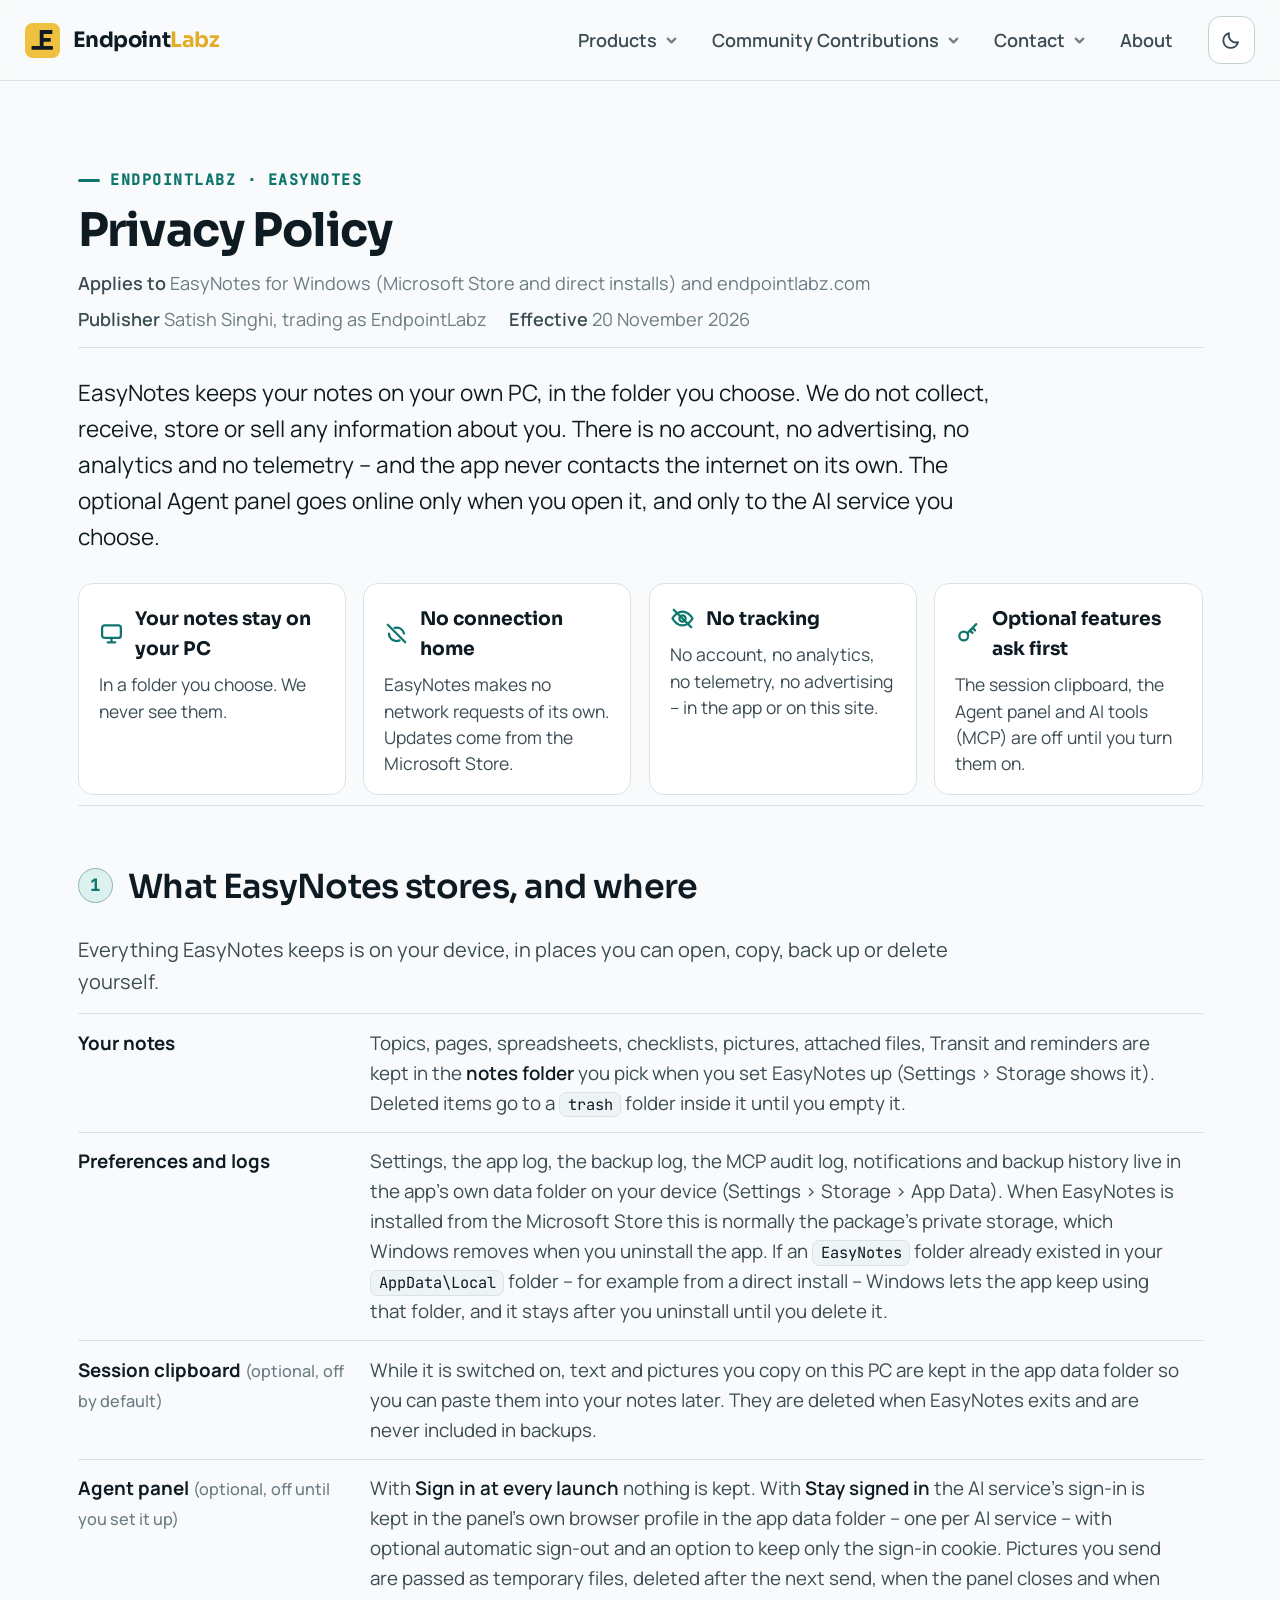
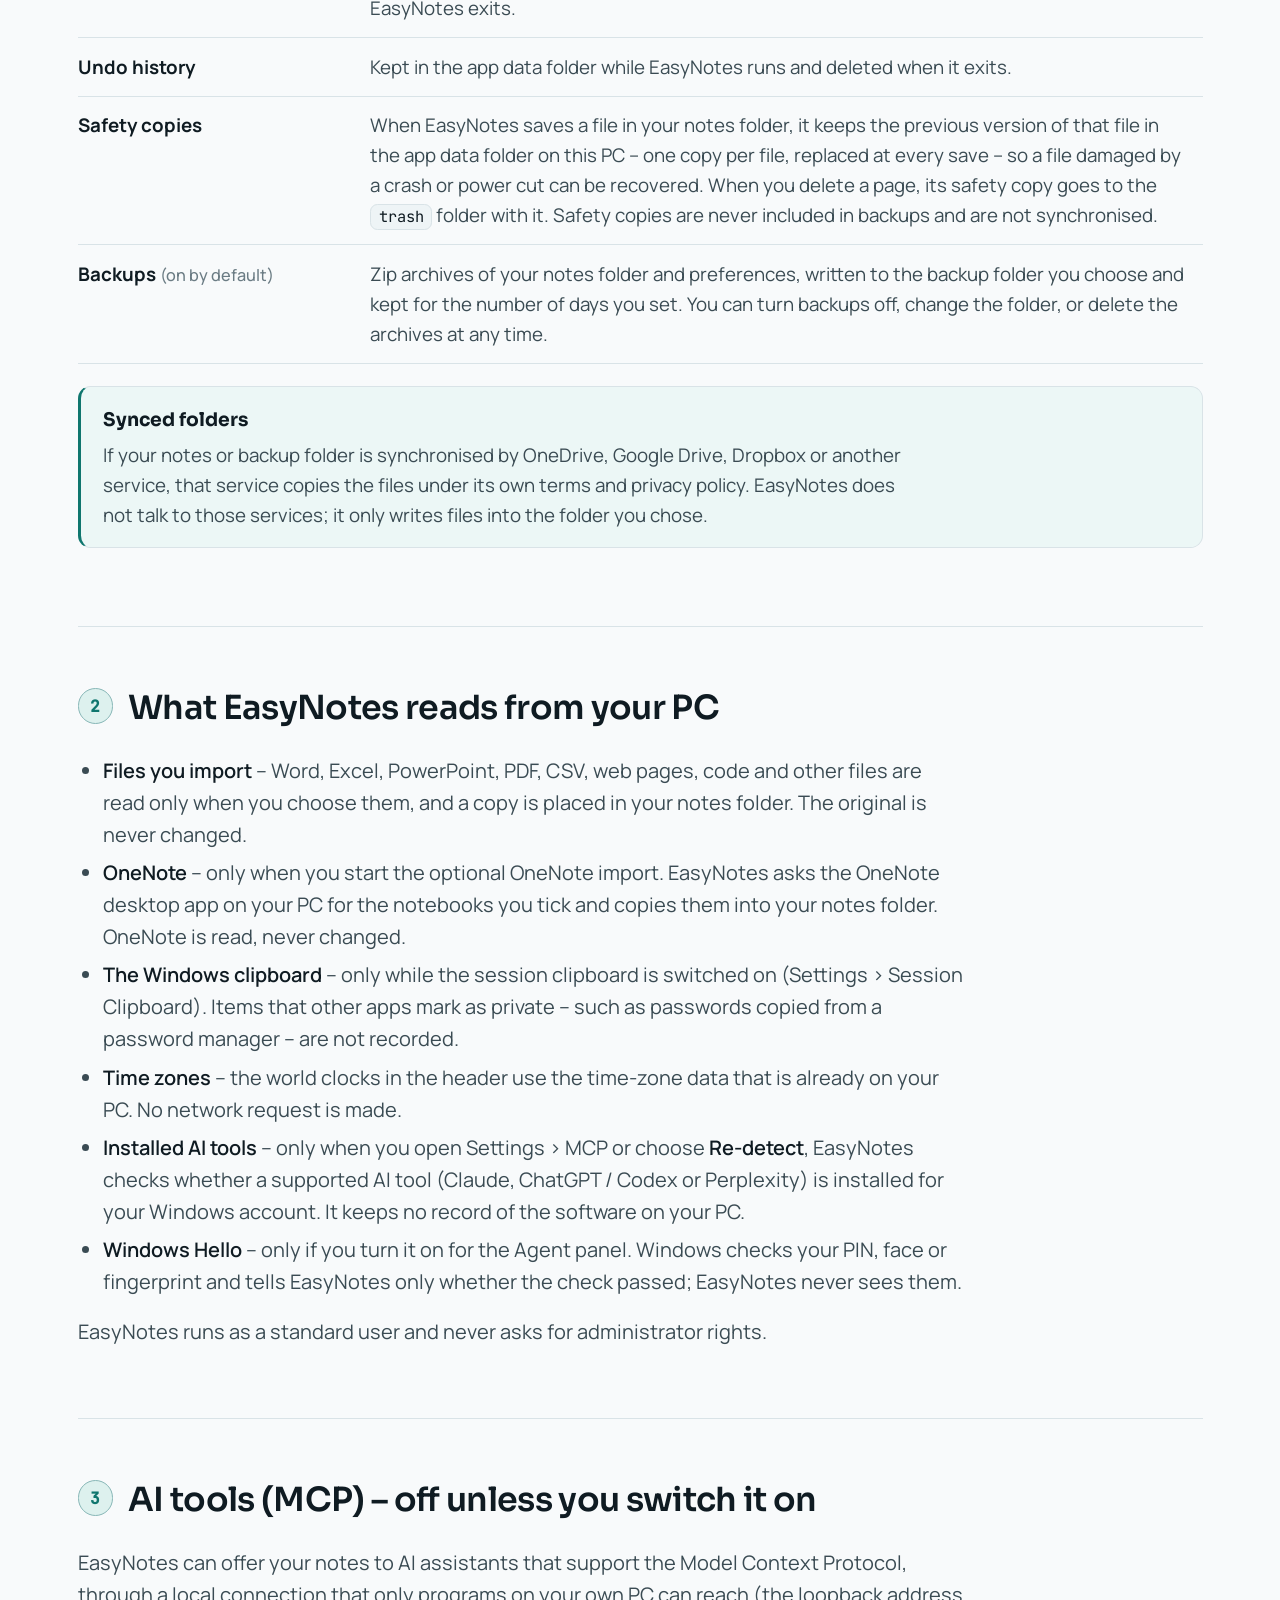
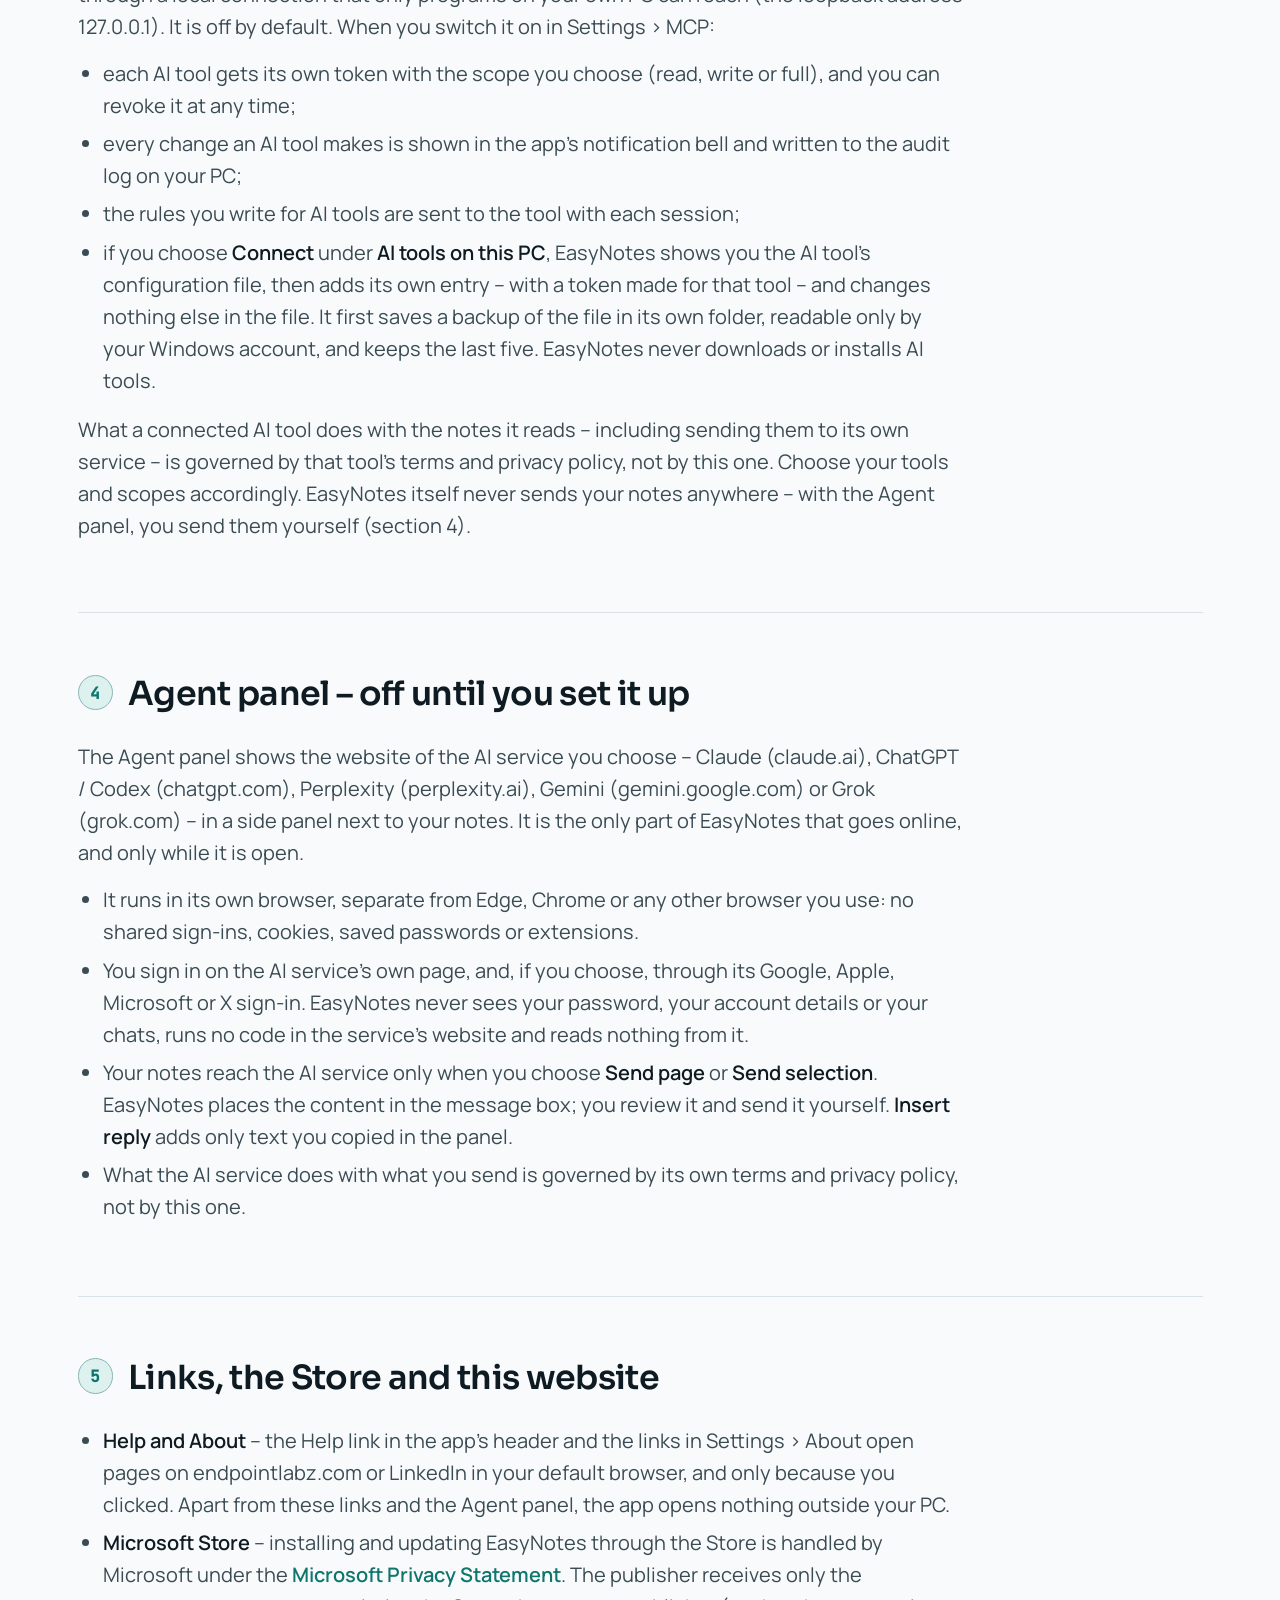
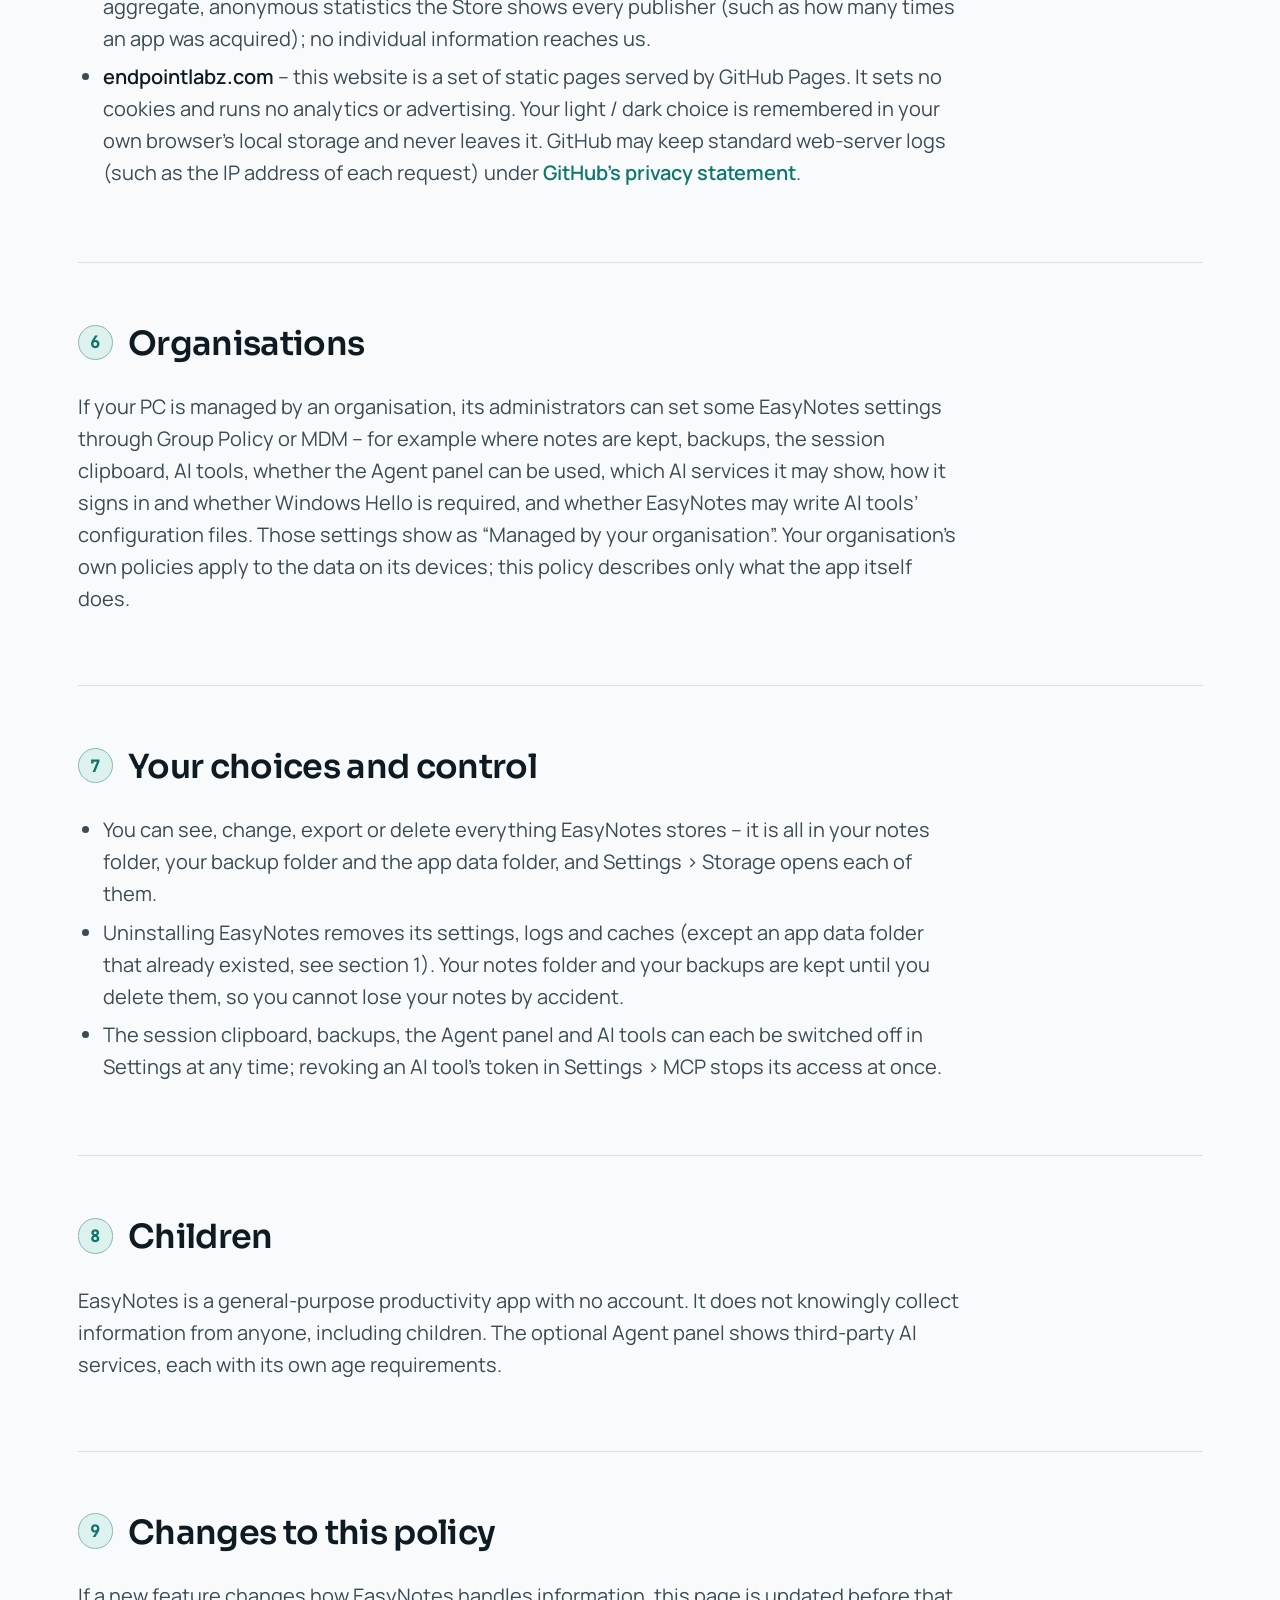
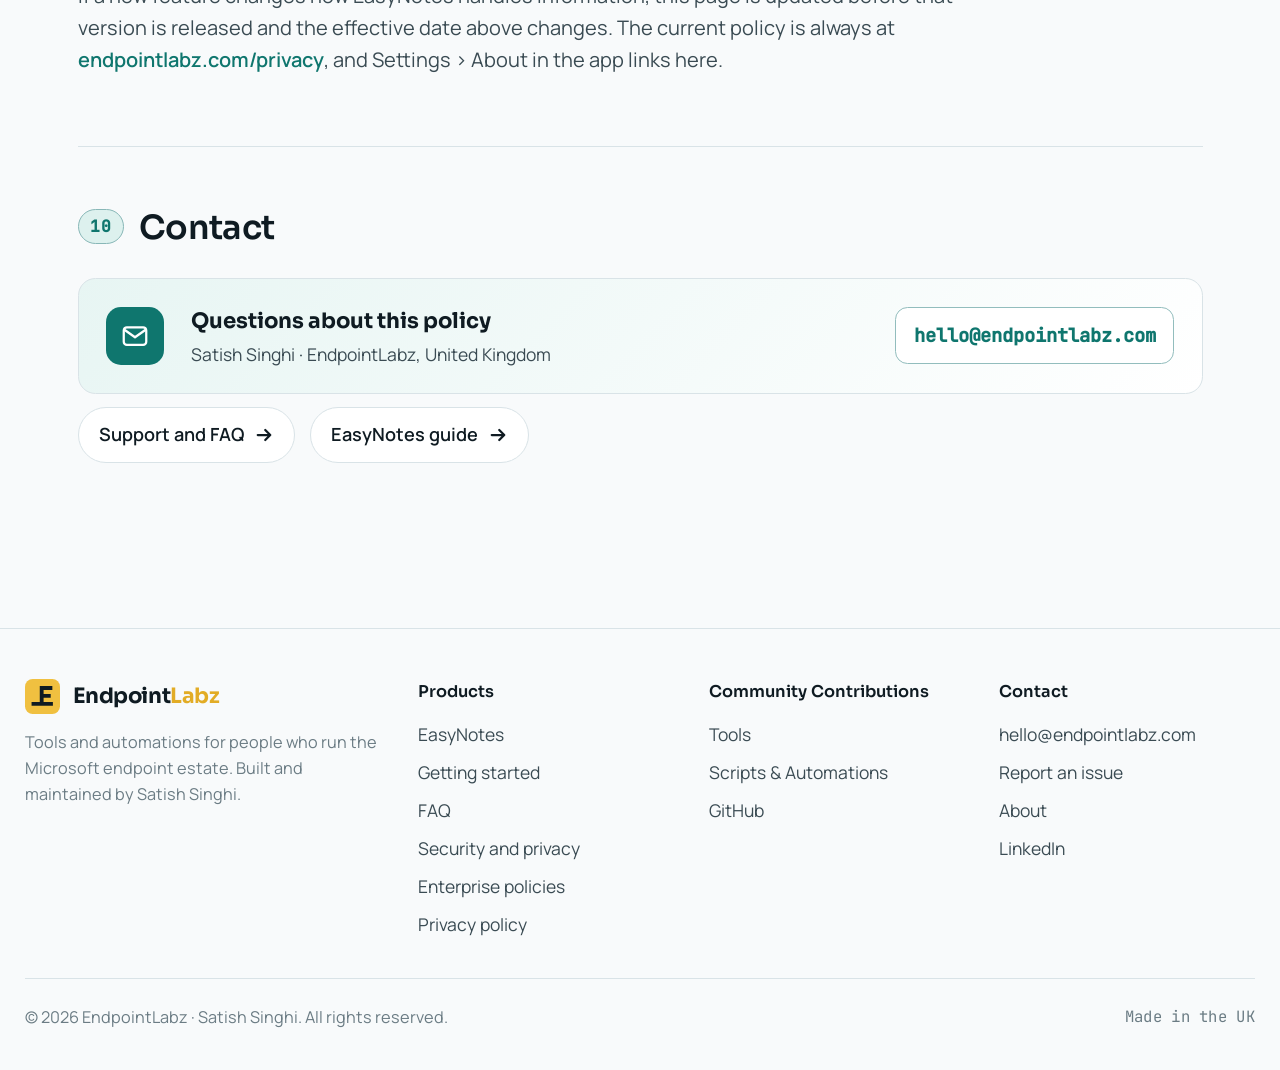
<file: privacy/index.html>
<!doctype html>
<html lang="en">
<head>
<meta charset="utf-8">
<meta http-equiv="Content-Security-Policy" content="default-src 'self'; script-src 'sha256-OVMMUtrQItykdWo3eCEGcj5r6veqcO5kff2ByimANLE='; style-src 'self' 'unsafe-inline'; img-src 'self' data:; font-src 'self'; media-src 'self'; connect-src 'none'; object-src 'none'; base-uri 'self'; form-action 'none'">
<meta name="referrer" content="strict-origin-when-cross-origin">
<link rel="canonical" href="https://endpointlabz.com/privacy/">
<meta name="viewport" content="width=device-width,initial-scale=1,viewport-fit=cover">
<meta name="description" content="EasyNotes privacy policy: your notes stay on your PC, no account, no analytics, no telemetry; what the app stores, what it reads, the optional Agent panel and AI tools, and how to contact the publisher.">
<!-- EndpointLabz - Privacy Policy (site v5.11, EasyNotes 1.0) · Author: Satish Singhi -->
<title>Privacy Policy · EndpointLabz</title>
<link rel="icon" type="image/png" href="[data-uri]">
<link rel="stylesheet" href="../assets/fonts/fonts.css">
<style>
/* EndpointLabz - EasyNotes page v5 · Author: Satish Singhi */
:root{
  --bg:#F8FAFB; --bg-2:#EEF4F6; --surface:#FFFFFF; --line:#D9E3E7; --line-2:#C2D0D6;
  --ink:#0F1B22; --ink-2:#3A4B53; --ink-3:#6B7C84;
  --teal:#0F766E; --teal-2:#0B5C56; --teal-soft:#DDF1EE; --teal-glow:rgba(15,118,110,.18);
  --gold:#F0C040; --gold-soft:#FBF0D3;
  --ocean-a:#0F3B78; --ocean-b:#1B5FBF; --ocean-soft:#EAF0FA; --amber:#FFB020;
  --hero-bg:linear-gradient(180deg,#EAF5F3 0%,#F8FAFB 70%);
  --blob-a:rgba(20,184,166,.22); --blob-b:rgba(212,160,23,.16); --blob-c:rgba(59,111,216,.14);
  /* ecosystem node colours: (ink, disc) */
  --n-endpoints:#0F766E; --n-endpoints-bg:#D7EFEB;
  --n-cloud:#2F6BD6;     --n-cloud-bg:#DFE9FB;
  --n-identity:#6B4FC7;  --n-identity-bg:#E9E3FA;
  --n-data:#4A5BA6;      --n-data-bg:#E2E6F5;
  --n-productivity:#B7791F; --n-productivity-bg:#FBF0D3;
  --n-connectivity:#0E7C9A; --n-connectivity-bg:#DBF1F6;
  --n-security:#C0483D;  --n-security-bg:#FBE3DF;
  --n-monitoring:#2F8A5B; --n-monitoring-bg:#DFF3E7;
  --shadow:0 1px 2px rgba(15,27,34,.05),0 12px 32px -12px rgba(15,27,34,.14);
  --r-s:8px; --r-m:14px; --r-l:22px;
  --ff-display:"Sora",ui-sans-serif,system-ui,"Segoe UI",sans-serif;
  --ff-body:"Manrope",ui-sans-serif,system-ui,"Segoe UI",sans-serif;
  --ff-mono:"JetBrains Mono",ui-monospace,"Cascadia Mono",Consolas,monospace;
  color-scheme:light;
}
@media (prefers-color-scheme:dark){:root:not([data-theme="light"]){
  --bg:#0B1418; --bg-2:#101B20; --surface:#131F25; --line:#22323A; --line-2:#2E4149;
  --ink:#E8EEF0; --ink-2:#B4C2C8; --ink-3:#7F929A;
  --teal:#2BB3A6; --teal-2:#5ED0C5; --teal-soft:#123B38; --teal-glow:rgba(43,179,166,.22);
  --gold:#E4B63A; --ocean-soft:#16263F;
  --gold-soft:#3A2F10; --hero-bg:linear-gradient(180deg,#0E1A1F 0%,#0B1418 70%);
  --blob-a:rgba(43,179,166,.18); --blob-b:rgba(228,182,58,.10); --blob-c:rgba(90,140,240,.12);
  --n-endpoints:#5ED0C5; --n-endpoints-bg:#123B38;
  --n-cloud:#7FA8F0;     --n-cloud-bg:#16263F;
  --n-identity:#B39CF2;  --n-identity-bg:#26203F;
  --n-data:#9EAAE6;      --n-data-bg:#1E2540;
  --n-productivity:#E4B63A; --n-productivity-bg:#3A2F10;
  --n-connectivity:#5FC8E0; --n-connectivity-bg:#0F3540;
  --n-security:#F08A7E;  --n-security-bg:#3F1F1B;
  --n-monitoring:#6FD39A; --n-monitoring-bg:#153A26;
  --shadow:0 1px 2px rgba(0,0,0,.3),0 12px 32px -12px rgba(0,0,0,.6);
  color-scheme:dark;
}}
:root[data-theme="dark"]{
  --bg:#0B1418; --bg-2:#101B20; --surface:#131F25; --line:#22323A; --line-2:#2E4149;
  --ink:#E8EEF0; --ink-2:#B4C2C8; --ink-3:#7F929A;
  --teal:#2BB3A6; --teal-2:#5ED0C5; --teal-soft:#123B38; --teal-glow:rgba(43,179,166,.22);
  --gold:#E4B63A; --ocean-soft:#16263F;
  --gold-soft:#3A2F10; --hero-bg:linear-gradient(180deg,#0E1A1F 0%,#0B1418 70%);
  --blob-a:rgba(43,179,166,.18); --blob-b:rgba(228,182,58,.10); --blob-c:rgba(90,140,240,.12);
  --n-endpoints:#5ED0C5; --n-endpoints-bg:#123B38;
  --n-cloud:#7FA8F0;     --n-cloud-bg:#16263F;
  --n-identity:#B39CF2;  --n-identity-bg:#26203F;
  --n-data:#9EAAE6;      --n-data-bg:#1E2540;
  --n-productivity:#E4B63A; --n-productivity-bg:#3A2F10;
  --n-connectivity:#5FC8E0; --n-connectivity-bg:#0F3540;
  --n-security:#F08A7E;  --n-security-bg:#3F1F1B;
  --n-monitoring:#6FD39A; --n-monitoring-bg:#153A26;
  --shadow:0 1px 2px rgba(0,0,0,.3),0 12px 32px -12px rgba(0,0,0,.6);
  color-scheme:dark;
}
*,*::before,*::after{box-sizing:border-box}
html{scroll-behavior:smooth}
[id]{scroll-margin-top:84px}
body{margin:0;background:var(--bg);color:var(--ink);font:400 16px/1.6 var(--ff-body);-webkit-font-smoothing:antialiased}
a{color:inherit;text-decoration:none}
a:focus-visible,button:focus-visible{outline:2px solid var(--teal);outline-offset:3px;border-radius:4px}
img,svg{max-width:100%;display:block}
h1,h2,h3,h4{font-family:var(--ff-display);margin:0;text-wrap:balance;letter-spacing:-.01em}
p{margin:0}
.wrap{width:min(1160px,100% - 40px);margin-inline:auto}
@media (max-width:640px){.wrap{width:calc(100% - 32px)}}
.mono{font-family:var(--ff-mono);font-size:12.5px;letter-spacing:.02em}

/* ---------- nav ---------- */
.nav{position:sticky;top:env(safe-area-inset-top,0px);z-index:40;backdrop-filter:saturate(1.4) blur(12px);background:color-mix(in srgb,var(--bg) 82%,transparent);border-bottom:1px solid var(--line)}
.nav .wrap{display:flex;align-items:center;gap:28px;height:64px}
.brand{display:flex;align-items:center;gap:10px;font-family:var(--ff-display);font-weight:700;font-size:17px;letter-spacing:-.02em}
.brand svg{width:28px;height:28px}
.brand span b{color:#E2AC25;font-weight:700}
:root[data-theme="dark"] .brand span b{color:#F0C040}
.nav-links{display:flex;gap:26px;margin-left:auto;font-weight:600;font-size:14.5px;color:var(--ink-2)}
.nav-links a{position:relative;padding:6px 0}
.nav-links a::after{content:"";position:absolute;left:0;right:100%;bottom:0;height:2px;background:var(--teal);transition:right .25s ease}
.nav-links a:hover::after{right:0}
.btn{display:inline-flex;align-items:center;gap:8px;padding:11px 18px;border-radius:999px;font-weight:700;font-size:14.5px;border:1px solid transparent;cursor:pointer;transition:transform .15s ease,background .2s,border-color .2s,box-shadow .2s;font-family:var(--ff-body)}
.btn:active{transform:translateY(1px)}
.btn-primary{background:var(--teal);color:#fff;box-shadow:0 6px 18px -6px var(--teal-glow)}
.btn-primary:hover{background:var(--teal-2)}
.btn-ghost{border-color:var(--line-2);color:var(--ink);background:var(--surface)}
.btn-ghost:hover{border-color:var(--teal);color:var(--teal)}
.btn-ocean{background:linear-gradient(90deg,var(--ocean-a),var(--ocean-b));color:#fff}
.btn-ocean:hover{filter:brightness(1.08)}
.nav .btn{padding:9px 16px}
.theme-btn{width:38px;height:38px;border-radius:10px;border:1px solid var(--line-2);background:var(--surface);color:var(--ink-2);display:grid;place-items:center;cursor:pointer;transition:border-color .2s,color .2s}
.theme-btn:hover{border-color:var(--teal);color:var(--teal)}
.theme-btn svg{width:17px;height:17px}
.theme-btn .sun{display:none}
:root[data-theme="dark"] .theme-btn .sun{display:block}:root[data-theme="dark"] .theme-btn .moon{display:none}
.menu-btn{display:none;margin-left:auto;background:none;border:1px solid var(--line-2);border-radius:10px;width:40px;height:40px;color:var(--ink);cursor:pointer}
@media (max-width:860px){
  .theme-btn{margin-left:auto}
  .menu-btn{margin-left:0}
  .nav-links{display:none;position:absolute;top:64px;left:0;right:0;flex-direction:column;gap:0;background:var(--surface);border-bottom:1px solid var(--line);padding:8px 20px 16px}
  .nav-links a{padding:12px 0;border-bottom:1px solid var(--line)}
  .nav-links a::after{display:none}
  .nav.open .nav-links{display:flex}
  .nav .btn-primary{display:none}
  .menu-btn{display:grid;place-items:center}
}


/* ---------- footer ---------- */
footer{padding-block:40px 32px;border-top:1px solid var(--line)}
footer .wrap{display:grid;grid-template-columns:1.4fr 1fr 1fr 1fr;gap:28px}
footer h5{font-family:var(--ff-display);font-size:13px;font-weight:600;margin:0 0 12px;color:var(--ink)}
footer ul{list-style:none;margin:0;padding:0;display:flex;flex-direction:column;gap:8px;font-size:14px;color:var(--ink-2)}
footer ul a:hover{color:var(--teal)}
footer .fine{color:var(--ink-3);font-size:13px;margin-top:12px;max-width:40ch}
footer .bottom{margin-top:32px;padding-top:20px;border-top:1px solid var(--line);display:flex;justify-content:space-between;gap:12px;flex-wrap:wrap;color:var(--ink-3);font-size:13px}
@media (max-width:760px){footer .wrap{grid-template-columns:1fr 1fr}}


.dd{position:relative}
.dd-t{display:inline-flex;align-items:center;gap:6px}
.dd-t .chev{width:12px;height:12px;transition:transform .2s ease;opacity:.7}
.dd-m{position:absolute;top:calc(100% + 10px);left:-14px;min-width:260px;padding:8px;border-radius:14px;background:var(--surface);border:1px solid var(--line);box-shadow:var(--shadow);display:flex;flex-direction:column;gap:2px;opacity:0;visibility:hidden;transform:translateY(-6px);transition:opacity .18s ease,transform .18s ease,visibility 0s linear .18s;z-index:50}
.dd-m::before{content:"";position:absolute;left:0;right:0;top:-12px;height:12px}
.dd:hover .dd-m,.dd:focus-within .dd-m{opacity:1;visibility:visible;transform:none;transition:opacity .18s ease,transform .18s ease}
.dd:hover .chev,.dd:focus-within .chev{transform:rotate(180deg)}
.dd-m a{display:flex;align-items:center;gap:12px;padding:10px 12px;border-radius:10px;color:var(--ink)}
.dd-m a::after{display:none}
.dd-m a:hover,.dd-m a:focus-visible{background:var(--bg-2)}
.dd-m b{display:block;font-weight:700;font-size:14.5px}
.dd-m small{display:block;font-weight:500;font-size:12.5px;color:var(--ink-3);margin-top:1px}
.dd-ic{width:34px;height:34px;border-radius:10px;display:grid;place-items:center;flex:none}
.dd-ic svg{width:18px;height:18px}
.dd-ic.en{background:var(--ocean-soft);color:var(--ocean-b)}
.dd-ic.tl{background:var(--teal-soft);color:var(--teal)}
.dd-ic.sc{background:var(--gold-soft);color:#9A6B00}
:root[data-theme="dark"] .dd-ic.sc{color:var(--gold)}
@media (max-width:860px){
  .nav-links{align-items:stretch}
  .dd{width:100%}
  .dd-t{width:100%;justify-content:space-between;padding:12px 0;border-bottom:1px solid var(--line)}
  .dd-t .chev{display:none}
  .dd-m{position:static;opacity:1;visibility:visible;transform:none;box-shadow:none;border:0;background:none;padding:4px 0 6px 10px;min-width:0}
  .dd-m::before{display:none}
  .dd-m a{border-bottom:0;padding:8px 6px}
}
/* ---------- v18: support pop-over, app logo ---------- */
.sup{position:relative;display:flex;align-items:center}
.sup-t{font:inherit;color:inherit;background:none;border:0;padding:6px 0;cursor:pointer;display:inline-flex;align-items:center;gap:6px;position:relative}
.sup-t .chev{width:12px;height:12px;transition:transform .2s ease;opacity:.7}
.sup-t[aria-expanded="true"] .chev{transform:rotate(180deg)}
.sup-pop{position:absolute;top:calc(100% + 10px);left:50%;transform:translateX(-50%);width:max-content;min-width:280px;padding:14px 14px 12px;border-radius:14px;background:var(--surface);border:1px solid var(--line);box-shadow:var(--shadow);z-index:60;text-align:left}
.sup-pop[hidden]{display:none}
.sup-h{font-size:12.5px;font-weight:700;letter-spacing:.06em;text-transform:uppercase;color:var(--ink-3)}
.sup-row{display:flex;align-items:center;gap:10px;margin-top:8px;padding:8px 8px 8px 12px;border:1px solid var(--line);border-radius:10px;background:var(--bg-2)}
.sup-mail{font-weight:700;font-size:15px;color:var(--ink);user-select:all;white-space:nowrap}
.sup-copy{margin-left:auto;width:34px;height:34px;border-radius:9px;border:1px solid var(--line);background:var(--surface);color:var(--ink-2);display:grid;place-items:center;cursor:pointer;flex:none}
.sup-copy:hover,.sup-copy:focus-visible{color:var(--teal);border-color:var(--teal)}
.sup-copy svg{width:17px;height:17px}
.sup-copy .ok{display:none;color:var(--teal)}
.sup-copy.done .cp{display:none}
.sup-copy.done .ok{display:block}
.sup-note{font-size:12.5px;color:var(--ink-3);margin-top:8px;min-height:1.2em}
.en-logo{width:40px;height:40px;flex:none}
@media (min-width:861px){.dd.dd-x .dd-m{opacity:0!important;visibility:hidden!important}.dd.dd-x .chev{transform:none!important}}
.dd-ic.en{background:none}
.dd-ic img{width:30px;height:30px}
@media (max-width:860px){
  .sup{width:100%;flex-direction:column;align-items:stretch}
  .sup-t{width:100%;justify-content:space-between;padding:12px 0;border-bottom:1px solid var(--line)}
  .sup-pop{position:static;transform:none;width:auto;min-width:0;margin:8px 0 6px;box-shadow:none}
  .sup-mail{white-space:normal;word-break:break-all}
}

/* ---------- v20: hero outcomes - what every solution raises / reduces (option H) ---------- */
.outcomes{margin-top:24px;max-width:580px}
.opt{display:block;position:relative}
.sr{position:absolute;width:1px;height:1px;overflow:hidden;clip:rect(0 0 0 0);white-space:nowrap}
.opt ul{list-style:none;margin:0;padding:0}
.opt .ic{width:26px;height:26px;border-radius:8px;display:grid;place-items:center;flex:none}
.opt .ic svg{width:15px;height:15px}
.opt .ar svg{width:14px;height:14px;display:block}
.opt .up .ar{animation:bobU 2.4s ease-in-out infinite;animation-delay:calc(var(--i)*.2s)}
.opt .down .ar{animation:bobD 2.4s ease-in-out infinite;animation-delay:calc(var(--i)*.2s)}
@keyframes bobU{0%,100%{transform:translateY(1.5px)}50%{transform:translateY(-2.5px)}}
@keyframes bobD{0%,100%{transform:translateY(-1.5px)}50%{transform:translateY(2.5px)}}
@keyframes rise{from{opacity:0;transform:translateY(8px)}to{opacity:1;transform:none}}
@keyframes draw{to{stroke-dashoffset:0}}
:root{--upc:#0F766E;--upc2:#14B8A6;--ups:#DDF1EE;--dnc:#1B5FBF;--dnc2:#3B82F6;--dns:#EAF0FA}
:root[data-theme="dark"]{--upc:#2BB3A6;--upc2:#5ED0C5;--ups:#123B38;--dnc:#7FA8F0;--dnc2:#3B82F6;--dns:#16263F}
/* H - momentum cards */
.oh-grid{display:grid;grid-template-columns:1.15fr 1fr;gap:12px}
.oh-card{position:relative;overflow:hidden;border-radius:18px;padding:16px 14px 12px;color:#fff;box-shadow:0 22px 44px -22px rgba(15,27,34,.55)}
.oh-card.up{background:linear-gradient(135deg,#0B5C56 0%,#0F766E 55%,#14B8A6 130%)}
.oh-card.down{background:linear-gradient(135deg,#0F3B78 0%,#1B5FBF 60%,#3B82F6 130%)}
.oh-big{position:absolute;right:-18px;bottom:-22px;width:150px;height:150px;color:#fff;opacity:.10;pointer-events:none}
.oh-big svg{width:100%;height:100%;display:block}
.oh-card.up .oh-big{animation:floatU 3.2s ease-in-out infinite} .oh-card.down .oh-big{animation:floatD 3.2s ease-in-out infinite}
@keyframes floatU{0%,100%{transform:translateY(4px)}50%{transform:translateY(-6px)}}
@keyframes floatD{0%,100%{transform:translateY(-4px)}50%{transform:translateY(6px)}}
.oh-shine{position:absolute;inset:-40% -60%;background:linear-gradient(115deg,transparent 40%,rgba(255,255,255,.14) 50%,transparent 60%);transform:translateX(-60%);animation:shine 5s ease-in-out 1.2s infinite;pointer-events:none}
@keyframes shine{0%{transform:translateX(-60%)}35%,100%{transform:translateX(60%)}}
.oh-card ul{position:relative}
.oh-card li{display:flex;align-items:center;gap:10px;padding:6px 0;font-weight:600;font-size:14px;border-top:1px solid rgba(255,255,255,.14);animation:rise .5s cubic-bezier(.2,.7,.2,1) both;animation-delay:calc(.25s + var(--i)*.08s)}
.oh-card li:first-child{border-top:0;padding-top:0}
.oh-card li span{flex:1}
.oh-card .ic{background:rgba(255,255,255,.16);color:#fff}
.oh-card .ar{color:#fff;opacity:.9}
@media (max-width:560px){.oh-grid{grid-template-columns:1fr}}
@media (prefers-reduced-motion:reduce){.opt *{animation:none!important}}


/* ---------- EasyNotes page (v1) ---------- */
body{overflow-x:hidden}
.en-hero{position:relative;overflow:hidden;padding-block:64px 56px;background:var(--hero-bg);border-bottom:1px solid var(--line)}
.en-hero::before{content:"";position:absolute;width:560px;height:560px;right:-160px;top:-200px;border-radius:50%;filter:blur(70px);background:radial-gradient(circle,var(--blob-c),transparent 65%);pointer-events:none}
.en-hero .wrap{position:relative;display:grid;grid-template-columns:minmax(0,.9fr) minmax(0,1.1fr);gap:52px;align-items:center}
.crumbs{font-size:13px;color:var(--ink-3);display:flex;gap:8px;align-items:center}
.crumbs a:hover{color:var(--teal)}
.en-title{display:flex;align-items:center;gap:16px;margin-top:18px}
.en-title svg,.en-title .app-logo{width:60px;height:60px;flex:none;filter:drop-shadow(0 8px 18px rgba(15,59,120,.28))}
.en-title h1{font-size:clamp(40px,calc(5vw / var(--zf)),60px);line-height:1;font-weight:700;letter-spacing:-.03em}
.tagline{font-family:"Caveat",cursive;font-size:30px;color:var(--ocean-b);margin-top:10px;line-height:1.1}
:root[data-theme="dark"] .tagline{color:#8DB6F5}
.en-hero .lead{margin-top:18px;font-size:17.5px;line-height:1.62;color:var(--ink-2);max-width:54ch}
.pillrow{display:flex;flex-wrap:wrap;gap:8px;margin-top:18px}
.pillrow span{font-size:12.5px;font-weight:700;padding:6px 11px;border-radius:999px;background:var(--surface);border:1px solid var(--line);color:var(--ink-2)}
.hero-cta{display:flex;flex-wrap:wrap;gap:12px;margin-top:30px;align-items:center}
.win-glyph{width:19px;height:19px;flex:none}
/* v5.12: the official Microsoft Store badge (unmodified artwork, self-hosted) + the Store app deep link */
.ms-badge{display:inline-flex;line-height:0;border-radius:6px;flex:none}
.ms-badge img{height:48px;width:auto}
.ms-badge .b-on-dark{display:none}
:root[data-theme="dark"] .ms-badge .b-on-light{display:none}
:root[data-theme="dark"] .ms-badge .b-on-dark{display:inline}
.ms-badge:focus-visible{outline:2px solid var(--teal);outline-offset:3px}
.store-app-link{font-size:13.5px;font-weight:600;color:var(--ink-2);text-decoration:underline;text-underline-offset:3px}
.store-app-link:hover{color:var(--teal)}
.inst-card{border:1px solid var(--line);border-left:4px solid var(--teal);border-radius:14px;padding:22px 24px;background:var(--surface);margin:18px 0 22px;display:flex;flex-direction:column;gap:10px}
.inst-card h3{font-size:22px;font-weight:600}
.inst-card p{margin:0}
.inst-card .badge-row{display:flex;flex-wrap:wrap;align-items:center;gap:16px;margin:6px 0 2px}
.get .get-cta{display:flex;flex-direction:row;flex-wrap:wrap;align-items:center;gap:14px}
.hero-cta .ms-badge img{height:40px}
@media (max-width:600px){.hero-cta .ms-badge img{height:44px}}
.store-btn{display:inline-flex;align-items:center;gap:11px;padding:9px 18px 9px 14px;border-radius:12px;background:#111;color:#fff;border:1px solid #111;font-weight:700;line-height:1.05;transition:transform .15s,box-shadow .2s}
:root[data-theme="dark"] .store-btn{background:#F4F7F8;color:#0B1418;border-color:#F4F7F8}
.store-btn svg{width:26px;height:26px}
.store-btn small{display:block;font-size:10.5px;font-weight:600;opacity:.8;letter-spacing:.02em}
.store-btn span{font-size:16px}
.store-btn.big{padding:12px 22px 12px 16px}
.store-btn.big svg{width:30px;height:30px}
.store-btn.is-placeholder{cursor:not-allowed;position:relative}
.doc .store-btn{color:#fff}
:root[data-theme="dark"] .doc .store-btn{color:#0B1418}
.store-btn.is-placeholder::after{content:"Soon";position:absolute;top:-8px;right:-8px;font-size:10px;font-weight:800;padding:3px 7px;border-radius:999px;background:var(--gold);color:#3A2A00;letter-spacing:.04em}
.ph-note{display:block;font-size:12.5px;color:var(--ink-3);margin-top:8px}
.btn-play svg{width:15px;height:15px}
.hero-shot{position:relative;border-radius:14px;overflow:hidden;border:1px solid var(--line);box-shadow:0 30px 70px -30px rgba(15,59,120,.55);background:var(--surface)}
.hero-shot img{width:100%;height:auto}
.only-dark{display:none!important}
:root[data-theme="dark"] .only-dark{display:block!important}
:root[data-theme="dark"] .only-light{display:none!important}
.facts{border-bottom:1px solid var(--line);background:var(--bg-2)}
.facts .wrap{display:grid;grid-template-columns:repeat(4,1fr)}
.facts div{padding:18px 18px 18px 0;border-left:1px solid var(--line);padding-left:18px}
.facts div:first-child{border-left:0;padding-left:0}
.facts b{display:block;font-family:var(--ff-display);font-size:15px}
.facts span{display:block;font-size:13.5px;line-height:1.45;margin-top:3px;color:var(--ink-3)}
/* docs body */
.docs .wrap{display:grid;grid-template-columns:272px minmax(0,1fr);gap:48px;padding-block:24px 80px}
/* v5.1 (Prompt 443): the section index - larger type, roomy rows, a card on its own surface, sub-sections only for the section
   you are in, the current item marked with a pill + accent bar, and the index scrolls itself to keep it in view */
.toc{position:sticky;top:88px;align-self:start;max-height:calc(calc(100vh / var(--zf)) - 108px);overflow:auto;overscroll-behavior:contain;
  margin-top:18px;padding:16px 12px 18px;font-size:15px;line-height:1.35;background:var(--surface);border:1px solid var(--line);
  border-radius:16px;box-shadow:0 18px 40px -30px rgba(15,59,120,.35);scrollbar-width:thin;scrollbar-color:var(--line-2) transparent}
.toc::-webkit-scrollbar{width:6px}.toc::-webkit-scrollbar-thumb{background:var(--line-2);border-radius:6px}.toc::-webkit-scrollbar-track{background:transparent}
.toc ul{list-style:none;margin:0;padding:0}
.toc li.grp{font-family:var(--ff-mono);font-size:11.5px;font-weight:600;letter-spacing:.1em;text-transform:uppercase;color:var(--teal);
  margin:20px 10px 8px;padding-top:16px;border-top:1px solid var(--line)}
.toc li.grp:first-child{margin-top:2px;padding-top:0;border-top:0}
.toc a{position:relative;display:block;padding:8px 12px;border-radius:10px;color:var(--ink-2);font-weight:600;text-decoration:none;
  transition:color .15s,background .15s}
.toc a:hover{color:var(--ink);background:var(--bg-2)}
.toc a:focus-visible{outline:2px solid var(--teal);outline-offset:1px}
.toc a.in{color:var(--ink)}
.toc a.on{color:var(--teal-2);background:var(--teal-soft)}
.toc a.on::before{content:"";position:absolute;left:0;top:8px;bottom:8px;width:3px;border-radius:3px;background:var(--teal)}
.toc ul ul{margin:2px 0 6px 14px;padding-left:10px;border-left:2px solid var(--line);display:none}
.toc li.open>ul{display:block}
.toc ul ul a{padding:6px 10px;font-size:14px;font-weight:500;color:var(--ink-3)}
.toc ul ul a:hover{color:var(--ink)}
.toc ul ul a.on{color:var(--teal-2);font-weight:600}
.toc-btn{display:none}
.doc{min-width:0}
.doc-sec{padding-block:44px;border-top:1px solid var(--line);scroll-margin-top:76px}
.doc-sec:first-child{border-top:0;padding-top:22px}
.kicker{font-family:var(--ff-mono);font-size:11.5px;letter-spacing:.1em;text-transform:uppercase;color:var(--teal);margin-bottom:8px}
.doc h2{font-size:clamp(26px,calc(2.6vw / var(--zf)),32px);font-weight:600;letter-spacing:-.02em;margin-bottom:16px}
.doc .h3{font-size:19px;font-weight:600;margin:30px 0 10px;scroll-margin-top:76px}
.doc h4{font-family:var(--ff-display);font-size:15px;font-weight:600;margin-bottom:8px}
.doc p{color:var(--ink-2);max-width:74ch;margin-bottom:12px}
.doc p.small{font-size:14px;color:var(--ink-3)}
.doc a{color:var(--teal);font-weight:600}
.doc code,.doc kbd{font-family:var(--ff-mono);font-size:.82em}
.doc code{background:var(--bg-2);border:1px solid var(--line);border-radius:6px;padding:1px 6px;color:var(--ink);word-break:break-word}
kbd{display:inline-block;min-width:22px;text-align:center;font-family:var(--ff-mono);font-size:12px;line-height:1;padding:4px 6px;border-radius:6px;border:1px solid var(--line-2);border-bottom-width:2px;background:var(--surface);color:var(--ink)}
.doc ul,.doc ol{color:var(--ink-2);max-width:74ch;padding-left:20px;margin:0 0 14px}
.doc li{margin:5px 0}
.doc em{font-style:normal;font-weight:600;color:var(--ink)}
ul.ticks,ul.dash{list-style:none;padding-left:0}
ul.ticks li,ul.dash li{position:relative;padding-left:24px}
ul.ticks li::before{content:"";position:absolute;left:2px;top:.55em;width:11px;height:6px;border-left:2px solid var(--teal);border-bottom:2px solid var(--teal);transform:rotate(-45deg)}
ul.dash li::before{content:"";position:absolute;left:3px;top:.8em;width:10px;height:2px;background:var(--gold)}
ol.steps{counter-reset:s;list-style:none;padding-left:0}
ol.steps li{counter-increment:s;position:relative;padding-left:40px;margin:10px 0}
ol.steps li::before{content:counter(s);position:absolute;left:0;top:1px;width:26px;height:26px;border-radius:50%;background:var(--ocean-soft);color:var(--ocean-b);font:700 13px/26px var(--ff-display);text-align:center}
:root[data-theme="dark"] ol.steps li::before{color:#8DB6F5}
.glance{display:grid;grid-template-columns:repeat(5,minmax(0,1fr));gap:12px;margin:22px 0 6px}
.glance div{border:1px solid var(--line);border-radius:12px;padding:14px;background:var(--surface)}
.glance b{display:block;font-family:var(--ff-display);font-size:15px}
.glance span{font-size:13.5px;color:var(--ink-3);line-height:1.45;display:block;margin-top:4px}
table.spec{width:100%;border-collapse:collapse;margin:8px 0 18px;font-size:15px}
table.spec th,table.spec td{text-align:left;vertical-align:top;padding:11px 14px 11px 0;border-bottom:1px solid var(--line)}
table.spec th{width:30%;font-weight:700;color:var(--ink);padding-right:18px}
table.spec th em{font-weight:500;color:var(--ink-3);font-style:normal;font-size:13px}
table.spec td{color:var(--ink-2)}
table.spec tr:first-child th,table.spec tr:first-child td{border-top:1px solid var(--line)}
table.map th{width:22%}
table.keys th{width:38%;white-space:nowrap}
.callout{border:1px solid var(--line);border-left:3px solid var(--teal);background:color-mix(in srgb,var(--teal-soft) 55%,var(--surface));border-radius:10px;padding:14px 18px;margin:18px 0}
.callout.ok{border-left-color:#2F8A5B;background:color-mix(in srgb,#DFF3E7 55%,var(--surface))}
:root[data-theme="dark"] .callout.ok{background:color-mix(in srgb,#153A26 60%,var(--surface))}
.callout b{display:block;font-family:var(--ff-display);font-size:15px;margin-bottom:4px;color:var(--ink)}
.callout p{margin:0;font-size:15px}
.install{display:grid;grid-template-columns:repeat(2,minmax(0,1fr));gap:16px;margin:18px 0 8px}
.inst-card{border:1px solid var(--line);border-radius:14px;padding:22px;background:var(--surface);display:flex;flex-direction:column;gap:10px}
.inst-card h3{font-size:20px;font-weight:600}
.inst-card p{margin:0;font-size:15px}
.inst-kind{font-family:var(--ff-mono);font-size:11px;letter-spacing:.08em;text-transform:uppercase;color:var(--teal)}
.inst-card .store-btn{align-self:flex-start;margin-top:6px}
.code{position:relative;max-width:100%;margin:10px 0 14px;border-radius:10px;background:#0E1A1F;border:1px solid #1E3038}
.code pre{margin:0;padding:14px 76px 14px 16px;overflow-x:auto;font-family:var(--ff-mono);font-size:12.8px;line-height:1.7;color:#CFE6E2}
.code .c-p{color:#5E7F87}.code .c-h{color:#F0C040}.code .c-k{color:#7FE0D4}.code .c-s{color:#F2C58A}
.code .copy{position:absolute;top:8px;right:8px;font:700 11.5px var(--ff-body);color:#CFE6E2;background:#17282F;border:1px solid #2A4049;border-radius:7px;padding:5px 9px;cursor:pointer}
.code .copy:hover{border-color:#7FE0D4;color:#fff}
.rules{border:1px dashed var(--line-2);border-radius:10px;padding:12px 16px;background:var(--surface);margin:8px 0 12px;position:relative}
/* v5.8: the rules are an example (Prompt 477); the any-client MCP guide (Prompts 478-480); the intro cards (Prompt 473) */
.rules-tag{position:absolute;top:-10px;right:14px;font:600 10.5px var(--ff-mono);letter-spacing:.1em;text-transform:uppercase;color:var(--teal);background:var(--surface);border:1px solid var(--line-2);border-radius:999px;padding:3px 9px}
.mcp-note{border:1px solid var(--line);border-left:4px solid var(--teal);border-radius:12px;padding:14px 18px;background:var(--teal-soft);color:var(--ink-2);margin:14px 0 6px;max-width:74ch;line-height:1.55}
.mcp-note b{color:var(--ink)}
.doc h4{margin-top:18px}
.glance a{display:block;border:1px solid var(--line);border-radius:12px;padding:14px;background:var(--surface);text-decoration:none;color:inherit;font-weight:400;transition:border-color .2s,transform .2s}
.glance a:hover,.glance a:focus-visible{border-color:var(--teal);transform:translateY(-1px)}
.glance a b{display:block;font-family:var(--ff-display);font-size:15px;color:var(--ink)}
.glance a b::after{content:" \2192";color:var(--teal)}
.glance a span{font-size:13.5px;color:var(--ink-3);line-height:1.45;display:block;margin-top:4px}
.glance .g-soon .win-glyph{width:28px;height:28px;color:var(--teal);margin-top:6px}
.rules p{margin:3px 0;font-family:var(--ff-mono);font-size:13px;color:var(--ink)}
/* v5: the MCP function table and the install 'coming soon' card */
.tbl-scroll{overflow-x:auto;margin:10px 0 18px;border:1px solid var(--line);border-radius:12px}
table.mcp-tools{width:100%;border-collapse:collapse;font-size:14.5px}
table.mcp-clients{width:100%;border-collapse:collapse;font-size:14.5px}
table.mcp-tools th,table.mcp-tools td{text-align:left;vertical-align:top;padding:9px 14px;border-bottom:1px solid var(--line)}
table.mcp-clients th,table.mcp-clients td{text-align:left;vertical-align:top;padding:9px 14px;border-bottom:1px solid var(--line)}
table.mcp-tools thead th{font-family:var(--ff-display);font-size:13px;letter-spacing:.02em;color:var(--ink);background:var(--surface)}
table.mcp-clients thead th{font-family:var(--ff-display);font-size:13px;letter-spacing:.02em;color:var(--ink);background:var(--surface)}
table.mcp-tools tr.grp th{font-family:var(--ff-mono);font-size:11px;letter-spacing:.08em;text-transform:uppercase;color:var(--teal);background:var(--surface);padding-top:14px}
table.mcp-tools td:first-child{white-space:nowrap;width:1%}
table.mcp-tools td code{font-size:13px}
table.mcp-clients td code{font-size:12.5px}
.code.wrapcode pre{white-space:pre-wrap;word-break:break-word;padding-right:84px}
table.mcp-tools td{color:var(--ink-2)}
table.mcp-clients td{color:var(--ink-2)}
table.mcp-tools tbody tr:last-child td{border-bottom:0}
table.mcp-clients tbody tr:last-child td{border-bottom:0}
.soon-card{border:1px solid var(--line);border-left:4px solid var(--teal);border-radius:14px;padding:22px 24px;background:var(--surface);margin:18px 0 22px;display:flex;flex-direction:column;gap:8px}
.soon-card h3{font-size:22px;font-weight:600}
.soon-card p{margin:0}
.soon{display:inline-flex;align-items:center;gap:8px;padding:10px 18px;border-radius:12px;border:1px dashed var(--teal);color:var(--teal);font-weight:700;font-size:15px}
details.tools{border:1px solid var(--line);border-radius:10px;padding:0 16px;margin:14px 0;background:var(--surface)}
details.tools summary{cursor:pointer;padding:12px 0;font-weight:700;color:var(--ink)}
details.tools p{font-family:var(--ff-mono);font-size:12.5px;line-height:1.75}
details.tools b{font-family:var(--ff-body);font-size:13px;display:block;color:var(--ink)}
.two{display:grid;grid-template-columns:repeat(2,minmax(0,1fr));gap:18px;margin:12px 0}
.two>div{border:1px solid var(--line);border-radius:12px;padding:16px 18px;background:var(--surface)}
.fgrid{display:grid;grid-template-columns:repeat(3,1fr);gap:12px;margin-top:8px}
.fgrid div{border:1px solid var(--line);border-radius:12px;padding:16px;background:var(--surface);display:flex;flex-direction:column;gap:6px}
.fgrid i{width:34px;height:34px;border-radius:10px;display:grid;place-items:center;background:var(--ocean-soft);color:var(--ocean-b)}
:root[data-theme="dark"] .fgrid i{color:#8DB6F5}
.fgrid i svg{width:19px;height:19px}
.fgrid b{font-family:var(--ff-display);font-size:15px;margin-top:4px}
.fgrid span{font-size:14px;color:var(--ink-3);line-height:1.5}
.ptypes{display:grid;grid-template-columns:repeat(3,1fr);gap:12px;margin:6px 0 4px}
.ptypes div{border:1px solid var(--line);border-top:3px solid var(--ocean-b);border-radius:10px;padding:14px;background:var(--surface)}
.ptypes b{font-family:var(--ff-display);display:block}
.ptypes span{font-size:14px;color:var(--ink-3);display:block;margin-top:4px;line-height:1.5}
.menus{display:grid;grid-template-columns:repeat(3,1fr);gap:12px;margin:8px 0 6px}
.menus>div{border:1px solid var(--line);border-radius:12px;padding:14px 16px;background:var(--surface)}
ul.menu{list-style:none;padding:0;margin:0;font-size:14px}
ul.menu li{padding:5px 0;border-bottom:1px solid var(--line);color:var(--ink)}
ul.menu li:last-child{border-bottom:0}
ul.menu small{display:block;color:var(--ink-3);font-size:12.5px}
/* figures */
figure.shot{margin:18px 0 22px;border:1px solid var(--line);border-radius:12px;overflow:hidden;background:var(--surface);box-shadow:var(--shadow)}
figure.shot img{width:100%;height:auto;cursor:zoom-in;background:#fff}
figure.shot.win{max-width:760px}
figure.shot.nat{width:fit-content;max-width:100%}
figure.shot.nat img{width:auto;max-width:100%}
figure.shot.win img{background:transparent}
figure.shot figcaption{font-size:13.5px;color:var(--ink-3);padding:10px 14px;border-top:1px solid var(--line);line-height:1.45}
.pair{display:grid;grid-template-columns:repeat(2,minmax(0,1fr));gap:16px;align-items:start}
.pair figure.shot,.gallery figure.shot{margin:8px 0 12px}
.gallery{display:grid;grid-template-columns:repeat(auto-fill,minmax(250px,1fr));gap:14px;margin:14px 0 8px;align-items:start}
.tuts{display:grid;grid-template-columns:repeat(2,minmax(0,1fr));gap:18px;margin:18px 0 6px}
figure.tut{margin:0;border:1px solid var(--line);border-radius:12px;overflow:hidden;background:var(--surface);box-shadow:var(--shadow)}
figure.tut video{display:block;width:100%;height:auto;aspect-ratio:4/3;background:#0B1418}
figure.tut figcaption{padding:12px 14px 14px;border-top:1px solid var(--line)}
figure.tut b{display:block;font-family:var(--ff-display);font-size:15px;color:var(--ink)}
figure.tut b small{font-family:var(--ff-mono);font-weight:500;font-size:11.5px;color:var(--ink-3);margin-left:6px}
figure.tut span{display:block;font-size:13.5px;color:var(--ink-3);line-height:1.5;margin-top:4px}
.ph-shot{aspect-ratio:4/3;display:grid;place-items:center;background:repeating-linear-gradient(135deg,var(--bg-2) 0 12px,var(--surface) 12px 24px);color:var(--ink-3);font-family:var(--ff-mono);font-size:12px}
.hdr-anno{position:relative;width:640px;max-width:100%;margin:10px 0 28px;border:1px solid var(--line);border-radius:12px;overflow:visible;background:var(--surface)}
.hdr-anno img{width:100%;height:auto;border-radius:11px 11px 0 0;cursor:zoom-in}
.ruler{position:relative;height:30px;border-top:1px solid var(--line)}
.ruler span{position:absolute;top:6px;transform:translateX(-50%);width:20px;height:20px;border-radius:50%;background:var(--teal);color:#fff;font:700 11px/20px var(--ff-display);text-align:center}
.ruler span::before{content:"";position:absolute;left:50%;top:-7px;width:1px;height:7px;background:var(--teal)}
ol.hdr-list{columns:2;column-gap:28px;padding-left:22px;margin-top:0}
ol.hdr-list li{break-inside:avoid;margin:0 0 6px}
.tabs{display:flex;flex-wrap:wrap;gap:6px;margin:16px 0 4px}
:root[data-theme="dark"] .toc a.on{color:#7FE3D6;background:rgba(43,179,166,.16)}
:root[data-theme="dark"] .toc{box-shadow:none}
.tabs button{font:700 13.5px var(--ff-body);padding:8px 14px;border-radius:999px;border:1px solid var(--line-2);background:var(--surface);color:var(--ink-2);cursor:pointer}
.tabs button[aria-selected="true"]{background:var(--teal);border-color:var(--teal);color:#fff}
.get{border-top:0}
.get-card{display:flex;align-items:center;justify-content:space-between;gap:28px;flex-wrap:wrap;border-radius:18px;padding:32px 34px;background:linear-gradient(120deg,var(--ocean-a),var(--ocean-b));color:#fff;box-shadow:0 30px 60px -30px rgba(15,59,120,.6)}
.get-card svg,.get-card .app-logo{width:54px;height:54px;margin-bottom:12px}
.get-card .app-logo{display:block}
.get-card h2{color:#fff;margin-bottom:6px}
.get-card p{color:#DCE8FB;margin:0}
.get-card .store-btn{background:#fff;color:#0F1B22;border-color:#fff}
.get-card .ph-note{color:#C7DBFF}
.get-cta{display:flex;flex-direction:column;align-items:flex-start}
.get-cta .btn-get{display:inline-flex;align-items:center;padding:12px 22px;border-radius:999px;background:#fff;color:#0F3B78;font-weight:700;text-decoration:none;border:1px solid #fff;transition:transform .2s}
.get-cta .btn-get:hover,.get-cta .btn-get:focus-visible{transform:translateY(-1px)}
/* lightbox and video */
.lb{position:fixed;inset:0;z-index:100;background:rgba(8,14,18,.86);display:none;align-items:center;justify-content:center;padding:28px}
.lb.open{display:flex}
.lb figure{margin:0;max-width:min(1400px,100%);max-height:100%;display:flex;flex-direction:column;align-items:center;gap:10px}
.lb img,.lb video{max-width:100%;max-height:calc(calc(100vh / var(--zf)) - 110px);border-radius:10px;box-shadow:0 30px 80px rgba(0,0,0,.5);background:#fff}
.lb video{background:#121A30}
.lb figcaption{color:#DCE6EA;font-size:14px;text-align:center;max-width:80ch}
/* v5.5 (Prompt 453): the film / tour controls sit under the video, never over it */
.lb-bar{display:none;width:min(1400px,100%);align-items:center;gap:14px}
.lb.vid .lb-bar{display:flex}
.lb-seek{flex:1;display:flex;align-items:center;gap:10px;min-width:0}
.lb-seek input{flex:1;min-width:0;height:4px;accent-color:#6CC8D8;cursor:pointer}
.lb-seek span{font-size:12.5px;color:#DCE6EA;font-variant-numeric:tabular-nums;white-space:nowrap}
.lb-btns{display:flex;gap:8px}
.lb .lb-btn{position:static;width:42px;height:42px;display:grid;place-items:center;font-size:0;background:linear-gradient(180deg,rgba(255,255,255,.18),rgba(255,255,255,.07));box-shadow:inset 0 1px 0 rgba(255,255,255,.18),0 10px 22px -12px rgba(0,0,0,.7)}
.lb .lb-btn:hover{background:linear-gradient(180deg,rgba(255,255,255,.26),rgba(255,255,255,.12))}
.lb .lb-btn svg{width:18px;height:18px}
/* v5.10: the sound button looks like the others when on - the icon shows the state (Prompt 483) */
.lb .lb-btn .ic-on,.lb .lb-btn .ic-pause{display:none}
.lb .lb-btn[aria-pressed="true"] .ic-on,.lb .lb-btn[data-playing="true"] .ic-pause{display:block}
.lb .lb-btn[aria-pressed="true"] .ic-off,.lb .lb-btn[data-playing="true"] .ic-play{display:none}
.lb img,.lb.vid video{max-height:calc(calc(100vh / var(--zf)) - 170px)}
.lb button{position:absolute;background:rgba(255,255,255,.12);border:1px solid rgba(255,255,255,.25);color:#fff;width:44px;height:44px;border-radius:50%;cursor:pointer;font-size:20px;line-height:1}
.lb button:hover{background:rgba(255,255,255,.22)}
.lb .x{top:18px;right:18px}.lb .prev{left:18px;top:50%}.lb .next{right:18px;top:50%}
@media (max-width:1020px){
  .en-hero .wrap{grid-template-columns:minmax(0,1fr)}
  .docs .wrap{grid-template-columns:minmax(0,1fr);gap:0}
  .toc{position:sticky;top:64px;z-index:30;max-height:none;overflow:visible;padding:10px 0;background:var(--bg);border-bottom:1px solid var(--line);margin:0 -20px;padding-inline:20px}
  .toc{border-radius:0;border-width:0 0 1px;box-shadow:none;margin-top:0}
  .toc>ul{display:none;max-height:calc(60vh / var(--zf));overflow:auto;padding:8px 0}
  .toc ul ul{display:block}
  .toc.open>ul{display:block}
  .toc-btn{display:flex;width:100%;justify-content:space-between;align-items:center;font:700 14px var(--ff-body);background:var(--surface);border:1px solid var(--line-2);border-radius:10px;padding:10px 14px;color:var(--ink);cursor:pointer}
  .glance{grid-template-columns:1fr 1fr}

  .fgrid,.menus,.ptypes{grid-template-columns:1fr 1fr}
}
@media (max-width:640px){
  table.mcp-tools thead{display:none}
  table.mcp-tools tr{display:block;border-bottom:1px solid var(--line)}
  table.mcp-tools td,table.mcp-tools th{display:block;border:0;width:auto}
  table.mcp-tools td:first-child{padding-bottom:2px}
  table.mcp-tools td:last-child{padding-top:2px}
  .facts .wrap{grid-template-columns:1fr 1fr}.facts div{border-left:0;padding-left:0}
  .install,.two,.pair,.glance,.fgrid,.menus,.ptypes,.tuts{grid-template-columns:minmax(0,1fr)}
  ol.hdr-list{columns:1}
  table.spec th{width:38%}
  table.keys th{white-space:normal}
  .toc{margin:0 -16px;padding-inline:16px}
  .get-card{padding:24px}
}

:root{--a-sheet:#FFFFFF;--a-line:#DCE5EA;--a-text:#C9D5DB;--a-text-2:#AFC0C8;--a-shadow:rgba(15,27,34,.10);--amber:#FFB020}
@media (prefers-color-scheme:dark){:root:not([data-theme="light"]){--a-sheet:#1A2930;--a-line:#2A3C44;--a-text:#34484F;--a-text-2:#44595F;--a-shadow:rgba(0,0,0,.35)}}
:root[data-theme="dark"]{--a-sheet:#1A2930;--a-line:#2A3C44;--a-text:#34484F;--a-text-2:#44595F;--a-shadow:rgba(0,0,0,.35)}
/* ================= the reel ================= */
.rl-reel{position:relative;border-bottom:1px solid var(--line);background:var(--bg-2);padding:22px 0 20px;overflow:hidden}
.rl-reel-view{position:relative;overflow:hidden;
  -webkit-mask-image:linear-gradient(90deg,transparent 0,#000 64px,#000 calc(100% - 64px),transparent 100%);
          mask-image:linear-gradient(90deg,transparent 0,#000 64px,#000 calc(100% - 64px),transparent 100%)}
.rl-reel-track{display:flex;gap:16px;width:max-content;padding:4px 0 6px;will-change:transform}
.rl-reel.rl-glide .rl-reel-track{animation:rl-reel-glide var(--reel-dur,90s) linear infinite}
.rl-reel.rl-glide:hover .rl-reel-track,.rl-reel.rl-glide:focus-within .rl-reel-track,.rl-reel.rl-paused .rl-reel-track{animation-play-state:paused}
@keyframes rl-reel-glide{to{transform:translateX(calc(-1 * var(--reel-shift,50%)))}}
.rl-reel.rl-step .rl-reel-track{transition:transform .8s cubic-bezier(.65,0,.35,1)}

.rl-tile{flex:0 0 auto;width:252px;margin:0;border-radius:16px;background:var(--surface);border:1px solid var(--line);
  box-shadow:0 1px 2px rgba(15,27,34,.04),0 14px 30px -22px rgba(15,27,34,.35);overflow:hidden;
  transition:transform .35s cubic-bezier(.2,.8,.2,1),box-shadow .35s,border-color .35s}
.rl-tile:hover{transform:translateY(-3px);border-color:color-mix(in srgb,var(--c) 45%,var(--line));
  box-shadow:0 1px 2px rgba(15,27,34,.04),0 22px 40px -22px color-mix(in srgb,var(--c) 55%,transparent)}
.rl-art{position:relative;height:132px;background:
   radial-gradient(120% 90% at 85% 0%,color-mix(in srgb,var(--c) 22%,transparent) 0%,transparent 60%),
   linear-gradient(180deg,var(--cb),color-mix(in srgb,var(--cb) 55%,var(--surface)));
  border-bottom:1px solid color-mix(in srgb,var(--c) 14%,var(--line))}
.rl-art svg{position:absolute;inset:0;width:100%;height:100%;overflow:visible}
.rl-tile figcaption{padding:12px 16px 14px;display:flex;flex-direction:column;gap:2px}
.rl-tile b{font:600 15px/1.25 var(--ff-display);letter-spacing:-.005em;color:var(--ink)}
.rl-tile figcaption span{font-size:13px;line-height:1.35;color:var(--ink-3)}

.rl-reel-ctl{position:absolute;right:20px;bottom:10px;z-index:2;width:30px;height:30px;border-radius:50%;border:1px solid var(--line-2);
  background:var(--surface);color:var(--ink-2);display:grid;place-items:center;cursor:pointer;opacity:.0;transition:opacity .25s}
.rl-reel:hover .rl-reel-ctl,.rl-reel-ctl:focus-visible,.rl-reel.rl-paused .rl-reel-ctl{opacity:1}
.rl-reel-ctl:focus-visible{outline:2px solid var(--teal);outline-offset:2px}
.rl-reel-ctl svg{width:12px;height:12px}
.rl-reel-ctl .rl-i-play{display:none}.rl-reel.rl-paused .rl-reel-ctl .rl-i-play{display:block}.rl-reel.rl-paused .rl-reel-ctl .rl-i-pause{display:none}

/* ---- shared art pieces ---- */
.rl-s-sheet{fill:var(--a-sheet)}
.rl-s-card{fill:var(--a-sheet);stroke:var(--a-line);stroke-width:1}
.rl-s-shadow{filter:drop-shadow(0 6px 10px var(--a-shadow))}
.rl-t1{fill:var(--a-text)}.rl-t2{fill:var(--a-text-2)}
.rl-acc{fill:var(--c)}.rl-acc-s{stroke:var(--c)}.rl-acc-soft{fill:color-mix(in srgb,var(--c) 22%,var(--a-sheet))}
.rl-mono{font-family:var(--ff-mono);font-weight:600}
.rl-ink{fill:var(--ink-2)}

/* ---- per-art motion (all loop; staggered so the reel never pulses in sync) ---- */
@keyframes rl-grow{0%,8%{transform:scaleX(0)}38%,82%{transform:scaleX(1)}100%{transform:scaleX(1);opacity:0}}
.rl-g-line{transform-box:fill-box;transform-origin:left center;animation:rl-grow 7s cubic-bezier(.5,0,.2,1) infinite}
@keyframes rl-blink{0%,49%{opacity:1}50%,100%{opacity:0}}
.rl-caret{animation:rl-blink 1.05s steps(1) infinite}
@keyframes rl-cellmove{0%,12%{transform:translate(0,0)}25%,37%{transform:translate(40px,0)}50%,62%{transform:translate(40px,15px)}75%,87%{transform:translate(80px,15px)}100%{transform:translate(0,0)}}
.rl-cell-hi{animation:rl-cellmove 8s cubic-bezier(.6,0,.3,1) infinite}
@keyframes rl-draw{0%,10%{stroke-dashoffset:20}24%,86%{stroke-dashoffset:0}100%{stroke-dashoffset:0;opacity:0}}
.rl-tick{stroke-dasharray:20;stroke-dashoffset:20;animation:rl-draw 6s ease-in-out infinite}
@keyframes rl-boxfill{0%,10%{fill:var(--a-sheet)}22%,86%{fill:var(--c)}100%{fill:var(--a-sheet)}}
.rl-cbox{animation:rl-boxfill 6s ease-in-out infinite}
@keyframes rl-bar{0%,10%{transform:scaleX(.08)}90%{transform:scaleX(1)}100%{transform:scaleX(1)}}
.rl-progress{transform-box:fill-box;transform-origin:left;animation:rl-bar 6s ease-in-out infinite}
@keyframes rl-type{0%,6%{transform:scaleX(0)}30%,84%{transform:scaleX(1)}100%{transform:scaleX(1);opacity:.0}}
.rl-typed{transform-box:fill-box;transform-origin:left;animation:rl-type 6.5s steps(9) infinite}
@keyframes rl-flow{0%{offset-distance:0%;opacity:0}12%{opacity:1}88%{opacity:1}100%{offset-distance:100%;opacity:0}}
.rl-dot{animation:rl-flow 2.4s linear infinite}
@keyframes rl-ring{0%{r:16;opacity:.55}100%{r:30;opacity:0}}
.rl-pulse{animation:rl-ring 2s ease-out infinite}
@keyframes rl-lift{0%,30%{transform:translate(0,0) rotate(0)}45%,70%{transform:translate(26px,-10px) rotate(4deg)}85%,100%{transform:translate(0,0) rotate(0)}}
.rl-lift{transform-box:fill-box;transform-origin:center;animation:rl-lift 5.5s cubic-bezier(.6,0,.3,1) infinite}
@keyframes rl-swing{0%,55%,100%{transform:rotate(0)}62%{transform:rotate(14deg)}69%{transform:rotate(-11deg)}76%{transform:rotate(7deg)}83%{transform:rotate(-3deg)}}
.rl-bell{transform-box:fill-box;transform-origin:50% 8%;animation:rl-swing 4.5s ease-in-out infinite}
@keyframes rl-toast{0%,50%{transform:translateX(60px);opacity:0}62%,92%{transform:translateX(0);opacity:1}100%{transform:translateX(0);opacity:0}}
.rl-toast{animation:rl-toast 4.5s cubic-bezier(.2,.8,.2,1) infinite}
@keyframes rl-pick{0%{opacity:0;transform:scale(.4)}12%,88%{opacity:1;transform:scale(1)}100%{opacity:0}}
.rl-pick{transform-box:fill-box;transform-origin:center;opacity:0;animation:rl-pick 6s cubic-bezier(.2,.9,.3,1.3) infinite}
@keyframes rl-hl{0%{opacity:0}10%,88%{opacity:1}100%{opacity:0}}
.rl-hl{opacity:0;animation:rl-hl 6s ease infinite}
@keyframes rl-drop{0%,6%{transform:translateY(-34px);opacity:0}22%,80%{transform:translateY(0);opacity:1}92%,100%{transform:translateX(70px);opacity:0}}
.rl-drop{animation:rl-drop 6.4s cubic-bezier(.3,.9,.3,1) infinite}
@keyframes rl-spin{to{transform:rotate(360deg)}}
.rl-hand-m{transform-box:view-box;animation:rl-spin 6s linear infinite}
.rl-hand-h{transform-box:view-box;animation:rl-spin 72s linear infinite}
.rl-orbit{transform-box:fill-box;transform-origin:center;animation:rl-spin 3.2s linear infinite}
@keyframes rl-pop{0%,40%{transform:scale(0)}52%{transform:scale(1.15)}58%,92%{transform:scale(1)}100%{transform:scale(0)}}
.rl-pop{transform-box:fill-box;transform-origin:center;animation:rl-pop 4.8s cubic-bezier(.2,.8,.2,1) infinite}
@keyframes rl-nudge{0%,100%{transform:translateX(0)}50%{transform:translateX(5px)}}
.rl-nudge{animation:rl-nudge 1.6s ease-in-out infinite}
@keyframes rl-rise{0%{transform:translateY(0)}50%{transform:translateY(-3px)}100%{transform:translateY(0)}}
.rl-float{animation:rl-rise 3.6s ease-in-out infinite}

@media (prefers-reduced-motion:reduce){
  .rl-reel-track{animation:none!important;transition:none!important}
  .rl-reel-view{overflow-x:auto;scroll-snap-type:x mandatory}
  .rl-tile{scroll-snap-align:start}
  .rl-art *{animation:none!important}
  .rl-hl,.rl-pick{opacity:1}
  .rl-reel-ctl{display:none}
}

.rl-reel-track{padding-right:16px}
@keyframes rl-reel-glide{to{transform:translateX(-50%)}}

/* v5.13: Download button + Store / Web menu (popover) */
.get-dd{position:relative;display:inline-flex}
.get-dd .get-defs{position:absolute;width:0;height:0;margin:0;overflow:hidden}
.get-dd .get-t .i{width:17px;height:17px;margin:0;flex:none}
.get-dd .get-t .chev{width:14px;height:14px;margin:0;flex:none;transition:transform .2s ease}
.get-dd.open .get-t .chev{transform:rotate(180deg)}
:root[data-theme="dark"] .get-dd .get-t{color:#06201D}
@media (prefers-color-scheme:dark){:root:not([data-theme="light"]) .get-dd .get-t{color:#06201D}}
.get-cta .get-dd .get-t{padding:12px 22px;font-size:16px;line-height:1.6}   /* closing card: same size as "Watch the tutorials" */
.get-m{position:fixed;inset:auto;margin:0;min-width:290px;padding:8px;border-radius:14px;background:var(--surface);color:var(--ink);border:1px solid var(--line);box-shadow:0 18px 40px -18px rgba(0,0,0,.45);flex-direction:column;gap:2px;text-align:left}
.get-m:popover-open{display:flex}
.get-m a{display:flex;align-items:center;gap:12px;padding:10px 12px;border-radius:10px;color:var(--ink);text-decoration:none}
.get-m a::after{display:none}
.get-m a:hover,.get-m a:focus-visible{background:var(--bg-2);outline:none}
.get-m a:focus-visible{box-shadow:inset 0 0 0 2px var(--teal)}
.get-m b{display:block;font-weight:700;font-size:14.5px;color:var(--ink)}
.get-m small{display:block;font-weight:500;font-size:12.5px;color:var(--ink-3);margin-top:1px}
.get-m .get-ic{width:38px;height:38px;margin:0;flex:none;border-radius:10px;box-shadow:0 4px 12px -6px rgba(15,59,120,.55)}


/* v5.2: 125% is the new 100% on screens 1280 px and wider (CSS zoom = browser zoom; vw / vh corrected by --zf) */
:root{--zf:1}
@media (min-width:1280px){html{zoom:1.25}:root{--zf:1.25}}
/* document pages (privacy, support) - one column, article typography */
.docs.single .wrap{display:block;max-width:900px;padding-block:28px 88px}
.page-head{padding:34px 0 10px;border-bottom:1px solid var(--line);margin-bottom:6px}
.page-head .eyebrow{display:inline-flex;align-items:center;gap:8px;font-family:var(--ff-mono);font-size:12px;letter-spacing:.1em;text-transform:uppercase;color:var(--teal);font-weight:600}
.page-head .eyebrow::before{content:"";width:18px;height:2px;background:var(--teal);border-radius:2px}
.page-head h1{font-size:clamp(32px,calc(3.6vw / var(--zf)),44px);font-weight:700;letter-spacing:-.025em;margin:10px 0 10px;line-height:1.12}
.page-head .meta{color:var(--ink-3);font-size:14.5px;display:flex;flex-wrap:wrap;gap:6px 18px;margin:0}
.page-head .meta b{color:var(--ink-2);font-weight:600}
.doc .lede{font-size:18px;color:var(--ink);max-width:68ch;line-height:1.6;margin:22px 0 6px}
.doc-sec h2{display:flex;align-items:flex-start;gap:12px}
.doc-sec h2 .n{margin-top:.42em;font-family:var(--ff-mono);font-size:13px;letter-spacing:.06em;color:var(--teal);padding:3px 9px;border:1px solid color-mix(in srgb,var(--teal) 40%,var(--line));border-radius:999px;background:var(--teal-soft)}
.summary{display:grid;grid-template-columns:repeat(auto-fit,minmax(200px,1fr));gap:14px;margin:22px 0 8px}
.summary div{border:1px solid var(--line);background:var(--surface);border-radius:12px;padding:16px 16px 14px}
.summary b{display:flex;align-items:center;gap:9px;font-family:var(--ff-display);font-size:15px;margin-bottom:6px;color:var(--ink)}
.summary b svg{width:20px;height:20px;flex:none;color:var(--teal)}
.summary span{display:block;font-size:14px;line-height:1.5;color:var(--ink-2)}
.contact-card{display:flex;flex-wrap:wrap;align-items:center;gap:14px 22px;border:1px solid var(--line);border-radius:14px;padding:20px 22px;margin:18px 0 10px;
  background:linear-gradient(135deg,color-mix(in srgb,var(--teal-soft) 70%,var(--surface)),var(--surface))}
.contact-card .ic{width:46px;height:46px;border-radius:12px;display:grid;place-items:center;background:var(--teal);color:#fff;flex:none}
.contact-card .ic svg{width:24px;height:24px}
.contact-card .who{flex:1;min-width:220px}
.contact-card .who b{display:block;font-family:var(--ff-display);font-size:17px;color:var(--ink)}
.contact-card .who span{display:block;font-size:14px;color:var(--ink-2);margin-top:2px}
.contact-card a.mail{font-family:var(--ff-mono);font-size:15px;font-weight:600;color:var(--teal);text-decoration:none;border:1px solid color-mix(in srgb,var(--teal) 35%,var(--line));background:var(--surface);padding:10px 14px;border-radius:10px}
.contact-card a.mail:hover{background:var(--teal-soft)}
.faq details{border:1px solid var(--line);border-radius:12px;background:var(--surface);margin:10px 0;padding:0 18px}
.faq summary{cursor:pointer;list-style:none;display:flex;align-items:center;gap:12px;padding:14px 0;font-family:var(--ff-display);font-weight:600;font-size:15.5px;color:var(--ink)}
.faq summary::-webkit-details-marker{display:none}
.faq summary::before{content:"";flex:none;width:9px;height:9px;border-right:2px solid var(--teal);border-bottom:2px solid var(--teal);transform:rotate(-45deg);transition:transform .18s;margin-left:2px}
.faq details[open] summary::before{transform:rotate(45deg)}
.faq details p,.faq details ul{margin-bottom:14px}
.faq details p:first-of-type{margin-top:-2px}
.steps{counter-reset:s;list-style:none;padding:0;max-width:74ch}
.steps li{counter-increment:s;position:relative;padding-left:42px;margin:10px 0;color:var(--ink-2)}
.steps li::before{content:counter(s);position:absolute;left:0;top:0;width:28px;height:28px;border-radius:50%;display:grid;place-items:center;font-family:var(--ff-mono);font-size:12.5px;font-weight:600;color:var(--teal);background:var(--teal-soft);border:1px solid color-mix(in srgb,var(--teal) 35%,var(--line))}
.doc table.spec th{width:26%}
.end-links{display:flex;flex-wrap:wrap;gap:12px;margin-top:8px}
.end-links a{display:inline-flex;align-items:center;gap:8px;padding:10px 16px;border-radius:999px;border:1px solid var(--line);background:var(--surface);color:var(--ink);font-weight:600;text-decoration:none;font-size:14.5px}
.end-links a:hover{border-color:var(--teal);color:var(--teal)}
.end-links a svg{width:16px;height:16px}
@media (max-width:640px){.page-head{padding-top:22px}.contact-card{padding:16px}.docs.single .wrap{padding-bottom:64px}}
</style>
</head>
<body>
<header class="nav" id="nav">
  <div class="wrap">
    <a class="brand" href="../" aria-label="EndpointLabz home">
      <svg viewBox="0 0 64 64" aria-hidden="true"><rect width="64" height="64" rx="14" fill="#F0C040"/><path d="M27 13h23v7H34v7.5h13v7H34v7.5h17v7H12v-7h15z" fill="#0F1B22"/></svg>
      <span>Endpoint<b>Labz</b></span>
    </a>
    <nav class="nav-links" aria-label="Primary">
      <div class="dd">
        <a class="dd-t" href="../#products" aria-haspopup="true">Products <svg class="chev" viewBox="0 0 12 12" fill="none" stroke="currentColor" stroke-width="1.8" stroke-linecap="round" stroke-linejoin="round" aria-hidden="true"><path d="M3 4.5l3 3 3-3"/></svg></a>
        <div class="dd-m" role="menu" aria-label="Products">
          <a role="menuitem" href="#top"><i class="dd-ic en"><img src="../assets/easynotes-logo.png" width="30" height="30" alt=""></i><span><b>EasyNotes</b><small>Free</small></span></a>
        </div>
      </div>
      <div class="dd">
        <a class="dd-t" href="../#community" aria-haspopup="true">Community Contributions <svg class="chev" viewBox="0 0 12 12" fill="none" stroke="currentColor" stroke-width="1.8" stroke-linecap="round" stroke-linejoin="round" aria-hidden="true"><path d="M3 4.5l3 3 3-3"/></svg></a>
        <div class="dd-m" role="menu" aria-label="Community Contributions">
          <a role="menuitem" href="../#tools"><i class="dd-ic tl"><svg viewBox="0 0 20 20" fill="none" stroke="currentColor" stroke-width="1.8" stroke-linecap="round" stroke-linejoin="round"><rect x="3" y="4" width="14" height="11" rx="2"/><path d="M7 18h6M6 8l2 2-2 2M10 12h3"/></svg></i><span><b>Tools</b><small>MDM-ODA</small></span></a>
          <a role="menuitem" href="../#scripts"><i class="dd-ic sc"><svg viewBox="0 0 20 20" fill="none" stroke="currentColor" stroke-width="1.8" stroke-linecap="round" stroke-linejoin="round"><path d="M7 6l-4 4 4 4M13 6l4 4-4 4M11 4l-2 12"/></svg></i><span><b>Scripts &amp; Automations</b><small>Intune, Graph &amp; OS platform</small></span></a>
        </div>
      </div>
      <div class="sup" id="sup">
        <button class="sup-t" id="supBtn" type="button" aria-expanded="false" aria-controls="supPop">Contact <svg class="chev" viewBox="0 0 12 12" fill="none" stroke="currentColor" stroke-width="1.8" stroke-linecap="round" stroke-linejoin="round" aria-hidden="true"><path d="M3 4.5l3 3 3-3"/></svg></button>
        <div class="sup-pop" id="supPop" role="dialog" aria-label="Contact" hidden>
          <p class="sup-h">Email</p>
          <div class="sup-row">
            <span class="sup-mail" id="supMail">hello@endpointlabz.com</span>
            <button class="sup-copy" id="supCopy" type="button" aria-label="Copy the email address" title="Copy">
              <svg class="cp" viewBox="0 0 20 20" fill="none" stroke="currentColor" stroke-width="1.8" stroke-linecap="round" stroke-linejoin="round" aria-hidden="true"><rect x="7" y="7" width="10" height="10" rx="2"/><path d="M13 7V5a2 2 0 0 0-2-2H5a2 2 0 0 0-2 2v6a2 2 0 0 0 2 2h2"/></svg>
              <svg class="ok" viewBox="0 0 20 20" fill="none" stroke="currentColor" stroke-width="2" stroke-linecap="round" stroke-linejoin="round" aria-hidden="true"><path d="M4 10.5l4 4 8-9"/></svg>
            </button>
          </div>
          <p class="sup-note" id="supNote" aria-live="polite"></p>
        </div>
      </div>
      <a href="../#about">About</a>
    </nav>
    <button class="theme-btn" id="themeBtn" type="button" aria-label="Switch to dark mode" title="Light / dark">
      <svg class="moon" viewBox="0 0 20 20" fill="none" stroke="currentColor" stroke-width="1.8" stroke-linecap="round" stroke-linejoin="round"><path d="M16 12.5A7 7 0 0 1 7.5 4a7 7 0 1 0 8.5 8.5z"/></svg>
      <svg class="sun" viewBox="0 0 20 20" fill="none" stroke="currentColor" stroke-width="1.8" stroke-linecap="round"><circle cx="10" cy="10" r="3.5"/><path d="M10 2v2M10 16v2M2 10h2M16 10h2M4.3 4.3l1.4 1.4M14.3 14.3l1.4 1.4M4.3 15.7l1.4-1.4M14.3 5.7l1.4-1.4"/></svg>
    </button>
    <button class="menu-btn" id="menuBtn" aria-label="Open menu" aria-expanded="false"><svg width="18" height="18" viewBox="0 0 18 18" fill="none" stroke="currentColor" stroke-width="1.8" stroke-linecap="round"><path d="M2 4.5h14M2 9h14M2 13.5h14"/></svg></button>
  </div>
</header>
<main class="docs single">
  <div class="wrap">
    <div class="doc">

<div class="page-head">
  <span class="eyebrow">EndpointLabz &middot; EasyNotes</span>
  <h1>Privacy Policy</h1>
  <p class="meta"><span><b>Applies to</b> EasyNotes for Windows (Microsoft Store and direct installs) and endpointlabz.com</span><span><b>Publisher</b> Satish Singhi, trading as EndpointLabz</span><span><b>Effective</b> 20 November 2026</span></p>
</div>
<p class="lede">EasyNotes keeps your notes on your own PC, in the folder you choose. We do not collect, receive, store or sell any information about you. There is no account, no advertising, no analytics and no telemetry &ndash; and the app never contacts the internet on its own. The optional Agent panel goes online only when you open it, and only to the AI service you choose.</p>
<div class="summary">
  <div><b><svg viewBox="0 0 20 20" fill="none" stroke="currentColor" stroke-width="1.8" stroke-linecap="round" stroke-linejoin="round" aria-hidden="true"><rect x="2.5" y="3.5" width="15" height="10" rx="2"/><path d="M7 17h6M10 13.5V17"/></svg>Your notes stay on your PC</b><span>In a folder you choose. We never see them.</span></div>
  <div><b><svg viewBox="0 0 20 20" fill="none" stroke="currentColor" stroke-width="1.8" stroke-linecap="round" stroke-linejoin="round" aria-hidden="true"><path d="M3 3l14 14M8.5 5.5A6 6 0 0 1 16 10M4 10a6 6 0 0 0 8.4 5.5"/></svg>No connection home</b><span>EasyNotes makes no network requests of its own. Updates come from the Microsoft Store.</span></div>
  <div><b><svg viewBox="0 0 20 20" fill="none" stroke="currentColor" stroke-width="1.8" stroke-linecap="round" stroke-linejoin="round" aria-hidden="true"><path d="M2 10s3-5.5 8-5.5S18 10 18 10s-3 5.5-8 5.5S2 10 2 10z"/><circle cx="10" cy="10" r="2.5"/><path d="M3 3l14 14"/></svg>No tracking</b><span>No account, no analytics, no telemetry, no advertising &ndash; in the app or on this site.</span></div>
  <div><b><svg viewBox="0 0 20 20" fill="none" stroke="currentColor" stroke-width="1.8" stroke-linecap="round" stroke-linejoin="round" aria-hidden="true"><circle cx="7" cy="12" r="3.5"/><path d="M9.8 9.8L17 2.5M14 5.5l2 2M12 7.5l2 2"/></svg>Optional features ask first</b><span>The session clipboard, the Agent panel and AI tools (MCP) are off until you turn them on.</span></div>
</div>

<section id="stores" class="doc-sec">
  <h2><span class="n">1</span>What EasyNotes stores, and where</h2>
  <p>Everything EasyNotes keeps is on your device, in places you can open, copy, back up or delete yourself.</p>
  <table class="spec">
    <tr><th>Your notes</th><td>Topics, pages, spreadsheets, checklists, pictures, attached files, Transit and reminders are kept in the <em>notes folder</em> you pick when you set EasyNotes up (Settings &rsaquo; Storage shows it). Deleted items go to a <code>trash</code> folder inside it until you empty it.</td></tr>
    <tr><th>Preferences and logs</th><td>Settings, the app log, the backup log, the MCP audit log, notifications and backup history live in the app&rsquo;s own data folder on your device (Settings &rsaquo; Storage &rsaquo; App Data). When EasyNotes is installed from the Microsoft Store this is normally the package&rsquo;s private storage, which Windows removes when you uninstall the app. If an <code>EasyNotes</code> folder already existed in your <code>AppData\Local</code> folder &ndash; for example from a direct install &ndash; Windows lets the app keep using that folder, and it stays after you uninstall until you delete it.</td></tr>
    <tr><th>Session clipboard <em>(optional, off by default)</em></th><td>While it is switched on, text and pictures you copy on this PC are kept in the app data folder so you can paste them into your notes later. They are deleted when EasyNotes exits and are never included in backups.</td></tr>
    <tr><th>Agent panel <em>(optional, off until you set it up)</em></th><td>With <em>Sign in at every launch</em> nothing is kept. With <em>Stay signed in</em> the AI service&rsquo;s sign-in is kept in the panel&rsquo;s own browser profile in the app data folder &ndash; one per AI service &ndash; with optional automatic sign-out and an option to keep only the sign-in cookie. Pictures you send are passed as temporary files, deleted after the next send, when the panel closes and when EasyNotes exits.</td></tr>
    <tr><th>Undo history</th><td>Kept in the app data folder while EasyNotes runs and deleted when it exits.</td></tr>
    <tr><th>Safety copies</th><td>When EasyNotes saves a file in your notes folder, it keeps the previous version of that file in the app data folder on this PC &ndash; one copy per file, replaced at every save &ndash; so a file damaged by a crash or power cut can be recovered. When you delete a page, its safety copy goes to the <code>trash</code> folder with it. Safety copies are never included in backups and are not synchronised.</td></tr>
    <tr><th>Backups <em>(on by default)</em></th><td>Zip archives of your notes folder and preferences, written to the backup folder you choose and kept for the number of days you set. You can turn backups off, change the folder, or delete the archives at any time.</td></tr>
  </table>
  <div class="callout"><b>Synced folders</b><p>If your notes or backup folder is synchronised by OneDrive, Google Drive, Dropbox or another service, that service copies the files under its own terms and privacy policy. EasyNotes does not talk to those services; it only writes files into the folder you chose.</p></div>
</section>

<section id="reads" class="doc-sec">
  <h2><span class="n">2</span>What EasyNotes reads from your PC</h2>
  <ul>
    <li><em>Files you import</em> &ndash; Word, Excel, PowerPoint, PDF, CSV, web pages, code and other files are read only when you choose them, and a copy is placed in your notes folder. The original is never changed.</li>
    <li><em>OneNote</em> &ndash; only when you start the optional OneNote import. EasyNotes asks the OneNote desktop app on your PC for the notebooks you tick and copies them into your notes folder. OneNote is read, never changed.</li>
    <li><em>The Windows clipboard</em> &ndash; only while the session clipboard is switched on (Settings &rsaquo; Session Clipboard). Items that other apps mark as private &ndash; such as passwords copied from a password manager &ndash; are not recorded.</li>
    <li><em>Time zones</em> &ndash; the world clocks in the header use the time-zone data that is already on your PC. No network request is made.</li>
    <li><em>Installed AI tools</em> &ndash; only when you open Settings &rsaquo; MCP or choose <em>Re-detect</em>, EasyNotes checks whether a supported AI tool (Claude, ChatGPT / Codex or Perplexity) is installed for your Windows account. It keeps no record of the software on your PC.</li>
    <li><em>Windows Hello</em> &ndash; only if you turn it on for the Agent panel. Windows checks your PIN, face or fingerprint and tells EasyNotes only whether the check passed; EasyNotes never sees them.</li>
  </ul>
  <p>EasyNotes runs as a standard user and never asks for administrator rights.</p>
</section>

<section id="mcp" class="doc-sec">
  <h2><span class="n">3</span>AI tools (MCP) &ndash; off unless you switch it on</h2>
  <p>EasyNotes can offer your notes to AI assistants that support the Model Context Protocol, through a local connection that only programs on your own PC can reach (the loopback address 127.0.0.1). It is off by default. When you switch it on in Settings &rsaquo; MCP:</p>
  <ul>
    <li>each AI tool gets its own token with the scope you choose (read, write or full), and you can revoke it at any time;</li>
    <li>every change an AI tool makes is shown in the app&rsquo;s notification bell and written to the audit log on your PC;</li>
    <li>the rules you write for AI tools are sent to the tool with each session;</li>
    <li>if you choose <em>Connect</em> under <em>AI tools on this PC</em>, EasyNotes shows you the AI tool&rsquo;s configuration file, then adds its own entry &ndash; with a token made for that tool &ndash; and changes nothing else in the file. It first saves a backup of the file in its own folder, readable only by your Windows account, and keeps the last five. EasyNotes never downloads or installs AI tools.</li>
  </ul>
  <p>What a connected AI tool does with the notes it reads &ndash; including sending them to its own service &ndash; is governed by that tool&rsquo;s terms and privacy policy, not by this one. Choose your tools and scopes accordingly. EasyNotes itself never sends your notes anywhere &ndash; with the Agent panel, you send them yourself (section 4).</p>
</section>

<section id="agent" class="doc-sec">
  <h2><span class="n">4</span>Agent panel &ndash; off until you set it up</h2>
  <p>The Agent panel shows the website of the AI service you choose &ndash; Claude (claude.ai), ChatGPT / Codex (chatgpt.com), Perplexity (perplexity.ai), Gemini (gemini.google.com) or Grok (grok.com) &ndash; in a side panel next to your notes. It is the only part of EasyNotes that goes online, and only while it is open.</p>
  <ul>
    <li>It runs in its own browser, separate from Edge, Chrome or any other browser you use: no shared sign-ins, cookies, saved passwords or extensions.</li>
    <li>You sign in on the AI service&rsquo;s own page, and, if you choose, through its Google, Apple, Microsoft or X sign-in. EasyNotes never sees your password, your account details or your chats, runs no code in the service&rsquo;s website and reads nothing from it.</li>
    <li>Your notes reach the AI service only when you choose <em>Send page</em> or <em>Send selection</em>. EasyNotes places the content in the message box; you review it and send it yourself. <em>Insert reply</em> adds only text you copied in the panel.</li>
    <li>What the AI service does with what you send is governed by its own terms and privacy policy, not by this one.</li>
  </ul>
</section>

<section id="links" class="doc-sec">
  <h2><span class="n">5</span>Links, the Store and this website</h2>  <ul>
    <li><em>Help and About</em> &ndash; the Help link in the app&rsquo;s header and the links in Settings &rsaquo; About open pages on endpointlabz.com or LinkedIn in your default browser, and only because you clicked. Apart from these links and the Agent panel, the app opens nothing outside your PC.</li>
    <li><em>Microsoft Store</em> &ndash; installing and updating EasyNotes through the Store is handled by Microsoft under the <a href="https://privacy.microsoft.com/privacystatement" target="_blank" rel="noopener">Microsoft Privacy Statement</a>. The publisher receives only the aggregate, anonymous statistics the Store shows every publisher (such as how many times an app was acquired); no individual information reaches us.</li>
    <li><em>endpointlabz.com</em> &ndash; this website is a set of static pages served by GitHub Pages. It sets no cookies and runs no analytics or advertising. Your light / dark choice is remembered in your own browser&rsquo;s local storage and never leaves it. GitHub may keep standard web-server logs (such as the IP address of each request) under <a href="https://docs.github.com/en/site-policy/privacy-policies/github-general-privacy-statement" target="_blank" rel="noopener">GitHub&rsquo;s privacy statement</a>.</li>
  </ul>
</section>

<section id="org" class="doc-sec">
  <h2><span class="n">6</span>Organisations</h2>
  <p>If your PC is managed by an organisation, its administrators can set some EasyNotes settings through Group Policy or MDM &ndash; for example where notes are kept, backups, the session clipboard, AI tools, whether the Agent panel can be used, which AI services it may show, how it signs in and whether Windows Hello is required, and whether EasyNotes may write AI tools&rsquo; configuration files. Those settings show as &ldquo;Managed by your organisation&rdquo;. Your organisation&rsquo;s own policies apply to the data on its devices; this policy describes only what the app itself does.</p>
</section>

<section id="control" class="doc-sec">
  <h2><span class="n">7</span>Your choices and control</h2>
  <ul>
    <li>You can see, change, export or delete everything EasyNotes stores &ndash; it is all in your notes folder, your backup folder and the app data folder, and Settings &rsaquo; Storage opens each of them.</li>
    <li>Uninstalling EasyNotes removes its settings, logs and caches (except an app data folder that already existed, see section 1). Your notes folder and your backups are kept until you delete them, so you cannot lose your notes by accident.</li>
    <li>The session clipboard, backups, the Agent panel and AI tools can each be switched off in Settings at any time; revoking an AI tool&rsquo;s token in Settings &rsaquo; MCP stops its access at once.</li>
  </ul>
</section>

<section id="children" class="doc-sec">
  <h2><span class="n">8</span>Children</h2>
  <p>EasyNotes is a general-purpose productivity app with no account. It does not knowingly collect information from anyone, including children. The optional Agent panel shows third-party AI services, each with its own age requirements.</p>
</section>

<section id="changes" class="doc-sec">
  <h2><span class="n">9</span>Changes to this policy</h2>
  <p>If a new feature changes how EasyNotes handles information, this page is updated before that version is released and the effective date above changes. The current policy is always at <a href="https://endpointlabz.com/privacy/">endpointlabz.com/privacy</a>, and Settings &rsaquo; About in the app links here.</p>
</section>

<section id="contact" class="doc-sec">
  <h2><span class="n">10</span>Contact</h2>
  <div class="contact-card">
    <div class="ic"><svg viewBox="0 0 24 24" fill="none" stroke="currentColor" stroke-width="1.8" stroke-linecap="round" stroke-linejoin="round" aria-hidden="true"><rect x="3" y="5" width="18" height="14" rx="2.5"/><path d="M3.5 7l8.5 6 8.5-6"/></svg></div>
    <div class="who"><b>Questions about this policy</b><span>Satish Singhi &middot; EndpointLabz, United Kingdom</span></div>
    <a class="mail" href="mailto:hello@endpointlabz.com?subject=EasyNotes%20privacy">hello@endpointlabz.com</a>
  </div>
  <div class="end-links">
    <a href="../support/">Support and FAQ <svg viewBox="0 0 16 16" fill="none" stroke="currentColor" stroke-width="1.8" stroke-linecap="round" stroke-linejoin="round" aria-hidden="true"><path d="M3 8h10M9 4l4 4-4 4"/></svg></a>
    <a href="../easynotes/">EasyNotes guide <svg viewBox="0 0 16 16" fill="none" stroke="currentColor" stroke-width="1.8" stroke-linecap="round" stroke-linejoin="round" aria-hidden="true"><path d="M3 8h10M9 4l4 4-4 4"/></svg></a>
  </div>
</section>

    </div>
  </div>
</main>
<footer id="support">
  <div class="wrap">
    <div>
      <a class="brand" href="../#top"><svg viewBox="0 0 64 64" aria-hidden="true"><rect width="64" height="64" rx="14" fill="#F0C040"/><path d="M27 13h23v7H34v7.5h13v7H34v7.5h17v7H12v-7h15z" fill="#0F1B22"/></svg><span>Endpoint<b>Labz</b></span></a>
      <p class="fine">Tools and automations for people who run the Microsoft endpoint estate. Built and maintained by Satish Singhi.</p>
    </div>
    <div><h5>Products</h5><ul><li><a href="../easynotes/">EasyNotes</a></li><li><a href="../easynotes/#first-launch">Getting started</a></li><li><a href="../easynotes/faq/">FAQ</a></li><li><a href="../easynotes/security-privacy/">Security and privacy</a></li><li><a href="../easynotes/enterprise-policies/">Enterprise policies</a></li><li><a href="../privacy/">Privacy policy</a></li></ul></div>
    <div><h5>Community Contributions</h5><ul><li><a href="../#tools">Tools</a></li><li><a href="../#scripts">Scripts &amp; Automations</a></li><li><a href="https://github.com/satishsinghi-gh" target="_blank" rel="noopener">GitHub</a></li></ul></div>
    <div><h5>Contact</h5><ul><li><a href="mailto:hello@endpointlabz.com">hello@endpointlabz.com</a></li><li><a href="../support/">Report an issue</a></li><li><a href="../#about">About</a></li><li><a href="https://www.linkedin.com/in/satish-singhi-791163167/" target="_blank" rel="noopener">LinkedIn</a></li></ul></div>
  </div>
  <div class="wrap bottom">
    <span>© 2026 EndpointLabz · Satish Singhi. All rights reserved.</span>
    <span class="mono">Made in the UK</span>
  </div>
</footer>
<script>
(function(){
  var root=document.documentElement,btn=document.getElementById('themeBtn'),saved=null;
  try{saved=localStorage.getItem('elz-theme');}catch(e){}
  function apply(t){root.setAttribute('data-theme',t);btn.setAttribute('aria-label',t==='dark'?'Switch to light mode':'Switch to dark mode');}
  apply(saved==='dark'?'dark':'light');
  btn.addEventListener('click',function(){var t=root.getAttribute('data-theme')==='dark'?'light':'dark';apply(t);try{localStorage.setItem('elz-theme',t);}catch(e){}});
})();
(function(){
  var nav=document.getElementById('nav'),btn=document.getElementById('menuBtn');
  btn.addEventListener('click',function(){var o=nav.classList.toggle('open');btn.setAttribute('aria-expanded',o?'true':'false');});
  nav.querySelectorAll('.nav-links a').forEach(function(a){a.addEventListener('click',function(){nav.classList.remove('open');btn.setAttribute('aria-expanded','false');});});
})();
(function(){
  var wrap=document.getElementById('sup'),btn=document.getElementById('supBtn'),pop=document.getElementById('supPop'),
      cp=document.getElementById('supCopy'),mail=document.getElementById('supMail'),note=document.getElementById('supNote');
  if(!wrap)return;
  function open(o){pop.hidden=!o;btn.setAttribute('aria-expanded',o?'true':'false');if(!o){note.textContent='';cp.classList.remove('done');}}
  btn.addEventListener('click',function(e){e.stopPropagation();open(pop.hidden);});
  document.addEventListener('click',function(e){if(!pop.hidden&&!wrap.contains(e.target))open(false);});
  document.addEventListener('keydown',function(e){if(e.key==='Escape'&&!pop.hidden){open(false);btn.focus();}});
  function done(ok){cp.classList.toggle('done',ok);note.textContent=ok?'Copied to the clipboard':'Select the address and copy it';setTimeout(function(){cp.classList.remove('done');},1800);}
  function fallback(){try{var r=document.createRange();r.selectNodeContents(mail);var sel=getSelection();sel.removeAllRanges();sel.addRange(r);done(document.execCommand('copy'));}catch(e){done(false);}}
  cp.addEventListener('click',function(){var t=mail.textContent.trim();
    if(navigator.clipboard&&window.isSecureContext){navigator.clipboard.writeText(t).then(function(){done(true);},fallback);}else fallback();});
})();
</script>
</body>
</html>
</file>
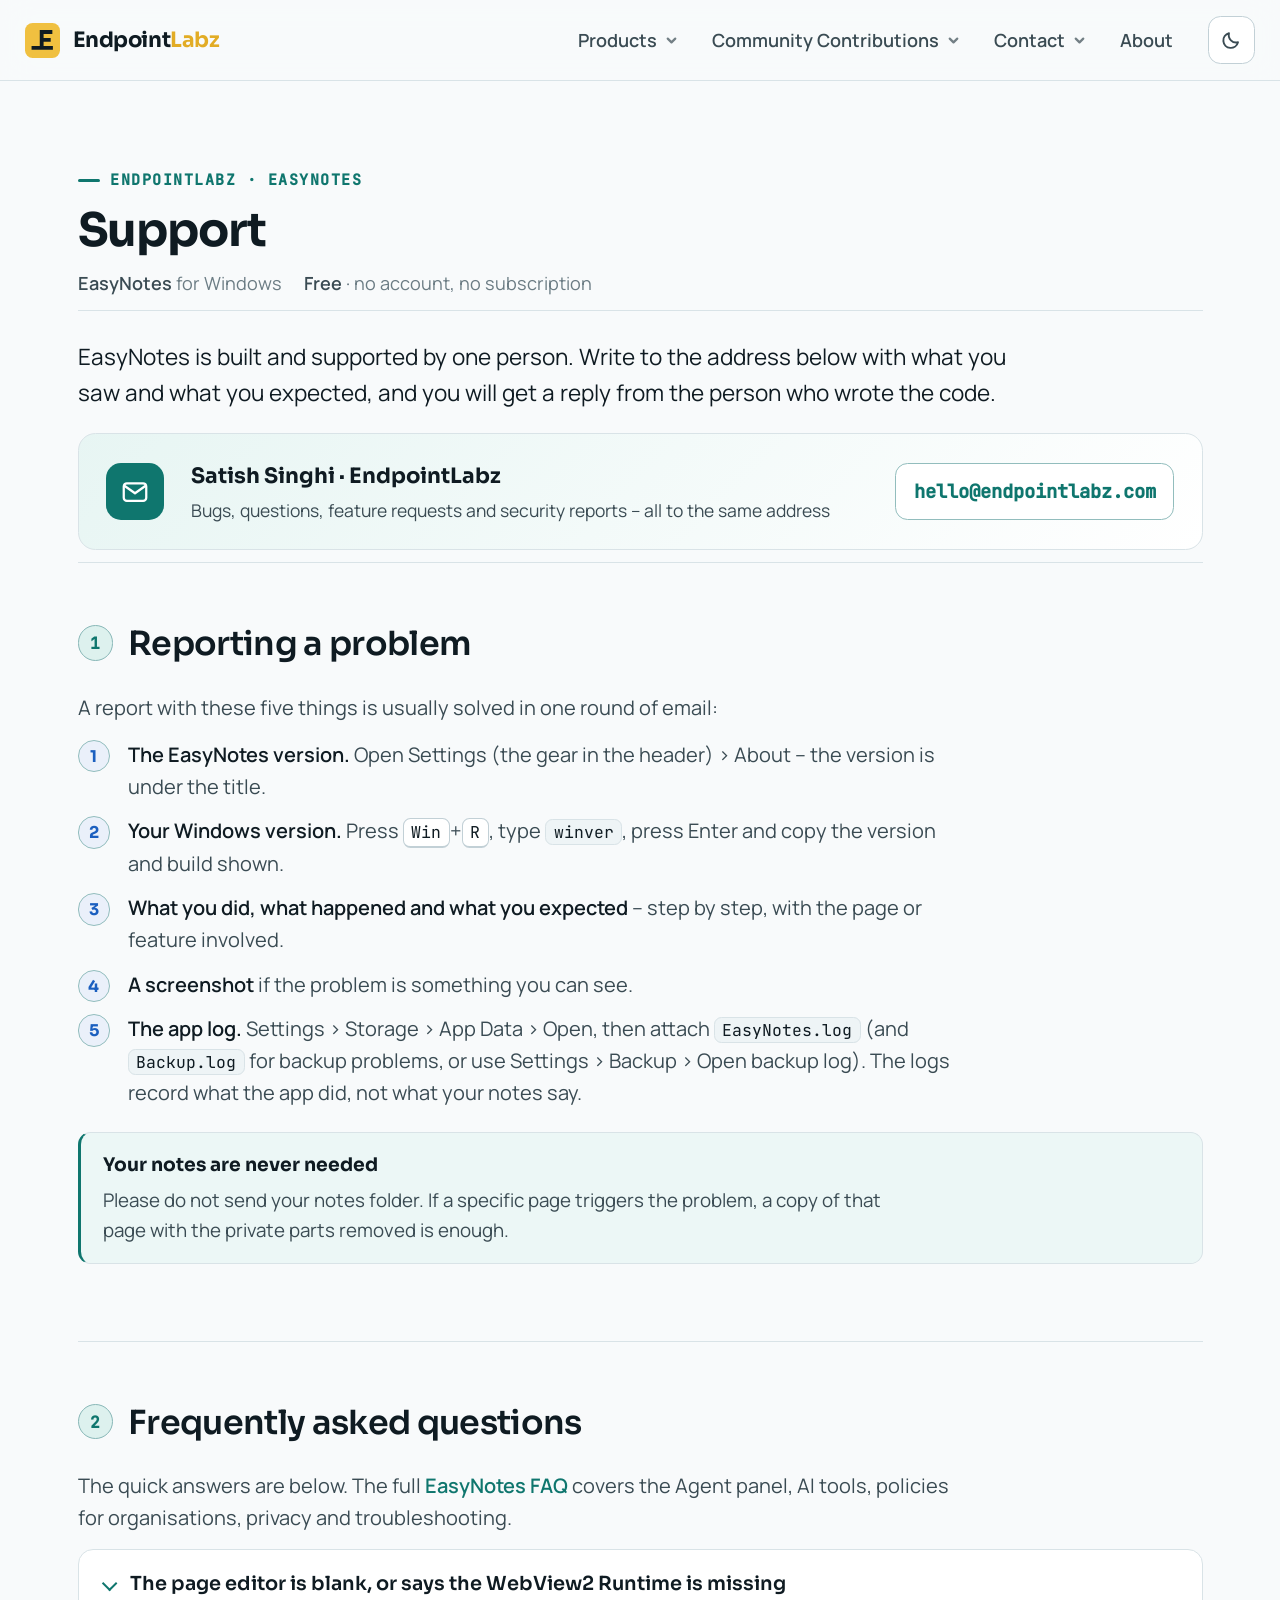
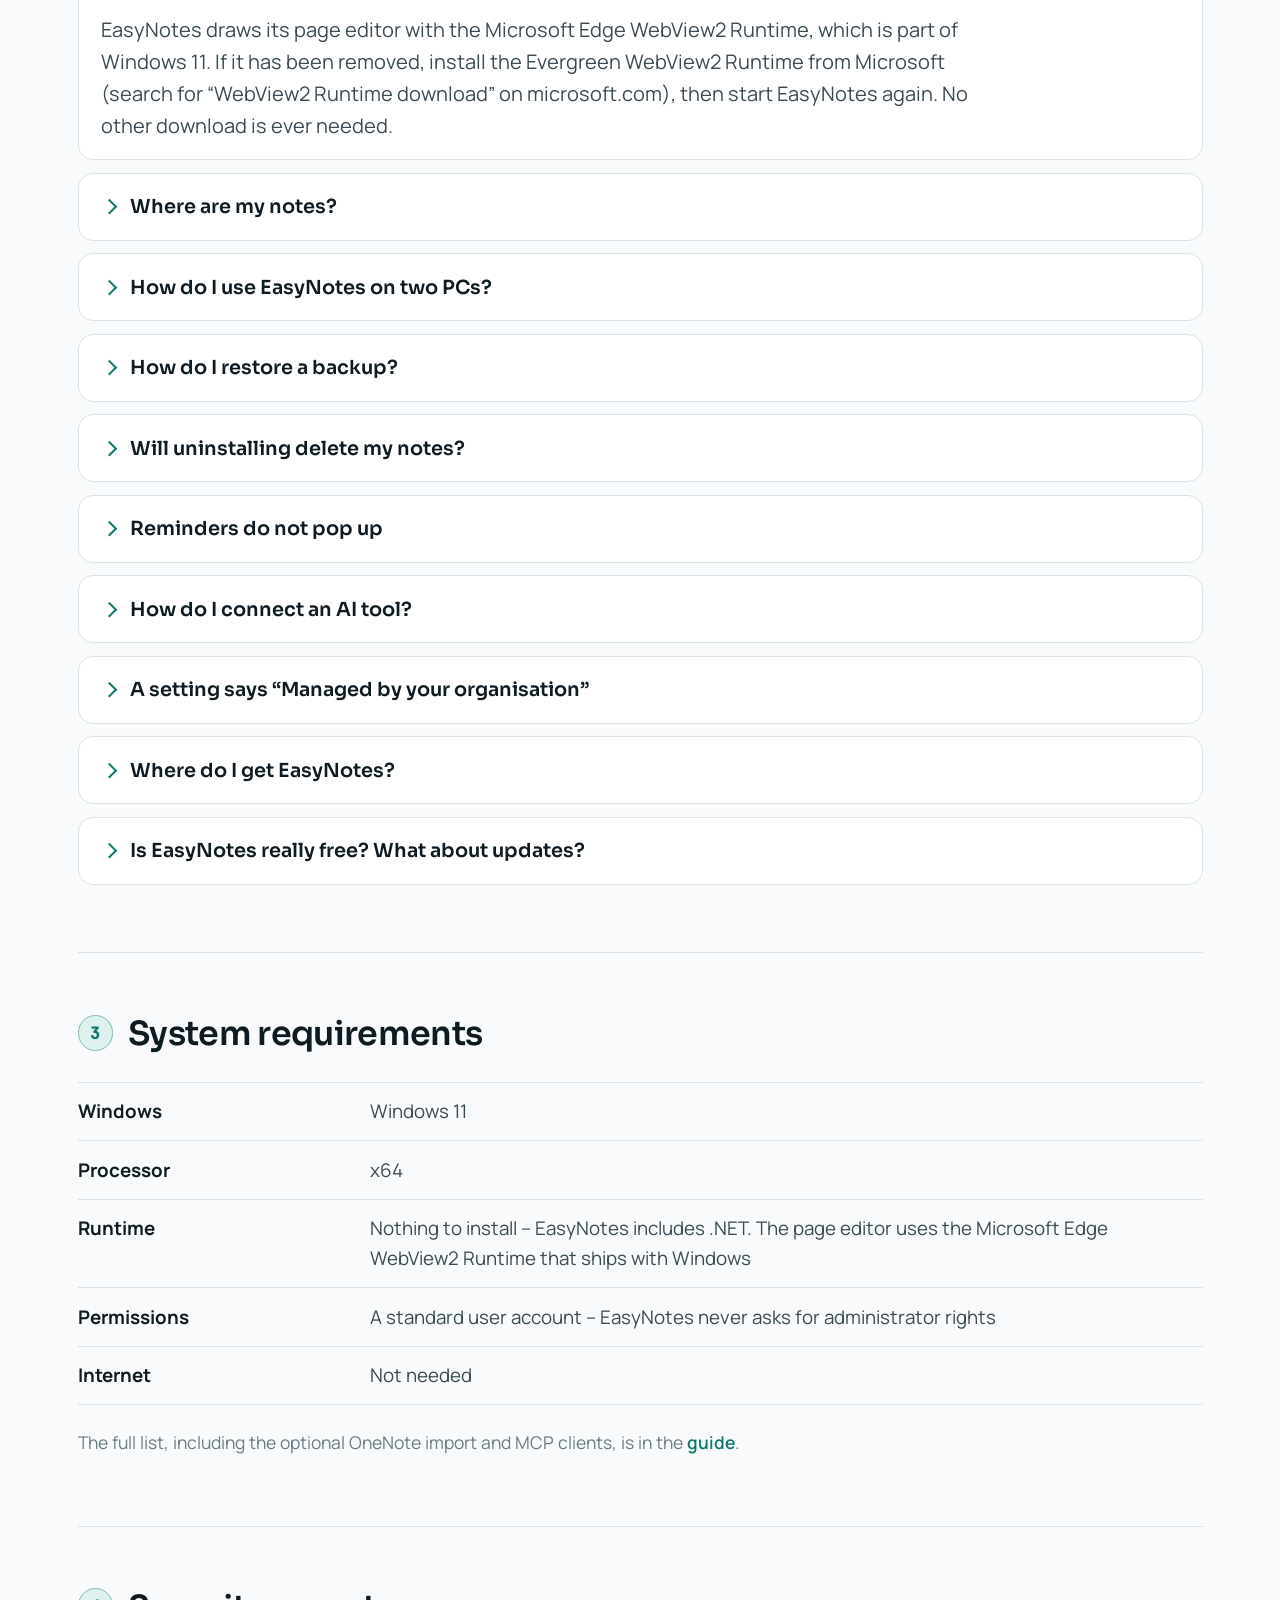
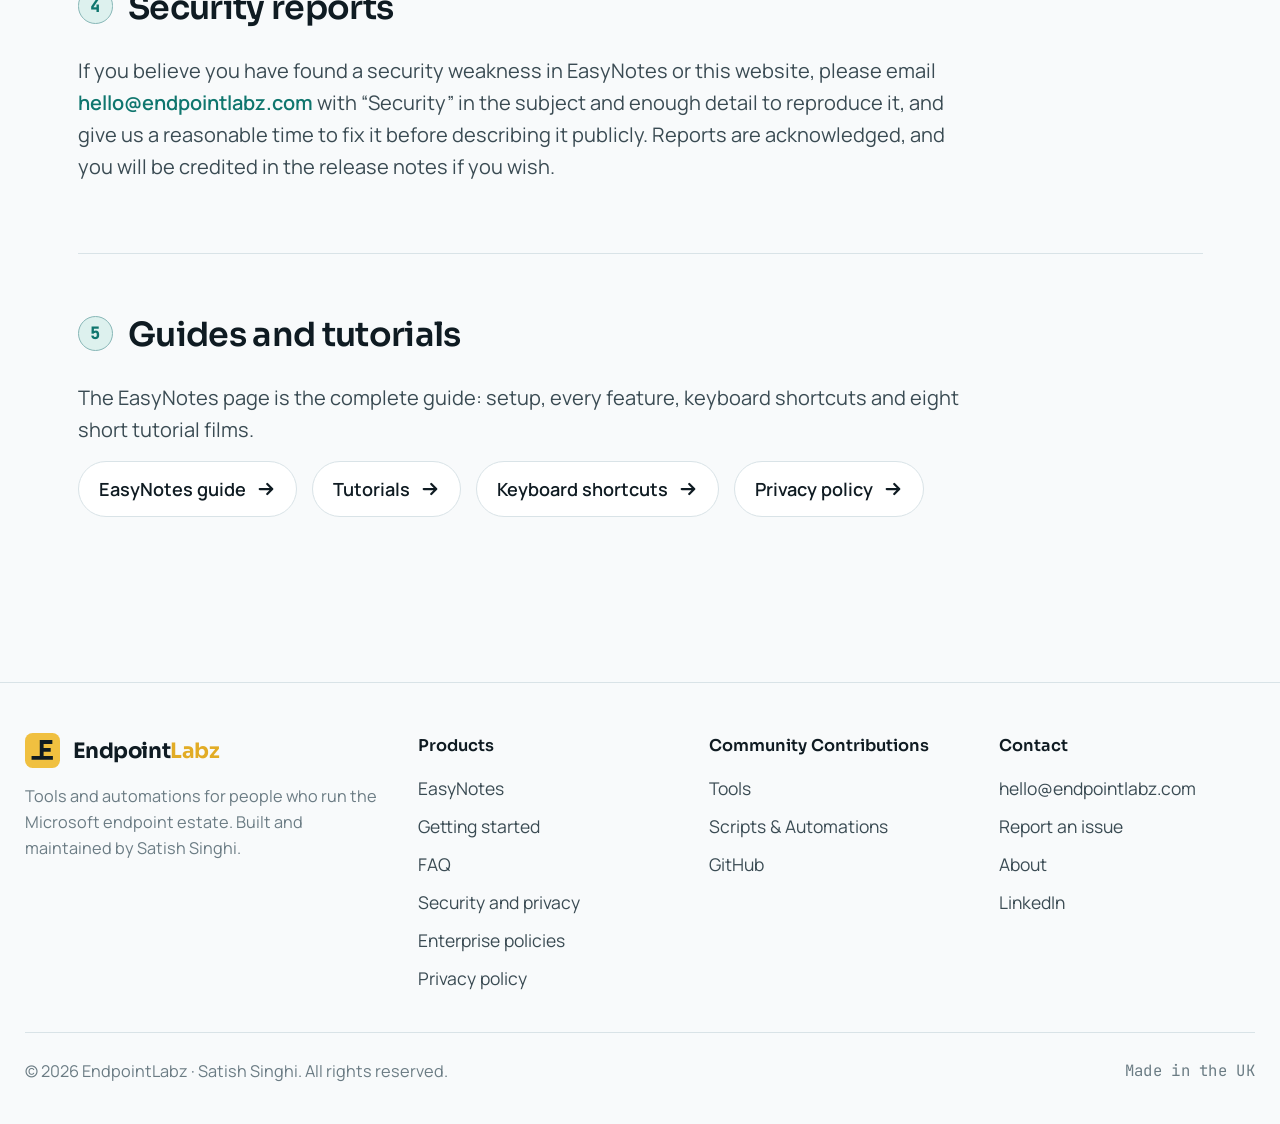
<file: support/index.html>
<!doctype html>
<html lang="en">
<head>
<meta charset="utf-8">
<meta http-equiv="Content-Security-Policy" content="default-src 'self'; script-src 'sha256-OVMMUtrQItykdWo3eCEGcj5r6veqcO5kff2ByimANLE='; style-src 'self' 'unsafe-inline'; img-src 'self' data:; font-src 'self'; media-src 'self'; connect-src 'none'; object-src 'none'; base-uri 'self'; form-action 'none'">
<meta name="referrer" content="strict-origin-when-cross-origin">
<link rel="canonical" href="https://endpointlabz.com/support/">
<meta name="viewport" content="width=device-width,initial-scale=1,viewport-fit=cover">
<meta name="description" content="EasyNotes support: how to report a problem, frequently asked questions, system requirements, security reports and where the guides are.">
<!-- EndpointLabz - Support (site v5.11, EasyNotes 1.0) · Author: Satish Singhi -->
<title>Support · EndpointLabz</title>
<link rel="icon" type="image/png" href="[data-uri]">
<link rel="stylesheet" href="../assets/fonts/fonts.css">
<style>
/* EndpointLabz - EasyNotes page v5 · Author: Satish Singhi */
:root{
  --bg:#F8FAFB; --bg-2:#EEF4F6; --surface:#FFFFFF; --line:#D9E3E7; --line-2:#C2D0D6;
  --ink:#0F1B22; --ink-2:#3A4B53; --ink-3:#6B7C84;
  --teal:#0F766E; --teal-2:#0B5C56; --teal-soft:#DDF1EE; --teal-glow:rgba(15,118,110,.18);
  --gold:#F0C040; --gold-soft:#FBF0D3;
  --ocean-a:#0F3B78; --ocean-b:#1B5FBF; --ocean-soft:#EAF0FA; --amber:#FFB020;
  --hero-bg:linear-gradient(180deg,#EAF5F3 0%,#F8FAFB 70%);
  --blob-a:rgba(20,184,166,.22); --blob-b:rgba(212,160,23,.16); --blob-c:rgba(59,111,216,.14);
  /* ecosystem node colours: (ink, disc) */
  --n-endpoints:#0F766E; --n-endpoints-bg:#D7EFEB;
  --n-cloud:#2F6BD6;     --n-cloud-bg:#DFE9FB;
  --n-identity:#6B4FC7;  --n-identity-bg:#E9E3FA;
  --n-data:#4A5BA6;      --n-data-bg:#E2E6F5;
  --n-productivity:#B7791F; --n-productivity-bg:#FBF0D3;
  --n-connectivity:#0E7C9A; --n-connectivity-bg:#DBF1F6;
  --n-security:#C0483D;  --n-security-bg:#FBE3DF;
  --n-monitoring:#2F8A5B; --n-monitoring-bg:#DFF3E7;
  --shadow:0 1px 2px rgba(15,27,34,.05),0 12px 32px -12px rgba(15,27,34,.14);
  --r-s:8px; --r-m:14px; --r-l:22px;
  --ff-display:"Sora",ui-sans-serif,system-ui,"Segoe UI",sans-serif;
  --ff-body:"Manrope",ui-sans-serif,system-ui,"Segoe UI",sans-serif;
  --ff-mono:"JetBrains Mono",ui-monospace,"Cascadia Mono",Consolas,monospace;
  color-scheme:light;
}
@media (prefers-color-scheme:dark){:root:not([data-theme="light"]){
  --bg:#0B1418; --bg-2:#101B20; --surface:#131F25; --line:#22323A; --line-2:#2E4149;
  --ink:#E8EEF0; --ink-2:#B4C2C8; --ink-3:#7F929A;
  --teal:#2BB3A6; --teal-2:#5ED0C5; --teal-soft:#123B38; --teal-glow:rgba(43,179,166,.22);
  --gold:#E4B63A; --ocean-soft:#16263F;
  --gold-soft:#3A2F10; --hero-bg:linear-gradient(180deg,#0E1A1F 0%,#0B1418 70%);
  --blob-a:rgba(43,179,166,.18); --blob-b:rgba(228,182,58,.10); --blob-c:rgba(90,140,240,.12);
  --n-endpoints:#5ED0C5; --n-endpoints-bg:#123B38;
  --n-cloud:#7FA8F0;     --n-cloud-bg:#16263F;
  --n-identity:#B39CF2;  --n-identity-bg:#26203F;
  --n-data:#9EAAE6;      --n-data-bg:#1E2540;
  --n-productivity:#E4B63A; --n-productivity-bg:#3A2F10;
  --n-connectivity:#5FC8E0; --n-connectivity-bg:#0F3540;
  --n-security:#F08A7E;  --n-security-bg:#3F1F1B;
  --n-monitoring:#6FD39A; --n-monitoring-bg:#153A26;
  --shadow:0 1px 2px rgba(0,0,0,.3),0 12px 32px -12px rgba(0,0,0,.6);
  color-scheme:dark;
}}
:root[data-theme="dark"]{
  --bg:#0B1418; --bg-2:#101B20; --surface:#131F25; --line:#22323A; --line-2:#2E4149;
  --ink:#E8EEF0; --ink-2:#B4C2C8; --ink-3:#7F929A;
  --teal:#2BB3A6; --teal-2:#5ED0C5; --teal-soft:#123B38; --teal-glow:rgba(43,179,166,.22);
  --gold:#E4B63A; --ocean-soft:#16263F;
  --gold-soft:#3A2F10; --hero-bg:linear-gradient(180deg,#0E1A1F 0%,#0B1418 70%);
  --blob-a:rgba(43,179,166,.18); --blob-b:rgba(228,182,58,.10); --blob-c:rgba(90,140,240,.12);
  --n-endpoints:#5ED0C5; --n-endpoints-bg:#123B38;
  --n-cloud:#7FA8F0;     --n-cloud-bg:#16263F;
  --n-identity:#B39CF2;  --n-identity-bg:#26203F;
  --n-data:#9EAAE6;      --n-data-bg:#1E2540;
  --n-productivity:#E4B63A; --n-productivity-bg:#3A2F10;
  --n-connectivity:#5FC8E0; --n-connectivity-bg:#0F3540;
  --n-security:#F08A7E;  --n-security-bg:#3F1F1B;
  --n-monitoring:#6FD39A; --n-monitoring-bg:#153A26;
  --shadow:0 1px 2px rgba(0,0,0,.3),0 12px 32px -12px rgba(0,0,0,.6);
  color-scheme:dark;
}
*,*::before,*::after{box-sizing:border-box}
html{scroll-behavior:smooth}
[id]{scroll-margin-top:84px}
body{margin:0;background:var(--bg);color:var(--ink);font:400 16px/1.6 var(--ff-body);-webkit-font-smoothing:antialiased}
a{color:inherit;text-decoration:none}
a:focus-visible,button:focus-visible{outline:2px solid var(--teal);outline-offset:3px;border-radius:4px}
img,svg{max-width:100%;display:block}
h1,h2,h3,h4{font-family:var(--ff-display);margin:0;text-wrap:balance;letter-spacing:-.01em}
p{margin:0}
.wrap{width:min(1160px,100% - 40px);margin-inline:auto}
@media (max-width:640px){.wrap{width:calc(100% - 32px)}}
.mono{font-family:var(--ff-mono);font-size:12.5px;letter-spacing:.02em}

/* ---------- nav ---------- */
.nav{position:sticky;top:env(safe-area-inset-top,0px);z-index:40;backdrop-filter:saturate(1.4) blur(12px);background:color-mix(in srgb,var(--bg) 82%,transparent);border-bottom:1px solid var(--line)}
.nav .wrap{display:flex;align-items:center;gap:28px;height:64px}
.brand{display:flex;align-items:center;gap:10px;font-family:var(--ff-display);font-weight:700;font-size:17px;letter-spacing:-.02em}
.brand svg{width:28px;height:28px}
.brand span b{color:#E2AC25;font-weight:700}
:root[data-theme="dark"] .brand span b{color:#F0C040}
.nav-links{display:flex;gap:26px;margin-left:auto;font-weight:600;font-size:14.5px;color:var(--ink-2)}
.nav-links a{position:relative;padding:6px 0}
.nav-links a::after{content:"";position:absolute;left:0;right:100%;bottom:0;height:2px;background:var(--teal);transition:right .25s ease}
.nav-links a:hover::after{right:0}
.btn{display:inline-flex;align-items:center;gap:8px;padding:11px 18px;border-radius:999px;font-weight:700;font-size:14.5px;border:1px solid transparent;cursor:pointer;transition:transform .15s ease,background .2s,border-color .2s,box-shadow .2s;font-family:var(--ff-body)}
.btn:active{transform:translateY(1px)}
.btn-primary{background:var(--teal);color:#fff;box-shadow:0 6px 18px -6px var(--teal-glow)}
.btn-primary:hover{background:var(--teal-2)}
.btn-ghost{border-color:var(--line-2);color:var(--ink);background:var(--surface)}
.btn-ghost:hover{border-color:var(--teal);color:var(--teal)}
.btn-ocean{background:linear-gradient(90deg,var(--ocean-a),var(--ocean-b));color:#fff}
.btn-ocean:hover{filter:brightness(1.08)}
.nav .btn{padding:9px 16px}
.theme-btn{width:38px;height:38px;border-radius:10px;border:1px solid var(--line-2);background:var(--surface);color:var(--ink-2);display:grid;place-items:center;cursor:pointer;transition:border-color .2s,color .2s}
.theme-btn:hover{border-color:var(--teal);color:var(--teal)}
.theme-btn svg{width:17px;height:17px}
.theme-btn .sun{display:none}
:root[data-theme="dark"] .theme-btn .sun{display:block}:root[data-theme="dark"] .theme-btn .moon{display:none}
.menu-btn{display:none;margin-left:auto;background:none;border:1px solid var(--line-2);border-radius:10px;width:40px;height:40px;color:var(--ink);cursor:pointer}
@media (max-width:860px){
  .theme-btn{margin-left:auto}
  .menu-btn{margin-left:0}
  .nav-links{display:none;position:absolute;top:64px;left:0;right:0;flex-direction:column;gap:0;background:var(--surface);border-bottom:1px solid var(--line);padding:8px 20px 16px}
  .nav-links a{padding:12px 0;border-bottom:1px solid var(--line)}
  .nav-links a::after{display:none}
  .nav.open .nav-links{display:flex}
  .nav .btn-primary{display:none}
  .menu-btn{display:grid;place-items:center}
}


/* ---------- footer ---------- */
footer{padding-block:40px 32px;border-top:1px solid var(--line)}
footer .wrap{display:grid;grid-template-columns:1.4fr 1fr 1fr 1fr;gap:28px}
footer h5{font-family:var(--ff-display);font-size:13px;font-weight:600;margin:0 0 12px;color:var(--ink)}
footer ul{list-style:none;margin:0;padding:0;display:flex;flex-direction:column;gap:8px;font-size:14px;color:var(--ink-2)}
footer ul a:hover{color:var(--teal)}
footer .fine{color:var(--ink-3);font-size:13px;margin-top:12px;max-width:40ch}
footer .bottom{margin-top:32px;padding-top:20px;border-top:1px solid var(--line);display:flex;justify-content:space-between;gap:12px;flex-wrap:wrap;color:var(--ink-3);font-size:13px}
@media (max-width:760px){footer .wrap{grid-template-columns:1fr 1fr}}


.dd{position:relative}
.dd-t{display:inline-flex;align-items:center;gap:6px}
.dd-t .chev{width:12px;height:12px;transition:transform .2s ease;opacity:.7}
.dd-m{position:absolute;top:calc(100% + 10px);left:-14px;min-width:260px;padding:8px;border-radius:14px;background:var(--surface);border:1px solid var(--line);box-shadow:var(--shadow);display:flex;flex-direction:column;gap:2px;opacity:0;visibility:hidden;transform:translateY(-6px);transition:opacity .18s ease,transform .18s ease,visibility 0s linear .18s;z-index:50}
.dd-m::before{content:"";position:absolute;left:0;right:0;top:-12px;height:12px}
.dd:hover .dd-m,.dd:focus-within .dd-m{opacity:1;visibility:visible;transform:none;transition:opacity .18s ease,transform .18s ease}
.dd:hover .chev,.dd:focus-within .chev{transform:rotate(180deg)}
.dd-m a{display:flex;align-items:center;gap:12px;padding:10px 12px;border-radius:10px;color:var(--ink)}
.dd-m a::after{display:none}
.dd-m a:hover,.dd-m a:focus-visible{background:var(--bg-2)}
.dd-m b{display:block;font-weight:700;font-size:14.5px}
.dd-m small{display:block;font-weight:500;font-size:12.5px;color:var(--ink-3);margin-top:1px}
.dd-ic{width:34px;height:34px;border-radius:10px;display:grid;place-items:center;flex:none}
.dd-ic svg{width:18px;height:18px}
.dd-ic.en{background:var(--ocean-soft);color:var(--ocean-b)}
.dd-ic.tl{background:var(--teal-soft);color:var(--teal)}
.dd-ic.sc{background:var(--gold-soft);color:#9A6B00}
:root[data-theme="dark"] .dd-ic.sc{color:var(--gold)}
@media (max-width:860px){
  .nav-links{align-items:stretch}
  .dd{width:100%}
  .dd-t{width:100%;justify-content:space-between;padding:12px 0;border-bottom:1px solid var(--line)}
  .dd-t .chev{display:none}
  .dd-m{position:static;opacity:1;visibility:visible;transform:none;box-shadow:none;border:0;background:none;padding:4px 0 6px 10px;min-width:0}
  .dd-m::before{display:none}
  .dd-m a{border-bottom:0;padding:8px 6px}
}
/* ---------- v18: support pop-over, app logo ---------- */
.sup{position:relative;display:flex;align-items:center}
.sup-t{font:inherit;color:inherit;background:none;border:0;padding:6px 0;cursor:pointer;display:inline-flex;align-items:center;gap:6px;position:relative}
.sup-t .chev{width:12px;height:12px;transition:transform .2s ease;opacity:.7}
.sup-t[aria-expanded="true"] .chev{transform:rotate(180deg)}
.sup-pop{position:absolute;top:calc(100% + 10px);left:50%;transform:translateX(-50%);width:max-content;min-width:280px;padding:14px 14px 12px;border-radius:14px;background:var(--surface);border:1px solid var(--line);box-shadow:var(--shadow);z-index:60;text-align:left}
.sup-pop[hidden]{display:none}
.sup-h{font-size:12.5px;font-weight:700;letter-spacing:.06em;text-transform:uppercase;color:var(--ink-3)}
.sup-row{display:flex;align-items:center;gap:10px;margin-top:8px;padding:8px 8px 8px 12px;border:1px solid var(--line);border-radius:10px;background:var(--bg-2)}
.sup-mail{font-weight:700;font-size:15px;color:var(--ink);user-select:all;white-space:nowrap}
.sup-copy{margin-left:auto;width:34px;height:34px;border-radius:9px;border:1px solid var(--line);background:var(--surface);color:var(--ink-2);display:grid;place-items:center;cursor:pointer;flex:none}
.sup-copy:hover,.sup-copy:focus-visible{color:var(--teal);border-color:var(--teal)}
.sup-copy svg{width:17px;height:17px}
.sup-copy .ok{display:none;color:var(--teal)}
.sup-copy.done .cp{display:none}
.sup-copy.done .ok{display:block}
.sup-note{font-size:12.5px;color:var(--ink-3);margin-top:8px;min-height:1.2em}
.en-logo{width:40px;height:40px;flex:none}
@media (min-width:861px){.dd.dd-x .dd-m{opacity:0!important;visibility:hidden!important}.dd.dd-x .chev{transform:none!important}}
.dd-ic.en{background:none}
.dd-ic img{width:30px;height:30px}
@media (max-width:860px){
  .sup{width:100%;flex-direction:column;align-items:stretch}
  .sup-t{width:100%;justify-content:space-between;padding:12px 0;border-bottom:1px solid var(--line)}
  .sup-pop{position:static;transform:none;width:auto;min-width:0;margin:8px 0 6px;box-shadow:none}
  .sup-mail{white-space:normal;word-break:break-all}
}

/* ---------- v20: hero outcomes - what every solution raises / reduces (option H) ---------- */
.outcomes{margin-top:24px;max-width:580px}
.opt{display:block;position:relative}
.sr{position:absolute;width:1px;height:1px;overflow:hidden;clip:rect(0 0 0 0);white-space:nowrap}
.opt ul{list-style:none;margin:0;padding:0}
.opt .ic{width:26px;height:26px;border-radius:8px;display:grid;place-items:center;flex:none}
.opt .ic svg{width:15px;height:15px}
.opt .ar svg{width:14px;height:14px;display:block}
.opt .up .ar{animation:bobU 2.4s ease-in-out infinite;animation-delay:calc(var(--i)*.2s)}
.opt .down .ar{animation:bobD 2.4s ease-in-out infinite;animation-delay:calc(var(--i)*.2s)}
@keyframes bobU{0%,100%{transform:translateY(1.5px)}50%{transform:translateY(-2.5px)}}
@keyframes bobD{0%,100%{transform:translateY(-1.5px)}50%{transform:translateY(2.5px)}}
@keyframes rise{from{opacity:0;transform:translateY(8px)}to{opacity:1;transform:none}}
@keyframes draw{to{stroke-dashoffset:0}}
:root{--upc:#0F766E;--upc2:#14B8A6;--ups:#DDF1EE;--dnc:#1B5FBF;--dnc2:#3B82F6;--dns:#EAF0FA}
:root[data-theme="dark"]{--upc:#2BB3A6;--upc2:#5ED0C5;--ups:#123B38;--dnc:#7FA8F0;--dnc2:#3B82F6;--dns:#16263F}
/* H - momentum cards */
.oh-grid{display:grid;grid-template-columns:1.15fr 1fr;gap:12px}
.oh-card{position:relative;overflow:hidden;border-radius:18px;padding:16px 14px 12px;color:#fff;box-shadow:0 22px 44px -22px rgba(15,27,34,.55)}
.oh-card.up{background:linear-gradient(135deg,#0B5C56 0%,#0F766E 55%,#14B8A6 130%)}
.oh-card.down{background:linear-gradient(135deg,#0F3B78 0%,#1B5FBF 60%,#3B82F6 130%)}
.oh-big{position:absolute;right:-18px;bottom:-22px;width:150px;height:150px;color:#fff;opacity:.10;pointer-events:none}
.oh-big svg{width:100%;height:100%;display:block}
.oh-card.up .oh-big{animation:floatU 3.2s ease-in-out infinite} .oh-card.down .oh-big{animation:floatD 3.2s ease-in-out infinite}
@keyframes floatU{0%,100%{transform:translateY(4px)}50%{transform:translateY(-6px)}}
@keyframes floatD{0%,100%{transform:translateY(-4px)}50%{transform:translateY(6px)}}
.oh-shine{position:absolute;inset:-40% -60%;background:linear-gradient(115deg,transparent 40%,rgba(255,255,255,.14) 50%,transparent 60%);transform:translateX(-60%);animation:shine 5s ease-in-out 1.2s infinite;pointer-events:none}
@keyframes shine{0%{transform:translateX(-60%)}35%,100%{transform:translateX(60%)}}
.oh-card ul{position:relative}
.oh-card li{display:flex;align-items:center;gap:10px;padding:6px 0;font-weight:600;font-size:14px;border-top:1px solid rgba(255,255,255,.14);animation:rise .5s cubic-bezier(.2,.7,.2,1) both;animation-delay:calc(.25s + var(--i)*.08s)}
.oh-card li:first-child{border-top:0;padding-top:0}
.oh-card li span{flex:1}
.oh-card .ic{background:rgba(255,255,255,.16);color:#fff}
.oh-card .ar{color:#fff;opacity:.9}
@media (max-width:560px){.oh-grid{grid-template-columns:1fr}}
@media (prefers-reduced-motion:reduce){.opt *{animation:none!important}}


/* ---------- EasyNotes page (v1) ---------- */
body{overflow-x:hidden}
.en-hero{position:relative;overflow:hidden;padding-block:64px 56px;background:var(--hero-bg);border-bottom:1px solid var(--line)}
.en-hero::before{content:"";position:absolute;width:560px;height:560px;right:-160px;top:-200px;border-radius:50%;filter:blur(70px);background:radial-gradient(circle,var(--blob-c),transparent 65%);pointer-events:none}
.en-hero .wrap{position:relative;display:grid;grid-template-columns:minmax(0,.9fr) minmax(0,1.1fr);gap:52px;align-items:center}
.crumbs{font-size:13px;color:var(--ink-3);display:flex;gap:8px;align-items:center}
.crumbs a:hover{color:var(--teal)}
.en-title{display:flex;align-items:center;gap:16px;margin-top:18px}
.en-title svg,.en-title .app-logo{width:60px;height:60px;flex:none;filter:drop-shadow(0 8px 18px rgba(15,59,120,.28))}
.en-title h1{font-size:clamp(40px,calc(5vw / var(--zf)),60px);line-height:1;font-weight:700;letter-spacing:-.03em}
.tagline{font-family:"Caveat",cursive;font-size:30px;color:var(--ocean-b);margin-top:10px;line-height:1.1}
:root[data-theme="dark"] .tagline{color:#8DB6F5}
.en-hero .lead{margin-top:18px;font-size:17.5px;line-height:1.62;color:var(--ink-2);max-width:54ch}
.pillrow{display:flex;flex-wrap:wrap;gap:8px;margin-top:18px}
.pillrow span{font-size:12.5px;font-weight:700;padding:6px 11px;border-radius:999px;background:var(--surface);border:1px solid var(--line);color:var(--ink-2)}
.hero-cta{display:flex;flex-wrap:wrap;gap:12px;margin-top:30px;align-items:center}
.win-glyph{width:19px;height:19px;flex:none}
/* v5.12: the official Microsoft Store badge (unmodified artwork, self-hosted) + the Store app deep link */
.ms-badge{display:inline-flex;line-height:0;border-radius:6px;flex:none}
.ms-badge img{height:48px;width:auto}
.ms-badge .b-on-dark{display:none}
:root[data-theme="dark"] .ms-badge .b-on-light{display:none}
:root[data-theme="dark"] .ms-badge .b-on-dark{display:inline}
.ms-badge:focus-visible{outline:2px solid var(--teal);outline-offset:3px}
.store-app-link{font-size:13.5px;font-weight:600;color:var(--ink-2);text-decoration:underline;text-underline-offset:3px}
.store-app-link:hover{color:var(--teal)}
.inst-card{border:1px solid var(--line);border-left:4px solid var(--teal);border-radius:14px;padding:22px 24px;background:var(--surface);margin:18px 0 22px;display:flex;flex-direction:column;gap:10px}
.inst-card h3{font-size:22px;font-weight:600}
.inst-card p{margin:0}
.inst-card .badge-row{display:flex;flex-wrap:wrap;align-items:center;gap:16px;margin:6px 0 2px}
.get .get-cta{display:flex;flex-direction:row;flex-wrap:wrap;align-items:center;gap:14px}
.hero-cta .ms-badge img{height:40px}
@media (max-width:600px){.hero-cta .ms-badge img{height:44px}}
.store-btn{display:inline-flex;align-items:center;gap:11px;padding:9px 18px 9px 14px;border-radius:12px;background:#111;color:#fff;border:1px solid #111;font-weight:700;line-height:1.05;transition:transform .15s,box-shadow .2s}
:root[data-theme="dark"] .store-btn{background:#F4F7F8;color:#0B1418;border-color:#F4F7F8}
.store-btn svg{width:26px;height:26px}
.store-btn small{display:block;font-size:10.5px;font-weight:600;opacity:.8;letter-spacing:.02em}
.store-btn span{font-size:16px}
.store-btn.big{padding:12px 22px 12px 16px}
.store-btn.big svg{width:30px;height:30px}
.store-btn.is-placeholder{cursor:not-allowed;position:relative}
.doc .store-btn{color:#fff}
:root[data-theme="dark"] .doc .store-btn{color:#0B1418}
.store-btn.is-placeholder::after{content:"Soon";position:absolute;top:-8px;right:-8px;font-size:10px;font-weight:800;padding:3px 7px;border-radius:999px;background:var(--gold);color:#3A2A00;letter-spacing:.04em}
.ph-note{display:block;font-size:12.5px;color:var(--ink-3);margin-top:8px}
.btn-play svg{width:15px;height:15px}
.hero-shot{position:relative;border-radius:14px;overflow:hidden;border:1px solid var(--line);box-shadow:0 30px 70px -30px rgba(15,59,120,.55);background:var(--surface)}
.hero-shot img{width:100%;height:auto}
.only-dark{display:none!important}
:root[data-theme="dark"] .only-dark{display:block!important}
:root[data-theme="dark"] .only-light{display:none!important}
.facts{border-bottom:1px solid var(--line);background:var(--bg-2)}
.facts .wrap{display:grid;grid-template-columns:repeat(4,1fr)}
.facts div{padding:18px 18px 18px 0;border-left:1px solid var(--line);padding-left:18px}
.facts div:first-child{border-left:0;padding-left:0}
.facts b{display:block;font-family:var(--ff-display);font-size:15px}
.facts span{display:block;font-size:13.5px;line-height:1.45;margin-top:3px;color:var(--ink-3)}
/* docs body */
.docs .wrap{display:grid;grid-template-columns:272px minmax(0,1fr);gap:48px;padding-block:24px 80px}
/* v5.1 (Prompt 443): the section index - larger type, roomy rows, a card on its own surface, sub-sections only for the section
   you are in, the current item marked with a pill + accent bar, and the index scrolls itself to keep it in view */
.toc{position:sticky;top:88px;align-self:start;max-height:calc(calc(100vh / var(--zf)) - 108px);overflow:auto;overscroll-behavior:contain;
  margin-top:18px;padding:16px 12px 18px;font-size:15px;line-height:1.35;background:var(--surface);border:1px solid var(--line);
  border-radius:16px;box-shadow:0 18px 40px -30px rgba(15,59,120,.35);scrollbar-width:thin;scrollbar-color:var(--line-2) transparent}
.toc::-webkit-scrollbar{width:6px}.toc::-webkit-scrollbar-thumb{background:var(--line-2);border-radius:6px}.toc::-webkit-scrollbar-track{background:transparent}
.toc ul{list-style:none;margin:0;padding:0}
.toc li.grp{font-family:var(--ff-mono);font-size:11.5px;font-weight:600;letter-spacing:.1em;text-transform:uppercase;color:var(--teal);
  margin:20px 10px 8px;padding-top:16px;border-top:1px solid var(--line)}
.toc li.grp:first-child{margin-top:2px;padding-top:0;border-top:0}
.toc a{position:relative;display:block;padding:8px 12px;border-radius:10px;color:var(--ink-2);font-weight:600;text-decoration:none;
  transition:color .15s,background .15s}
.toc a:hover{color:var(--ink);background:var(--bg-2)}
.toc a:focus-visible{outline:2px solid var(--teal);outline-offset:1px}
.toc a.in{color:var(--ink)}
.toc a.on{color:var(--teal-2);background:var(--teal-soft)}
.toc a.on::before{content:"";position:absolute;left:0;top:8px;bottom:8px;width:3px;border-radius:3px;background:var(--teal)}
.toc ul ul{margin:2px 0 6px 14px;padding-left:10px;border-left:2px solid var(--line);display:none}
.toc li.open>ul{display:block}
.toc ul ul a{padding:6px 10px;font-size:14px;font-weight:500;color:var(--ink-3)}
.toc ul ul a:hover{color:var(--ink)}
.toc ul ul a.on{color:var(--teal-2);font-weight:600}
.toc-btn{display:none}
.doc{min-width:0}
.doc-sec{padding-block:44px;border-top:1px solid var(--line);scroll-margin-top:76px}
.doc-sec:first-child{border-top:0;padding-top:22px}
.kicker{font-family:var(--ff-mono);font-size:11.5px;letter-spacing:.1em;text-transform:uppercase;color:var(--teal);margin-bottom:8px}
.doc h2{font-size:clamp(26px,calc(2.6vw / var(--zf)),32px);font-weight:600;letter-spacing:-.02em;margin-bottom:16px}
.doc .h3{font-size:19px;font-weight:600;margin:30px 0 10px;scroll-margin-top:76px}
.doc h4{font-family:var(--ff-display);font-size:15px;font-weight:600;margin-bottom:8px}
.doc p{color:var(--ink-2);max-width:74ch;margin-bottom:12px}
.doc p.small{font-size:14px;color:var(--ink-3)}
.doc a{color:var(--teal);font-weight:600}
.doc code,.doc kbd{font-family:var(--ff-mono);font-size:.82em}
.doc code{background:var(--bg-2);border:1px solid var(--line);border-radius:6px;padding:1px 6px;color:var(--ink);word-break:break-word}
kbd{display:inline-block;min-width:22px;text-align:center;font-family:var(--ff-mono);font-size:12px;line-height:1;padding:4px 6px;border-radius:6px;border:1px solid var(--line-2);border-bottom-width:2px;background:var(--surface);color:var(--ink)}
.doc ul,.doc ol{color:var(--ink-2);max-width:74ch;padding-left:20px;margin:0 0 14px}
.doc li{margin:5px 0}
.doc em{font-style:normal;font-weight:600;color:var(--ink)}
ul.ticks,ul.dash{list-style:none;padding-left:0}
ul.ticks li,ul.dash li{position:relative;padding-left:24px}
ul.ticks li::before{content:"";position:absolute;left:2px;top:.55em;width:11px;height:6px;border-left:2px solid var(--teal);border-bottom:2px solid var(--teal);transform:rotate(-45deg)}
ul.dash li::before{content:"";position:absolute;left:3px;top:.8em;width:10px;height:2px;background:var(--gold)}
ol.steps{counter-reset:s;list-style:none;padding-left:0}
ol.steps li{counter-increment:s;position:relative;padding-left:40px;margin:10px 0}
ol.steps li::before{content:counter(s);position:absolute;left:0;top:1px;width:26px;height:26px;border-radius:50%;background:var(--ocean-soft);color:var(--ocean-b);font:700 13px/26px var(--ff-display);text-align:center}
:root[data-theme="dark"] ol.steps li::before{color:#8DB6F5}
.glance{display:grid;grid-template-columns:repeat(5,minmax(0,1fr));gap:12px;margin:22px 0 6px}
.glance div{border:1px solid var(--line);border-radius:12px;padding:14px;background:var(--surface)}
.glance b{display:block;font-family:var(--ff-display);font-size:15px}
.glance span{font-size:13.5px;color:var(--ink-3);line-height:1.45;display:block;margin-top:4px}
table.spec{width:100%;border-collapse:collapse;margin:8px 0 18px;font-size:15px}
table.spec th,table.spec td{text-align:left;vertical-align:top;padding:11px 14px 11px 0;border-bottom:1px solid var(--line)}
table.spec th{width:30%;font-weight:700;color:var(--ink);padding-right:18px}
table.spec th em{font-weight:500;color:var(--ink-3);font-style:normal;font-size:13px}
table.spec td{color:var(--ink-2)}
table.spec tr:first-child th,table.spec tr:first-child td{border-top:1px solid var(--line)}
table.map th{width:22%}
table.keys th{width:38%;white-space:nowrap}
.callout{border:1px solid var(--line);border-left:3px solid var(--teal);background:color-mix(in srgb,var(--teal-soft) 55%,var(--surface));border-radius:10px;padding:14px 18px;margin:18px 0}
.callout.ok{border-left-color:#2F8A5B;background:color-mix(in srgb,#DFF3E7 55%,var(--surface))}
:root[data-theme="dark"] .callout.ok{background:color-mix(in srgb,#153A26 60%,var(--surface))}
.callout b{display:block;font-family:var(--ff-display);font-size:15px;margin-bottom:4px;color:var(--ink)}
.callout p{margin:0;font-size:15px}
.install{display:grid;grid-template-columns:repeat(2,minmax(0,1fr));gap:16px;margin:18px 0 8px}
.inst-card{border:1px solid var(--line);border-radius:14px;padding:22px;background:var(--surface);display:flex;flex-direction:column;gap:10px}
.inst-card h3{font-size:20px;font-weight:600}
.inst-card p{margin:0;font-size:15px}
.inst-kind{font-family:var(--ff-mono);font-size:11px;letter-spacing:.08em;text-transform:uppercase;color:var(--teal)}
.inst-card .store-btn{align-self:flex-start;margin-top:6px}
.code{position:relative;max-width:100%;margin:10px 0 14px;border-radius:10px;background:#0E1A1F;border:1px solid #1E3038}
.code pre{margin:0;padding:14px 76px 14px 16px;overflow-x:auto;font-family:var(--ff-mono);font-size:12.8px;line-height:1.7;color:#CFE6E2}
.code .c-p{color:#5E7F87}.code .c-h{color:#F0C040}.code .c-k{color:#7FE0D4}.code .c-s{color:#F2C58A}
.code .copy{position:absolute;top:8px;right:8px;font:700 11.5px var(--ff-body);color:#CFE6E2;background:#17282F;border:1px solid #2A4049;border-radius:7px;padding:5px 9px;cursor:pointer}
.code .copy:hover{border-color:#7FE0D4;color:#fff}
.rules{border:1px dashed var(--line-2);border-radius:10px;padding:12px 16px;background:var(--surface);margin:8px 0 12px;position:relative}
/* v5.8: the rules are an example (Prompt 477); the any-client MCP guide (Prompts 478-480); the intro cards (Prompt 473) */
.rules-tag{position:absolute;top:-10px;right:14px;font:600 10.5px var(--ff-mono);letter-spacing:.1em;text-transform:uppercase;color:var(--teal);background:var(--surface);border:1px solid var(--line-2);border-radius:999px;padding:3px 9px}
.mcp-note{border:1px solid var(--line);border-left:4px solid var(--teal);border-radius:12px;padding:14px 18px;background:var(--teal-soft);color:var(--ink-2);margin:14px 0 6px;max-width:74ch;line-height:1.55}
.mcp-note b{color:var(--ink)}
.doc h4{margin-top:18px}
.glance a{display:block;border:1px solid var(--line);border-radius:12px;padding:14px;background:var(--surface);text-decoration:none;color:inherit;font-weight:400;transition:border-color .2s,transform .2s}
.glance a:hover,.glance a:focus-visible{border-color:var(--teal);transform:translateY(-1px)}
.glance a b{display:block;font-family:var(--ff-display);font-size:15px;color:var(--ink)}
.glance a b::after{content:" \2192";color:var(--teal)}
.glance a span{font-size:13.5px;color:var(--ink-3);line-height:1.45;display:block;margin-top:4px}
.glance .g-soon .win-glyph{width:28px;height:28px;color:var(--teal);margin-top:6px}
.rules p{margin:3px 0;font-family:var(--ff-mono);font-size:13px;color:var(--ink)}
/* v5: the MCP function table and the install 'coming soon' card */
.tbl-scroll{overflow-x:auto;margin:10px 0 18px;border:1px solid var(--line);border-radius:12px}
table.mcp-tools{width:100%;border-collapse:collapse;font-size:14.5px}
table.mcp-clients{width:100%;border-collapse:collapse;font-size:14.5px}
table.mcp-tools th,table.mcp-tools td{text-align:left;vertical-align:top;padding:9px 14px;border-bottom:1px solid var(--line)}
table.mcp-clients th,table.mcp-clients td{text-align:left;vertical-align:top;padding:9px 14px;border-bottom:1px solid var(--line)}
table.mcp-tools thead th{font-family:var(--ff-display);font-size:13px;letter-spacing:.02em;color:var(--ink);background:var(--surface)}
table.mcp-clients thead th{font-family:var(--ff-display);font-size:13px;letter-spacing:.02em;color:var(--ink);background:var(--surface)}
table.mcp-tools tr.grp th{font-family:var(--ff-mono);font-size:11px;letter-spacing:.08em;text-transform:uppercase;color:var(--teal);background:var(--surface);padding-top:14px}
table.mcp-tools td:first-child{white-space:nowrap;width:1%}
table.mcp-tools td code{font-size:13px}
table.mcp-clients td code{font-size:12.5px}
.code.wrapcode pre{white-space:pre-wrap;word-break:break-word;padding-right:84px}
table.mcp-tools td{color:var(--ink-2)}
table.mcp-clients td{color:var(--ink-2)}
table.mcp-tools tbody tr:last-child td{border-bottom:0}
table.mcp-clients tbody tr:last-child td{border-bottom:0}
.soon-card{border:1px solid var(--line);border-left:4px solid var(--teal);border-radius:14px;padding:22px 24px;background:var(--surface);margin:18px 0 22px;display:flex;flex-direction:column;gap:8px}
.soon-card h3{font-size:22px;font-weight:600}
.soon-card p{margin:0}
.soon{display:inline-flex;align-items:center;gap:8px;padding:10px 18px;border-radius:12px;border:1px dashed var(--teal);color:var(--teal);font-weight:700;font-size:15px}
details.tools{border:1px solid var(--line);border-radius:10px;padding:0 16px;margin:14px 0;background:var(--surface)}
details.tools summary{cursor:pointer;padding:12px 0;font-weight:700;color:var(--ink)}
details.tools p{font-family:var(--ff-mono);font-size:12.5px;line-height:1.75}
details.tools b{font-family:var(--ff-body);font-size:13px;display:block;color:var(--ink)}
.two{display:grid;grid-template-columns:repeat(2,minmax(0,1fr));gap:18px;margin:12px 0}
.two>div{border:1px solid var(--line);border-radius:12px;padding:16px 18px;background:var(--surface)}
.fgrid{display:grid;grid-template-columns:repeat(3,1fr);gap:12px;margin-top:8px}
.fgrid div{border:1px solid var(--line);border-radius:12px;padding:16px;background:var(--surface);display:flex;flex-direction:column;gap:6px}
.fgrid i{width:34px;height:34px;border-radius:10px;display:grid;place-items:center;background:var(--ocean-soft);color:var(--ocean-b)}
:root[data-theme="dark"] .fgrid i{color:#8DB6F5}
.fgrid i svg{width:19px;height:19px}
.fgrid b{font-family:var(--ff-display);font-size:15px;margin-top:4px}
.fgrid span{font-size:14px;color:var(--ink-3);line-height:1.5}
.ptypes{display:grid;grid-template-columns:repeat(3,1fr);gap:12px;margin:6px 0 4px}
.ptypes div{border:1px solid var(--line);border-top:3px solid var(--ocean-b);border-radius:10px;padding:14px;background:var(--surface)}
.ptypes b{font-family:var(--ff-display);display:block}
.ptypes span{font-size:14px;color:var(--ink-3);display:block;margin-top:4px;line-height:1.5}
.menus{display:grid;grid-template-columns:repeat(3,1fr);gap:12px;margin:8px 0 6px}
.menus>div{border:1px solid var(--line);border-radius:12px;padding:14px 16px;background:var(--surface)}
ul.menu{list-style:none;padding:0;margin:0;font-size:14px}
ul.menu li{padding:5px 0;border-bottom:1px solid var(--line);color:var(--ink)}
ul.menu li:last-child{border-bottom:0}
ul.menu small{display:block;color:var(--ink-3);font-size:12.5px}
/* figures */
figure.shot{margin:18px 0 22px;border:1px solid var(--line);border-radius:12px;overflow:hidden;background:var(--surface);box-shadow:var(--shadow)}
figure.shot img{width:100%;height:auto;cursor:zoom-in;background:#fff}
figure.shot.win{max-width:760px}
figure.shot.nat{width:fit-content;max-width:100%}
figure.shot.nat img{width:auto;max-width:100%}
figure.shot.win img{background:transparent}
figure.shot figcaption{font-size:13.5px;color:var(--ink-3);padding:10px 14px;border-top:1px solid var(--line);line-height:1.45}
.pair{display:grid;grid-template-columns:repeat(2,minmax(0,1fr));gap:16px;align-items:start}
.pair figure.shot,.gallery figure.shot{margin:8px 0 12px}
.gallery{display:grid;grid-template-columns:repeat(auto-fill,minmax(250px,1fr));gap:14px;margin:14px 0 8px;align-items:start}
.tuts{display:grid;grid-template-columns:repeat(2,minmax(0,1fr));gap:18px;margin:18px 0 6px}
figure.tut{margin:0;border:1px solid var(--line);border-radius:12px;overflow:hidden;background:var(--surface);box-shadow:var(--shadow)}
figure.tut video{display:block;width:100%;height:auto;aspect-ratio:4/3;background:#0B1418}
figure.tut figcaption{padding:12px 14px 14px;border-top:1px solid var(--line)}
figure.tut b{display:block;font-family:var(--ff-display);font-size:15px;color:var(--ink)}
figure.tut b small{font-family:var(--ff-mono);font-weight:500;font-size:11.5px;color:var(--ink-3);margin-left:6px}
figure.tut span{display:block;font-size:13.5px;color:var(--ink-3);line-height:1.5;margin-top:4px}
.ph-shot{aspect-ratio:4/3;display:grid;place-items:center;background:repeating-linear-gradient(135deg,var(--bg-2) 0 12px,var(--surface) 12px 24px);color:var(--ink-3);font-family:var(--ff-mono);font-size:12px}
.hdr-anno{position:relative;width:640px;max-width:100%;margin:10px 0 28px;border:1px solid var(--line);border-radius:12px;overflow:visible;background:var(--surface)}
.hdr-anno img{width:100%;height:auto;border-radius:11px 11px 0 0;cursor:zoom-in}
.ruler{position:relative;height:30px;border-top:1px solid var(--line)}
.ruler span{position:absolute;top:6px;transform:translateX(-50%);width:20px;height:20px;border-radius:50%;background:var(--teal);color:#fff;font:700 11px/20px var(--ff-display);text-align:center}
.ruler span::before{content:"";position:absolute;left:50%;top:-7px;width:1px;height:7px;background:var(--teal)}
ol.hdr-list{columns:2;column-gap:28px;padding-left:22px;margin-top:0}
ol.hdr-list li{break-inside:avoid;margin:0 0 6px}
.tabs{display:flex;flex-wrap:wrap;gap:6px;margin:16px 0 4px}
:root[data-theme="dark"] .toc a.on{color:#7FE3D6;background:rgba(43,179,166,.16)}
:root[data-theme="dark"] .toc{box-shadow:none}
.tabs button{font:700 13.5px var(--ff-body);padding:8px 14px;border-radius:999px;border:1px solid var(--line-2);background:var(--surface);color:var(--ink-2);cursor:pointer}
.tabs button[aria-selected="true"]{background:var(--teal);border-color:var(--teal);color:#fff}
.get{border-top:0}
.get-card{display:flex;align-items:center;justify-content:space-between;gap:28px;flex-wrap:wrap;border-radius:18px;padding:32px 34px;background:linear-gradient(120deg,var(--ocean-a),var(--ocean-b));color:#fff;box-shadow:0 30px 60px -30px rgba(15,59,120,.6)}
.get-card svg,.get-card .app-logo{width:54px;height:54px;margin-bottom:12px}
.get-card .app-logo{display:block}
.get-card h2{color:#fff;margin-bottom:6px}
.get-card p{color:#DCE8FB;margin:0}
.get-card .store-btn{background:#fff;color:#0F1B22;border-color:#fff}
.get-card .ph-note{color:#C7DBFF}
.get-cta{display:flex;flex-direction:column;align-items:flex-start}
.get-cta .btn-get{display:inline-flex;align-items:center;padding:12px 22px;border-radius:999px;background:#fff;color:#0F3B78;font-weight:700;text-decoration:none;border:1px solid #fff;transition:transform .2s}
.get-cta .btn-get:hover,.get-cta .btn-get:focus-visible{transform:translateY(-1px)}
/* lightbox and video */
.lb{position:fixed;inset:0;z-index:100;background:rgba(8,14,18,.86);display:none;align-items:center;justify-content:center;padding:28px}
.lb.open{display:flex}
.lb figure{margin:0;max-width:min(1400px,100%);max-height:100%;display:flex;flex-direction:column;align-items:center;gap:10px}
.lb img,.lb video{max-width:100%;max-height:calc(calc(100vh / var(--zf)) - 110px);border-radius:10px;box-shadow:0 30px 80px rgba(0,0,0,.5);background:#fff}
.lb video{background:#121A30}
.lb figcaption{color:#DCE6EA;font-size:14px;text-align:center;max-width:80ch}
/* v5.5 (Prompt 453): the film / tour controls sit under the video, never over it */
.lb-bar{display:none;width:min(1400px,100%);align-items:center;gap:14px}
.lb.vid .lb-bar{display:flex}
.lb-seek{flex:1;display:flex;align-items:center;gap:10px;min-width:0}
.lb-seek input{flex:1;min-width:0;height:4px;accent-color:#6CC8D8;cursor:pointer}
.lb-seek span{font-size:12.5px;color:#DCE6EA;font-variant-numeric:tabular-nums;white-space:nowrap}
.lb-btns{display:flex;gap:8px}
.lb .lb-btn{position:static;width:42px;height:42px;display:grid;place-items:center;font-size:0;background:linear-gradient(180deg,rgba(255,255,255,.18),rgba(255,255,255,.07));box-shadow:inset 0 1px 0 rgba(255,255,255,.18),0 10px 22px -12px rgba(0,0,0,.7)}
.lb .lb-btn:hover{background:linear-gradient(180deg,rgba(255,255,255,.26),rgba(255,255,255,.12))}
.lb .lb-btn svg{width:18px;height:18px}
/* v5.10: the sound button looks like the others when on - the icon shows the state (Prompt 483) */
.lb .lb-btn .ic-on,.lb .lb-btn .ic-pause{display:none}
.lb .lb-btn[aria-pressed="true"] .ic-on,.lb .lb-btn[data-playing="true"] .ic-pause{display:block}
.lb .lb-btn[aria-pressed="true"] .ic-off,.lb .lb-btn[data-playing="true"] .ic-play{display:none}
.lb img,.lb.vid video{max-height:calc(calc(100vh / var(--zf)) - 170px)}
.lb button{position:absolute;background:rgba(255,255,255,.12);border:1px solid rgba(255,255,255,.25);color:#fff;width:44px;height:44px;border-radius:50%;cursor:pointer;font-size:20px;line-height:1}
.lb button:hover{background:rgba(255,255,255,.22)}
.lb .x{top:18px;right:18px}.lb .prev{left:18px;top:50%}.lb .next{right:18px;top:50%}
@media (max-width:1020px){
  .en-hero .wrap{grid-template-columns:minmax(0,1fr)}
  .docs .wrap{grid-template-columns:minmax(0,1fr);gap:0}
  .toc{position:sticky;top:64px;z-index:30;max-height:none;overflow:visible;padding:10px 0;background:var(--bg);border-bottom:1px solid var(--line);margin:0 -20px;padding-inline:20px}
  .toc{border-radius:0;border-width:0 0 1px;box-shadow:none;margin-top:0}
  .toc>ul{display:none;max-height:calc(60vh / var(--zf));overflow:auto;padding:8px 0}
  .toc ul ul{display:block}
  .toc.open>ul{display:block}
  .toc-btn{display:flex;width:100%;justify-content:space-between;align-items:center;font:700 14px var(--ff-body);background:var(--surface);border:1px solid var(--line-2);border-radius:10px;padding:10px 14px;color:var(--ink);cursor:pointer}
  .glance{grid-template-columns:1fr 1fr}

  .fgrid,.menus,.ptypes{grid-template-columns:1fr 1fr}
}
@media (max-width:640px){
  table.mcp-tools thead{display:none}
  table.mcp-tools tr{display:block;border-bottom:1px solid var(--line)}
  table.mcp-tools td,table.mcp-tools th{display:block;border:0;width:auto}
  table.mcp-tools td:first-child{padding-bottom:2px}
  table.mcp-tools td:last-child{padding-top:2px}
  .facts .wrap{grid-template-columns:1fr 1fr}.facts div{border-left:0;padding-left:0}
  .install,.two,.pair,.glance,.fgrid,.menus,.ptypes,.tuts{grid-template-columns:minmax(0,1fr)}
  ol.hdr-list{columns:1}
  table.spec th{width:38%}
  table.keys th{white-space:normal}
  .toc{margin:0 -16px;padding-inline:16px}
  .get-card{padding:24px}
}

:root{--a-sheet:#FFFFFF;--a-line:#DCE5EA;--a-text:#C9D5DB;--a-text-2:#AFC0C8;--a-shadow:rgba(15,27,34,.10);--amber:#FFB020}
@media (prefers-color-scheme:dark){:root:not([data-theme="light"]){--a-sheet:#1A2930;--a-line:#2A3C44;--a-text:#34484F;--a-text-2:#44595F;--a-shadow:rgba(0,0,0,.35)}}
:root[data-theme="dark"]{--a-sheet:#1A2930;--a-line:#2A3C44;--a-text:#34484F;--a-text-2:#44595F;--a-shadow:rgba(0,0,0,.35)}
/* ================= the reel ================= */
.rl-reel{position:relative;border-bottom:1px solid var(--line);background:var(--bg-2);padding:22px 0 20px;overflow:hidden}
.rl-reel-view{position:relative;overflow:hidden;
  -webkit-mask-image:linear-gradient(90deg,transparent 0,#000 64px,#000 calc(100% - 64px),transparent 100%);
          mask-image:linear-gradient(90deg,transparent 0,#000 64px,#000 calc(100% - 64px),transparent 100%)}
.rl-reel-track{display:flex;gap:16px;width:max-content;padding:4px 0 6px;will-change:transform}
.rl-reel.rl-glide .rl-reel-track{animation:rl-reel-glide var(--reel-dur,90s) linear infinite}
.rl-reel.rl-glide:hover .rl-reel-track,.rl-reel.rl-glide:focus-within .rl-reel-track,.rl-reel.rl-paused .rl-reel-track{animation-play-state:paused}
@keyframes rl-reel-glide{to{transform:translateX(calc(-1 * var(--reel-shift,50%)))}}
.rl-reel.rl-step .rl-reel-track{transition:transform .8s cubic-bezier(.65,0,.35,1)}

.rl-tile{flex:0 0 auto;width:252px;margin:0;border-radius:16px;background:var(--surface);border:1px solid var(--line);
  box-shadow:0 1px 2px rgba(15,27,34,.04),0 14px 30px -22px rgba(15,27,34,.35);overflow:hidden;
  transition:transform .35s cubic-bezier(.2,.8,.2,1),box-shadow .35s,border-color .35s}
.rl-tile:hover{transform:translateY(-3px);border-color:color-mix(in srgb,var(--c) 45%,var(--line));
  box-shadow:0 1px 2px rgba(15,27,34,.04),0 22px 40px -22px color-mix(in srgb,var(--c) 55%,transparent)}
.rl-art{position:relative;height:132px;background:
   radial-gradient(120% 90% at 85% 0%,color-mix(in srgb,var(--c) 22%,transparent) 0%,transparent 60%),
   linear-gradient(180deg,var(--cb),color-mix(in srgb,var(--cb) 55%,var(--surface)));
  border-bottom:1px solid color-mix(in srgb,var(--c) 14%,var(--line))}
.rl-art svg{position:absolute;inset:0;width:100%;height:100%;overflow:visible}
.rl-tile figcaption{padding:12px 16px 14px;display:flex;flex-direction:column;gap:2px}
.rl-tile b{font:600 15px/1.25 var(--ff-display);letter-spacing:-.005em;color:var(--ink)}
.rl-tile figcaption span{font-size:13px;line-height:1.35;color:var(--ink-3)}

.rl-reel-ctl{position:absolute;right:20px;bottom:10px;z-index:2;width:30px;height:30px;border-radius:50%;border:1px solid var(--line-2);
  background:var(--surface);color:var(--ink-2);display:grid;place-items:center;cursor:pointer;opacity:.0;transition:opacity .25s}
.rl-reel:hover .rl-reel-ctl,.rl-reel-ctl:focus-visible,.rl-reel.rl-paused .rl-reel-ctl{opacity:1}
.rl-reel-ctl:focus-visible{outline:2px solid var(--teal);outline-offset:2px}
.rl-reel-ctl svg{width:12px;height:12px}
.rl-reel-ctl .rl-i-play{display:none}.rl-reel.rl-paused .rl-reel-ctl .rl-i-play{display:block}.rl-reel.rl-paused .rl-reel-ctl .rl-i-pause{display:none}

/* ---- shared art pieces ---- */
.rl-s-sheet{fill:var(--a-sheet)}
.rl-s-card{fill:var(--a-sheet);stroke:var(--a-line);stroke-width:1}
.rl-s-shadow{filter:drop-shadow(0 6px 10px var(--a-shadow))}
.rl-t1{fill:var(--a-text)}.rl-t2{fill:var(--a-text-2)}
.rl-acc{fill:var(--c)}.rl-acc-s{stroke:var(--c)}.rl-acc-soft{fill:color-mix(in srgb,var(--c) 22%,var(--a-sheet))}
.rl-mono{font-family:var(--ff-mono);font-weight:600}
.rl-ink{fill:var(--ink-2)}

/* ---- per-art motion (all loop; staggered so the reel never pulses in sync) ---- */
@keyframes rl-grow{0%,8%{transform:scaleX(0)}38%,82%{transform:scaleX(1)}100%{transform:scaleX(1);opacity:0}}
.rl-g-line{transform-box:fill-box;transform-origin:left center;animation:rl-grow 7s cubic-bezier(.5,0,.2,1) infinite}
@keyframes rl-blink{0%,49%{opacity:1}50%,100%{opacity:0}}
.rl-caret{animation:rl-blink 1.05s steps(1) infinite}
@keyframes rl-cellmove{0%,12%{transform:translate(0,0)}25%,37%{transform:translate(40px,0)}50%,62%{transform:translate(40px,15px)}75%,87%{transform:translate(80px,15px)}100%{transform:translate(0,0)}}
.rl-cell-hi{animation:rl-cellmove 8s cubic-bezier(.6,0,.3,1) infinite}
@keyframes rl-draw{0%,10%{stroke-dashoffset:20}24%,86%{stroke-dashoffset:0}100%{stroke-dashoffset:0;opacity:0}}
.rl-tick{stroke-dasharray:20;stroke-dashoffset:20;animation:rl-draw 6s ease-in-out infinite}
@keyframes rl-boxfill{0%,10%{fill:var(--a-sheet)}22%,86%{fill:var(--c)}100%{fill:var(--a-sheet)}}
.rl-cbox{animation:rl-boxfill 6s ease-in-out infinite}
@keyframes rl-bar{0%,10%{transform:scaleX(.08)}90%{transform:scaleX(1)}100%{transform:scaleX(1)}}
.rl-progress{transform-box:fill-box;transform-origin:left;animation:rl-bar 6s ease-in-out infinite}
@keyframes rl-type{0%,6%{transform:scaleX(0)}30%,84%{transform:scaleX(1)}100%{transform:scaleX(1);opacity:.0}}
.rl-typed{transform-box:fill-box;transform-origin:left;animation:rl-type 6.5s steps(9) infinite}
@keyframes rl-flow{0%{offset-distance:0%;opacity:0}12%{opacity:1}88%{opacity:1}100%{offset-distance:100%;opacity:0}}
.rl-dot{animation:rl-flow 2.4s linear infinite}
@keyframes rl-ring{0%{r:16;opacity:.55}100%{r:30;opacity:0}}
.rl-pulse{animation:rl-ring 2s ease-out infinite}
@keyframes rl-lift{0%,30%{transform:translate(0,0) rotate(0)}45%,70%{transform:translate(26px,-10px) rotate(4deg)}85%,100%{transform:translate(0,0) rotate(0)}}
.rl-lift{transform-box:fill-box;transform-origin:center;animation:rl-lift 5.5s cubic-bezier(.6,0,.3,1) infinite}
@keyframes rl-swing{0%,55%,100%{transform:rotate(0)}62%{transform:rotate(14deg)}69%{transform:rotate(-11deg)}76%{transform:rotate(7deg)}83%{transform:rotate(-3deg)}}
.rl-bell{transform-box:fill-box;transform-origin:50% 8%;animation:rl-swing 4.5s ease-in-out infinite}
@keyframes rl-toast{0%,50%{transform:translateX(60px);opacity:0}62%,92%{transform:translateX(0);opacity:1}100%{transform:translateX(0);opacity:0}}
.rl-toast{animation:rl-toast 4.5s cubic-bezier(.2,.8,.2,1) infinite}
@keyframes rl-pick{0%{opacity:0;transform:scale(.4)}12%,88%{opacity:1;transform:scale(1)}100%{opacity:0}}
.rl-pick{transform-box:fill-box;transform-origin:center;opacity:0;animation:rl-pick 6s cubic-bezier(.2,.9,.3,1.3) infinite}
@keyframes rl-hl{0%{opacity:0}10%,88%{opacity:1}100%{opacity:0}}
.rl-hl{opacity:0;animation:rl-hl 6s ease infinite}
@keyframes rl-drop{0%,6%{transform:translateY(-34px);opacity:0}22%,80%{transform:translateY(0);opacity:1}92%,100%{transform:translateX(70px);opacity:0}}
.rl-drop{animation:rl-drop 6.4s cubic-bezier(.3,.9,.3,1) infinite}
@keyframes rl-spin{to{transform:rotate(360deg)}}
.rl-hand-m{transform-box:view-box;animation:rl-spin 6s linear infinite}
.rl-hand-h{transform-box:view-box;animation:rl-spin 72s linear infinite}
.rl-orbit{transform-box:fill-box;transform-origin:center;animation:rl-spin 3.2s linear infinite}
@keyframes rl-pop{0%,40%{transform:scale(0)}52%{transform:scale(1.15)}58%,92%{transform:scale(1)}100%{transform:scale(0)}}
.rl-pop{transform-box:fill-box;transform-origin:center;animation:rl-pop 4.8s cubic-bezier(.2,.8,.2,1) infinite}
@keyframes rl-nudge{0%,100%{transform:translateX(0)}50%{transform:translateX(5px)}}
.rl-nudge{animation:rl-nudge 1.6s ease-in-out infinite}
@keyframes rl-rise{0%{transform:translateY(0)}50%{transform:translateY(-3px)}100%{transform:translateY(0)}}
.rl-float{animation:rl-rise 3.6s ease-in-out infinite}

@media (prefers-reduced-motion:reduce){
  .rl-reel-track{animation:none!important;transition:none!important}
  .rl-reel-view{overflow-x:auto;scroll-snap-type:x mandatory}
  .rl-tile{scroll-snap-align:start}
  .rl-art *{animation:none!important}
  .rl-hl,.rl-pick{opacity:1}
  .rl-reel-ctl{display:none}
}

.rl-reel-track{padding-right:16px}
@keyframes rl-reel-glide{to{transform:translateX(-50%)}}

/* v5.13: Download button + Store / Web menu (popover) */
.get-dd{position:relative;display:inline-flex}
.get-dd .get-defs{position:absolute;width:0;height:0;margin:0;overflow:hidden}
.get-dd .get-t .i{width:17px;height:17px;margin:0;flex:none}
.get-dd .get-t .chev{width:14px;height:14px;margin:0;flex:none;transition:transform .2s ease}
.get-dd.open .get-t .chev{transform:rotate(180deg)}
:root[data-theme="dark"] .get-dd .get-t{color:#06201D}
@media (prefers-color-scheme:dark){:root:not([data-theme="light"]) .get-dd .get-t{color:#06201D}}
.get-cta .get-dd .get-t{padding:12px 22px;font-size:16px;line-height:1.6}   /* closing card: same size as "Watch the tutorials" */
.get-m{position:fixed;inset:auto;margin:0;min-width:290px;padding:8px;border-radius:14px;background:var(--surface);color:var(--ink);border:1px solid var(--line);box-shadow:0 18px 40px -18px rgba(0,0,0,.45);flex-direction:column;gap:2px;text-align:left}
.get-m:popover-open{display:flex}
.get-m a{display:flex;align-items:center;gap:12px;padding:10px 12px;border-radius:10px;color:var(--ink);text-decoration:none}
.get-m a::after{display:none}
.get-m a:hover,.get-m a:focus-visible{background:var(--bg-2);outline:none}
.get-m a:focus-visible{box-shadow:inset 0 0 0 2px var(--teal)}
.get-m b{display:block;font-weight:700;font-size:14.5px;color:var(--ink)}
.get-m small{display:block;font-weight:500;font-size:12.5px;color:var(--ink-3);margin-top:1px}
.get-m .get-ic{width:38px;height:38px;margin:0;flex:none;border-radius:10px;box-shadow:0 4px 12px -6px rgba(15,59,120,.55)}


/* v5.2: 125% is the new 100% on screens 1280 px and wider (CSS zoom = browser zoom; vw / vh corrected by --zf) */
:root{--zf:1}
@media (min-width:1280px){html{zoom:1.25}:root{--zf:1.25}}
/* document pages (privacy, support) - one column, article typography */
.docs.single .wrap{display:block;max-width:900px;padding-block:28px 88px}
.page-head{padding:34px 0 10px;border-bottom:1px solid var(--line);margin-bottom:6px}
.page-head .eyebrow{display:inline-flex;align-items:center;gap:8px;font-family:var(--ff-mono);font-size:12px;letter-spacing:.1em;text-transform:uppercase;color:var(--teal);font-weight:600}
.page-head .eyebrow::before{content:"";width:18px;height:2px;background:var(--teal);border-radius:2px}
.page-head h1{font-size:clamp(32px,calc(3.6vw / var(--zf)),44px);font-weight:700;letter-spacing:-.025em;margin:10px 0 10px;line-height:1.12}
.page-head .meta{color:var(--ink-3);font-size:14.5px;display:flex;flex-wrap:wrap;gap:6px 18px;margin:0}
.page-head .meta b{color:var(--ink-2);font-weight:600}
.doc .lede{font-size:18px;color:var(--ink);max-width:68ch;line-height:1.6;margin:22px 0 6px}
.doc-sec h2{display:flex;align-items:flex-start;gap:12px}
.doc-sec h2 .n{margin-top:.42em;font-family:var(--ff-mono);font-size:13px;letter-spacing:.06em;color:var(--teal);padding:3px 9px;border:1px solid color-mix(in srgb,var(--teal) 40%,var(--line));border-radius:999px;background:var(--teal-soft)}
.summary{display:grid;grid-template-columns:repeat(auto-fit,minmax(200px,1fr));gap:14px;margin:22px 0 8px}
.summary div{border:1px solid var(--line);background:var(--surface);border-radius:12px;padding:16px 16px 14px}
.summary b{display:flex;align-items:center;gap:9px;font-family:var(--ff-display);font-size:15px;margin-bottom:6px;color:var(--ink)}
.summary b svg{width:20px;height:20px;flex:none;color:var(--teal)}
.summary span{display:block;font-size:14px;line-height:1.5;color:var(--ink-2)}
.contact-card{display:flex;flex-wrap:wrap;align-items:center;gap:14px 22px;border:1px solid var(--line);border-radius:14px;padding:20px 22px;margin:18px 0 10px;
  background:linear-gradient(135deg,color-mix(in srgb,var(--teal-soft) 70%,var(--surface)),var(--surface))}
.contact-card .ic{width:46px;height:46px;border-radius:12px;display:grid;place-items:center;background:var(--teal);color:#fff;flex:none}
.contact-card .ic svg{width:24px;height:24px}
.contact-card .who{flex:1;min-width:220px}
.contact-card .who b{display:block;font-family:var(--ff-display);font-size:17px;color:var(--ink)}
.contact-card .who span{display:block;font-size:14px;color:var(--ink-2);margin-top:2px}
.contact-card a.mail{font-family:var(--ff-mono);font-size:15px;font-weight:600;color:var(--teal);text-decoration:none;border:1px solid color-mix(in srgb,var(--teal) 35%,var(--line));background:var(--surface);padding:10px 14px;border-radius:10px}
.contact-card a.mail:hover{background:var(--teal-soft)}
.faq details{border:1px solid var(--line);border-radius:12px;background:var(--surface);margin:10px 0;padding:0 18px}
.faq summary{cursor:pointer;list-style:none;display:flex;align-items:center;gap:12px;padding:14px 0;font-family:var(--ff-display);font-weight:600;font-size:15.5px;color:var(--ink)}
.faq summary::-webkit-details-marker{display:none}
.faq summary::before{content:"";flex:none;width:9px;height:9px;border-right:2px solid var(--teal);border-bottom:2px solid var(--teal);transform:rotate(-45deg);transition:transform .18s;margin-left:2px}
.faq details[open] summary::before{transform:rotate(45deg)}
.faq details p,.faq details ul{margin-bottom:14px}
.faq details p:first-of-type{margin-top:-2px}
.steps{counter-reset:s;list-style:none;padding:0;max-width:74ch}
.steps li{counter-increment:s;position:relative;padding-left:42px;margin:10px 0;color:var(--ink-2)}
.steps li::before{content:counter(s);position:absolute;left:0;top:0;width:28px;height:28px;border-radius:50%;display:grid;place-items:center;font-family:var(--ff-mono);font-size:12.5px;font-weight:600;color:var(--teal);background:var(--teal-soft);border:1px solid color-mix(in srgb,var(--teal) 35%,var(--line))}
.doc table.spec th{width:26%}
.end-links{display:flex;flex-wrap:wrap;gap:12px;margin-top:8px}
.end-links a{display:inline-flex;align-items:center;gap:8px;padding:10px 16px;border-radius:999px;border:1px solid var(--line);background:var(--surface);color:var(--ink);font-weight:600;text-decoration:none;font-size:14.5px}
.end-links a:hover{border-color:var(--teal);color:var(--teal)}
.end-links a svg{width:16px;height:16px}
@media (max-width:640px){.page-head{padding-top:22px}.contact-card{padding:16px}.docs.single .wrap{padding-bottom:64px}}
</style>
</head>
<body>
<header class="nav" id="nav">
  <div class="wrap">
    <a class="brand" href="../" aria-label="EndpointLabz home">
      <svg viewBox="0 0 64 64" aria-hidden="true"><rect width="64" height="64" rx="14" fill="#F0C040"/><path d="M27 13h23v7H34v7.5h13v7H34v7.5h17v7H12v-7h15z" fill="#0F1B22"/></svg>
      <span>Endpoint<b>Labz</b></span>
    </a>
    <nav class="nav-links" aria-label="Primary">
      <div class="dd">
        <a class="dd-t" href="../#products" aria-haspopup="true">Products <svg class="chev" viewBox="0 0 12 12" fill="none" stroke="currentColor" stroke-width="1.8" stroke-linecap="round" stroke-linejoin="round" aria-hidden="true"><path d="M3 4.5l3 3 3-3"/></svg></a>
        <div class="dd-m" role="menu" aria-label="Products">
          <a role="menuitem" href="#top"><i class="dd-ic en"><img src="../assets/easynotes-logo.png" width="30" height="30" alt=""></i><span><b>EasyNotes</b><small>Free</small></span></a>
        </div>
      </div>
      <div class="dd">
        <a class="dd-t" href="../#community" aria-haspopup="true">Community Contributions <svg class="chev" viewBox="0 0 12 12" fill="none" stroke="currentColor" stroke-width="1.8" stroke-linecap="round" stroke-linejoin="round" aria-hidden="true"><path d="M3 4.5l3 3 3-3"/></svg></a>
        <div class="dd-m" role="menu" aria-label="Community Contributions">
          <a role="menuitem" href="../#tools"><i class="dd-ic tl"><svg viewBox="0 0 20 20" fill="none" stroke="currentColor" stroke-width="1.8" stroke-linecap="round" stroke-linejoin="round"><rect x="3" y="4" width="14" height="11" rx="2"/><path d="M7 18h6M6 8l2 2-2 2M10 12h3"/></svg></i><span><b>Tools</b><small>MDM-ODA</small></span></a>
          <a role="menuitem" href="../#scripts"><i class="dd-ic sc"><svg viewBox="0 0 20 20" fill="none" stroke="currentColor" stroke-width="1.8" stroke-linecap="round" stroke-linejoin="round"><path d="M7 6l-4 4 4 4M13 6l4 4-4 4M11 4l-2 12"/></svg></i><span><b>Scripts &amp; Automations</b><small>Intune, Graph &amp; OS platform</small></span></a>
        </div>
      </div>
      <div class="sup" id="sup">
        <button class="sup-t" id="supBtn" type="button" aria-expanded="false" aria-controls="supPop">Contact <svg class="chev" viewBox="0 0 12 12" fill="none" stroke="currentColor" stroke-width="1.8" stroke-linecap="round" stroke-linejoin="round" aria-hidden="true"><path d="M3 4.5l3 3 3-3"/></svg></button>
        <div class="sup-pop" id="supPop" role="dialog" aria-label="Contact" hidden>
          <p class="sup-h">Email</p>
          <div class="sup-row">
            <span class="sup-mail" id="supMail">hello@endpointlabz.com</span>
            <button class="sup-copy" id="supCopy" type="button" aria-label="Copy the email address" title="Copy">
              <svg class="cp" viewBox="0 0 20 20" fill="none" stroke="currentColor" stroke-width="1.8" stroke-linecap="round" stroke-linejoin="round" aria-hidden="true"><rect x="7" y="7" width="10" height="10" rx="2"/><path d="M13 7V5a2 2 0 0 0-2-2H5a2 2 0 0 0-2 2v6a2 2 0 0 0 2 2h2"/></svg>
              <svg class="ok" viewBox="0 0 20 20" fill="none" stroke="currentColor" stroke-width="2" stroke-linecap="round" stroke-linejoin="round" aria-hidden="true"><path d="M4 10.5l4 4 8-9"/></svg>
            </button>
          </div>
          <p class="sup-note" id="supNote" aria-live="polite"></p>
        </div>
      </div>
      <a href="../#about">About</a>
    </nav>
    <button class="theme-btn" id="themeBtn" type="button" aria-label="Switch to dark mode" title="Light / dark">
      <svg class="moon" viewBox="0 0 20 20" fill="none" stroke="currentColor" stroke-width="1.8" stroke-linecap="round" stroke-linejoin="round"><path d="M16 12.5A7 7 0 0 1 7.5 4a7 7 0 1 0 8.5 8.5z"/></svg>
      <svg class="sun" viewBox="0 0 20 20" fill="none" stroke="currentColor" stroke-width="1.8" stroke-linecap="round"><circle cx="10" cy="10" r="3.5"/><path d="M10 2v2M10 16v2M2 10h2M16 10h2M4.3 4.3l1.4 1.4M14.3 14.3l1.4 1.4M4.3 15.7l1.4-1.4M14.3 5.7l1.4-1.4"/></svg>
    </button>
    <button class="menu-btn" id="menuBtn" aria-label="Open menu" aria-expanded="false"><svg width="18" height="18" viewBox="0 0 18 18" fill="none" stroke="currentColor" stroke-width="1.8" stroke-linecap="round"><path d="M2 4.5h14M2 9h14M2 13.5h14"/></svg></button>
  </div>
</header>
<main class="docs single">
  <div class="wrap">
    <div class="doc">

<div class="page-head">
  <span class="eyebrow">EndpointLabz &middot; EasyNotes</span>
  <h1>Support</h1>
  <p class="meta"><span><b>EasyNotes</b> for Windows</span><span><b>Free</b> &middot; no account, no subscription</span></p>
</div>
<p class="lede">EasyNotes is built and supported by one person. Write to the address below with what you saw and what you expected, and you will get a reply from the person who wrote the code.</p>
<div class="contact-card">
  <div class="ic"><svg viewBox="0 0 24 24" fill="none" stroke="currentColor" stroke-width="1.8" stroke-linecap="round" stroke-linejoin="round" aria-hidden="true"><rect x="3" y="5" width="18" height="14" rx="2.5"/><path d="M3.5 7l8.5 6 8.5-6"/></svg></div>
  <div class="who"><b>Satish Singhi &middot; EndpointLabz</b><span>Bugs, questions, feature requests and security reports &ndash; all to the same address</span></div>
  <a class="mail" href="mailto:hello@endpointlabz.com?subject=EasyNotes%20support">hello@endpointlabz.com</a>
</div>

<section id="report" class="doc-sec">
  <h2><span class="n">1</span>Reporting a problem</h2>
  <p>A report with these five things is usually solved in one round of email:</p>
  <ol class="steps">
    <li><em>The EasyNotes version.</em> Open Settings (the gear in the header) &rsaquo; About &ndash; the version is under the title.</li>
    <li><em>Your Windows version.</em> Press <kbd>Win</kbd>+<kbd>R</kbd>, type <code>winver</code>, press Enter and copy the version and build shown.</li>
    <li><em>What you did, what happened and what you expected</em> &ndash; step by step, with the page or feature involved.</li>
    <li><em>A screenshot</em> if the problem is something you can see.</li>
    <li><em>The app log.</em> Settings &rsaquo; Storage &rsaquo; App Data &rsaquo; Open, then attach <code>EasyNotes.log</code> (and <code>Backup.log</code> for backup problems, or use Settings &rsaquo; Backup &rsaquo; Open backup log). The logs record what the app did, not what your notes say.</li>
  </ol>
  <div class="callout"><b>Your notes are never needed</b><p>Please do not send your notes folder. If a specific page triggers the problem, a copy of that page with the private parts removed is enough.</p></div>
</section>

<section id="faq" class="doc-sec faq">
  <h2><span class="n">2</span>Frequently asked questions</h2>
  <p>The quick answers are below. The full <a href="../easynotes/faq/">EasyNotes FAQ</a> covers the Agent panel, AI tools, policies for organisations, privacy and troubleshooting.</p>
  <details open><summary>The page editor is blank, or says the WebView2 Runtime is missing</summary>
    <p>EasyNotes draws its page editor with the Microsoft Edge WebView2 Runtime, which is part of Windows 11. If it has been removed, install the Evergreen WebView2 Runtime from Microsoft (search for &ldquo;WebView2 Runtime download&rdquo; on microsoft.com), then start EasyNotes again. No other download is ever needed.</p></details>
  <details><summary>Where are my notes?</summary>
    <p>In the notes folder you chose during setup &ndash; Settings &rsaquo; Storage shows it and opens it. Each page is a file of its own, so the folder can be backed up, copied or synced like any other. The <a href="../easynotes/#user-data">User Data</a> section of the guide describes every file.</p></details>
  <details><summary>How do I use EasyNotes on two PCs?</summary>
    <p>Keep the notes folder in a location that OneDrive, Google Drive or Dropbox syncs, then point the second PC at the same folder during setup (&ldquo;Your EasyNotes data is already here&rdquo;). Changes from both PCs are merged. See <a href="../easynotes/#user-data">Using EasyNotes on two PCs</a>.</p></details>
  <details><summary>How do I restore a backup?</summary>
    <p>Settings &rsaquo; Backup &rsaquo; Restore from backup&hellip; checks the archive first, keeps your current notes folder under a new name (nothing is deleted) and reloads the restored notes. Backups are on by default; the <a href="../easynotes/#backup">Backup</a> section explains the folder, schedule and retention.</p></details>
  <details><summary>Will uninstalling delete my notes?</summary>
    <p>No. Uninstalling removes the app, its settings and logs. Your notes folder and your backup archives stay exactly where they are.</p></details>
  <details><summary>Reminders do not pop up</summary>
    <p>Reminders are shown by EasyNotes itself, so it must be running &ndash; minimised to the tray is fine. Settings &rsaquo; Windows &rsaquo; Start at sign-in keeps it running after you sign in. Overdue and upcoming reminders are always listed under the To-do button in the header.</p></details>
  <details><summary>How do I connect an AI tool?</summary>
    <p>Install the AI tool yourself and sign in to it once - EasyNotes never downloads AI tools. Then Settings &rsaquo; MCP &rsaquo; turn MCP on, and under <em>AI tools on this PC</em> select <em>Connect</em> for the Claude or Codex app, or use <em>Copy config</em> for Perplexity and any other MCP client. The <a href="../easynotes/#mcp">MCP for AI tools</a> section has the details. MCP is off by default, listens only on your own PC, and every change a tool makes is logged.</p></details>
  <details><summary>A setting says &ldquo;Managed by your organisation&rdquo;</summary>
    <p>Your PC is managed by an organisation whose administrators set that value through Group Policy or MDM. Only they can change it; the <a href="../easynotes/#install">For IT administrators</a> note lists what can be managed.</p></details>
  <details><summary>Where do I get EasyNotes?</summary>
    <p>From the Microsoft Store: <a href="https://apps.microsoft.com/detail/9N4B0PDPDD3K" target="_blank" rel="noopener">apps.microsoft.com/detail/9N4B0PDPDD3K</a>, or on Windows <a href="ms-windows-store://pdp/?productid=9N4B0PDPDD3K">open it in the Microsoft Store app</a>. Organisations can deploy it with Intune as a <em>Microsoft Store app (new)</em> using the Store ID <code>9N4B0PDPDD3K</code>. See <a href="../easynotes/#install">Installation</a>.</p></details>
  <details><summary>Is EasyNotes really free? What about updates?</summary>
    <p>Yes &ndash; free, with no account, no subscription and no in-app purchases. Updates arrive through the Microsoft Store like any other Store app; EasyNotes never checks for updates or contacts the internet by itself. See the <a href="../privacy/">privacy policy</a>.</p></details>
</section>

<section id="requirements" class="doc-sec">
  <h2><span class="n">3</span>System requirements</h2>
  <table class="spec">
    <tr><th>Windows</th><td>Windows 11</td></tr>
    <tr><th>Processor</th><td>x64</td></tr>
    <tr><th>Runtime</th><td>Nothing to install &ndash; EasyNotes includes .NET. The page editor uses the Microsoft Edge WebView2 Runtime that ships with Windows</td></tr>
    <tr><th>Permissions</th><td>A standard user account &ndash; EasyNotes never asks for administrator rights</td></tr>
    <tr><th>Internet</th><td>Not needed</td></tr>
  </table>
  <p class="small">The full list, including the optional OneNote import and MCP clients, is in the <a href="../easynotes/#requirements">guide</a>.</p>
</section>

<section id="security" class="doc-sec">
  <h2><span class="n">4</span>Security reports</h2>
  <p>If you believe you have found a security weakness in EasyNotes or this website, please email <a href="mailto:hello@endpointlabz.com?subject=EasyNotes%20security">hello@endpointlabz.com</a> with &ldquo;Security&rdquo; in the subject and enough detail to reproduce it, and give us a reasonable time to fix it before describing it publicly. Reports are acknowledged, and you will be credited in the release notes if you wish.</p>
</section>

<section id="more" class="doc-sec">
  <h2><span class="n">5</span>Guides and tutorials</h2>
  <p>The EasyNotes page is the complete guide: setup, every feature, keyboard shortcuts and eight short tutorial films.</p>
  <div class="end-links">
    <a href="../easynotes/">EasyNotes guide <svg viewBox="0 0 16 16" fill="none" stroke="currentColor" stroke-width="1.8" stroke-linecap="round" stroke-linejoin="round" aria-hidden="true"><path d="M3 8h10M9 4l4 4-4 4"/></svg></a>
    <a href="../easynotes/#tutorials">Tutorials <svg viewBox="0 0 16 16" fill="none" stroke="currentColor" stroke-width="1.8" stroke-linecap="round" stroke-linejoin="round" aria-hidden="true"><path d="M3 8h10M9 4l4 4-4 4"/></svg></a>
    <a href="../easynotes/#shortcuts">Keyboard shortcuts <svg viewBox="0 0 16 16" fill="none" stroke="currentColor" stroke-width="1.8" stroke-linecap="round" stroke-linejoin="round" aria-hidden="true"><path d="M3 8h10M9 4l4 4-4 4"/></svg></a>
    <a href="../privacy/">Privacy policy <svg viewBox="0 0 16 16" fill="none" stroke="currentColor" stroke-width="1.8" stroke-linecap="round" stroke-linejoin="round" aria-hidden="true"><path d="M3 8h10M9 4l4 4-4 4"/></svg></a>
  </div>
</section>

    </div>
  </div>
</main>
<footer id="support">
  <div class="wrap">
    <div>
      <a class="brand" href="../#top"><svg viewBox="0 0 64 64" aria-hidden="true"><rect width="64" height="64" rx="14" fill="#F0C040"/><path d="M27 13h23v7H34v7.5h13v7H34v7.5h17v7H12v-7h15z" fill="#0F1B22"/></svg><span>Endpoint<b>Labz</b></span></a>
      <p class="fine">Tools and automations for people who run the Microsoft endpoint estate. Built and maintained by Satish Singhi.</p>
    </div>
    <div><h5>Products</h5><ul><li><a href="../easynotes/">EasyNotes</a></li><li><a href="../easynotes/#first-launch">Getting started</a></li><li><a href="../easynotes/faq/">FAQ</a></li><li><a href="../easynotes/security-privacy/">Security and privacy</a></li><li><a href="../easynotes/enterprise-policies/">Enterprise policies</a></li><li><a href="../privacy/">Privacy policy</a></li></ul></div>
    <div><h5>Community Contributions</h5><ul><li><a href="../#tools">Tools</a></li><li><a href="../#scripts">Scripts &amp; Automations</a></li><li><a href="https://github.com/satishsinghi-gh" target="_blank" rel="noopener">GitHub</a></li></ul></div>
    <div><h5>Contact</h5><ul><li><a href="mailto:hello@endpointlabz.com">hello@endpointlabz.com</a></li><li><a href="../support/">Report an issue</a></li><li><a href="../#about">About</a></li><li><a href="https://www.linkedin.com/in/satish-singhi-791163167/" target="_blank" rel="noopener">LinkedIn</a></li></ul></div>
  </div>
  <div class="wrap bottom">
    <span>© 2026 EndpointLabz · Satish Singhi. All rights reserved.</span>
    <span class="mono">Made in the UK</span>
  </div>
</footer>
<script>
(function(){
  var root=document.documentElement,btn=document.getElementById('themeBtn'),saved=null;
  try{saved=localStorage.getItem('elz-theme');}catch(e){}
  function apply(t){root.setAttribute('data-theme',t);btn.setAttribute('aria-label',t==='dark'?'Switch to light mode':'Switch to dark mode');}
  apply(saved==='dark'?'dark':'light');
  btn.addEventListener('click',function(){var t=root.getAttribute('data-theme')==='dark'?'light':'dark';apply(t);try{localStorage.setItem('elz-theme',t);}catch(e){}});
})();
(function(){
  var nav=document.getElementById('nav'),btn=document.getElementById('menuBtn');
  btn.addEventListener('click',function(){var o=nav.classList.toggle('open');btn.setAttribute('aria-expanded',o?'true':'false');});
  nav.querySelectorAll('.nav-links a').forEach(function(a){a.addEventListener('click',function(){nav.classList.remove('open');btn.setAttribute('aria-expanded','false');});});
})();
(function(){
  var wrap=document.getElementById('sup'),btn=document.getElementById('supBtn'),pop=document.getElementById('supPop'),
      cp=document.getElementById('supCopy'),mail=document.getElementById('supMail'),note=document.getElementById('supNote');
  if(!wrap)return;
  function open(o){pop.hidden=!o;btn.setAttribute('aria-expanded',o?'true':'false');if(!o){note.textContent='';cp.classList.remove('done');}}
  btn.addEventListener('click',function(e){e.stopPropagation();open(pop.hidden);});
  document.addEventListener('click',function(e){if(!pop.hidden&&!wrap.contains(e.target))open(false);});
  document.addEventListener('keydown',function(e){if(e.key==='Escape'&&!pop.hidden){open(false);btn.focus();}});
  function done(ok){cp.classList.toggle('done',ok);note.textContent=ok?'Copied to the clipboard':'Select the address and copy it';setTimeout(function(){cp.classList.remove('done');},1800);}
  function fallback(){try{var r=document.createRange();r.selectNodeContents(mail);var sel=getSelection();sel.removeAllRanges();sel.addRange(r);done(document.execCommand('copy'));}catch(e){done(false);}}
  cp.addEventListener('click',function(){var t=mail.textContent.trim();
    if(navigator.clipboard&&window.isSecureContext){navigator.clipboard.writeText(t).then(function(){done(true);},fallback);}else fallback();});
})();
</script>
</body>
</html>
</file>
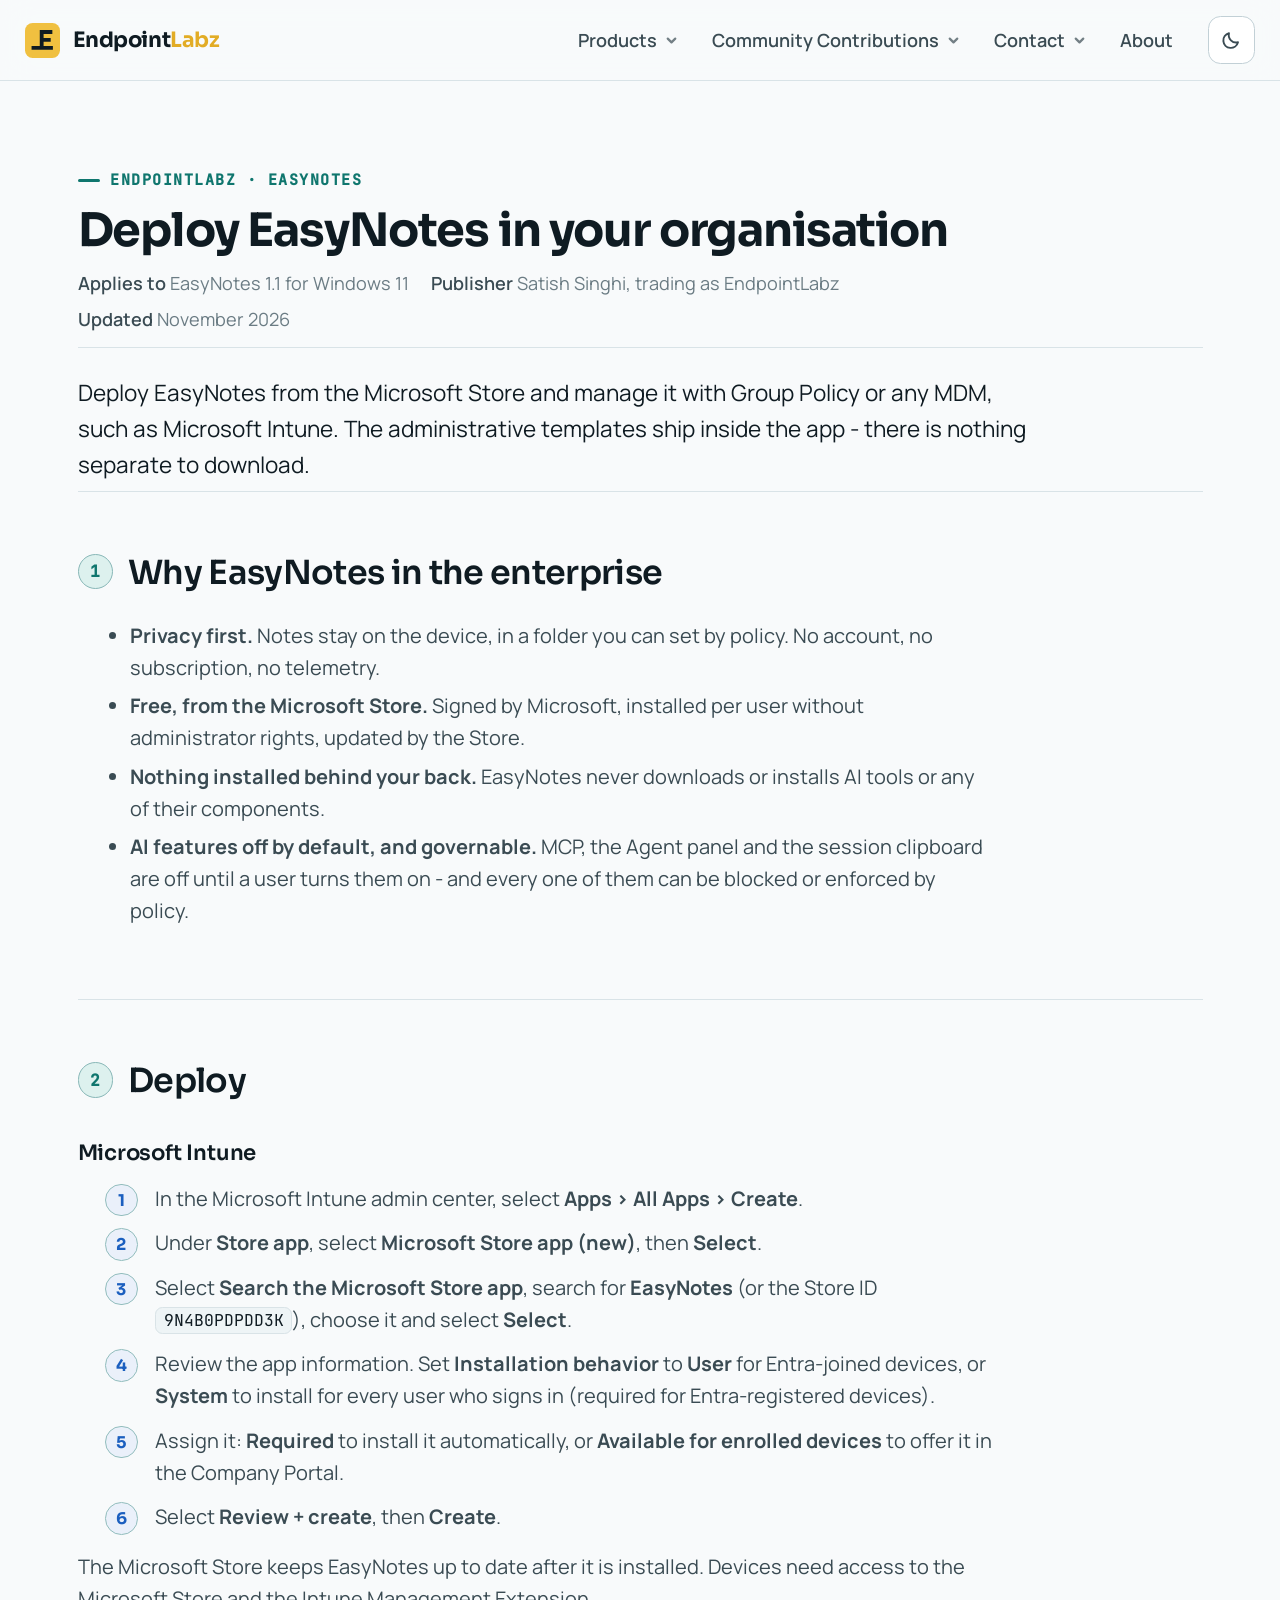
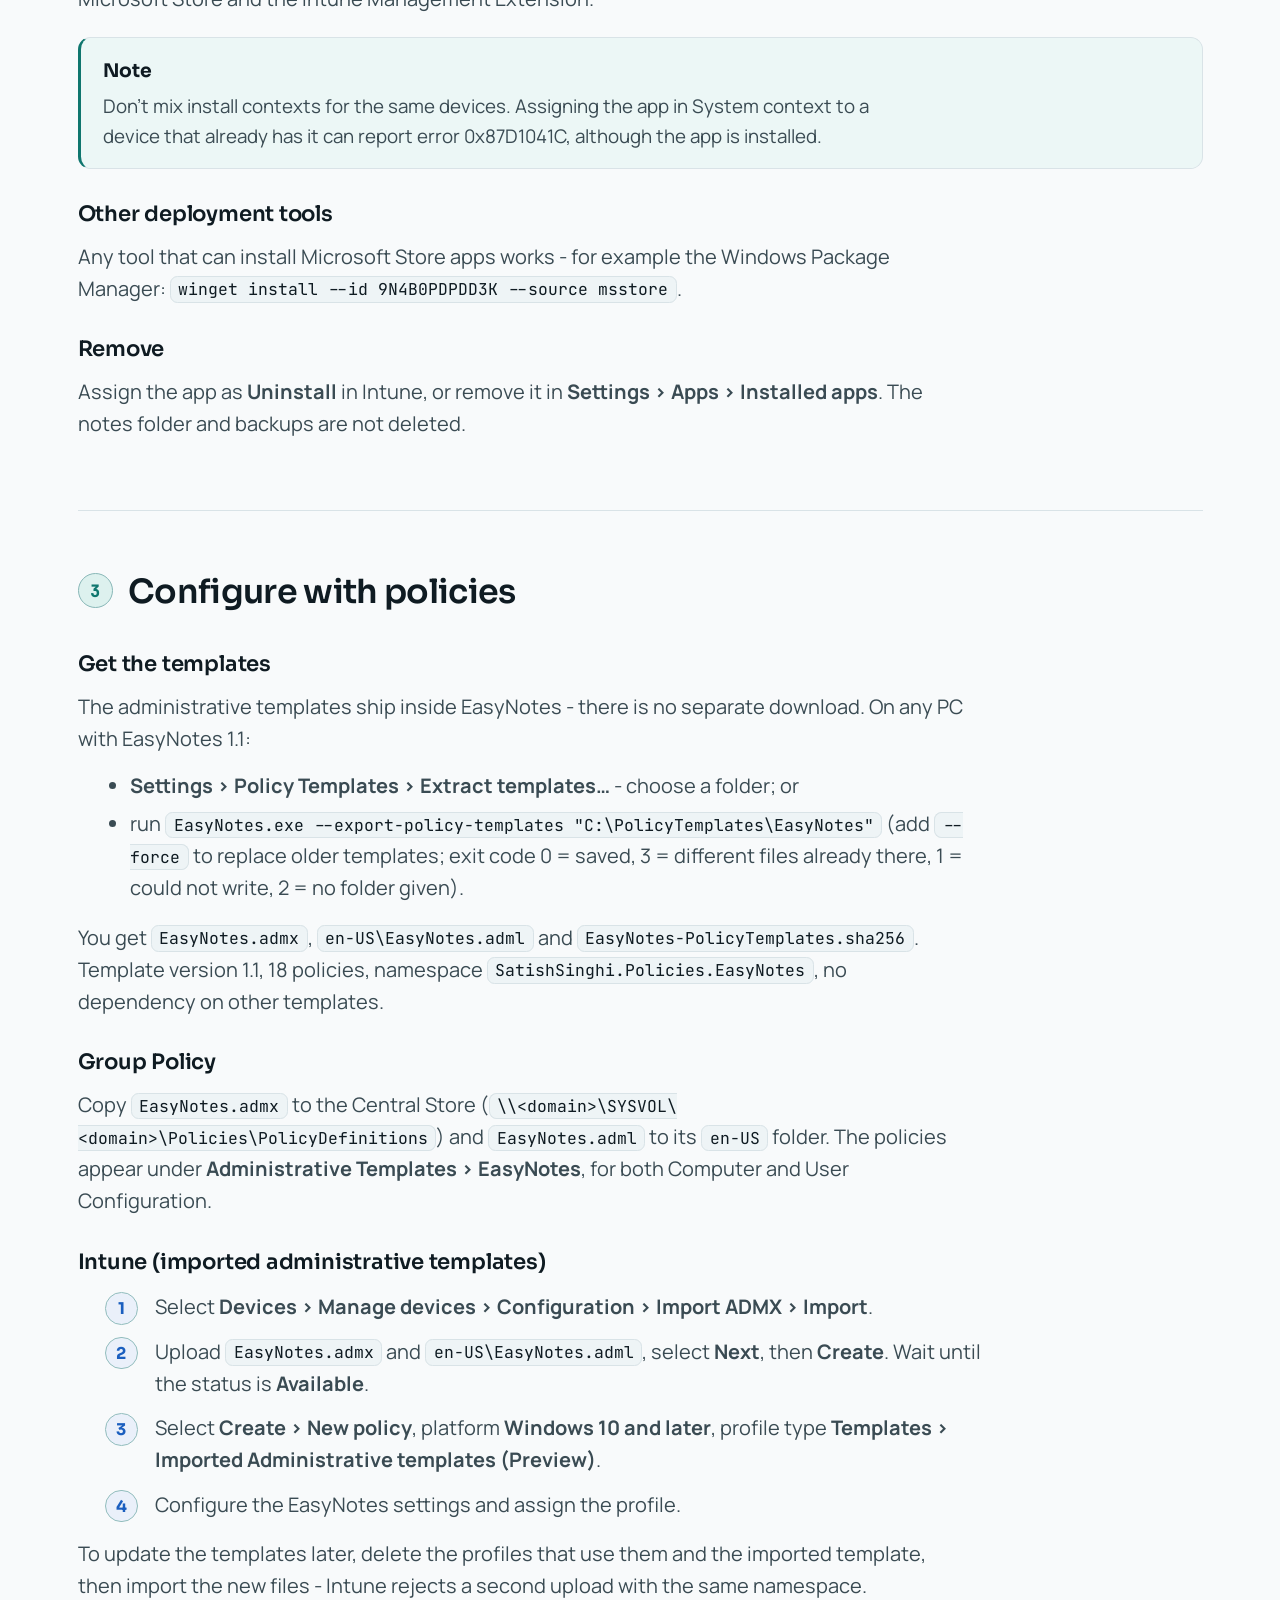
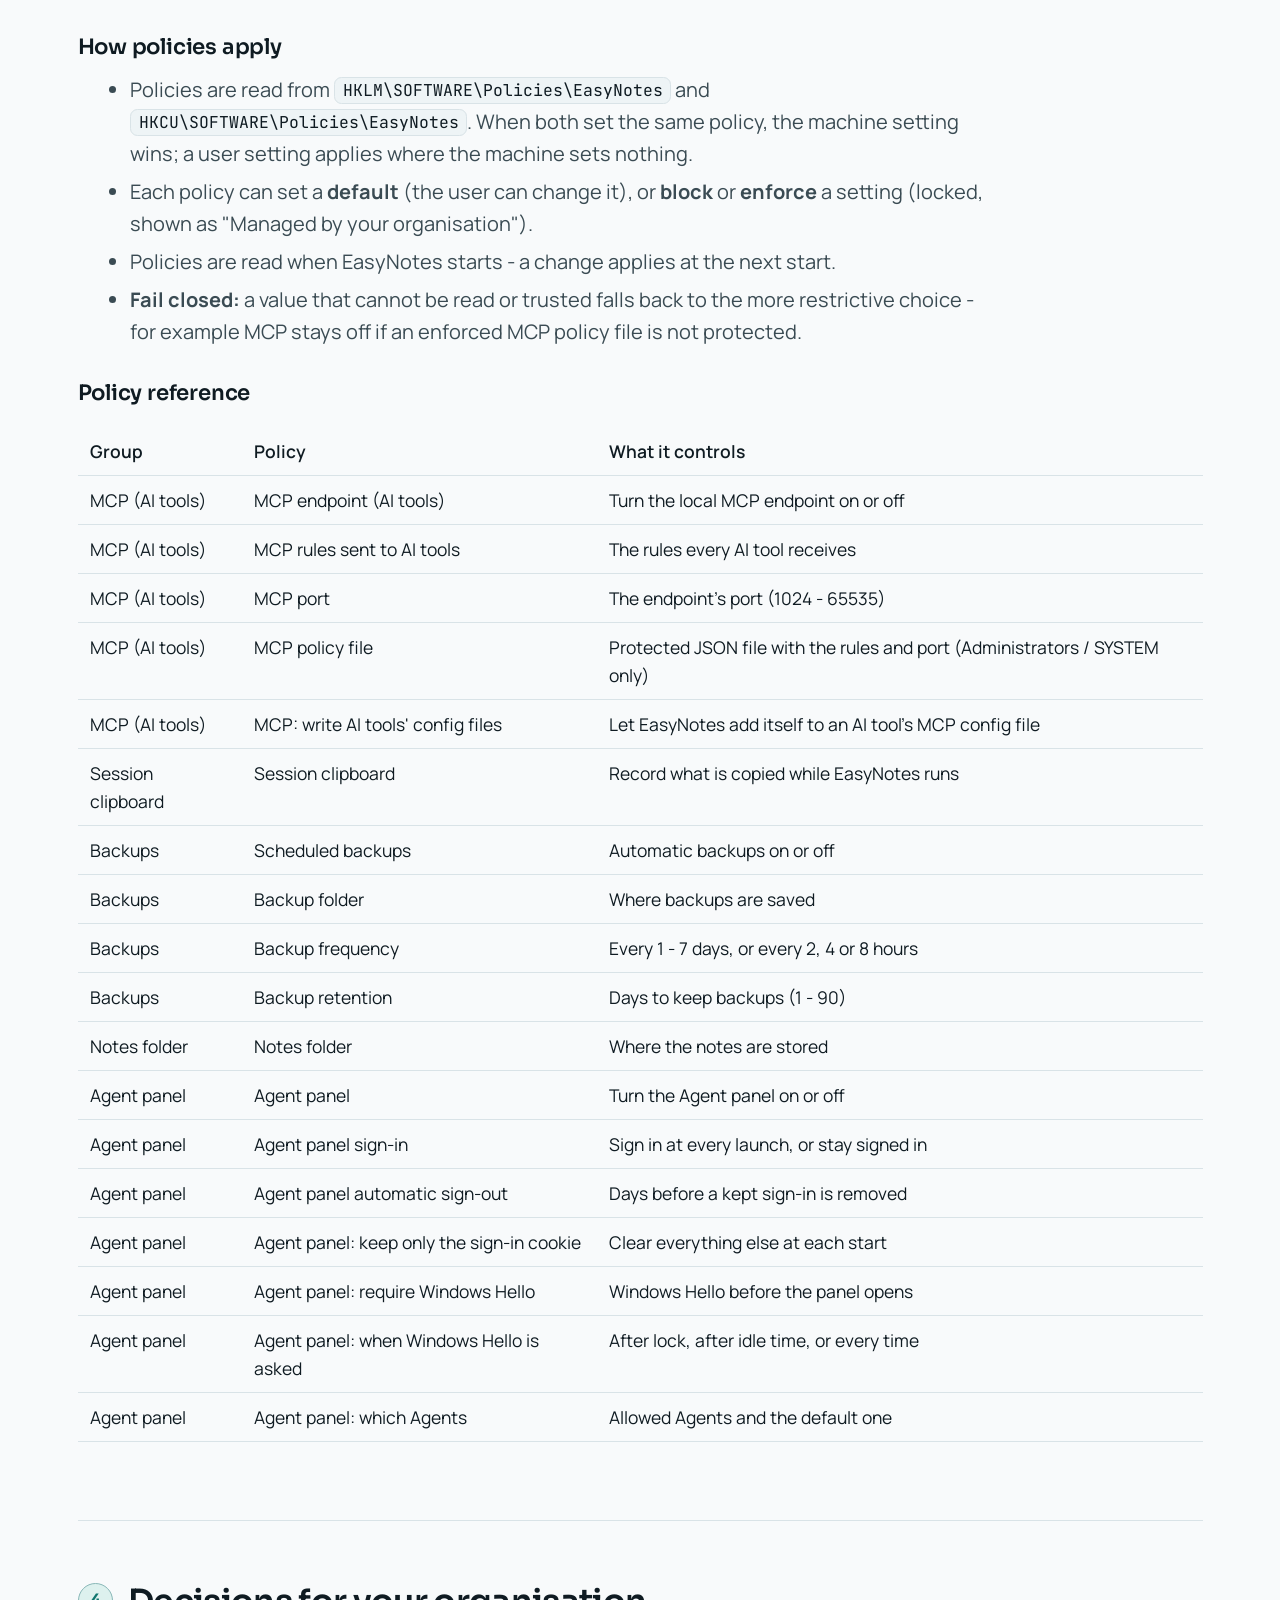
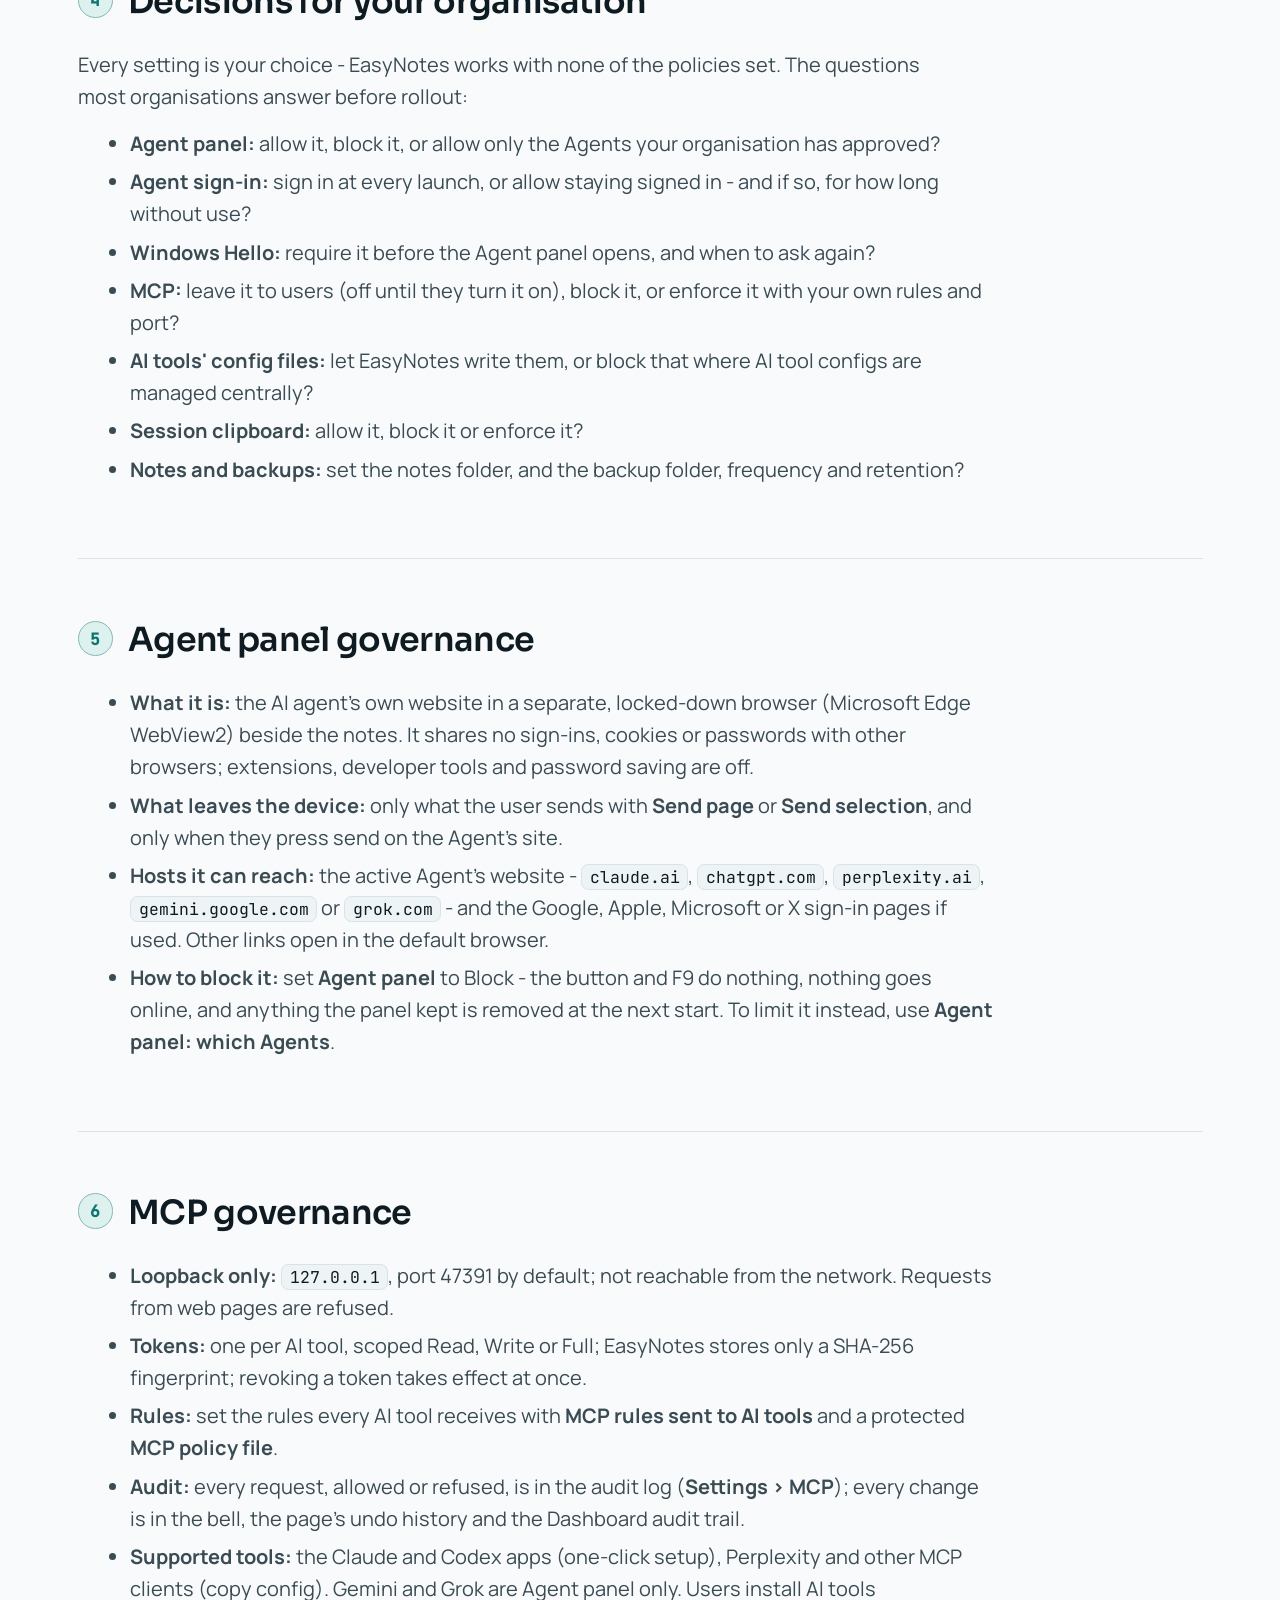
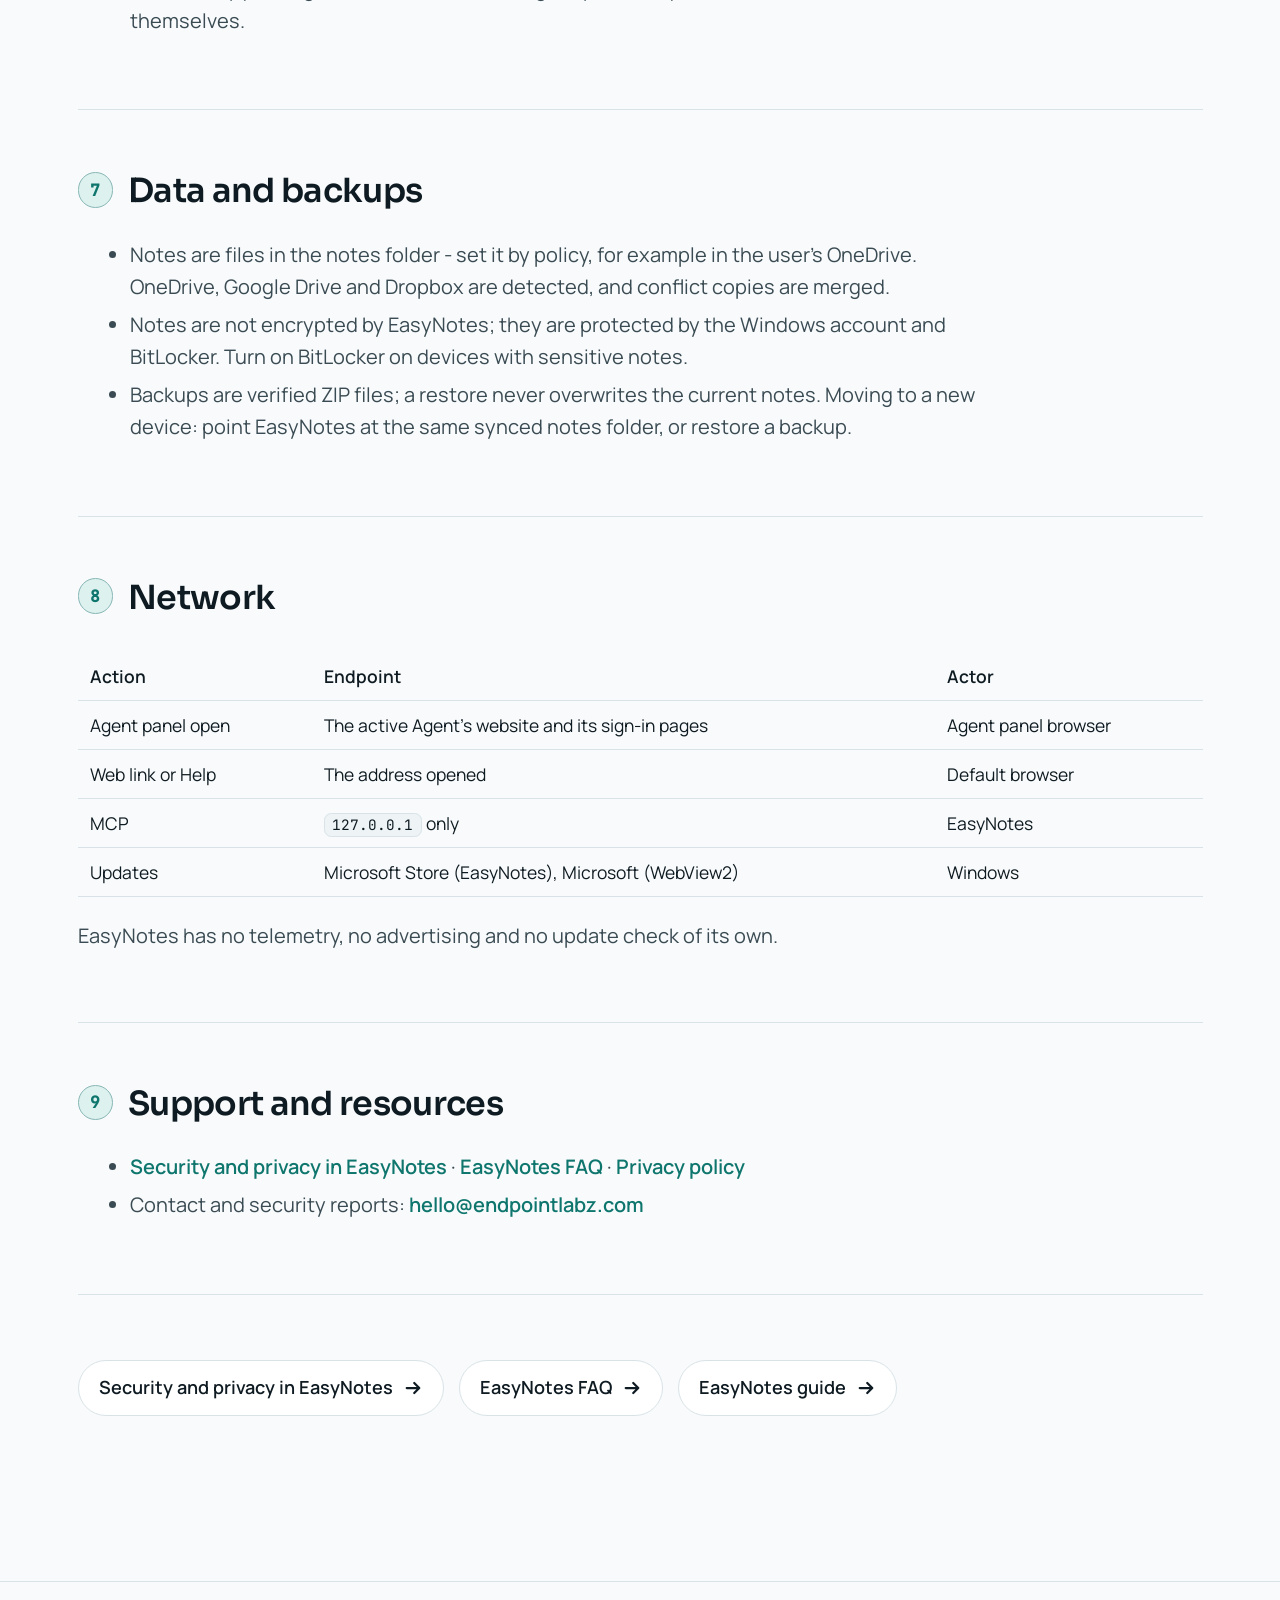
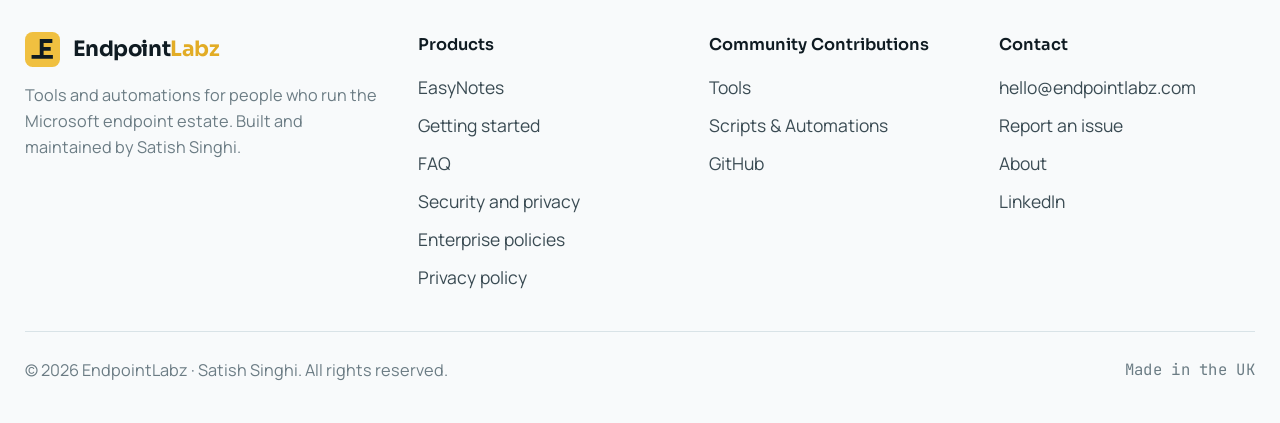
<file: easynotes/enterprise-policies/index.html>
<!doctype html>
<html lang="en">
<head>
<meta charset="utf-8">
<meta http-equiv="Content-Security-Policy" content="default-src 'self'; script-src 'sha256-OVMMUtrQItykdWo3eCEGcj5r6veqcO5kff2ByimANLE='; style-src 'self' 'unsafe-inline'; img-src 'self' data:; font-src 'self'; media-src 'self'; connect-src 'none'; object-src 'none'; base-uri 'self'; form-action 'none'">
<meta name="referrer" content="strict-origin-when-cross-origin">
<link rel="canonical" href="https://endpointlabz.com/easynotes/enterprise-policies/">
<meta name="viewport" content="width=device-width,initial-scale=1,viewport-fit=cover">
<meta name="description" content="Deploy and manage EasyNotes in your organisation: Microsoft Store app in Intune, Group Policy and Intune administrative templates shipped inside the app, the 18 policies, Agent panel and MCP governance.">
<!-- EndpointLabz - EasyNotes: Deploy EasyNotes in your organisation (site v5.20, EasyNotes 1.1) · Author: Satish Singhi -->
<title>Deploy EasyNotes in your organisation · EndpointLabz</title>
<link rel="icon" type="image/png" href="[data-uri]">
<link rel="stylesheet" href="../../assets/fonts/fonts.css">
<style>
/* EndpointLabz - EasyNotes page v5 · Author: Satish Singhi */
:root{
  --bg:#F8FAFB; --bg-2:#EEF4F6; --surface:#FFFFFF; --line:#D9E3E7; --line-2:#C2D0D6;
  --ink:#0F1B22; --ink-2:#3A4B53; --ink-3:#6B7C84;
  --teal:#0F766E; --teal-2:#0B5C56; --teal-soft:#DDF1EE; --teal-glow:rgba(15,118,110,.18);
  --gold:#F0C040; --gold-soft:#FBF0D3;
  --ocean-a:#0F3B78; --ocean-b:#1B5FBF; --ocean-soft:#EAF0FA; --amber:#FFB020;
  --hero-bg:linear-gradient(180deg,#EAF5F3 0%,#F8FAFB 70%);
  --blob-a:rgba(20,184,166,.22); --blob-b:rgba(212,160,23,.16); --blob-c:rgba(59,111,216,.14);
  /* ecosystem node colours: (ink, disc) */
  --n-endpoints:#0F766E; --n-endpoints-bg:#D7EFEB;
  --n-cloud:#2F6BD6;     --n-cloud-bg:#DFE9FB;
  --n-identity:#6B4FC7;  --n-identity-bg:#E9E3FA;
  --n-data:#4A5BA6;      --n-data-bg:#E2E6F5;
  --n-productivity:#B7791F; --n-productivity-bg:#FBF0D3;
  --n-connectivity:#0E7C9A; --n-connectivity-bg:#DBF1F6;
  --n-security:#C0483D;  --n-security-bg:#FBE3DF;
  --n-monitoring:#2F8A5B; --n-monitoring-bg:#DFF3E7;
  --shadow:0 1px 2px rgba(15,27,34,.05),0 12px 32px -12px rgba(15,27,34,.14);
  --r-s:8px; --r-m:14px; --r-l:22px;
  --ff-display:"Sora",ui-sans-serif,system-ui,"Segoe UI",sans-serif;
  --ff-body:"Manrope",ui-sans-serif,system-ui,"Segoe UI",sans-serif;
  --ff-mono:"JetBrains Mono",ui-monospace,"Cascadia Mono",Consolas,monospace;
  color-scheme:light;
}
@media (prefers-color-scheme:dark){:root:not([data-theme="light"]){
  --bg:#0B1418; --bg-2:#101B20; --surface:#131F25; --line:#22323A; --line-2:#2E4149;
  --ink:#E8EEF0; --ink-2:#B4C2C8; --ink-3:#7F929A;
  --teal:#2BB3A6; --teal-2:#5ED0C5; --teal-soft:#123B38; --teal-glow:rgba(43,179,166,.22);
  --gold:#E4B63A; --ocean-soft:#16263F;
  --gold-soft:#3A2F10; --hero-bg:linear-gradient(180deg,#0E1A1F 0%,#0B1418 70%);
  --blob-a:rgba(43,179,166,.18); --blob-b:rgba(228,182,58,.10); --blob-c:rgba(90,140,240,.12);
  --n-endpoints:#5ED0C5; --n-endpoints-bg:#123B38;
  --n-cloud:#7FA8F0;     --n-cloud-bg:#16263F;
  --n-identity:#B39CF2;  --n-identity-bg:#26203F;
  --n-data:#9EAAE6;      --n-data-bg:#1E2540;
  --n-productivity:#E4B63A; --n-productivity-bg:#3A2F10;
  --n-connectivity:#5FC8E0; --n-connectivity-bg:#0F3540;
  --n-security:#F08A7E;  --n-security-bg:#3F1F1B;
  --n-monitoring:#6FD39A; --n-monitoring-bg:#153A26;
  --shadow:0 1px 2px rgba(0,0,0,.3),0 12px 32px -12px rgba(0,0,0,.6);
  color-scheme:dark;
}}
:root[data-theme="dark"]{
  --bg:#0B1418; --bg-2:#101B20; --surface:#131F25; --line:#22323A; --line-2:#2E4149;
  --ink:#E8EEF0; --ink-2:#B4C2C8; --ink-3:#7F929A;
  --teal:#2BB3A6; --teal-2:#5ED0C5; --teal-soft:#123B38; --teal-glow:rgba(43,179,166,.22);
  --gold:#E4B63A; --ocean-soft:#16263F;
  --gold-soft:#3A2F10; --hero-bg:linear-gradient(180deg,#0E1A1F 0%,#0B1418 70%);
  --blob-a:rgba(43,179,166,.18); --blob-b:rgba(228,182,58,.10); --blob-c:rgba(90,140,240,.12);
  --n-endpoints:#5ED0C5; --n-endpoints-bg:#123B38;
  --n-cloud:#7FA8F0;     --n-cloud-bg:#16263F;
  --n-identity:#B39CF2;  --n-identity-bg:#26203F;
  --n-data:#9EAAE6;      --n-data-bg:#1E2540;
  --n-productivity:#E4B63A; --n-productivity-bg:#3A2F10;
  --n-connectivity:#5FC8E0; --n-connectivity-bg:#0F3540;
  --n-security:#F08A7E;  --n-security-bg:#3F1F1B;
  --n-monitoring:#6FD39A; --n-monitoring-bg:#153A26;
  --shadow:0 1px 2px rgba(0,0,0,.3),0 12px 32px -12px rgba(0,0,0,.6);
  color-scheme:dark;
}
*,*::before,*::after{box-sizing:border-box}
html{scroll-behavior:smooth}
[id]{scroll-margin-top:84px}
body{margin:0;background:var(--bg);color:var(--ink);font:400 16px/1.6 var(--ff-body);-webkit-font-smoothing:antialiased}
a{color:inherit;text-decoration:none}
a:focus-visible,button:focus-visible{outline:2px solid var(--teal);outline-offset:3px;border-radius:4px}
img,svg{max-width:100%;display:block}
h1,h2,h3,h4{font-family:var(--ff-display);margin:0;text-wrap:balance;letter-spacing:-.01em}
p{margin:0}
.wrap{width:min(1160px,100% - 40px);margin-inline:auto}
@media (max-width:640px){.wrap{width:calc(100% - 32px)}}
.mono{font-family:var(--ff-mono);font-size:12.5px;letter-spacing:.02em}

/* ---------- nav ---------- */
.nav{position:sticky;top:env(safe-area-inset-top,0px);z-index:40;backdrop-filter:saturate(1.4) blur(12px);background:color-mix(in srgb,var(--bg) 82%,transparent);border-bottom:1px solid var(--line)}
.nav .wrap{display:flex;align-items:center;gap:28px;height:64px}
.brand{display:flex;align-items:center;gap:10px;font-family:var(--ff-display);font-weight:700;font-size:17px;letter-spacing:-.02em}
.brand svg{width:28px;height:28px}
.brand span b{color:#E2AC25;font-weight:700}
:root[data-theme="dark"] .brand span b{color:#F0C040}
.nav-links{display:flex;gap:26px;margin-left:auto;font-weight:600;font-size:14.5px;color:var(--ink-2)}
.nav-links a{position:relative;padding:6px 0}
.nav-links a::after{content:"";position:absolute;left:0;right:100%;bottom:0;height:2px;background:var(--teal);transition:right .25s ease}
.nav-links a:hover::after{right:0}
.btn{display:inline-flex;align-items:center;gap:8px;padding:11px 18px;border-radius:999px;font-weight:700;font-size:14.5px;border:1px solid transparent;cursor:pointer;transition:transform .15s ease,background .2s,border-color .2s,box-shadow .2s;font-family:var(--ff-body)}
.btn:active{transform:translateY(1px)}
.btn-primary{background:var(--teal);color:#fff;box-shadow:0 6px 18px -6px var(--teal-glow)}
.btn-primary:hover{background:var(--teal-2)}
.btn-ghost{border-color:var(--line-2);color:var(--ink);background:var(--surface)}
.btn-ghost:hover{border-color:var(--teal);color:var(--teal)}
.btn-ocean{background:linear-gradient(90deg,var(--ocean-a),var(--ocean-b));color:#fff}
.btn-ocean:hover{filter:brightness(1.08)}
.nav .btn{padding:9px 16px}
.theme-btn{width:38px;height:38px;border-radius:10px;border:1px solid var(--line-2);background:var(--surface);color:var(--ink-2);display:grid;place-items:center;cursor:pointer;transition:border-color .2s,color .2s}
.theme-btn:hover{border-color:var(--teal);color:var(--teal)}
.theme-btn svg{width:17px;height:17px}
.theme-btn .sun{display:none}
:root[data-theme="dark"] .theme-btn .sun{display:block}:root[data-theme="dark"] .theme-btn .moon{display:none}
.menu-btn{display:none;margin-left:auto;background:none;border:1px solid var(--line-2);border-radius:10px;width:40px;height:40px;color:var(--ink);cursor:pointer}
@media (max-width:860px){
  .theme-btn{margin-left:auto}
  .menu-btn{margin-left:0}
  .nav-links{display:none;position:absolute;top:64px;left:0;right:0;flex-direction:column;gap:0;background:var(--surface);border-bottom:1px solid var(--line);padding:8px 20px 16px}
  .nav-links a{padding:12px 0;border-bottom:1px solid var(--line)}
  .nav-links a::after{display:none}
  .nav.open .nav-links{display:flex}
  .nav .btn-primary{display:none}
  .menu-btn{display:grid;place-items:center}
}


/* ---------- footer ---------- */
footer{padding-block:40px 32px;border-top:1px solid var(--line)}
footer .wrap{display:grid;grid-template-columns:1.4fr 1fr 1fr 1fr;gap:28px}
footer h5{font-family:var(--ff-display);font-size:13px;font-weight:600;margin:0 0 12px;color:var(--ink)}
footer ul{list-style:none;margin:0;padding:0;display:flex;flex-direction:column;gap:8px;font-size:14px;color:var(--ink-2)}
footer ul a:hover{color:var(--teal)}
footer .fine{color:var(--ink-3);font-size:13px;margin-top:12px;max-width:40ch}
footer .bottom{margin-top:32px;padding-top:20px;border-top:1px solid var(--line);display:flex;justify-content:space-between;gap:12px;flex-wrap:wrap;color:var(--ink-3);font-size:13px}
@media (max-width:760px){footer .wrap{grid-template-columns:1fr 1fr}}


.dd{position:relative}
.dd-t{display:inline-flex;align-items:center;gap:6px}
.dd-t .chev{width:12px;height:12px;transition:transform .2s ease;opacity:.7}
.dd-m{position:absolute;top:calc(100% + 10px);left:-14px;min-width:260px;padding:8px;border-radius:14px;background:var(--surface);border:1px solid var(--line);box-shadow:var(--shadow);display:flex;flex-direction:column;gap:2px;opacity:0;visibility:hidden;transform:translateY(-6px);transition:opacity .18s ease,transform .18s ease,visibility 0s linear .18s;z-index:50}
.dd-m::before{content:"";position:absolute;left:0;right:0;top:-12px;height:12px}
.dd:hover .dd-m,.dd:focus-within .dd-m{opacity:1;visibility:visible;transform:none;transition:opacity .18s ease,transform .18s ease}
.dd:hover .chev,.dd:focus-within .chev{transform:rotate(180deg)}
.dd-m a{display:flex;align-items:center;gap:12px;padding:10px 12px;border-radius:10px;color:var(--ink)}
.dd-m a::after{display:none}
.dd-m a:hover,.dd-m a:focus-visible{background:var(--bg-2)}
.dd-m b{display:block;font-weight:700;font-size:14.5px}
.dd-m small{display:block;font-weight:500;font-size:12.5px;color:var(--ink-3);margin-top:1px}
.dd-ic{width:34px;height:34px;border-radius:10px;display:grid;place-items:center;flex:none}
.dd-ic svg{width:18px;height:18px}
.dd-ic.en{background:var(--ocean-soft);color:var(--ocean-b)}
.dd-ic.tl{background:var(--teal-soft);color:var(--teal)}
.dd-ic.sc{background:var(--gold-soft);color:#9A6B00}
:root[data-theme="dark"] .dd-ic.sc{color:var(--gold)}
@media (max-width:860px){
  .nav-links{align-items:stretch}
  .dd{width:100%}
  .dd-t{width:100%;justify-content:space-between;padding:12px 0;border-bottom:1px solid var(--line)}
  .dd-t .chev{display:none}
  .dd-m{position:static;opacity:1;visibility:visible;transform:none;box-shadow:none;border:0;background:none;padding:4px 0 6px 10px;min-width:0}
  .dd-m::before{display:none}
  .dd-m a{border-bottom:0;padding:8px 6px}
}
/* ---------- v18: support pop-over, app logo ---------- */
.sup{position:relative;display:flex;align-items:center}
.sup-t{font:inherit;color:inherit;background:none;border:0;padding:6px 0;cursor:pointer;display:inline-flex;align-items:center;gap:6px;position:relative}
.sup-t .chev{width:12px;height:12px;transition:transform .2s ease;opacity:.7}
.sup-t[aria-expanded="true"] .chev{transform:rotate(180deg)}
.sup-pop{position:absolute;top:calc(100% + 10px);left:50%;transform:translateX(-50%);width:max-content;min-width:280px;padding:14px 14px 12px;border-radius:14px;background:var(--surface);border:1px solid var(--line);box-shadow:var(--shadow);z-index:60;text-align:left}
.sup-pop[hidden]{display:none}
.sup-h{font-size:12.5px;font-weight:700;letter-spacing:.06em;text-transform:uppercase;color:var(--ink-3)}
.sup-row{display:flex;align-items:center;gap:10px;margin-top:8px;padding:8px 8px 8px 12px;border:1px solid var(--line);border-radius:10px;background:var(--bg-2)}
.sup-mail{font-weight:700;font-size:15px;color:var(--ink);user-select:all;white-space:nowrap}
.sup-copy{margin-left:auto;width:34px;height:34px;border-radius:9px;border:1px solid var(--line);background:var(--surface);color:var(--ink-2);display:grid;place-items:center;cursor:pointer;flex:none}
.sup-copy:hover,.sup-copy:focus-visible{color:var(--teal);border-color:var(--teal)}
.sup-copy svg{width:17px;height:17px}
.sup-copy .ok{display:none;color:var(--teal)}
.sup-copy.done .cp{display:none}
.sup-copy.done .ok{display:block}
.sup-note{font-size:12.5px;color:var(--ink-3);margin-top:8px;min-height:1.2em}
.en-logo{width:40px;height:40px;flex:none}
@media (min-width:861px){.dd.dd-x .dd-m{opacity:0!important;visibility:hidden!important}.dd.dd-x .chev{transform:none!important}}
.dd-ic.en{background:none}
.dd-ic img{width:30px;height:30px}
@media (max-width:860px){
  .sup{width:100%;flex-direction:column;align-items:stretch}
  .sup-t{width:100%;justify-content:space-between;padding:12px 0;border-bottom:1px solid var(--line)}
  .sup-pop{position:static;transform:none;width:auto;min-width:0;margin:8px 0 6px;box-shadow:none}
  .sup-mail{white-space:normal;word-break:break-all}
}

/* ---------- v20: hero outcomes - what every solution raises / reduces (option H) ---------- */
.outcomes{margin-top:24px;max-width:580px}
.opt{display:block;position:relative}
.sr{position:absolute;width:1px;height:1px;overflow:hidden;clip:rect(0 0 0 0);white-space:nowrap}
.opt ul{list-style:none;margin:0;padding:0}
.opt .ic{width:26px;height:26px;border-radius:8px;display:grid;place-items:center;flex:none}
.opt .ic svg{width:15px;height:15px}
.opt .ar svg{width:14px;height:14px;display:block}
.opt .up .ar{animation:bobU 2.4s ease-in-out infinite;animation-delay:calc(var(--i)*.2s)}
.opt .down .ar{animation:bobD 2.4s ease-in-out infinite;animation-delay:calc(var(--i)*.2s)}
@keyframes bobU{0%,100%{transform:translateY(1.5px)}50%{transform:translateY(-2.5px)}}
@keyframes bobD{0%,100%{transform:translateY(-1.5px)}50%{transform:translateY(2.5px)}}
@keyframes rise{from{opacity:0;transform:translateY(8px)}to{opacity:1;transform:none}}
@keyframes draw{to{stroke-dashoffset:0}}
:root{--upc:#0F766E;--upc2:#14B8A6;--ups:#DDF1EE;--dnc:#1B5FBF;--dnc2:#3B82F6;--dns:#EAF0FA}
:root[data-theme="dark"]{--upc:#2BB3A6;--upc2:#5ED0C5;--ups:#123B38;--dnc:#7FA8F0;--dnc2:#3B82F6;--dns:#16263F}
/* H - momentum cards */
.oh-grid{display:grid;grid-template-columns:1.15fr 1fr;gap:12px}
.oh-card{position:relative;overflow:hidden;border-radius:18px;padding:16px 14px 12px;color:#fff;box-shadow:0 22px 44px -22px rgba(15,27,34,.55)}
.oh-card.up{background:linear-gradient(135deg,#0B5C56 0%,#0F766E 55%,#14B8A6 130%)}
.oh-card.down{background:linear-gradient(135deg,#0F3B78 0%,#1B5FBF 60%,#3B82F6 130%)}
.oh-big{position:absolute;right:-18px;bottom:-22px;width:150px;height:150px;color:#fff;opacity:.10;pointer-events:none}
.oh-big svg{width:100%;height:100%;display:block}
.oh-card.up .oh-big{animation:floatU 3.2s ease-in-out infinite} .oh-card.down .oh-big{animation:floatD 3.2s ease-in-out infinite}
@keyframes floatU{0%,100%{transform:translateY(4px)}50%{transform:translateY(-6px)}}
@keyframes floatD{0%,100%{transform:translateY(-4px)}50%{transform:translateY(6px)}}
.oh-shine{position:absolute;inset:-40% -60%;background:linear-gradient(115deg,transparent 40%,rgba(255,255,255,.14) 50%,transparent 60%);transform:translateX(-60%);animation:shine 5s ease-in-out 1.2s infinite;pointer-events:none}
@keyframes shine{0%{transform:translateX(-60%)}35%,100%{transform:translateX(60%)}}
.oh-card ul{position:relative}
.oh-card li{display:flex;align-items:center;gap:10px;padding:6px 0;font-weight:600;font-size:14px;border-top:1px solid rgba(255,255,255,.14);animation:rise .5s cubic-bezier(.2,.7,.2,1) both;animation-delay:calc(.25s + var(--i)*.08s)}
.oh-card li:first-child{border-top:0;padding-top:0}
.oh-card li span{flex:1}
.oh-card .ic{background:rgba(255,255,255,.16);color:#fff}
.oh-card .ar{color:#fff;opacity:.9}
@media (max-width:560px){.oh-grid{grid-template-columns:1fr}}
@media (prefers-reduced-motion:reduce){.opt *{animation:none!important}}


/* ---------- EasyNotes page (v1) ---------- */
body{overflow-x:hidden}
.en-hero{position:relative;overflow:hidden;padding-block:64px 56px;background:var(--hero-bg);border-bottom:1px solid var(--line)}
.en-hero::before{content:"";position:absolute;width:560px;height:560px;right:-160px;top:-200px;border-radius:50%;filter:blur(70px);background:radial-gradient(circle,var(--blob-c),transparent 65%);pointer-events:none}
.en-hero .wrap{position:relative;display:grid;grid-template-columns:minmax(0,.9fr) minmax(0,1.1fr);gap:52px;align-items:center}
.crumbs{font-size:13px;color:var(--ink-3);display:flex;gap:8px;align-items:center}
.crumbs a:hover{color:var(--teal)}
.en-title{display:flex;align-items:center;gap:16px;margin-top:18px}
.en-title svg,.en-title .app-logo{width:60px;height:60px;flex:none;filter:drop-shadow(0 8px 18px rgba(15,59,120,.28))}
.en-title h1{font-size:clamp(40px,calc(5vw / var(--zf)),60px);line-height:1;font-weight:700;letter-spacing:-.03em}
.tagline{font-family:"Caveat",cursive;font-size:30px;color:var(--ocean-b);margin-top:10px;line-height:1.1}
:root[data-theme="dark"] .tagline{color:#8DB6F5}
.en-hero .lead{margin-top:18px;font-size:17.5px;line-height:1.62;color:var(--ink-2);max-width:54ch}
.pillrow{display:flex;flex-wrap:wrap;gap:8px;margin-top:18px}
.pillrow span{font-size:12.5px;font-weight:700;padding:6px 11px;border-radius:999px;background:var(--surface);border:1px solid var(--line);color:var(--ink-2)}
.hero-cta{display:flex;flex-wrap:wrap;gap:12px;margin-top:30px;align-items:center}
.win-glyph{width:19px;height:19px;flex:none}
/* v5.12: the official Microsoft Store badge (unmodified artwork, self-hosted) + the Store app deep link */
.ms-badge{display:inline-flex;line-height:0;border-radius:6px;flex:none}
.ms-badge img{height:48px;width:auto}
.ms-badge .b-on-dark{display:none}
:root[data-theme="dark"] .ms-badge .b-on-light{display:none}
:root[data-theme="dark"] .ms-badge .b-on-dark{display:inline}
.ms-badge:focus-visible{outline:2px solid var(--teal);outline-offset:3px}
.store-app-link{font-size:13.5px;font-weight:600;color:var(--ink-2);text-decoration:underline;text-underline-offset:3px}
.store-app-link:hover{color:var(--teal)}
.inst-card{border:1px solid var(--line);border-left:4px solid var(--teal);border-radius:14px;padding:22px 24px;background:var(--surface);margin:18px 0 22px;display:flex;flex-direction:column;gap:10px}
.inst-card h3{font-size:22px;font-weight:600}
.inst-card p{margin:0}
.inst-card .badge-row{display:flex;flex-wrap:wrap;align-items:center;gap:16px;margin:6px 0 2px}
.get .get-cta{display:flex;flex-direction:row;flex-wrap:wrap;align-items:center;gap:14px}
.hero-cta .ms-badge img{height:40px}
@media (max-width:600px){.hero-cta .ms-badge img{height:44px}}
.store-btn{display:inline-flex;align-items:center;gap:11px;padding:9px 18px 9px 14px;border-radius:12px;background:#111;color:#fff;border:1px solid #111;font-weight:700;line-height:1.05;transition:transform .15s,box-shadow .2s}
:root[data-theme="dark"] .store-btn{background:#F4F7F8;color:#0B1418;border-color:#F4F7F8}
.store-btn svg{width:26px;height:26px}
.store-btn small{display:block;font-size:10.5px;font-weight:600;opacity:.8;letter-spacing:.02em}
.store-btn span{font-size:16px}
.store-btn.big{padding:12px 22px 12px 16px}
.store-btn.big svg{width:30px;height:30px}
.store-btn.is-placeholder{cursor:not-allowed;position:relative}
.doc .store-btn{color:#fff}
:root[data-theme="dark"] .doc .store-btn{color:#0B1418}
.store-btn.is-placeholder::after{content:"Soon";position:absolute;top:-8px;right:-8px;font-size:10px;font-weight:800;padding:3px 7px;border-radius:999px;background:var(--gold);color:#3A2A00;letter-spacing:.04em}
.ph-note{display:block;font-size:12.5px;color:var(--ink-3);margin-top:8px}
.btn-play svg{width:15px;height:15px}
.hero-shot{position:relative;border-radius:14px;overflow:hidden;border:1px solid var(--line);box-shadow:0 30px 70px -30px rgba(15,59,120,.55);background:var(--surface)}
.hero-shot img{width:100%;height:auto}
.only-dark{display:none!important}
:root[data-theme="dark"] .only-dark{display:block!important}
:root[data-theme="dark"] .only-light{display:none!important}
.facts{border-bottom:1px solid var(--line);background:var(--bg-2)}
.facts .wrap{display:grid;grid-template-columns:repeat(4,1fr)}
.facts div{padding:18px 18px 18px 0;border-left:1px solid var(--line);padding-left:18px}
.facts div:first-child{border-left:0;padding-left:0}
.facts b{display:block;font-family:var(--ff-display);font-size:15px}
.facts span{display:block;font-size:13.5px;line-height:1.45;margin-top:3px;color:var(--ink-3)}
/* docs body */
.docs .wrap{display:grid;grid-template-columns:272px minmax(0,1fr);gap:48px;padding-block:24px 80px}
/* v5.1 (Prompt 443): the section index - larger type, roomy rows, a card on its own surface, sub-sections only for the section
   you are in, the current item marked with a pill + accent bar, and the index scrolls itself to keep it in view */
.toc{position:sticky;top:88px;align-self:start;max-height:calc(calc(100vh / var(--zf)) - 108px);overflow:auto;overscroll-behavior:contain;
  margin-top:18px;padding:16px 12px 18px;font-size:15px;line-height:1.35;background:var(--surface);border:1px solid var(--line);
  border-radius:16px;box-shadow:0 18px 40px -30px rgba(15,59,120,.35);scrollbar-width:thin;scrollbar-color:var(--line-2) transparent}
.toc::-webkit-scrollbar{width:6px}.toc::-webkit-scrollbar-thumb{background:var(--line-2);border-radius:6px}.toc::-webkit-scrollbar-track{background:transparent}
.toc ul{list-style:none;margin:0;padding:0}
.toc li.grp{font-family:var(--ff-mono);font-size:11.5px;font-weight:600;letter-spacing:.1em;text-transform:uppercase;color:var(--teal);
  margin:20px 10px 8px;padding-top:16px;border-top:1px solid var(--line)}
.toc li.grp:first-child{margin-top:2px;padding-top:0;border-top:0}
.toc a{position:relative;display:block;padding:8px 12px;border-radius:10px;color:var(--ink-2);font-weight:600;text-decoration:none;
  transition:color .15s,background .15s}
.toc a:hover{color:var(--ink);background:var(--bg-2)}
.toc a:focus-visible{outline:2px solid var(--teal);outline-offset:1px}
.toc a.in{color:var(--ink)}
.toc a.on{color:var(--teal-2);background:var(--teal-soft)}
.toc a.on::before{content:"";position:absolute;left:0;top:8px;bottom:8px;width:3px;border-radius:3px;background:var(--teal)}
.toc ul ul{margin:2px 0 6px 14px;padding-left:10px;border-left:2px solid var(--line);display:none}
.toc li.open>ul{display:block}
.toc ul ul a{padding:6px 10px;font-size:14px;font-weight:500;color:var(--ink-3)}
.toc ul ul a:hover{color:var(--ink)}
.toc ul ul a.on{color:var(--teal-2);font-weight:600}
.toc-btn{display:none}
.doc{min-width:0}
.doc-sec{padding-block:44px;border-top:1px solid var(--line);scroll-margin-top:76px}
.doc-sec:first-child{border-top:0;padding-top:22px}
.kicker{font-family:var(--ff-mono);font-size:11.5px;letter-spacing:.1em;text-transform:uppercase;color:var(--teal);margin-bottom:8px}
.doc h2{font-size:clamp(26px,calc(2.6vw / var(--zf)),32px);font-weight:600;letter-spacing:-.02em;margin-bottom:16px}
.doc .h3{font-size:19px;font-weight:600;margin:30px 0 10px;scroll-margin-top:76px}
.doc h4{font-family:var(--ff-display);font-size:15px;font-weight:600;margin-bottom:8px}
.doc p{color:var(--ink-2);max-width:74ch;margin-bottom:12px}
.doc p.small{font-size:14px;color:var(--ink-3)}
.doc a{color:var(--teal);font-weight:600}
.doc code,.doc kbd{font-family:var(--ff-mono);font-size:.82em}
.doc code{background:var(--bg-2);border:1px solid var(--line);border-radius:6px;padding:1px 6px;color:var(--ink);word-break:break-word}
kbd{display:inline-block;min-width:22px;text-align:center;font-family:var(--ff-mono);font-size:12px;line-height:1;padding:4px 6px;border-radius:6px;border:1px solid var(--line-2);border-bottom-width:2px;background:var(--surface);color:var(--ink)}
.doc ul,.doc ol{color:var(--ink-2);max-width:74ch;padding-left:20px;margin:0 0 14px}
.doc li{margin:5px 0}
.doc em{font-style:normal;font-weight:600;color:var(--ink)}
ul.ticks,ul.dash{list-style:none;padding-left:0}
ul.ticks li,ul.dash li{position:relative;padding-left:24px}
ul.ticks li::before{content:"";position:absolute;left:2px;top:.55em;width:11px;height:6px;border-left:2px solid var(--teal);border-bottom:2px solid var(--teal);transform:rotate(-45deg)}
ul.dash li::before{content:"";position:absolute;left:3px;top:.8em;width:10px;height:2px;background:var(--gold)}
ol.steps{counter-reset:s;list-style:none;padding-left:0}
ol.steps li{counter-increment:s;position:relative;padding-left:40px;margin:10px 0}
ol.steps li::before{content:counter(s);position:absolute;left:0;top:1px;width:26px;height:26px;border-radius:50%;background:var(--ocean-soft);color:var(--ocean-b);font:700 13px/26px var(--ff-display);text-align:center}
:root[data-theme="dark"] ol.steps li::before{color:#8DB6F5}
.glance{display:grid;grid-template-columns:repeat(5,minmax(0,1fr));gap:12px;margin:22px 0 6px}
.glance div{border:1px solid var(--line);border-radius:12px;padding:14px;background:var(--surface)}
.glance b{display:block;font-family:var(--ff-display);font-size:15px}
.glance span{font-size:13.5px;color:var(--ink-3);line-height:1.45;display:block;margin-top:4px}
table.spec{width:100%;border-collapse:collapse;margin:8px 0 18px;font-size:15px}
table.spec th,table.spec td{text-align:left;vertical-align:top;padding:11px 14px 11px 0;border-bottom:1px solid var(--line)}
table.spec th{width:30%;font-weight:700;color:var(--ink);padding-right:18px}
table.spec th em{font-weight:500;color:var(--ink-3);font-style:normal;font-size:13px}
table.spec td{color:var(--ink-2)}
table.spec tr:first-child th,table.spec tr:first-child td{border-top:1px solid var(--line)}
table.map th{width:22%}
table.keys th{width:38%;white-space:nowrap}
.callout{border:1px solid var(--line);border-left:3px solid var(--teal);background:color-mix(in srgb,var(--teal-soft) 55%,var(--surface));border-radius:10px;padding:14px 18px;margin:18px 0}
.callout.ok{border-left-color:#2F8A5B;background:color-mix(in srgb,#DFF3E7 55%,var(--surface))}
:root[data-theme="dark"] .callout.ok{background:color-mix(in srgb,#153A26 60%,var(--surface))}
.callout b{display:block;font-family:var(--ff-display);font-size:15px;margin-bottom:4px;color:var(--ink)}
.callout p{margin:0;font-size:15px}
.install{display:grid;grid-template-columns:repeat(2,minmax(0,1fr));gap:16px;margin:18px 0 8px}
.inst-card{border:1px solid var(--line);border-radius:14px;padding:22px;background:var(--surface);display:flex;flex-direction:column;gap:10px}
.inst-card h3{font-size:20px;font-weight:600}
.inst-card p{margin:0;font-size:15px}
.inst-kind{font-family:var(--ff-mono);font-size:11px;letter-spacing:.08em;text-transform:uppercase;color:var(--teal)}
.inst-card .store-btn{align-self:flex-start;margin-top:6px}
.code{position:relative;max-width:100%;margin:10px 0 14px;border-radius:10px;background:#0E1A1F;border:1px solid #1E3038}
.code pre{margin:0;padding:14px 76px 14px 16px;overflow-x:auto;font-family:var(--ff-mono);font-size:12.8px;line-height:1.7;color:#CFE6E2}
.code .c-p{color:#5E7F87}.code .c-h{color:#F0C040}.code .c-k{color:#7FE0D4}.code .c-s{color:#F2C58A}
.code .copy{position:absolute;top:8px;right:8px;font:700 11.5px var(--ff-body);color:#CFE6E2;background:#17282F;border:1px solid #2A4049;border-radius:7px;padding:5px 9px;cursor:pointer}
.code .copy:hover{border-color:#7FE0D4;color:#fff}
.rules{border:1px dashed var(--line-2);border-radius:10px;padding:12px 16px;background:var(--surface);margin:8px 0 12px;position:relative}
/* v5.8: the rules are an example (Prompt 477); the any-client MCP guide (Prompts 478-480); the intro cards (Prompt 473) */
.rules-tag{position:absolute;top:-10px;right:14px;font:600 10.5px var(--ff-mono);letter-spacing:.1em;text-transform:uppercase;color:var(--teal);background:var(--surface);border:1px solid var(--line-2);border-radius:999px;padding:3px 9px}
.mcp-note{border:1px solid var(--line);border-left:4px solid var(--teal);border-radius:12px;padding:14px 18px;background:var(--teal-soft);color:var(--ink-2);margin:14px 0 6px;max-width:74ch;line-height:1.55}
.mcp-note b{color:var(--ink)}
.doc h4{margin-top:18px}
.glance a{display:block;border:1px solid var(--line);border-radius:12px;padding:14px;background:var(--surface);text-decoration:none;color:inherit;font-weight:400;transition:border-color .2s,transform .2s}
.glance a:hover,.glance a:focus-visible{border-color:var(--teal);transform:translateY(-1px)}
.glance a b{display:block;font-family:var(--ff-display);font-size:15px;color:var(--ink)}
.glance a b::after{content:" \2192";color:var(--teal)}
.glance a span{font-size:13.5px;color:var(--ink-3);line-height:1.45;display:block;margin-top:4px}
.glance .g-soon .win-glyph{width:28px;height:28px;color:var(--teal);margin-top:6px}
.rules p{margin:3px 0;font-family:var(--ff-mono);font-size:13px;color:var(--ink)}
/* v5: the MCP function table and the install 'coming soon' card */
.tbl-scroll{overflow-x:auto;margin:10px 0 18px;border:1px solid var(--line);border-radius:12px}
table.mcp-tools{width:100%;border-collapse:collapse;font-size:14.5px}
table.mcp-clients{width:100%;border-collapse:collapse;font-size:14.5px}
table.mcp-tools th,table.mcp-tools td{text-align:left;vertical-align:top;padding:9px 14px;border-bottom:1px solid var(--line)}
table.mcp-clients th,table.mcp-clients td{text-align:left;vertical-align:top;padding:9px 14px;border-bottom:1px solid var(--line)}
table.mcp-tools thead th{font-family:var(--ff-display);font-size:13px;letter-spacing:.02em;color:var(--ink);background:var(--surface)}
table.mcp-clients thead th{font-family:var(--ff-display);font-size:13px;letter-spacing:.02em;color:var(--ink);background:var(--surface)}
table.mcp-tools tr.grp th{font-family:var(--ff-mono);font-size:11px;letter-spacing:.08em;text-transform:uppercase;color:var(--teal);background:var(--surface);padding-top:14px}
table.mcp-tools td:first-child{white-space:nowrap;width:1%}
table.mcp-tools td code{font-size:13px}
table.mcp-clients td code{font-size:12.5px}
.code.wrapcode pre{white-space:pre-wrap;word-break:break-word;padding-right:84px}
table.mcp-tools td{color:var(--ink-2)}
table.mcp-clients td{color:var(--ink-2)}
table.mcp-tools tbody tr:last-child td{border-bottom:0}
table.mcp-clients tbody tr:last-child td{border-bottom:0}
.soon-card{border:1px solid var(--line);border-left:4px solid var(--teal);border-radius:14px;padding:22px 24px;background:var(--surface);margin:18px 0 22px;display:flex;flex-direction:column;gap:8px}
.soon-card h3{font-size:22px;font-weight:600}
.soon-card p{margin:0}
.soon{display:inline-flex;align-items:center;gap:8px;padding:10px 18px;border-radius:12px;border:1px dashed var(--teal);color:var(--teal);font-weight:700;font-size:15px}
details.tools{border:1px solid var(--line);border-radius:10px;padding:0 16px;margin:14px 0;background:var(--surface)}
details.tools summary{cursor:pointer;padding:12px 0;font-weight:700;color:var(--ink)}
details.tools p{font-family:var(--ff-mono);font-size:12.5px;line-height:1.75}
details.tools b{font-family:var(--ff-body);font-size:13px;display:block;color:var(--ink)}
.two{display:grid;grid-template-columns:repeat(2,minmax(0,1fr));gap:18px;margin:12px 0}
.two>div{border:1px solid var(--line);border-radius:12px;padding:16px 18px;background:var(--surface)}
.fgrid{display:grid;grid-template-columns:repeat(3,1fr);gap:12px;margin-top:8px}
.fgrid div{border:1px solid var(--line);border-radius:12px;padding:16px;background:var(--surface);display:flex;flex-direction:column;gap:6px}
.fgrid i{width:34px;height:34px;border-radius:10px;display:grid;place-items:center;background:var(--ocean-soft);color:var(--ocean-b)}
:root[data-theme="dark"] .fgrid i{color:#8DB6F5}
.fgrid i svg{width:19px;height:19px}
.fgrid b{font-family:var(--ff-display);font-size:15px;margin-top:4px}
.fgrid span{font-size:14px;color:var(--ink-3);line-height:1.5}
.ptypes{display:grid;grid-template-columns:repeat(3,1fr);gap:12px;margin:6px 0 4px}
.ptypes div{border:1px solid var(--line);border-top:3px solid var(--ocean-b);border-radius:10px;padding:14px;background:var(--surface)}
.ptypes b{font-family:var(--ff-display);display:block}
.ptypes span{font-size:14px;color:var(--ink-3);display:block;margin-top:4px;line-height:1.5}
.menus{display:grid;grid-template-columns:repeat(3,1fr);gap:12px;margin:8px 0 6px}
.menus>div{border:1px solid var(--line);border-radius:12px;padding:14px 16px;background:var(--surface)}
ul.menu{list-style:none;padding:0;margin:0;font-size:14px}
ul.menu li{padding:5px 0;border-bottom:1px solid var(--line);color:var(--ink)}
ul.menu li:last-child{border-bottom:0}
ul.menu small{display:block;color:var(--ink-3);font-size:12.5px}
/* figures */
figure.shot{margin:18px 0 22px;border:1px solid var(--line);border-radius:12px;overflow:hidden;background:var(--surface);box-shadow:var(--shadow)}
figure.shot img{width:100%;height:auto;cursor:zoom-in;background:#fff}
figure.shot.win{max-width:760px}
figure.shot.nat{width:fit-content;max-width:100%}
figure.shot.nat img{width:auto;max-width:100%}
figure.shot.win img{background:transparent}
figure.shot figcaption{font-size:13.5px;color:var(--ink-3);padding:10px 14px;border-top:1px solid var(--line);line-height:1.45}
.pair{display:grid;grid-template-columns:repeat(2,minmax(0,1fr));gap:16px;align-items:start}
.pair figure.shot,.gallery figure.shot{margin:8px 0 12px}
.gallery{display:grid;grid-template-columns:repeat(auto-fill,minmax(250px,1fr));gap:14px;margin:14px 0 8px;align-items:start}
.tuts{display:grid;grid-template-columns:repeat(2,minmax(0,1fr));gap:18px;margin:18px 0 6px}
figure.tut{margin:0;border:1px solid var(--line);border-radius:12px;overflow:hidden;background:var(--surface);box-shadow:var(--shadow)}
figure.tut video{display:block;width:100%;height:auto;aspect-ratio:4/3;background:#0B1418}
figure.tut figcaption{padding:12px 14px 14px;border-top:1px solid var(--line)}
figure.tut b{display:block;font-family:var(--ff-display);font-size:15px;color:var(--ink)}
figure.tut b small{font-family:var(--ff-mono);font-weight:500;font-size:11.5px;color:var(--ink-3);margin-left:6px}
figure.tut span{display:block;font-size:13.5px;color:var(--ink-3);line-height:1.5;margin-top:4px}
.ph-shot{aspect-ratio:4/3;display:grid;place-items:center;background:repeating-linear-gradient(135deg,var(--bg-2) 0 12px,var(--surface) 12px 24px);color:var(--ink-3);font-family:var(--ff-mono);font-size:12px}
.hdr-anno{position:relative;width:640px;max-width:100%;margin:10px 0 28px;border:1px solid var(--line);border-radius:12px;overflow:visible;background:var(--surface)}
.hdr-anno img{width:100%;height:auto;border-radius:11px 11px 0 0;cursor:zoom-in}
.ruler{position:relative;height:30px;border-top:1px solid var(--line)}
.ruler span{position:absolute;top:6px;transform:translateX(-50%);width:20px;height:20px;border-radius:50%;background:var(--teal);color:#fff;font:700 11px/20px var(--ff-display);text-align:center}
.ruler span::before{content:"";position:absolute;left:50%;top:-7px;width:1px;height:7px;background:var(--teal)}
ol.hdr-list{columns:2;column-gap:28px;padding-left:22px;margin-top:0}
ol.hdr-list li{break-inside:avoid;margin:0 0 6px}
.tabs{display:flex;flex-wrap:wrap;gap:6px;margin:16px 0 4px}
:root[data-theme="dark"] .toc a.on{color:#7FE3D6;background:rgba(43,179,166,.16)}
:root[data-theme="dark"] .toc{box-shadow:none}
.tabs button{font:700 13.5px var(--ff-body);padding:8px 14px;border-radius:999px;border:1px solid var(--line-2);background:var(--surface);color:var(--ink-2);cursor:pointer}
.tabs button[aria-selected="true"]{background:var(--teal);border-color:var(--teal);color:#fff}
.get{border-top:0}
.get-card{display:flex;align-items:center;justify-content:space-between;gap:28px;flex-wrap:wrap;border-radius:18px;padding:32px 34px;background:linear-gradient(120deg,var(--ocean-a),var(--ocean-b));color:#fff;box-shadow:0 30px 60px -30px rgba(15,59,120,.6)}
.get-card svg,.get-card .app-logo{width:54px;height:54px;margin-bottom:12px}
.get-card .app-logo{display:block}
.get-card h2{color:#fff;margin-bottom:6px}
.get-card p{color:#DCE8FB;margin:0}
.get-card .store-btn{background:#fff;color:#0F1B22;border-color:#fff}
.get-card .ph-note{color:#C7DBFF}
.get-cta{display:flex;flex-direction:column;align-items:flex-start}
.get-cta .btn-get{display:inline-flex;align-items:center;padding:12px 22px;border-radius:999px;background:#fff;color:#0F3B78;font-weight:700;text-decoration:none;border:1px solid #fff;transition:transform .2s}
.get-cta .btn-get:hover,.get-cta .btn-get:focus-visible{transform:translateY(-1px)}
/* lightbox and video */
.lb{position:fixed;inset:0;z-index:100;background:rgba(8,14,18,.86);display:none;align-items:center;justify-content:center;padding:28px}
.lb.open{display:flex}
.lb figure{margin:0;max-width:min(1400px,100%);max-height:100%;display:flex;flex-direction:column;align-items:center;gap:10px}
.lb img,.lb video{max-width:100%;max-height:calc(calc(100vh / var(--zf)) - 110px);border-radius:10px;box-shadow:0 30px 80px rgba(0,0,0,.5);background:#fff}
.lb video{background:#121A30}
.lb figcaption{color:#DCE6EA;font-size:14px;text-align:center;max-width:80ch}
/* v5.5 (Prompt 453): the film / tour controls sit under the video, never over it */
.lb-bar{display:none;width:min(1400px,100%);align-items:center;gap:14px}
.lb.vid .lb-bar{display:flex}
.lb-seek{flex:1;display:flex;align-items:center;gap:10px;min-width:0}
.lb-seek input{flex:1;min-width:0;height:4px;accent-color:#6CC8D8;cursor:pointer}
.lb-seek span{font-size:12.5px;color:#DCE6EA;font-variant-numeric:tabular-nums;white-space:nowrap}
.lb-btns{display:flex;gap:8px}
.lb .lb-btn{position:static;width:42px;height:42px;display:grid;place-items:center;font-size:0;background:linear-gradient(180deg,rgba(255,255,255,.18),rgba(255,255,255,.07));box-shadow:inset 0 1px 0 rgba(255,255,255,.18),0 10px 22px -12px rgba(0,0,0,.7)}
.lb .lb-btn:hover{background:linear-gradient(180deg,rgba(255,255,255,.26),rgba(255,255,255,.12))}
.lb .lb-btn svg{width:18px;height:18px}
/* v5.10: the sound button looks like the others when on - the icon shows the state (Prompt 483) */
.lb .lb-btn .ic-on,.lb .lb-btn .ic-pause{display:none}
.lb .lb-btn[aria-pressed="true"] .ic-on,.lb .lb-btn[data-playing="true"] .ic-pause{display:block}
.lb .lb-btn[aria-pressed="true"] .ic-off,.lb .lb-btn[data-playing="true"] .ic-play{display:none}
.lb img,.lb.vid video{max-height:calc(calc(100vh / var(--zf)) - 170px)}
.lb button{position:absolute;background:rgba(255,255,255,.12);border:1px solid rgba(255,255,255,.25);color:#fff;width:44px;height:44px;border-radius:50%;cursor:pointer;font-size:20px;line-height:1}
.lb button:hover{background:rgba(255,255,255,.22)}
.lb .x{top:18px;right:18px}.lb .prev{left:18px;top:50%}.lb .next{right:18px;top:50%}
@media (max-width:1020px){
  .en-hero .wrap{grid-template-columns:minmax(0,1fr)}
  .docs .wrap{grid-template-columns:minmax(0,1fr);gap:0}
  .toc{position:sticky;top:64px;z-index:30;max-height:none;overflow:visible;padding:10px 0;background:var(--bg);border-bottom:1px solid var(--line);margin:0 -20px;padding-inline:20px}
  .toc{border-radius:0;border-width:0 0 1px;box-shadow:none;margin-top:0}
  .toc>ul{display:none;max-height:calc(60vh / var(--zf));overflow:auto;padding:8px 0}
  .toc ul ul{display:block}
  .toc.open>ul{display:block}
  .toc-btn{display:flex;width:100%;justify-content:space-between;align-items:center;font:700 14px var(--ff-body);background:var(--surface);border:1px solid var(--line-2);border-radius:10px;padding:10px 14px;color:var(--ink);cursor:pointer}
  .glance{grid-template-columns:1fr 1fr}

  .fgrid,.menus,.ptypes{grid-template-columns:1fr 1fr}
}
@media (max-width:640px){
  table.mcp-tools thead{display:none}
  table.mcp-tools tr{display:block;border-bottom:1px solid var(--line)}
  table.mcp-tools td,table.mcp-tools th{display:block;border:0;width:auto}
  table.mcp-tools td:first-child{padding-bottom:2px}
  table.mcp-tools td:last-child{padding-top:2px}
  .facts .wrap{grid-template-columns:1fr 1fr}.facts div{border-left:0;padding-left:0}
  .install,.two,.pair,.glance,.fgrid,.menus,.ptypes,.tuts{grid-template-columns:minmax(0,1fr)}
  ol.hdr-list{columns:1}
  table.spec th{width:38%}
  table.keys th{white-space:normal}
  .toc{margin:0 -16px;padding-inline:16px}
  .get-card{padding:24px}
}

:root{--a-sheet:#FFFFFF;--a-line:#DCE5EA;--a-text:#C9D5DB;--a-text-2:#AFC0C8;--a-shadow:rgba(15,27,34,.10);--amber:#FFB020}
@media (prefers-color-scheme:dark){:root:not([data-theme="light"]){--a-sheet:#1A2930;--a-line:#2A3C44;--a-text:#34484F;--a-text-2:#44595F;--a-shadow:rgba(0,0,0,.35)}}
:root[data-theme="dark"]{--a-sheet:#1A2930;--a-line:#2A3C44;--a-text:#34484F;--a-text-2:#44595F;--a-shadow:rgba(0,0,0,.35)}
/* ================= the reel ================= */
.rl-reel{position:relative;border-bottom:1px solid var(--line);background:var(--bg-2);padding:22px 0 20px;overflow:hidden}
.rl-reel-view{position:relative;overflow:hidden;
  -webkit-mask-image:linear-gradient(90deg,transparent 0,#000 64px,#000 calc(100% - 64px),transparent 100%);
          mask-image:linear-gradient(90deg,transparent 0,#000 64px,#000 calc(100% - 64px),transparent 100%)}
.rl-reel-track{display:flex;gap:16px;width:max-content;padding:4px 0 6px;will-change:transform}
.rl-reel.rl-glide .rl-reel-track{animation:rl-reel-glide var(--reel-dur,90s) linear infinite}
.rl-reel.rl-glide:hover .rl-reel-track,.rl-reel.rl-glide:focus-within .rl-reel-track,.rl-reel.rl-paused .rl-reel-track{animation-play-state:paused}
@keyframes rl-reel-glide{to{transform:translateX(calc(-1 * var(--reel-shift,50%)))}}
.rl-reel.rl-step .rl-reel-track{transition:transform .8s cubic-bezier(.65,0,.35,1)}

.rl-tile{flex:0 0 auto;width:252px;margin:0;border-radius:16px;background:var(--surface);border:1px solid var(--line);
  box-shadow:0 1px 2px rgba(15,27,34,.04),0 14px 30px -22px rgba(15,27,34,.35);overflow:hidden;
  transition:transform .35s cubic-bezier(.2,.8,.2,1),box-shadow .35s,border-color .35s}
.rl-tile:hover{transform:translateY(-3px);border-color:color-mix(in srgb,var(--c) 45%,var(--line));
  box-shadow:0 1px 2px rgba(15,27,34,.04),0 22px 40px -22px color-mix(in srgb,var(--c) 55%,transparent)}
.rl-art{position:relative;height:132px;background:
   radial-gradient(120% 90% at 85% 0%,color-mix(in srgb,var(--c) 22%,transparent) 0%,transparent 60%),
   linear-gradient(180deg,var(--cb),color-mix(in srgb,var(--cb) 55%,var(--surface)));
  border-bottom:1px solid color-mix(in srgb,var(--c) 14%,var(--line))}
.rl-art svg{position:absolute;inset:0;width:100%;height:100%;overflow:visible}
.rl-tile figcaption{padding:12px 16px 14px;display:flex;flex-direction:column;gap:2px}
.rl-tile b{font:600 15px/1.25 var(--ff-display);letter-spacing:-.005em;color:var(--ink)}
.rl-tile figcaption span{font-size:13px;line-height:1.35;color:var(--ink-3)}

.rl-reel-ctl{position:absolute;right:20px;bottom:10px;z-index:2;width:30px;height:30px;border-radius:50%;border:1px solid var(--line-2);
  background:var(--surface);color:var(--ink-2);display:grid;place-items:center;cursor:pointer;opacity:.0;transition:opacity .25s}
.rl-reel:hover .rl-reel-ctl,.rl-reel-ctl:focus-visible,.rl-reel.rl-paused .rl-reel-ctl{opacity:1}
.rl-reel-ctl:focus-visible{outline:2px solid var(--teal);outline-offset:2px}
.rl-reel-ctl svg{width:12px;height:12px}
.rl-reel-ctl .rl-i-play{display:none}.rl-reel.rl-paused .rl-reel-ctl .rl-i-play{display:block}.rl-reel.rl-paused .rl-reel-ctl .rl-i-pause{display:none}

/* ---- shared art pieces ---- */
.rl-s-sheet{fill:var(--a-sheet)}
.rl-s-card{fill:var(--a-sheet);stroke:var(--a-line);stroke-width:1}
.rl-s-shadow{filter:drop-shadow(0 6px 10px var(--a-shadow))}
.rl-t1{fill:var(--a-text)}.rl-t2{fill:var(--a-text-2)}
.rl-acc{fill:var(--c)}.rl-acc-s{stroke:var(--c)}.rl-acc-soft{fill:color-mix(in srgb,var(--c) 22%,var(--a-sheet))}
.rl-mono{font-family:var(--ff-mono);font-weight:600}
.rl-ink{fill:var(--ink-2)}

/* ---- per-art motion (all loop; staggered so the reel never pulses in sync) ---- */
@keyframes rl-grow{0%,8%{transform:scaleX(0)}38%,82%{transform:scaleX(1)}100%{transform:scaleX(1);opacity:0}}
.rl-g-line{transform-box:fill-box;transform-origin:left center;animation:rl-grow 7s cubic-bezier(.5,0,.2,1) infinite}
@keyframes rl-blink{0%,49%{opacity:1}50%,100%{opacity:0}}
.rl-caret{animation:rl-blink 1.05s steps(1) infinite}
@keyframes rl-cellmove{0%,12%{transform:translate(0,0)}25%,37%{transform:translate(40px,0)}50%,62%{transform:translate(40px,15px)}75%,87%{transform:translate(80px,15px)}100%{transform:translate(0,0)}}
.rl-cell-hi{animation:rl-cellmove 8s cubic-bezier(.6,0,.3,1) infinite}
@keyframes rl-draw{0%,10%{stroke-dashoffset:20}24%,86%{stroke-dashoffset:0}100%{stroke-dashoffset:0;opacity:0}}
.rl-tick{stroke-dasharray:20;stroke-dashoffset:20;animation:rl-draw 6s ease-in-out infinite}
@keyframes rl-boxfill{0%,10%{fill:var(--a-sheet)}22%,86%{fill:var(--c)}100%{fill:var(--a-sheet)}}
.rl-cbox{animation:rl-boxfill 6s ease-in-out infinite}
@keyframes rl-bar{0%,10%{transform:scaleX(.08)}90%{transform:scaleX(1)}100%{transform:scaleX(1)}}
.rl-progress{transform-box:fill-box;transform-origin:left;animation:rl-bar 6s ease-in-out infinite}
@keyframes rl-type{0%,6%{transform:scaleX(0)}30%,84%{transform:scaleX(1)}100%{transform:scaleX(1);opacity:.0}}
.rl-typed{transform-box:fill-box;transform-origin:left;animation:rl-type 6.5s steps(9) infinite}
@keyframes rl-flow{0%{offset-distance:0%;opacity:0}12%{opacity:1}88%{opacity:1}100%{offset-distance:100%;opacity:0}}
.rl-dot{animation:rl-flow 2.4s linear infinite}
@keyframes rl-ring{0%{r:16;opacity:.55}100%{r:30;opacity:0}}
.rl-pulse{animation:rl-ring 2s ease-out infinite}
@keyframes rl-lift{0%,30%{transform:translate(0,0) rotate(0)}45%,70%{transform:translate(26px,-10px) rotate(4deg)}85%,100%{transform:translate(0,0) rotate(0)}}
.rl-lift{transform-box:fill-box;transform-origin:center;animation:rl-lift 5.5s cubic-bezier(.6,0,.3,1) infinite}
@keyframes rl-swing{0%,55%,100%{transform:rotate(0)}62%{transform:rotate(14deg)}69%{transform:rotate(-11deg)}76%{transform:rotate(7deg)}83%{transform:rotate(-3deg)}}
.rl-bell{transform-box:fill-box;transform-origin:50% 8%;animation:rl-swing 4.5s ease-in-out infinite}
@keyframes rl-toast{0%,50%{transform:translateX(60px);opacity:0}62%,92%{transform:translateX(0);opacity:1}100%{transform:translateX(0);opacity:0}}
.rl-toast{animation:rl-toast 4.5s cubic-bezier(.2,.8,.2,1) infinite}
@keyframes rl-pick{0%{opacity:0;transform:scale(.4)}12%,88%{opacity:1;transform:scale(1)}100%{opacity:0}}
.rl-pick{transform-box:fill-box;transform-origin:center;opacity:0;animation:rl-pick 6s cubic-bezier(.2,.9,.3,1.3) infinite}
@keyframes rl-hl{0%{opacity:0}10%,88%{opacity:1}100%{opacity:0}}
.rl-hl{opacity:0;animation:rl-hl 6s ease infinite}
@keyframes rl-drop{0%,6%{transform:translateY(-34px);opacity:0}22%,80%{transform:translateY(0);opacity:1}92%,100%{transform:translateX(70px);opacity:0}}
.rl-drop{animation:rl-drop 6.4s cubic-bezier(.3,.9,.3,1) infinite}
@keyframes rl-spin{to{transform:rotate(360deg)}}
.rl-hand-m{transform-box:view-box;animation:rl-spin 6s linear infinite}
.rl-hand-h{transform-box:view-box;animation:rl-spin 72s linear infinite}
.rl-orbit{transform-box:fill-box;transform-origin:center;animation:rl-spin 3.2s linear infinite}
@keyframes rl-pop{0%,40%{transform:scale(0)}52%{transform:scale(1.15)}58%,92%{transform:scale(1)}100%{transform:scale(0)}}
.rl-pop{transform-box:fill-box;transform-origin:center;animation:rl-pop 4.8s cubic-bezier(.2,.8,.2,1) infinite}
@keyframes rl-nudge{0%,100%{transform:translateX(0)}50%{transform:translateX(5px)}}
.rl-nudge{animation:rl-nudge 1.6s ease-in-out infinite}
@keyframes rl-rise{0%{transform:translateY(0)}50%{transform:translateY(-3px)}100%{transform:translateY(0)}}
.rl-float{animation:rl-rise 3.6s ease-in-out infinite}

@media (prefers-reduced-motion:reduce){
  .rl-reel-track{animation:none!important;transition:none!important}
  .rl-reel-view{overflow-x:auto;scroll-snap-type:x mandatory}
  .rl-tile{scroll-snap-align:start}
  .rl-art *{animation:none!important}
  .rl-hl,.rl-pick{opacity:1}
  .rl-reel-ctl{display:none}
}

.rl-reel-track{padding-right:16px}
@keyframes rl-reel-glide{to{transform:translateX(-50%)}}

/* v5.13: Download button + Store / Web menu (popover) */
.get-dd{position:relative;display:inline-flex}
.get-dd .get-defs{position:absolute;width:0;height:0;margin:0;overflow:hidden}
.get-dd .get-t .i{width:17px;height:17px;margin:0;flex:none}
.get-dd .get-t .chev{width:14px;height:14px;margin:0;flex:none;transition:transform .2s ease}
.get-dd.open .get-t .chev{transform:rotate(180deg)}
:root[data-theme="dark"] .get-dd .get-t{color:#06201D}
@media (prefers-color-scheme:dark){:root:not([data-theme="light"]) .get-dd .get-t{color:#06201D}}
.get-cta .get-dd .get-t{padding:12px 22px;font-size:16px;line-height:1.6}   /* closing card: same size as "Watch the tutorials" */
.get-m{position:fixed;inset:auto;margin:0;min-width:290px;padding:8px;border-radius:14px;background:var(--surface);color:var(--ink);border:1px solid var(--line);box-shadow:0 18px 40px -18px rgba(0,0,0,.45);flex-direction:column;gap:2px;text-align:left}
.get-m:popover-open{display:flex}
.get-m a{display:flex;align-items:center;gap:12px;padding:10px 12px;border-radius:10px;color:var(--ink);text-decoration:none}
.get-m a::after{display:none}
.get-m a:hover,.get-m a:focus-visible{background:var(--bg-2);outline:none}
.get-m a:focus-visible{box-shadow:inset 0 0 0 2px var(--teal)}
.get-m b{display:block;font-weight:700;font-size:14.5px;color:var(--ink)}
.get-m small{display:block;font-weight:500;font-size:12.5px;color:var(--ink-3);margin-top:1px}
.get-m .get-ic{width:38px;height:38px;margin:0;flex:none;border-radius:10px;box-shadow:0 4px 12px -6px rgba(15,59,120,.55)}


/* v5.2: 125% is the new 100% on screens 1280 px and wider (CSS zoom = browser zoom; vw / vh corrected by --zf) */
:root{--zf:1}
@media (min-width:1280px){html{zoom:1.25}:root{--zf:1.25}}
/* document pages (privacy, support) - one column, article typography */
.docs.single .wrap{display:block;max-width:900px;padding-block:28px 88px}
.page-head{padding:34px 0 10px;border-bottom:1px solid var(--line);margin-bottom:6px}
.page-head .eyebrow{display:inline-flex;align-items:center;gap:8px;font-family:var(--ff-mono);font-size:12px;letter-spacing:.1em;text-transform:uppercase;color:var(--teal);font-weight:600}
.page-head .eyebrow::before{content:"";width:18px;height:2px;background:var(--teal);border-radius:2px}
.page-head h1{font-size:clamp(32px,calc(3.6vw / var(--zf)),44px);font-weight:700;letter-spacing:-.025em;margin:10px 0 10px;line-height:1.12}
.page-head .meta{color:var(--ink-3);font-size:14.5px;display:flex;flex-wrap:wrap;gap:6px 18px;margin:0}
.page-head .meta b{color:var(--ink-2);font-weight:600}
.doc .lede{font-size:18px;color:var(--ink);max-width:68ch;line-height:1.6;margin:22px 0 6px}
.doc-sec h2{display:flex;align-items:flex-start;gap:12px}
.doc-sec h2 .n{margin-top:.42em;font-family:var(--ff-mono);font-size:13px;letter-spacing:.06em;color:var(--teal);padding:3px 9px;border:1px solid color-mix(in srgb,var(--teal) 40%,var(--line));border-radius:999px;background:var(--teal-soft)}
.summary{display:grid;grid-template-columns:repeat(auto-fit,minmax(200px,1fr));gap:14px;margin:22px 0 8px}
.summary div{border:1px solid var(--line);background:var(--surface);border-radius:12px;padding:16px 16px 14px}
.summary b{display:flex;align-items:center;gap:9px;font-family:var(--ff-display);font-size:15px;margin-bottom:6px;color:var(--ink)}
.summary b svg{width:20px;height:20px;flex:none;color:var(--teal)}
.summary span{display:block;font-size:14px;line-height:1.5;color:var(--ink-2)}
.contact-card{display:flex;flex-wrap:wrap;align-items:center;gap:14px 22px;border:1px solid var(--line);border-radius:14px;padding:20px 22px;margin:18px 0 10px;
  background:linear-gradient(135deg,color-mix(in srgb,var(--teal-soft) 70%,var(--surface)),var(--surface))}
.contact-card .ic{width:46px;height:46px;border-radius:12px;display:grid;place-items:center;background:var(--teal);color:#fff;flex:none}
.contact-card .ic svg{width:24px;height:24px}
.contact-card .who{flex:1;min-width:220px}
.contact-card .who b{display:block;font-family:var(--ff-display);font-size:17px;color:var(--ink)}
.contact-card .who span{display:block;font-size:14px;color:var(--ink-2);margin-top:2px}
.contact-card a.mail{font-family:var(--ff-mono);font-size:15px;font-weight:600;color:var(--teal);text-decoration:none;border:1px solid color-mix(in srgb,var(--teal) 35%,var(--line));background:var(--surface);padding:10px 14px;border-radius:10px}
.contact-card a.mail:hover{background:var(--teal-soft)}
.faq details{border:1px solid var(--line);border-radius:12px;background:var(--surface);margin:10px 0;padding:0 18px}
.faq summary{cursor:pointer;list-style:none;display:flex;align-items:center;gap:12px;padding:14px 0;font-family:var(--ff-display);font-weight:600;font-size:15.5px;color:var(--ink)}
.faq summary::-webkit-details-marker{display:none}
.faq summary::before{content:"";flex:none;width:9px;height:9px;border-right:2px solid var(--teal);border-bottom:2px solid var(--teal);transform:rotate(-45deg);transition:transform .18s;margin-left:2px}
.faq details[open] summary::before{transform:rotate(45deg)}
.faq details p,.faq details ul{margin-bottom:14px}
.faq details p:first-of-type{margin-top:-2px}
.steps{counter-reset:s;list-style:none;padding:0;max-width:74ch}
.steps li{counter-increment:s;position:relative;padding-left:42px;margin:10px 0;color:var(--ink-2)}
.steps li::before{content:counter(s);position:absolute;left:0;top:0;width:28px;height:28px;border-radius:50%;display:grid;place-items:center;font-family:var(--ff-mono);font-size:12.5px;font-weight:600;color:var(--teal);background:var(--teal-soft);border:1px solid color-mix(in srgb,var(--teal) 35%,var(--line))}
.doc table.spec th{width:26%}
.end-links{display:flex;flex-wrap:wrap;gap:12px;margin-top:8px}
.end-links a{display:inline-flex;align-items:center;gap:8px;padding:10px 16px;border-radius:999px;border:1px solid var(--line);background:var(--surface);color:var(--ink);font-weight:600;text-decoration:none;font-size:14.5px}
.end-links a:hover{border-color:var(--teal);color:var(--teal)}
.end-links a svg{width:16px;height:16px}
@media (max-width:640px){.page-head{padding-top:22px}.contact-card{padding:16px}.docs.single .wrap{padding-bottom:64px}}
.doc .grid{width:100%;border-collapse:collapse;font-size:14px;margin:6px 0 18px}.doc .grid th,.doc .grid td{text-align:left;vertical-align:top;padding:8px 10px;border-bottom:1px solid var(--line)}.doc .grid th{font-weight:600}.doc .tbl{overflow-x:auto}.doc h3.h3{margin:22px 0 8px;font-size:17px}.doc p.sub{margin:16px 0 4px}.doc ol.steps,.doc .doc-sec ul{margin:6px 0 14px 22px}</style>
</head>
<body>
<header class="nav" id="nav">
  <div class="wrap">
    <a class="brand" href="../../" aria-label="EndpointLabz home">
      <svg viewBox="0 0 64 64" aria-hidden="true"><rect width="64" height="64" rx="14" fill="#F0C040"/><path d="M27 13h23v7H34v7.5h13v7H34v7.5h17v7H12v-7h15z" fill="#0F1B22"/></svg>
      <span>Endpoint<b>Labz</b></span>
    </a>
    <nav class="nav-links" aria-label="Primary">
      <div class="dd">
        <a class="dd-t" href="../../#products" aria-haspopup="true">Products <svg class="chev" viewBox="0 0 12 12" fill="none" stroke="currentColor" stroke-width="1.8" stroke-linecap="round" stroke-linejoin="round" aria-hidden="true"><path d="M3 4.5l3 3 3-3"/></svg></a>
        <div class="dd-m" role="menu" aria-label="Products">
          <a role="menuitem" href="../"><i class="dd-ic en"><img src="../../assets/easynotes-logo.png" width="30" height="30" alt=""></i><span><b>EasyNotes</b><small>Free</small></span></a>
        </div>
      </div>
      <div class="dd">
        <a class="dd-t" href="../../#community" aria-haspopup="true">Community Contributions <svg class="chev" viewBox="0 0 12 12" fill="none" stroke="currentColor" stroke-width="1.8" stroke-linecap="round" stroke-linejoin="round" aria-hidden="true"><path d="M3 4.5l3 3 3-3"/></svg></a>
        <div class="dd-m" role="menu" aria-label="Community Contributions">
          <a role="menuitem" href="../../#tools"><i class="dd-ic tl"><svg viewBox="0 0 20 20" fill="none" stroke="currentColor" stroke-width="1.8" stroke-linecap="round" stroke-linejoin="round"><rect x="3" y="4" width="14" height="11" rx="2"/><path d="M7 18h6M6 8l2 2-2 2M10 12h3"/></svg></i><span><b>Tools</b><small>MDM-ODA</small></span></a>
          <a role="menuitem" href="../../#scripts"><i class="dd-ic sc"><svg viewBox="0 0 20 20" fill="none" stroke="currentColor" stroke-width="1.8" stroke-linecap="round" stroke-linejoin="round"><path d="M7 6l-4 4 4 4M13 6l4 4-4 4M11 4l-2 12"/></svg></i><span><b>Scripts &amp; Automations</b><small>Intune, Graph &amp; OS platform</small></span></a>
        </div>
      </div>
      <div class="sup" id="sup">
        <button class="sup-t" id="supBtn" type="button" aria-expanded="false" aria-controls="supPop">Contact <svg class="chev" viewBox="0 0 12 12" fill="none" stroke="currentColor" stroke-width="1.8" stroke-linecap="round" stroke-linejoin="round" aria-hidden="true"><path d="M3 4.5l3 3 3-3"/></svg></button>
        <div class="sup-pop" id="supPop" role="dialog" aria-label="Contact" hidden>
          <p class="sup-h">Email</p>
          <div class="sup-row">
            <span class="sup-mail" id="supMail">hello@endpointlabz.com</span>
            <button class="sup-copy" id="supCopy" type="button" aria-label="Copy the email address" title="Copy">
              <svg class="cp" viewBox="0 0 20 20" fill="none" stroke="currentColor" stroke-width="1.8" stroke-linecap="round" stroke-linejoin="round" aria-hidden="true"><rect x="7" y="7" width="10" height="10" rx="2"/><path d="M13 7V5a2 2 0 0 0-2-2H5a2 2 0 0 0-2 2v6a2 2 0 0 0 2 2h2"/></svg>
              <svg class="ok" viewBox="0 0 20 20" fill="none" stroke="currentColor" stroke-width="2" stroke-linecap="round" stroke-linejoin="round" aria-hidden="true"><path d="M4 10.5l4 4 8-9"/></svg>
            </button>
          </div>
          <p class="sup-note" id="supNote" aria-live="polite"></p>
        </div>
      </div>
      <a href="../../#about">About</a>
    </nav>
    <button class="theme-btn" id="themeBtn" type="button" aria-label="Switch to dark mode" title="Light / dark">
      <svg class="moon" viewBox="0 0 20 20" fill="none" stroke="currentColor" stroke-width="1.8" stroke-linecap="round" stroke-linejoin="round"><path d="M16 12.5A7 7 0 0 1 7.5 4a7 7 0 1 0 8.5 8.5z"/></svg>
      <svg class="sun" viewBox="0 0 20 20" fill="none" stroke="currentColor" stroke-width="1.8" stroke-linecap="round"><circle cx="10" cy="10" r="3.5"/><path d="M10 2v2M10 16v2M2 10h2M16 10h2M4.3 4.3l1.4 1.4M14.3 14.3l1.4 1.4M4.3 15.7l1.4-1.4M14.3 5.7l1.4-1.4"/></svg>
    </button>
    <button class="menu-btn" id="menuBtn" aria-label="Open menu" aria-expanded="false"><svg width="18" height="18" viewBox="0 0 18 18" fill="none" stroke="currentColor" stroke-width="1.8" stroke-linecap="round"><path d="M2 4.5h14M2 9h14M2 13.5h14"/></svg></button>
  </div>
</header>
<main class="docs single">
  <div class="wrap">
    <div class="doc">

<div class="page-head">
  <span class="eyebrow">EndpointLabz &middot; EasyNotes</span>
  <h1>Deploy EasyNotes in your organisation</h1>
  <p class="meta"><span><b>Applies to</b> EasyNotes 1.1 for Windows 11</span><span><b>Publisher</b> Satish Singhi, trading as EndpointLabz</span><span><b>Updated</b> November 2026</span></p>
</div>
<p class="lede">Deploy EasyNotes from the Microsoft Store and manage it with Group Policy or any MDM, such as Microsoft Intune. The administrative templates ship inside the app - there is nothing separate to download.</p>

<section id="why-easynotes-in-the-enterprise" class="doc-sec">
  <h2><span class="n">1</span>Why EasyNotes in the enterprise</h2>
  <ul>
    <li><b>Privacy first.</b> Notes stay on the device, in a folder you can set by policy. No account, no subscription, no telemetry.</li>
    <li><b>Free, from the Microsoft Store.</b> Signed by Microsoft, installed per user without administrator rights, updated by the Store.</li>
    <li><b>Nothing installed behind your back.</b> EasyNotes never downloads or installs AI tools or any of their components.</li>
    <li><b>AI features off by default, and governable.</b> MCP, the Agent panel and the session clipboard are off until a user turns them on - and every one of them can be blocked or enforced by policy.</li>
  </ul>
</section>

<section id="deploy" class="doc-sec">
  <h2><span class="n">2</span>Deploy</h2>
  <h3 class="h3" id="microsoft-intune">Microsoft Intune</h3>
  <ol class="steps">
    <li>In the Microsoft Intune admin center, select <b>Apps › All Apps › Create</b>.</li>
    <li>Under <b>Store app</b>, select <b>Microsoft Store app (new)</b>, then <b>Select</b>.</li>
    <li>Select <b>Search the Microsoft Store app</b>, search for <b>EasyNotes</b> (or the Store ID <code>9N4B0PDPDD3K</code>), choose it and select <b>Select</b>.</li>
    <li>Review the app information. Set <b>Installation behavior</b> to <b>User</b> for Entra-joined devices, or <b>System</b> to install for every user who signs in (required for Entra-registered devices).</li>
    <li>Assign it: <b>Required</b> to install it automatically, or <b>Available for enrolled devices</b> to offer it in the Company Portal.</li>
    <li>Select <b>Review + create</b>, then <b>Create</b>.</li>
  </ol>
  <p>The Microsoft Store keeps EasyNotes up to date after it is installed. Devices need access to the Microsoft Store and the Intune Management Extension.</p>
  <div class="callout"><b>Note</b><p>Don't mix install contexts for the same devices. Assigning the app in System context to a device that already has it can report error 0x87D1041C, although the app is installed.</p></div>
  <h3 class="h3" id="other-deployment-tools">Other deployment tools</h3>
  <p>Any tool that can install Microsoft Store apps works - for example the Windows Package Manager: <code>winget install --id 9N4B0PDPDD3K --source msstore</code>.</p>
  <h3 class="h3" id="remove">Remove</h3>
  <p>Assign the app as <b>Uninstall</b> in Intune, or remove it in <b>Settings › Apps › Installed apps</b>. The notes folder and backups are not deleted.</p>
</section>

<section id="configure-with-policies" class="doc-sec">
  <h2><span class="n">3</span>Configure with policies</h2>
  <h3 class="h3" id="get-the-templates">Get the templates</h3>
  <p>The administrative templates ship inside EasyNotes - there is no separate download. On any PC with EasyNotes 1.1:</p>
  <ul>
    <li><b>Settings › Policy Templates › Extract templates…</b> - choose a folder; or</li>
    <li>run <code>EasyNotes.exe --export-policy-templates "C:\PolicyTemplates\EasyNotes"</code> (add <code>--force</code> to replace older templates; exit code 0 = saved, 3 = different files already there, 1 = could not write, 2 = no folder given).</li>
  </ul>
  <p>You get <code>EasyNotes.admx</code>, <code>en-US\EasyNotes.adml</code> and <code>EasyNotes-PolicyTemplates.sha256</code>. Template version 1.1, 18 policies, namespace <code>SatishSinghi.Policies.EasyNotes</code>, no dependency on other templates.</p>
  <h3 class="h3" id="group-policy">Group Policy</h3>
  <p>Copy <code>EasyNotes.admx</code> to the Central Store (<code>\\&lt;domain&gt;\SYSVOL\&lt;domain&gt;\Policies\PolicyDefinitions</code>) and <code>EasyNotes.adml</code> to its <code>en-US</code> folder. The policies appear under <b>Administrative Templates › EasyNotes</b>, for both Computer and User Configuration.</p>
  <h3 class="h3" id="intune-imported-administrative-templates">Intune (imported administrative templates)</h3>
  <ol class="steps">
    <li>Select <b>Devices › Manage devices › Configuration › Import ADMX › Import</b>.</li>
    <li>Upload <code>EasyNotes.admx</code> and <code>en-US\EasyNotes.adml</code>, select <b>Next</b>, then <b>Create</b>. Wait until the status is <b>Available</b>.</li>
    <li>Select <b>Create › New policy</b>, platform <b>Windows 10 and later</b>, profile type <b>Templates › Imported Administrative templates (Preview)</b>.</li>
    <li>Configure the EasyNotes settings and assign the profile.</li>
  </ol>
  <p>To update the templates later, delete the profiles that use them and the imported template, then import the new files - Intune rejects a second upload with the same namespace.</p>
  <h3 class="h3" id="how-policies-apply">How policies apply</h3>
  <ul>
    <li>Policies are read from <code>HKLM\SOFTWARE\Policies\EasyNotes</code> and <code>HKCU\SOFTWARE\Policies\EasyNotes</code>. When both set the same policy, the machine setting wins; a user setting applies where the machine sets nothing.</li>
    <li>Each policy can set a <b>default</b> (the user can change it), or <b>block</b> or <b>enforce</b> a setting (locked, shown as "Managed by your organisation").</li>
    <li>Policies are read when EasyNotes starts - a change applies at the next start.</li>
    <li><b>Fail closed:</b> a value that cannot be read or trusted falls back to the more restrictive choice - for example MCP stays off if an enforced MCP policy file is not protected.</li>
  </ul>
  <h3 class="h3" id="policy-reference">Policy reference</h3>
  <div class="tbl"><table class="grid"><thead><tr><th>Group</th><th>Policy</th><th>What it controls</th></tr></thead><tbody>
    <tr><td>MCP (AI tools)</td><td>MCP endpoint (AI tools)</td><td>Turn the local MCP endpoint on or off</td></tr>
    <tr><td>MCP (AI tools)</td><td>MCP rules sent to AI tools</td><td>The rules every AI tool receives</td></tr>
    <tr><td>MCP (AI tools)</td><td>MCP port</td><td>The endpoint's port (1024 - 65535)</td></tr>
    <tr><td>MCP (AI tools)</td><td>MCP policy file</td><td>Protected JSON file with the rules and port (Administrators / SYSTEM only)</td></tr>
    <tr><td>MCP (AI tools)</td><td>MCP: write AI tools' config files</td><td>Let EasyNotes add itself to an AI tool's MCP config file</td></tr>
    <tr><td>Session clipboard</td><td>Session clipboard</td><td>Record what is copied while EasyNotes runs</td></tr>
    <tr><td>Backups</td><td>Scheduled backups</td><td>Automatic backups on or off</td></tr>
    <tr><td>Backups</td><td>Backup folder</td><td>Where backups are saved</td></tr>
    <tr><td>Backups</td><td>Backup frequency</td><td>Every 1 - 7 days, or every 2, 4 or 8 hours</td></tr>
    <tr><td>Backups</td><td>Backup retention</td><td>Days to keep backups (1 - 90)</td></tr>
    <tr><td>Notes folder</td><td>Notes folder</td><td>Where the notes are stored</td></tr>
    <tr><td>Agent panel</td><td>Agent panel</td><td>Turn the Agent panel on or off</td></tr>
    <tr><td>Agent panel</td><td>Agent panel sign-in</td><td>Sign in at every launch, or stay signed in</td></tr>
    <tr><td>Agent panel</td><td>Agent panel automatic sign-out</td><td>Days before a kept sign-in is removed</td></tr>
    <tr><td>Agent panel</td><td>Agent panel: keep only the sign-in cookie</td><td>Clear everything else at each start</td></tr>
    <tr><td>Agent panel</td><td>Agent panel: require Windows Hello</td><td>Windows Hello before the panel opens</td></tr>
    <tr><td>Agent panel</td><td>Agent panel: when Windows Hello is asked</td><td>After lock, after idle time, or every time</td></tr>
    <tr><td>Agent panel</td><td>Agent panel: which Agents</td><td>Allowed Agents and the default one</td></tr>
  </tbody></table></div>
</section>

<section id="decisions-for-your-organisation" class="doc-sec">
  <h2><span class="n">4</span>Decisions for your organisation</h2>
  <p>Every setting is your choice - EasyNotes works with none of the policies set. The questions most organisations answer before rollout:</p>
  <ul>
    <li><b>Agent panel:</b> allow it, block it, or allow only the Agents your organisation has approved?</li>
    <li><b>Agent sign-in:</b> sign in at every launch, or allow staying signed in - and if so, for how long without use?</li>
    <li><b>Windows Hello:</b> require it before the Agent panel opens, and when to ask again?</li>
    <li><b>MCP:</b> leave it to users (off until they turn it on), block it, or enforce it with your own rules and port?</li>
    <li><b>AI tools' config files:</b> let EasyNotes write them, or block that where AI tool configs are managed centrally?</li>
    <li><b>Session clipboard:</b> allow it, block it or enforce it?</li>
    <li><b>Notes and backups:</b> set the notes folder, and the backup folder, frequency and retention?</li>
  </ul>
</section>

<section id="agent-panel-governance" class="doc-sec">
  <h2><span class="n">5</span>Agent panel governance</h2>
  <ul>
    <li><b>What it is:</b> the AI agent's own website in a separate, locked-down browser (Microsoft Edge WebView2) beside the notes. It shares no sign-ins, cookies or passwords with other browsers; extensions, developer tools and password saving are off.</li>
    <li><b>What leaves the device:</b> only what the user sends with <b>Send page</b> or <b>Send selection</b>, and only when they press send on the Agent's site.</li>
    <li><b>Hosts it can reach:</b> the active Agent's website - <code>claude.ai</code>, <code>chatgpt.com</code>, <code>perplexity.ai</code>, <code>gemini.google.com</code> or <code>grok.com</code> - and the Google, Apple, Microsoft or X sign-in pages if used. Other links open in the default browser.</li>
    <li><b>How to block it:</b> set <b>Agent panel</b> to Block - the button and F9 do nothing, nothing goes online, and anything the panel kept is removed at the next start. To limit it instead, use <b>Agent panel: which Agents</b>.</li>
  </ul>
</section>

<section id="mcp-governance" class="doc-sec">
  <h2><span class="n">6</span>MCP governance</h2>
  <ul>
    <li><b>Loopback only:</b> <code>127.0.0.1</code>, port 47391 by default; not reachable from the network. Requests from web pages are refused.</li>
    <li><b>Tokens:</b> one per AI tool, scoped Read, Write or Full; EasyNotes stores only a SHA-256 fingerprint; revoking a token takes effect at once.</li>
    <li><b>Rules:</b> set the rules every AI tool receives with <b>MCP rules sent to AI tools</b> and a protected <b>MCP policy file</b>.</li>
    <li><b>Audit:</b> every request, allowed or refused, is in the audit log (<b>Settings › MCP</b>); every change is in the bell, the page's undo history and the Dashboard audit trail.</li>
    <li><b>Supported tools:</b> the Claude and Codex apps (one-click setup), Perplexity and other MCP clients (copy config). Gemini and Grok are Agent panel only. Users install AI tools themselves.</li>
  </ul>
</section>

<section id="data-and-backups" class="doc-sec">
  <h2><span class="n">7</span>Data and backups</h2>
  <ul>
    <li>Notes are files in the notes folder - set it by policy, for example in the user's OneDrive. OneDrive, Google Drive and Dropbox are detected, and conflict copies are merged.</li>
    <li>Notes are not encrypted by EasyNotes; they are protected by the Windows account and BitLocker. Turn on BitLocker on devices with sensitive notes.</li>
    <li>Backups are verified ZIP files; a restore never overwrites the current notes. Moving to a new device: point EasyNotes at the same synced notes folder, or restore a backup.</li>
  </ul>
</section>

<section id="network" class="doc-sec">
  <h2><span class="n">8</span>Network</h2>
  <div class="tbl"><table class="grid"><thead><tr><th>Action</th><th>Endpoint</th><th>Actor</th></tr></thead><tbody>
    <tr><td>Agent panel open</td><td>The active Agent's website and its sign-in pages</td><td>Agent panel browser</td></tr>
    <tr><td>Web link or Help</td><td>The address opened</td><td>Default browser</td></tr>
    <tr><td>MCP</td><td><code>127.0.0.1</code> only</td><td>EasyNotes</td></tr>
    <tr><td>Updates</td><td>Microsoft Store (EasyNotes), Microsoft (WebView2)</td><td>Windows</td></tr>
  </tbody></table></div>
  <p>EasyNotes has no telemetry, no advertising and no update check of its own.</p>
</section>

<section id="support-and-resources" class="doc-sec">
  <h2><span class="n">9</span>Support and resources</h2>
  <ul>
    <li><a href="../security-privacy/">Security and privacy in EasyNotes</a> · <a href="../faq/">EasyNotes FAQ</a> · <a href="../../privacy/">Privacy policy</a></li>
    <li>Contact and security reports: <a href="mailto:hello@endpointlabz.com">hello@endpointlabz.com</a></li>
  </ul>
</section>

<section class="doc-sec">
  <div class="end-links">
    <a href="../security-privacy/">Security and privacy in EasyNotes <svg viewBox="0 0 16 16" fill="none" stroke="currentColor" stroke-width="1.8" stroke-linecap="round" stroke-linejoin="round" aria-hidden="true"><path d="M3 8h10M9 4l4 4-4 4"/></svg></a>
    <a href="../faq/">EasyNotes FAQ <svg viewBox="0 0 16 16" fill="none" stroke="currentColor" stroke-width="1.8" stroke-linecap="round" stroke-linejoin="round" aria-hidden="true"><path d="M3 8h10M9 4l4 4-4 4"/></svg></a>
    <a href="../">EasyNotes guide <svg viewBox="0 0 16 16" fill="none" stroke="currentColor" stroke-width="1.8" stroke-linecap="round" stroke-linejoin="round" aria-hidden="true"><path d="M3 8h10M9 4l4 4-4 4"/></svg></a>
  </div>
</section>

    </div>
  </div>
</main>
<footer id="support">
  <div class="wrap">
    <div>
      <a class="brand" href="../../#top"><svg viewBox="0 0 64 64" aria-hidden="true"><rect width="64" height="64" rx="14" fill="#F0C040"/><path d="M27 13h23v7H34v7.5h13v7H34v7.5h17v7H12v-7h15z" fill="#0F1B22"/></svg><span>Endpoint<b>Labz</b></span></a>
      <p class="fine">Tools and automations for people who run the Microsoft endpoint estate. Built and maintained by Satish Singhi.</p>
    </div>
    <div><h5>Products</h5><ul><li><a href="../../easynotes/">EasyNotes</a></li><li><a href="../../easynotes/#first-launch">Getting started</a></li><li><a href="../../easynotes/faq/">FAQ</a></li><li><a href="../../easynotes/security-privacy/">Security and privacy</a></li><li><a href="../../easynotes/enterprise-policies/">Enterprise policies</a></li><li><a href="../../privacy/">Privacy policy</a></li></ul></div>
    <div><h5>Community Contributions</h5><ul><li><a href="../../#tools">Tools</a></li><li><a href="../../#scripts">Scripts &amp; Automations</a></li><li><a href="https://github.com/satishsinghi-gh" target="_blank" rel="noopener">GitHub</a></li></ul></div>
    <div><h5>Contact</h5><ul><li><a href="mailto:hello@endpointlabz.com">hello@endpointlabz.com</a></li><li><a href="../../support/">Report an issue</a></li><li><a href="../../#about">About</a></li><li><a href="https://www.linkedin.com/in/satish-singhi-791163167/" target="_blank" rel="noopener">LinkedIn</a></li></ul></div>
  </div>
  <div class="wrap bottom">
    <span>© 2026 EndpointLabz · Satish Singhi. All rights reserved.</span>
    <span class="mono">Made in the UK</span>
  </div>
</footer>
<script>
(function(){
  var root=document.documentElement,btn=document.getElementById('themeBtn'),saved=null;
  try{saved=localStorage.getItem('elz-theme');}catch(e){}
  function apply(t){root.setAttribute('data-theme',t);btn.setAttribute('aria-label',t==='dark'?'Switch to light mode':'Switch to dark mode');}
  apply(saved==='dark'?'dark':'light');
  btn.addEventListener('click',function(){var t=root.getAttribute('data-theme')==='dark'?'light':'dark';apply(t);try{localStorage.setItem('elz-theme',t);}catch(e){}});
})();
(function(){
  var nav=document.getElementById('nav'),btn=document.getElementById('menuBtn');
  btn.addEventListener('click',function(){var o=nav.classList.toggle('open');btn.setAttribute('aria-expanded',o?'true':'false');});
  nav.querySelectorAll('.nav-links a').forEach(function(a){a.addEventListener('click',function(){nav.classList.remove('open');btn.setAttribute('aria-expanded','false');});});
})();
(function(){
  var wrap=document.getElementById('sup'),btn=document.getElementById('supBtn'),pop=document.getElementById('supPop'),
      cp=document.getElementById('supCopy'),mail=document.getElementById('supMail'),note=document.getElementById('supNote');
  if(!wrap)return;
  function open(o){pop.hidden=!o;btn.setAttribute('aria-expanded',o?'true':'false');if(!o){note.textContent='';cp.classList.remove('done');}}
  btn.addEventListener('click',function(e){e.stopPropagation();open(pop.hidden);});
  document.addEventListener('click',function(e){if(!pop.hidden&&!wrap.contains(e.target))open(false);});
  document.addEventListener('keydown',function(e){if(e.key==='Escape'&&!pop.hidden){open(false);btn.focus();}});
  function done(ok){cp.classList.toggle('done',ok);note.textContent=ok?'Copied to the clipboard':'Select the address and copy it';setTimeout(function(){cp.classList.remove('done');},1800);}
  function fallback(){try{var r=document.createRange();r.selectNodeContents(mail);var sel=getSelection();sel.removeAllRanges();sel.addRange(r);done(document.execCommand('copy'));}catch(e){done(false);}}
  cp.addEventListener('click',function(){var t=mail.textContent.trim();
    if(navigator.clipboard&&window.isSecureContext){navigator.clipboard.writeText(t).then(function(){done(true);},fallback);}else fallback();});
})();
</script>
</body>
</html>
</file>
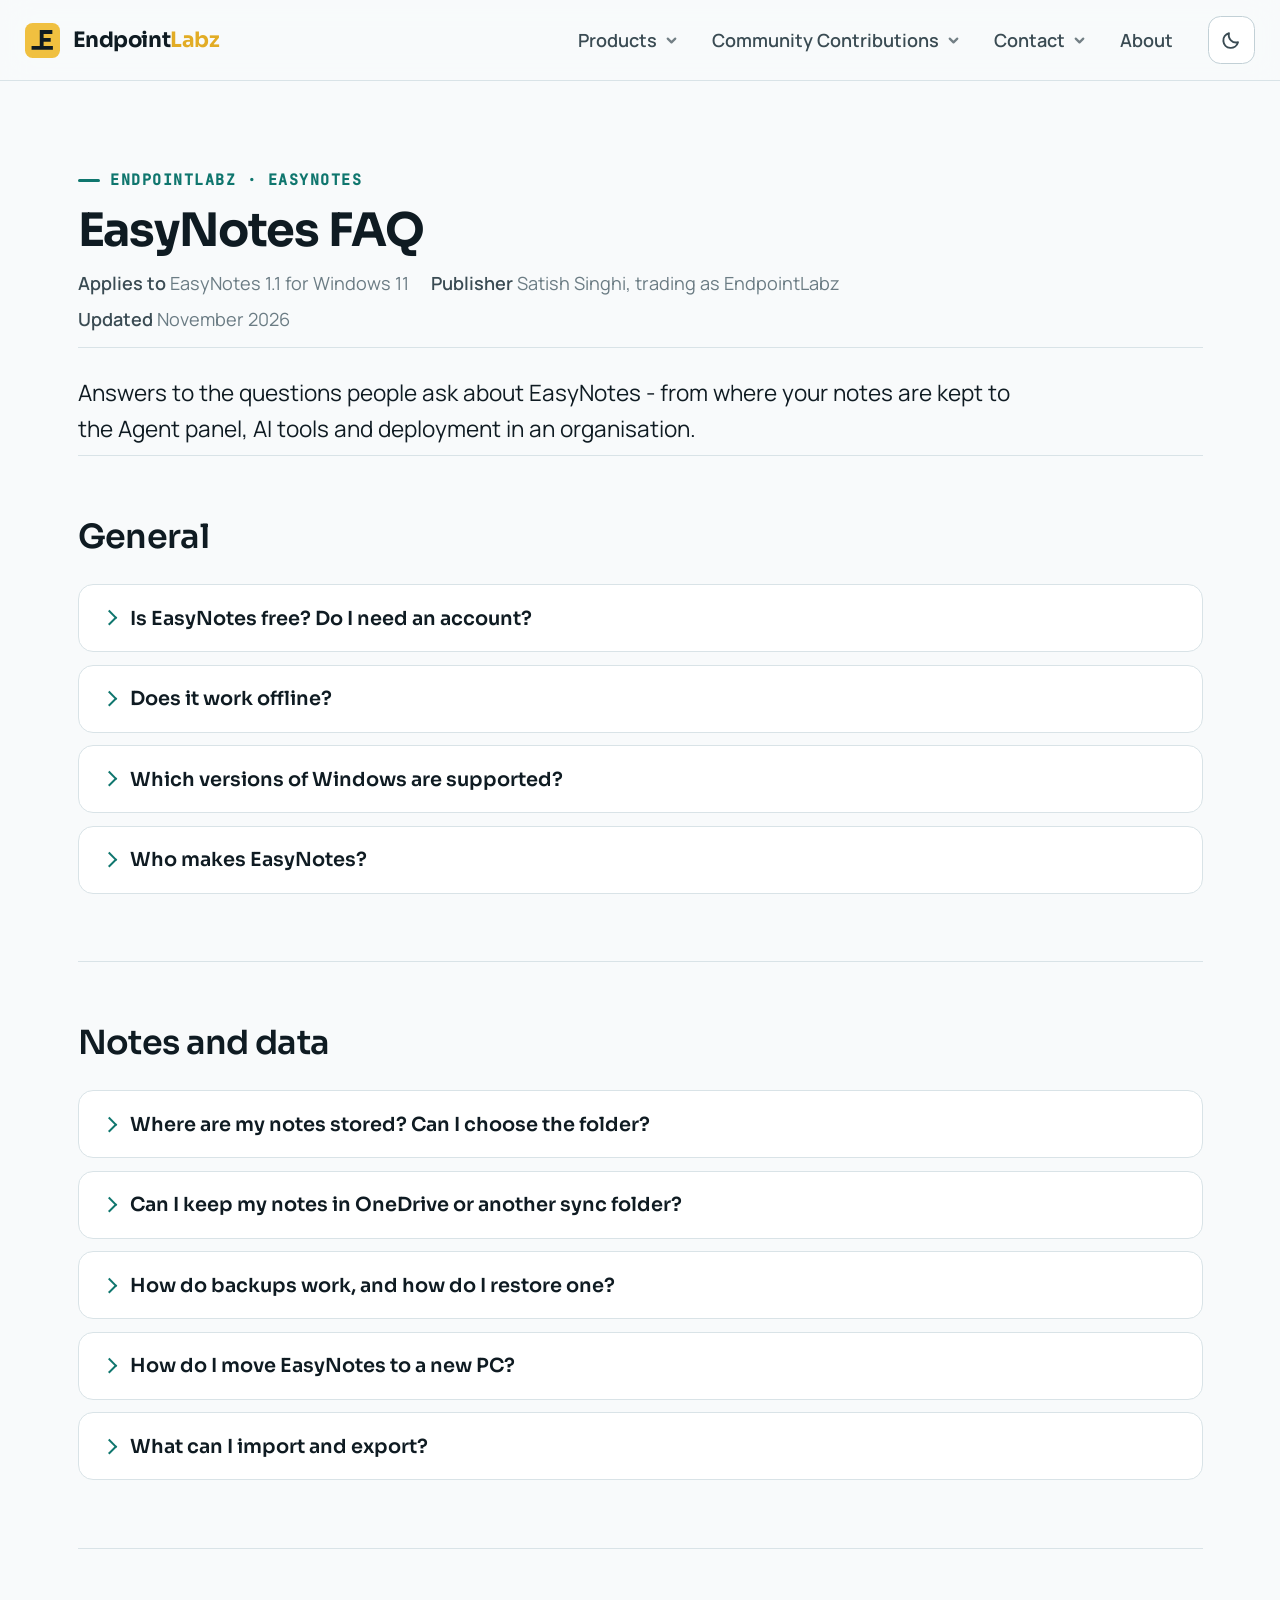
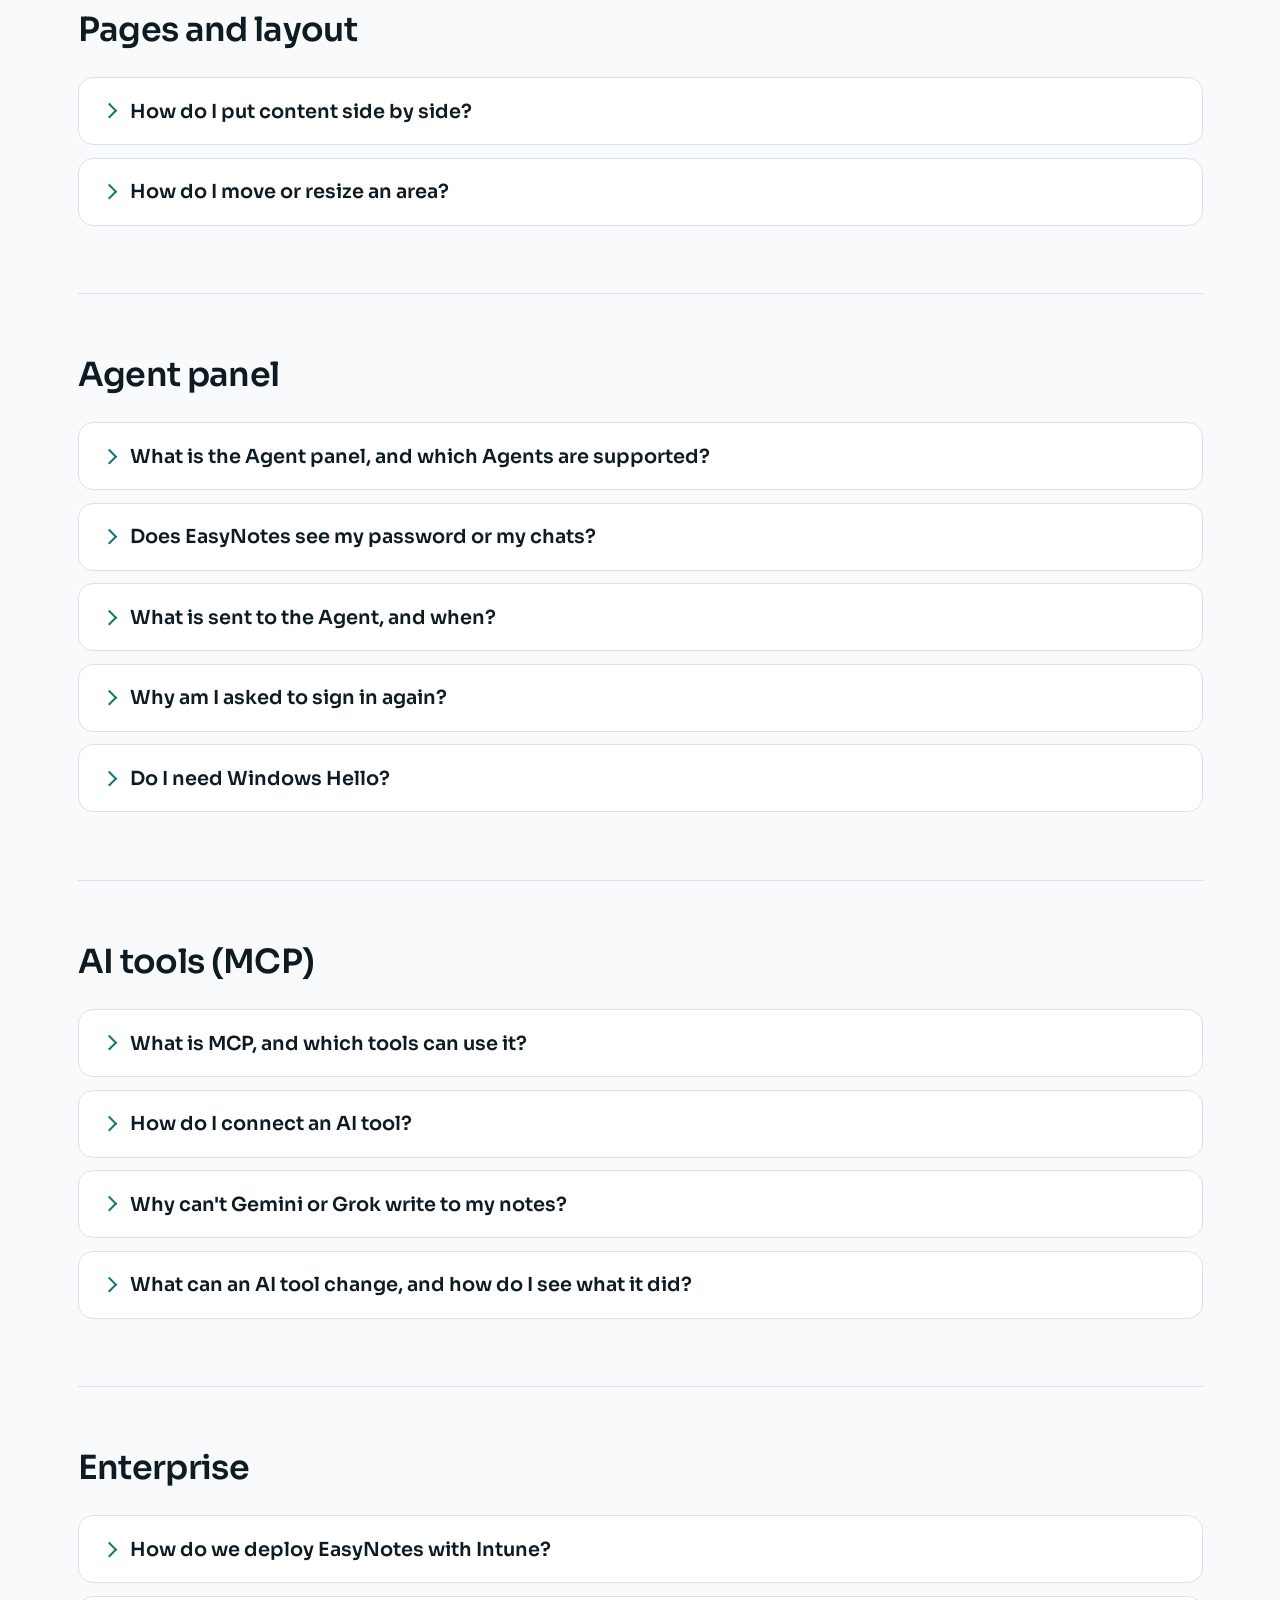
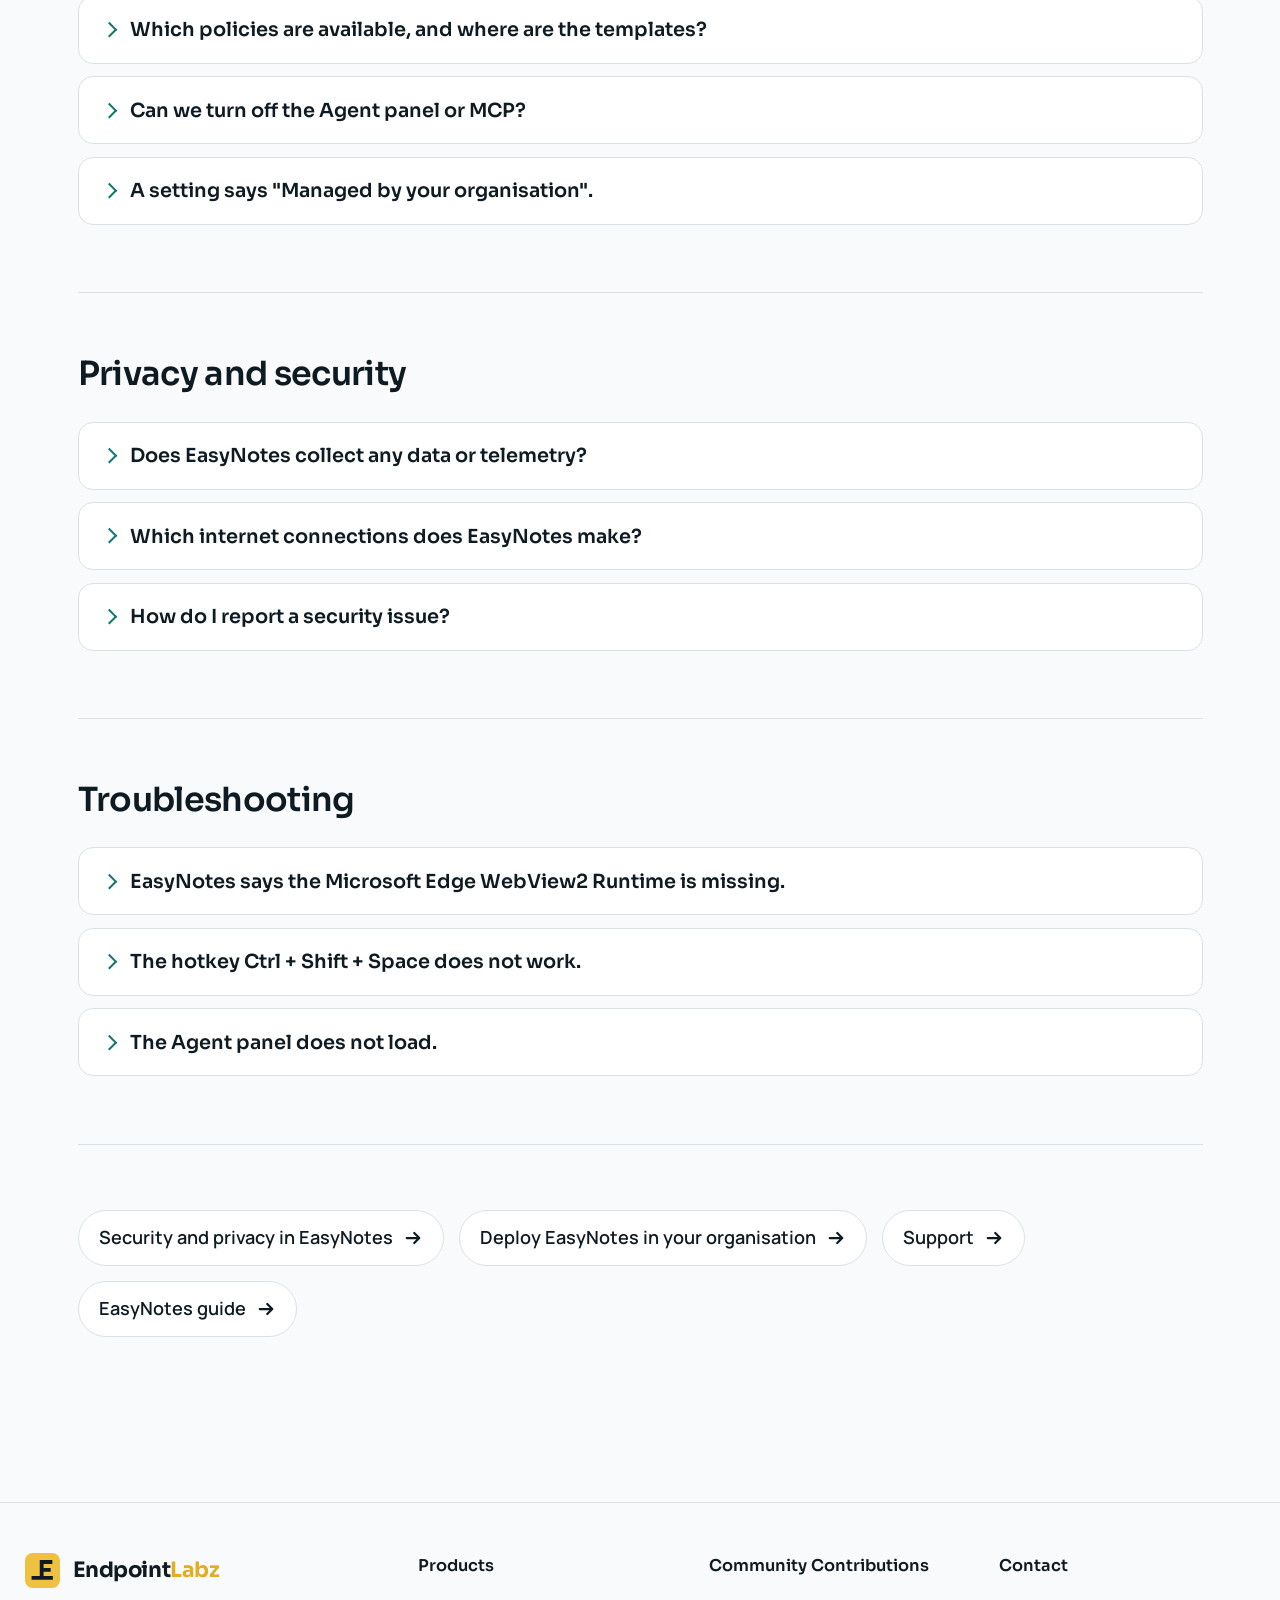
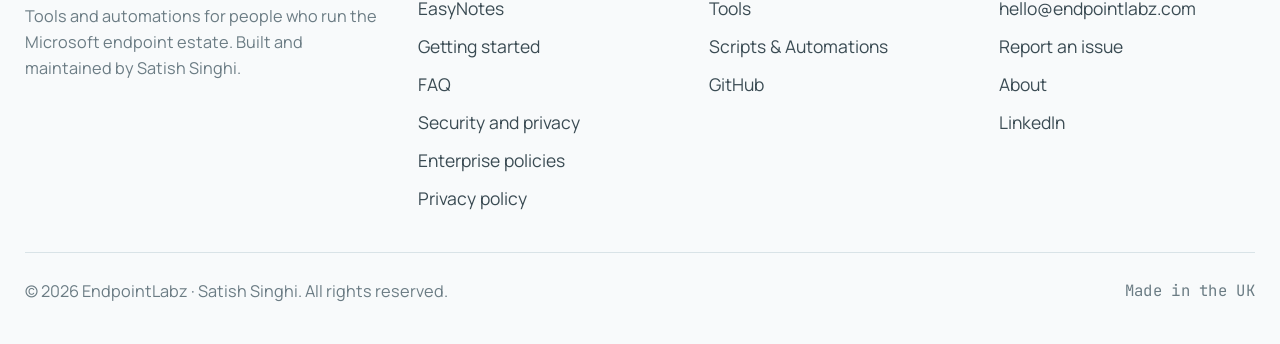
<file: easynotes/faq/index.html>
<!doctype html>
<html lang="en">
<head>
<meta charset="utf-8">
<meta http-equiv="Content-Security-Policy" content="default-src 'self'; script-src 'sha256-OVMMUtrQItykdWo3eCEGcj5r6veqcO5kff2ByimANLE='; style-src 'self' 'unsafe-inline'; img-src 'self' data:; font-src 'self'; media-src 'self'; connect-src 'none'; object-src 'none'; base-uri 'self'; form-action 'none'">
<meta name="referrer" content="strict-origin-when-cross-origin">
<link rel="canonical" href="https://endpointlabz.com/easynotes/faq/">
<meta name="viewport" content="width=device-width,initial-scale=1,viewport-fit=cover">
<meta name="description" content="EasyNotes frequently asked questions: account and pricing, where notes are stored, backups, side-by-side areas, the Agent panel, AI tools (MCP), enterprise deployment, privacy and troubleshooting.">
<!-- EndpointLabz - EasyNotes: EasyNotes FAQ (site v5.20, EasyNotes 1.1) · Author: Satish Singhi -->
<title>EasyNotes FAQ · EndpointLabz</title>
<link rel="icon" type="image/png" href="[data-uri]">
<link rel="stylesheet" href="../../assets/fonts/fonts.css">
<style>
/* EndpointLabz - EasyNotes page v5 · Author: Satish Singhi */
:root{
  --bg:#F8FAFB; --bg-2:#EEF4F6; --surface:#FFFFFF; --line:#D9E3E7; --line-2:#C2D0D6;
  --ink:#0F1B22; --ink-2:#3A4B53; --ink-3:#6B7C84;
  --teal:#0F766E; --teal-2:#0B5C56; --teal-soft:#DDF1EE; --teal-glow:rgba(15,118,110,.18);
  --gold:#F0C040; --gold-soft:#FBF0D3;
  --ocean-a:#0F3B78; --ocean-b:#1B5FBF; --ocean-soft:#EAF0FA; --amber:#FFB020;
  --hero-bg:linear-gradient(180deg,#EAF5F3 0%,#F8FAFB 70%);
  --blob-a:rgba(20,184,166,.22); --blob-b:rgba(212,160,23,.16); --blob-c:rgba(59,111,216,.14);
  /* ecosystem node colours: (ink, disc) */
  --n-endpoints:#0F766E; --n-endpoints-bg:#D7EFEB;
  --n-cloud:#2F6BD6;     --n-cloud-bg:#DFE9FB;
  --n-identity:#6B4FC7;  --n-identity-bg:#E9E3FA;
  --n-data:#4A5BA6;      --n-data-bg:#E2E6F5;
  --n-productivity:#B7791F; --n-productivity-bg:#FBF0D3;
  --n-connectivity:#0E7C9A; --n-connectivity-bg:#DBF1F6;
  --n-security:#C0483D;  --n-security-bg:#FBE3DF;
  --n-monitoring:#2F8A5B; --n-monitoring-bg:#DFF3E7;
  --shadow:0 1px 2px rgba(15,27,34,.05),0 12px 32px -12px rgba(15,27,34,.14);
  --r-s:8px; --r-m:14px; --r-l:22px;
  --ff-display:"Sora",ui-sans-serif,system-ui,"Segoe UI",sans-serif;
  --ff-body:"Manrope",ui-sans-serif,system-ui,"Segoe UI",sans-serif;
  --ff-mono:"JetBrains Mono",ui-monospace,"Cascadia Mono",Consolas,monospace;
  color-scheme:light;
}
@media (prefers-color-scheme:dark){:root:not([data-theme="light"]){
  --bg:#0B1418; --bg-2:#101B20; --surface:#131F25; --line:#22323A; --line-2:#2E4149;
  --ink:#E8EEF0; --ink-2:#B4C2C8; --ink-3:#7F929A;
  --teal:#2BB3A6; --teal-2:#5ED0C5; --teal-soft:#123B38; --teal-glow:rgba(43,179,166,.22);
  --gold:#E4B63A; --ocean-soft:#16263F;
  --gold-soft:#3A2F10; --hero-bg:linear-gradient(180deg,#0E1A1F 0%,#0B1418 70%);
  --blob-a:rgba(43,179,166,.18); --blob-b:rgba(228,182,58,.10); --blob-c:rgba(90,140,240,.12);
  --n-endpoints:#5ED0C5; --n-endpoints-bg:#123B38;
  --n-cloud:#7FA8F0;     --n-cloud-bg:#16263F;
  --n-identity:#B39CF2;  --n-identity-bg:#26203F;
  --n-data:#9EAAE6;      --n-data-bg:#1E2540;
  --n-productivity:#E4B63A; --n-productivity-bg:#3A2F10;
  --n-connectivity:#5FC8E0; --n-connectivity-bg:#0F3540;
  --n-security:#F08A7E;  --n-security-bg:#3F1F1B;
  --n-monitoring:#6FD39A; --n-monitoring-bg:#153A26;
  --shadow:0 1px 2px rgba(0,0,0,.3),0 12px 32px -12px rgba(0,0,0,.6);
  color-scheme:dark;
}}
:root[data-theme="dark"]{
  --bg:#0B1418; --bg-2:#101B20; --surface:#131F25; --line:#22323A; --line-2:#2E4149;
  --ink:#E8EEF0; --ink-2:#B4C2C8; --ink-3:#7F929A;
  --teal:#2BB3A6; --teal-2:#5ED0C5; --teal-soft:#123B38; --teal-glow:rgba(43,179,166,.22);
  --gold:#E4B63A; --ocean-soft:#16263F;
  --gold-soft:#3A2F10; --hero-bg:linear-gradient(180deg,#0E1A1F 0%,#0B1418 70%);
  --blob-a:rgba(43,179,166,.18); --blob-b:rgba(228,182,58,.10); --blob-c:rgba(90,140,240,.12);
  --n-endpoints:#5ED0C5; --n-endpoints-bg:#123B38;
  --n-cloud:#7FA8F0;     --n-cloud-bg:#16263F;
  --n-identity:#B39CF2;  --n-identity-bg:#26203F;
  --n-data:#9EAAE6;      --n-data-bg:#1E2540;
  --n-productivity:#E4B63A; --n-productivity-bg:#3A2F10;
  --n-connectivity:#5FC8E0; --n-connectivity-bg:#0F3540;
  --n-security:#F08A7E;  --n-security-bg:#3F1F1B;
  --n-monitoring:#6FD39A; --n-monitoring-bg:#153A26;
  --shadow:0 1px 2px rgba(0,0,0,.3),0 12px 32px -12px rgba(0,0,0,.6);
  color-scheme:dark;
}
*,*::before,*::after{box-sizing:border-box}
html{scroll-behavior:smooth}
[id]{scroll-margin-top:84px}
body{margin:0;background:var(--bg);color:var(--ink);font:400 16px/1.6 var(--ff-body);-webkit-font-smoothing:antialiased}
a{color:inherit;text-decoration:none}
a:focus-visible,button:focus-visible{outline:2px solid var(--teal);outline-offset:3px;border-radius:4px}
img,svg{max-width:100%;display:block}
h1,h2,h3,h4{font-family:var(--ff-display);margin:0;text-wrap:balance;letter-spacing:-.01em}
p{margin:0}
.wrap{width:min(1160px,100% - 40px);margin-inline:auto}
@media (max-width:640px){.wrap{width:calc(100% - 32px)}}
.mono{font-family:var(--ff-mono);font-size:12.5px;letter-spacing:.02em}

/* ---------- nav ---------- */
.nav{position:sticky;top:env(safe-area-inset-top,0px);z-index:40;backdrop-filter:saturate(1.4) blur(12px);background:color-mix(in srgb,var(--bg) 82%,transparent);border-bottom:1px solid var(--line)}
.nav .wrap{display:flex;align-items:center;gap:28px;height:64px}
.brand{display:flex;align-items:center;gap:10px;font-family:var(--ff-display);font-weight:700;font-size:17px;letter-spacing:-.02em}
.brand svg{width:28px;height:28px}
.brand span b{color:#E2AC25;font-weight:700}
:root[data-theme="dark"] .brand span b{color:#F0C040}
.nav-links{display:flex;gap:26px;margin-left:auto;font-weight:600;font-size:14.5px;color:var(--ink-2)}
.nav-links a{position:relative;padding:6px 0}
.nav-links a::after{content:"";position:absolute;left:0;right:100%;bottom:0;height:2px;background:var(--teal);transition:right .25s ease}
.nav-links a:hover::after{right:0}
.btn{display:inline-flex;align-items:center;gap:8px;padding:11px 18px;border-radius:999px;font-weight:700;font-size:14.5px;border:1px solid transparent;cursor:pointer;transition:transform .15s ease,background .2s,border-color .2s,box-shadow .2s;font-family:var(--ff-body)}
.btn:active{transform:translateY(1px)}
.btn-primary{background:var(--teal);color:#fff;box-shadow:0 6px 18px -6px var(--teal-glow)}
.btn-primary:hover{background:var(--teal-2)}
.btn-ghost{border-color:var(--line-2);color:var(--ink);background:var(--surface)}
.btn-ghost:hover{border-color:var(--teal);color:var(--teal)}
.btn-ocean{background:linear-gradient(90deg,var(--ocean-a),var(--ocean-b));color:#fff}
.btn-ocean:hover{filter:brightness(1.08)}
.nav .btn{padding:9px 16px}
.theme-btn{width:38px;height:38px;border-radius:10px;border:1px solid var(--line-2);background:var(--surface);color:var(--ink-2);display:grid;place-items:center;cursor:pointer;transition:border-color .2s,color .2s}
.theme-btn:hover{border-color:var(--teal);color:var(--teal)}
.theme-btn svg{width:17px;height:17px}
.theme-btn .sun{display:none}
:root[data-theme="dark"] .theme-btn .sun{display:block}:root[data-theme="dark"] .theme-btn .moon{display:none}
.menu-btn{display:none;margin-left:auto;background:none;border:1px solid var(--line-2);border-radius:10px;width:40px;height:40px;color:var(--ink);cursor:pointer}
@media (max-width:860px){
  .theme-btn{margin-left:auto}
  .menu-btn{margin-left:0}
  .nav-links{display:none;position:absolute;top:64px;left:0;right:0;flex-direction:column;gap:0;background:var(--surface);border-bottom:1px solid var(--line);padding:8px 20px 16px}
  .nav-links a{padding:12px 0;border-bottom:1px solid var(--line)}
  .nav-links a::after{display:none}
  .nav.open .nav-links{display:flex}
  .nav .btn-primary{display:none}
  .menu-btn{display:grid;place-items:center}
}


/* ---------- footer ---------- */
footer{padding-block:40px 32px;border-top:1px solid var(--line)}
footer .wrap{display:grid;grid-template-columns:1.4fr 1fr 1fr 1fr;gap:28px}
footer h5{font-family:var(--ff-display);font-size:13px;font-weight:600;margin:0 0 12px;color:var(--ink)}
footer ul{list-style:none;margin:0;padding:0;display:flex;flex-direction:column;gap:8px;font-size:14px;color:var(--ink-2)}
footer ul a:hover{color:var(--teal)}
footer .fine{color:var(--ink-3);font-size:13px;margin-top:12px;max-width:40ch}
footer .bottom{margin-top:32px;padding-top:20px;border-top:1px solid var(--line);display:flex;justify-content:space-between;gap:12px;flex-wrap:wrap;color:var(--ink-3);font-size:13px}
@media (max-width:760px){footer .wrap{grid-template-columns:1fr 1fr}}


.dd{position:relative}
.dd-t{display:inline-flex;align-items:center;gap:6px}
.dd-t .chev{width:12px;height:12px;transition:transform .2s ease;opacity:.7}
.dd-m{position:absolute;top:calc(100% + 10px);left:-14px;min-width:260px;padding:8px;border-radius:14px;background:var(--surface);border:1px solid var(--line);box-shadow:var(--shadow);display:flex;flex-direction:column;gap:2px;opacity:0;visibility:hidden;transform:translateY(-6px);transition:opacity .18s ease,transform .18s ease,visibility 0s linear .18s;z-index:50}
.dd-m::before{content:"";position:absolute;left:0;right:0;top:-12px;height:12px}
.dd:hover .dd-m,.dd:focus-within .dd-m{opacity:1;visibility:visible;transform:none;transition:opacity .18s ease,transform .18s ease}
.dd:hover .chev,.dd:focus-within .chev{transform:rotate(180deg)}
.dd-m a{display:flex;align-items:center;gap:12px;padding:10px 12px;border-radius:10px;color:var(--ink)}
.dd-m a::after{display:none}
.dd-m a:hover,.dd-m a:focus-visible{background:var(--bg-2)}
.dd-m b{display:block;font-weight:700;font-size:14.5px}
.dd-m small{display:block;font-weight:500;font-size:12.5px;color:var(--ink-3);margin-top:1px}
.dd-ic{width:34px;height:34px;border-radius:10px;display:grid;place-items:center;flex:none}
.dd-ic svg{width:18px;height:18px}
.dd-ic.en{background:var(--ocean-soft);color:var(--ocean-b)}
.dd-ic.tl{background:var(--teal-soft);color:var(--teal)}
.dd-ic.sc{background:var(--gold-soft);color:#9A6B00}
:root[data-theme="dark"] .dd-ic.sc{color:var(--gold)}
@media (max-width:860px){
  .nav-links{align-items:stretch}
  .dd{width:100%}
  .dd-t{width:100%;justify-content:space-between;padding:12px 0;border-bottom:1px solid var(--line)}
  .dd-t .chev{display:none}
  .dd-m{position:static;opacity:1;visibility:visible;transform:none;box-shadow:none;border:0;background:none;padding:4px 0 6px 10px;min-width:0}
  .dd-m::before{display:none}
  .dd-m a{border-bottom:0;padding:8px 6px}
}
/* ---------- v18: support pop-over, app logo ---------- */
.sup{position:relative;display:flex;align-items:center}
.sup-t{font:inherit;color:inherit;background:none;border:0;padding:6px 0;cursor:pointer;display:inline-flex;align-items:center;gap:6px;position:relative}
.sup-t .chev{width:12px;height:12px;transition:transform .2s ease;opacity:.7}
.sup-t[aria-expanded="true"] .chev{transform:rotate(180deg)}
.sup-pop{position:absolute;top:calc(100% + 10px);left:50%;transform:translateX(-50%);width:max-content;min-width:280px;padding:14px 14px 12px;border-radius:14px;background:var(--surface);border:1px solid var(--line);box-shadow:var(--shadow);z-index:60;text-align:left}
.sup-pop[hidden]{display:none}
.sup-h{font-size:12.5px;font-weight:700;letter-spacing:.06em;text-transform:uppercase;color:var(--ink-3)}
.sup-row{display:flex;align-items:center;gap:10px;margin-top:8px;padding:8px 8px 8px 12px;border:1px solid var(--line);border-radius:10px;background:var(--bg-2)}
.sup-mail{font-weight:700;font-size:15px;color:var(--ink);user-select:all;white-space:nowrap}
.sup-copy{margin-left:auto;width:34px;height:34px;border-radius:9px;border:1px solid var(--line);background:var(--surface);color:var(--ink-2);display:grid;place-items:center;cursor:pointer;flex:none}
.sup-copy:hover,.sup-copy:focus-visible{color:var(--teal);border-color:var(--teal)}
.sup-copy svg{width:17px;height:17px}
.sup-copy .ok{display:none;color:var(--teal)}
.sup-copy.done .cp{display:none}
.sup-copy.done .ok{display:block}
.sup-note{font-size:12.5px;color:var(--ink-3);margin-top:8px;min-height:1.2em}
.en-logo{width:40px;height:40px;flex:none}
@media (min-width:861px){.dd.dd-x .dd-m{opacity:0!important;visibility:hidden!important}.dd.dd-x .chev{transform:none!important}}
.dd-ic.en{background:none}
.dd-ic img{width:30px;height:30px}
@media (max-width:860px){
  .sup{width:100%;flex-direction:column;align-items:stretch}
  .sup-t{width:100%;justify-content:space-between;padding:12px 0;border-bottom:1px solid var(--line)}
  .sup-pop{position:static;transform:none;width:auto;min-width:0;margin:8px 0 6px;box-shadow:none}
  .sup-mail{white-space:normal;word-break:break-all}
}

/* ---------- v20: hero outcomes - what every solution raises / reduces (option H) ---------- */
.outcomes{margin-top:24px;max-width:580px}
.opt{display:block;position:relative}
.sr{position:absolute;width:1px;height:1px;overflow:hidden;clip:rect(0 0 0 0);white-space:nowrap}
.opt ul{list-style:none;margin:0;padding:0}
.opt .ic{width:26px;height:26px;border-radius:8px;display:grid;place-items:center;flex:none}
.opt .ic svg{width:15px;height:15px}
.opt .ar svg{width:14px;height:14px;display:block}
.opt .up .ar{animation:bobU 2.4s ease-in-out infinite;animation-delay:calc(var(--i)*.2s)}
.opt .down .ar{animation:bobD 2.4s ease-in-out infinite;animation-delay:calc(var(--i)*.2s)}
@keyframes bobU{0%,100%{transform:translateY(1.5px)}50%{transform:translateY(-2.5px)}}
@keyframes bobD{0%,100%{transform:translateY(-1.5px)}50%{transform:translateY(2.5px)}}
@keyframes rise{from{opacity:0;transform:translateY(8px)}to{opacity:1;transform:none}}
@keyframes draw{to{stroke-dashoffset:0}}
:root{--upc:#0F766E;--upc2:#14B8A6;--ups:#DDF1EE;--dnc:#1B5FBF;--dnc2:#3B82F6;--dns:#EAF0FA}
:root[data-theme="dark"]{--upc:#2BB3A6;--upc2:#5ED0C5;--ups:#123B38;--dnc:#7FA8F0;--dnc2:#3B82F6;--dns:#16263F}
/* H - momentum cards */
.oh-grid{display:grid;grid-template-columns:1.15fr 1fr;gap:12px}
.oh-card{position:relative;overflow:hidden;border-radius:18px;padding:16px 14px 12px;color:#fff;box-shadow:0 22px 44px -22px rgba(15,27,34,.55)}
.oh-card.up{background:linear-gradient(135deg,#0B5C56 0%,#0F766E 55%,#14B8A6 130%)}
.oh-card.down{background:linear-gradient(135deg,#0F3B78 0%,#1B5FBF 60%,#3B82F6 130%)}
.oh-big{position:absolute;right:-18px;bottom:-22px;width:150px;height:150px;color:#fff;opacity:.10;pointer-events:none}
.oh-big svg{width:100%;height:100%;display:block}
.oh-card.up .oh-big{animation:floatU 3.2s ease-in-out infinite} .oh-card.down .oh-big{animation:floatD 3.2s ease-in-out infinite}
@keyframes floatU{0%,100%{transform:translateY(4px)}50%{transform:translateY(-6px)}}
@keyframes floatD{0%,100%{transform:translateY(-4px)}50%{transform:translateY(6px)}}
.oh-shine{position:absolute;inset:-40% -60%;background:linear-gradient(115deg,transparent 40%,rgba(255,255,255,.14) 50%,transparent 60%);transform:translateX(-60%);animation:shine 5s ease-in-out 1.2s infinite;pointer-events:none}
@keyframes shine{0%{transform:translateX(-60%)}35%,100%{transform:translateX(60%)}}
.oh-card ul{position:relative}
.oh-card li{display:flex;align-items:center;gap:10px;padding:6px 0;font-weight:600;font-size:14px;border-top:1px solid rgba(255,255,255,.14);animation:rise .5s cubic-bezier(.2,.7,.2,1) both;animation-delay:calc(.25s + var(--i)*.08s)}
.oh-card li:first-child{border-top:0;padding-top:0}
.oh-card li span{flex:1}
.oh-card .ic{background:rgba(255,255,255,.16);color:#fff}
.oh-card .ar{color:#fff;opacity:.9}
@media (max-width:560px){.oh-grid{grid-template-columns:1fr}}
@media (prefers-reduced-motion:reduce){.opt *{animation:none!important}}


/* ---------- EasyNotes page (v1) ---------- */
body{overflow-x:hidden}
.en-hero{position:relative;overflow:hidden;padding-block:64px 56px;background:var(--hero-bg);border-bottom:1px solid var(--line)}
.en-hero::before{content:"";position:absolute;width:560px;height:560px;right:-160px;top:-200px;border-radius:50%;filter:blur(70px);background:radial-gradient(circle,var(--blob-c),transparent 65%);pointer-events:none}
.en-hero .wrap{position:relative;display:grid;grid-template-columns:minmax(0,.9fr) minmax(0,1.1fr);gap:52px;align-items:center}
.crumbs{font-size:13px;color:var(--ink-3);display:flex;gap:8px;align-items:center}
.crumbs a:hover{color:var(--teal)}
.en-title{display:flex;align-items:center;gap:16px;margin-top:18px}
.en-title svg,.en-title .app-logo{width:60px;height:60px;flex:none;filter:drop-shadow(0 8px 18px rgba(15,59,120,.28))}
.en-title h1{font-size:clamp(40px,calc(5vw / var(--zf)),60px);line-height:1;font-weight:700;letter-spacing:-.03em}
.tagline{font-family:"Caveat",cursive;font-size:30px;color:var(--ocean-b);margin-top:10px;line-height:1.1}
:root[data-theme="dark"] .tagline{color:#8DB6F5}
.en-hero .lead{margin-top:18px;font-size:17.5px;line-height:1.62;color:var(--ink-2);max-width:54ch}
.pillrow{display:flex;flex-wrap:wrap;gap:8px;margin-top:18px}
.pillrow span{font-size:12.5px;font-weight:700;padding:6px 11px;border-radius:999px;background:var(--surface);border:1px solid var(--line);color:var(--ink-2)}
.hero-cta{display:flex;flex-wrap:wrap;gap:12px;margin-top:30px;align-items:center}
.win-glyph{width:19px;height:19px;flex:none}
/* v5.12: the official Microsoft Store badge (unmodified artwork, self-hosted) + the Store app deep link */
.ms-badge{display:inline-flex;line-height:0;border-radius:6px;flex:none}
.ms-badge img{height:48px;width:auto}
.ms-badge .b-on-dark{display:none}
:root[data-theme="dark"] .ms-badge .b-on-light{display:none}
:root[data-theme="dark"] .ms-badge .b-on-dark{display:inline}
.ms-badge:focus-visible{outline:2px solid var(--teal);outline-offset:3px}
.store-app-link{font-size:13.5px;font-weight:600;color:var(--ink-2);text-decoration:underline;text-underline-offset:3px}
.store-app-link:hover{color:var(--teal)}
.inst-card{border:1px solid var(--line);border-left:4px solid var(--teal);border-radius:14px;padding:22px 24px;background:var(--surface);margin:18px 0 22px;display:flex;flex-direction:column;gap:10px}
.inst-card h3{font-size:22px;font-weight:600}
.inst-card p{margin:0}
.inst-card .badge-row{display:flex;flex-wrap:wrap;align-items:center;gap:16px;margin:6px 0 2px}
.get .get-cta{display:flex;flex-direction:row;flex-wrap:wrap;align-items:center;gap:14px}
.hero-cta .ms-badge img{height:40px}
@media (max-width:600px){.hero-cta .ms-badge img{height:44px}}
.store-btn{display:inline-flex;align-items:center;gap:11px;padding:9px 18px 9px 14px;border-radius:12px;background:#111;color:#fff;border:1px solid #111;font-weight:700;line-height:1.05;transition:transform .15s,box-shadow .2s}
:root[data-theme="dark"] .store-btn{background:#F4F7F8;color:#0B1418;border-color:#F4F7F8}
.store-btn svg{width:26px;height:26px}
.store-btn small{display:block;font-size:10.5px;font-weight:600;opacity:.8;letter-spacing:.02em}
.store-btn span{font-size:16px}
.store-btn.big{padding:12px 22px 12px 16px}
.store-btn.big svg{width:30px;height:30px}
.store-btn.is-placeholder{cursor:not-allowed;position:relative}
.doc .store-btn{color:#fff}
:root[data-theme="dark"] .doc .store-btn{color:#0B1418}
.store-btn.is-placeholder::after{content:"Soon";position:absolute;top:-8px;right:-8px;font-size:10px;font-weight:800;padding:3px 7px;border-radius:999px;background:var(--gold);color:#3A2A00;letter-spacing:.04em}
.ph-note{display:block;font-size:12.5px;color:var(--ink-3);margin-top:8px}
.btn-play svg{width:15px;height:15px}
.hero-shot{position:relative;border-radius:14px;overflow:hidden;border:1px solid var(--line);box-shadow:0 30px 70px -30px rgba(15,59,120,.55);background:var(--surface)}
.hero-shot img{width:100%;height:auto}
.only-dark{display:none!important}
:root[data-theme="dark"] .only-dark{display:block!important}
:root[data-theme="dark"] .only-light{display:none!important}
.facts{border-bottom:1px solid var(--line);background:var(--bg-2)}
.facts .wrap{display:grid;grid-template-columns:repeat(4,1fr)}
.facts div{padding:18px 18px 18px 0;border-left:1px solid var(--line);padding-left:18px}
.facts div:first-child{border-left:0;padding-left:0}
.facts b{display:block;font-family:var(--ff-display);font-size:15px}
.facts span{display:block;font-size:13.5px;line-height:1.45;margin-top:3px;color:var(--ink-3)}
/* docs body */
.docs .wrap{display:grid;grid-template-columns:272px minmax(0,1fr);gap:48px;padding-block:24px 80px}
/* v5.1 (Prompt 443): the section index - larger type, roomy rows, a card on its own surface, sub-sections only for the section
   you are in, the current item marked with a pill + accent bar, and the index scrolls itself to keep it in view */
.toc{position:sticky;top:88px;align-self:start;max-height:calc(calc(100vh / var(--zf)) - 108px);overflow:auto;overscroll-behavior:contain;
  margin-top:18px;padding:16px 12px 18px;font-size:15px;line-height:1.35;background:var(--surface);border:1px solid var(--line);
  border-radius:16px;box-shadow:0 18px 40px -30px rgba(15,59,120,.35);scrollbar-width:thin;scrollbar-color:var(--line-2) transparent}
.toc::-webkit-scrollbar{width:6px}.toc::-webkit-scrollbar-thumb{background:var(--line-2);border-radius:6px}.toc::-webkit-scrollbar-track{background:transparent}
.toc ul{list-style:none;margin:0;padding:0}
.toc li.grp{font-family:var(--ff-mono);font-size:11.5px;font-weight:600;letter-spacing:.1em;text-transform:uppercase;color:var(--teal);
  margin:20px 10px 8px;padding-top:16px;border-top:1px solid var(--line)}
.toc li.grp:first-child{margin-top:2px;padding-top:0;border-top:0}
.toc a{position:relative;display:block;padding:8px 12px;border-radius:10px;color:var(--ink-2);font-weight:600;text-decoration:none;
  transition:color .15s,background .15s}
.toc a:hover{color:var(--ink);background:var(--bg-2)}
.toc a:focus-visible{outline:2px solid var(--teal);outline-offset:1px}
.toc a.in{color:var(--ink)}
.toc a.on{color:var(--teal-2);background:var(--teal-soft)}
.toc a.on::before{content:"";position:absolute;left:0;top:8px;bottom:8px;width:3px;border-radius:3px;background:var(--teal)}
.toc ul ul{margin:2px 0 6px 14px;padding-left:10px;border-left:2px solid var(--line);display:none}
.toc li.open>ul{display:block}
.toc ul ul a{padding:6px 10px;font-size:14px;font-weight:500;color:var(--ink-3)}
.toc ul ul a:hover{color:var(--ink)}
.toc ul ul a.on{color:var(--teal-2);font-weight:600}
.toc-btn{display:none}
.doc{min-width:0}
.doc-sec{padding-block:44px;border-top:1px solid var(--line);scroll-margin-top:76px}
.doc-sec:first-child{border-top:0;padding-top:22px}
.kicker{font-family:var(--ff-mono);font-size:11.5px;letter-spacing:.1em;text-transform:uppercase;color:var(--teal);margin-bottom:8px}
.doc h2{font-size:clamp(26px,calc(2.6vw / var(--zf)),32px);font-weight:600;letter-spacing:-.02em;margin-bottom:16px}
.doc .h3{font-size:19px;font-weight:600;margin:30px 0 10px;scroll-margin-top:76px}
.doc h4{font-family:var(--ff-display);font-size:15px;font-weight:600;margin-bottom:8px}
.doc p{color:var(--ink-2);max-width:74ch;margin-bottom:12px}
.doc p.small{font-size:14px;color:var(--ink-3)}
.doc a{color:var(--teal);font-weight:600}
.doc code,.doc kbd{font-family:var(--ff-mono);font-size:.82em}
.doc code{background:var(--bg-2);border:1px solid var(--line);border-radius:6px;padding:1px 6px;color:var(--ink);word-break:break-word}
kbd{display:inline-block;min-width:22px;text-align:center;font-family:var(--ff-mono);font-size:12px;line-height:1;padding:4px 6px;border-radius:6px;border:1px solid var(--line-2);border-bottom-width:2px;background:var(--surface);color:var(--ink)}
.doc ul,.doc ol{color:var(--ink-2);max-width:74ch;padding-left:20px;margin:0 0 14px}
.doc li{margin:5px 0}
.doc em{font-style:normal;font-weight:600;color:var(--ink)}
ul.ticks,ul.dash{list-style:none;padding-left:0}
ul.ticks li,ul.dash li{position:relative;padding-left:24px}
ul.ticks li::before{content:"";position:absolute;left:2px;top:.55em;width:11px;height:6px;border-left:2px solid var(--teal);border-bottom:2px solid var(--teal);transform:rotate(-45deg)}
ul.dash li::before{content:"";position:absolute;left:3px;top:.8em;width:10px;height:2px;background:var(--gold)}
ol.steps{counter-reset:s;list-style:none;padding-left:0}
ol.steps li{counter-increment:s;position:relative;padding-left:40px;margin:10px 0}
ol.steps li::before{content:counter(s);position:absolute;left:0;top:1px;width:26px;height:26px;border-radius:50%;background:var(--ocean-soft);color:var(--ocean-b);font:700 13px/26px var(--ff-display);text-align:center}
:root[data-theme="dark"] ol.steps li::before{color:#8DB6F5}
.glance{display:grid;grid-template-columns:repeat(5,minmax(0,1fr));gap:12px;margin:22px 0 6px}
.glance div{border:1px solid var(--line);border-radius:12px;padding:14px;background:var(--surface)}
.glance b{display:block;font-family:var(--ff-display);font-size:15px}
.glance span{font-size:13.5px;color:var(--ink-3);line-height:1.45;display:block;margin-top:4px}
table.spec{width:100%;border-collapse:collapse;margin:8px 0 18px;font-size:15px}
table.spec th,table.spec td{text-align:left;vertical-align:top;padding:11px 14px 11px 0;border-bottom:1px solid var(--line)}
table.spec th{width:30%;font-weight:700;color:var(--ink);padding-right:18px}
table.spec th em{font-weight:500;color:var(--ink-3);font-style:normal;font-size:13px}
table.spec td{color:var(--ink-2)}
table.spec tr:first-child th,table.spec tr:first-child td{border-top:1px solid var(--line)}
table.map th{width:22%}
table.keys th{width:38%;white-space:nowrap}
.callout{border:1px solid var(--line);border-left:3px solid var(--teal);background:color-mix(in srgb,var(--teal-soft) 55%,var(--surface));border-radius:10px;padding:14px 18px;margin:18px 0}
.callout.ok{border-left-color:#2F8A5B;background:color-mix(in srgb,#DFF3E7 55%,var(--surface))}
:root[data-theme="dark"] .callout.ok{background:color-mix(in srgb,#153A26 60%,var(--surface))}
.callout b{display:block;font-family:var(--ff-display);font-size:15px;margin-bottom:4px;color:var(--ink)}
.callout p{margin:0;font-size:15px}
.install{display:grid;grid-template-columns:repeat(2,minmax(0,1fr));gap:16px;margin:18px 0 8px}
.inst-card{border:1px solid var(--line);border-radius:14px;padding:22px;background:var(--surface);display:flex;flex-direction:column;gap:10px}
.inst-card h3{font-size:20px;font-weight:600}
.inst-card p{margin:0;font-size:15px}
.inst-kind{font-family:var(--ff-mono);font-size:11px;letter-spacing:.08em;text-transform:uppercase;color:var(--teal)}
.inst-card .store-btn{align-self:flex-start;margin-top:6px}
.code{position:relative;max-width:100%;margin:10px 0 14px;border-radius:10px;background:#0E1A1F;border:1px solid #1E3038}
.code pre{margin:0;padding:14px 76px 14px 16px;overflow-x:auto;font-family:var(--ff-mono);font-size:12.8px;line-height:1.7;color:#CFE6E2}
.code .c-p{color:#5E7F87}.code .c-h{color:#F0C040}.code .c-k{color:#7FE0D4}.code .c-s{color:#F2C58A}
.code .copy{position:absolute;top:8px;right:8px;font:700 11.5px var(--ff-body);color:#CFE6E2;background:#17282F;border:1px solid #2A4049;border-radius:7px;padding:5px 9px;cursor:pointer}
.code .copy:hover{border-color:#7FE0D4;color:#fff}
.rules{border:1px dashed var(--line-2);border-radius:10px;padding:12px 16px;background:var(--surface);margin:8px 0 12px;position:relative}
/* v5.8: the rules are an example (Prompt 477); the any-client MCP guide (Prompts 478-480); the intro cards (Prompt 473) */
.rules-tag{position:absolute;top:-10px;right:14px;font:600 10.5px var(--ff-mono);letter-spacing:.1em;text-transform:uppercase;color:var(--teal);background:var(--surface);border:1px solid var(--line-2);border-radius:999px;padding:3px 9px}
.mcp-note{border:1px solid var(--line);border-left:4px solid var(--teal);border-radius:12px;padding:14px 18px;background:var(--teal-soft);color:var(--ink-2);margin:14px 0 6px;max-width:74ch;line-height:1.55}
.mcp-note b{color:var(--ink)}
.doc h4{margin-top:18px}
.glance a{display:block;border:1px solid var(--line);border-radius:12px;padding:14px;background:var(--surface);text-decoration:none;color:inherit;font-weight:400;transition:border-color .2s,transform .2s}
.glance a:hover,.glance a:focus-visible{border-color:var(--teal);transform:translateY(-1px)}
.glance a b{display:block;font-family:var(--ff-display);font-size:15px;color:var(--ink)}
.glance a b::after{content:" \2192";color:var(--teal)}
.glance a span{font-size:13.5px;color:var(--ink-3);line-height:1.45;display:block;margin-top:4px}
.glance .g-soon .win-glyph{width:28px;height:28px;color:var(--teal);margin-top:6px}
.rules p{margin:3px 0;font-family:var(--ff-mono);font-size:13px;color:var(--ink)}
/* v5: the MCP function table and the install 'coming soon' card */
.tbl-scroll{overflow-x:auto;margin:10px 0 18px;border:1px solid var(--line);border-radius:12px}
table.mcp-tools{width:100%;border-collapse:collapse;font-size:14.5px}
table.mcp-clients{width:100%;border-collapse:collapse;font-size:14.5px}
table.mcp-tools th,table.mcp-tools td{text-align:left;vertical-align:top;padding:9px 14px;border-bottom:1px solid var(--line)}
table.mcp-clients th,table.mcp-clients td{text-align:left;vertical-align:top;padding:9px 14px;border-bottom:1px solid var(--line)}
table.mcp-tools thead th{font-family:var(--ff-display);font-size:13px;letter-spacing:.02em;color:var(--ink);background:var(--surface)}
table.mcp-clients thead th{font-family:var(--ff-display);font-size:13px;letter-spacing:.02em;color:var(--ink);background:var(--surface)}
table.mcp-tools tr.grp th{font-family:var(--ff-mono);font-size:11px;letter-spacing:.08em;text-transform:uppercase;color:var(--teal);background:var(--surface);padding-top:14px}
table.mcp-tools td:first-child{white-space:nowrap;width:1%}
table.mcp-tools td code{font-size:13px}
table.mcp-clients td code{font-size:12.5px}
.code.wrapcode pre{white-space:pre-wrap;word-break:break-word;padding-right:84px}
table.mcp-tools td{color:var(--ink-2)}
table.mcp-clients td{color:var(--ink-2)}
table.mcp-tools tbody tr:last-child td{border-bottom:0}
table.mcp-clients tbody tr:last-child td{border-bottom:0}
.soon-card{border:1px solid var(--line);border-left:4px solid var(--teal);border-radius:14px;padding:22px 24px;background:var(--surface);margin:18px 0 22px;display:flex;flex-direction:column;gap:8px}
.soon-card h3{font-size:22px;font-weight:600}
.soon-card p{margin:0}
.soon{display:inline-flex;align-items:center;gap:8px;padding:10px 18px;border-radius:12px;border:1px dashed var(--teal);color:var(--teal);font-weight:700;font-size:15px}
details.tools{border:1px solid var(--line);border-radius:10px;padding:0 16px;margin:14px 0;background:var(--surface)}
details.tools summary{cursor:pointer;padding:12px 0;font-weight:700;color:var(--ink)}
details.tools p{font-family:var(--ff-mono);font-size:12.5px;line-height:1.75}
details.tools b{font-family:var(--ff-body);font-size:13px;display:block;color:var(--ink)}
.two{display:grid;grid-template-columns:repeat(2,minmax(0,1fr));gap:18px;margin:12px 0}
.two>div{border:1px solid var(--line);border-radius:12px;padding:16px 18px;background:var(--surface)}
.fgrid{display:grid;grid-template-columns:repeat(3,1fr);gap:12px;margin-top:8px}
.fgrid div{border:1px solid var(--line);border-radius:12px;padding:16px;background:var(--surface);display:flex;flex-direction:column;gap:6px}
.fgrid i{width:34px;height:34px;border-radius:10px;display:grid;place-items:center;background:var(--ocean-soft);color:var(--ocean-b)}
:root[data-theme="dark"] .fgrid i{color:#8DB6F5}
.fgrid i svg{width:19px;height:19px}
.fgrid b{font-family:var(--ff-display);font-size:15px;margin-top:4px}
.fgrid span{font-size:14px;color:var(--ink-3);line-height:1.5}
.ptypes{display:grid;grid-template-columns:repeat(3,1fr);gap:12px;margin:6px 0 4px}
.ptypes div{border:1px solid var(--line);border-top:3px solid var(--ocean-b);border-radius:10px;padding:14px;background:var(--surface)}
.ptypes b{font-family:var(--ff-display);display:block}
.ptypes span{font-size:14px;color:var(--ink-3);display:block;margin-top:4px;line-height:1.5}
.menus{display:grid;grid-template-columns:repeat(3,1fr);gap:12px;margin:8px 0 6px}
.menus>div{border:1px solid var(--line);border-radius:12px;padding:14px 16px;background:var(--surface)}
ul.menu{list-style:none;padding:0;margin:0;font-size:14px}
ul.menu li{padding:5px 0;border-bottom:1px solid var(--line);color:var(--ink)}
ul.menu li:last-child{border-bottom:0}
ul.menu small{display:block;color:var(--ink-3);font-size:12.5px}
/* figures */
figure.shot{margin:18px 0 22px;border:1px solid var(--line);border-radius:12px;overflow:hidden;background:var(--surface);box-shadow:var(--shadow)}
figure.shot img{width:100%;height:auto;cursor:zoom-in;background:#fff}
figure.shot.win{max-width:760px}
figure.shot.nat{width:fit-content;max-width:100%}
figure.shot.nat img{width:auto;max-width:100%}
figure.shot.win img{background:transparent}
figure.shot figcaption{font-size:13.5px;color:var(--ink-3);padding:10px 14px;border-top:1px solid var(--line);line-height:1.45}
.pair{display:grid;grid-template-columns:repeat(2,minmax(0,1fr));gap:16px;align-items:start}
.pair figure.shot,.gallery figure.shot{margin:8px 0 12px}
.gallery{display:grid;grid-template-columns:repeat(auto-fill,minmax(250px,1fr));gap:14px;margin:14px 0 8px;align-items:start}
.tuts{display:grid;grid-template-columns:repeat(2,minmax(0,1fr));gap:18px;margin:18px 0 6px}
figure.tut{margin:0;border:1px solid var(--line);border-radius:12px;overflow:hidden;background:var(--surface);box-shadow:var(--shadow)}
figure.tut video{display:block;width:100%;height:auto;aspect-ratio:4/3;background:#0B1418}
figure.tut figcaption{padding:12px 14px 14px;border-top:1px solid var(--line)}
figure.tut b{display:block;font-family:var(--ff-display);font-size:15px;color:var(--ink)}
figure.tut b small{font-family:var(--ff-mono);font-weight:500;font-size:11.5px;color:var(--ink-3);margin-left:6px}
figure.tut span{display:block;font-size:13.5px;color:var(--ink-3);line-height:1.5;margin-top:4px}
.ph-shot{aspect-ratio:4/3;display:grid;place-items:center;background:repeating-linear-gradient(135deg,var(--bg-2) 0 12px,var(--surface) 12px 24px);color:var(--ink-3);font-family:var(--ff-mono);font-size:12px}
.hdr-anno{position:relative;width:640px;max-width:100%;margin:10px 0 28px;border:1px solid var(--line);border-radius:12px;overflow:visible;background:var(--surface)}
.hdr-anno img{width:100%;height:auto;border-radius:11px 11px 0 0;cursor:zoom-in}
.ruler{position:relative;height:30px;border-top:1px solid var(--line)}
.ruler span{position:absolute;top:6px;transform:translateX(-50%);width:20px;height:20px;border-radius:50%;background:var(--teal);color:#fff;font:700 11px/20px var(--ff-display);text-align:center}
.ruler span::before{content:"";position:absolute;left:50%;top:-7px;width:1px;height:7px;background:var(--teal)}
ol.hdr-list{columns:2;column-gap:28px;padding-left:22px;margin-top:0}
ol.hdr-list li{break-inside:avoid;margin:0 0 6px}
.tabs{display:flex;flex-wrap:wrap;gap:6px;margin:16px 0 4px}
:root[data-theme="dark"] .toc a.on{color:#7FE3D6;background:rgba(43,179,166,.16)}
:root[data-theme="dark"] .toc{box-shadow:none}
.tabs button{font:700 13.5px var(--ff-body);padding:8px 14px;border-radius:999px;border:1px solid var(--line-2);background:var(--surface);color:var(--ink-2);cursor:pointer}
.tabs button[aria-selected="true"]{background:var(--teal);border-color:var(--teal);color:#fff}
.get{border-top:0}
.get-card{display:flex;align-items:center;justify-content:space-between;gap:28px;flex-wrap:wrap;border-radius:18px;padding:32px 34px;background:linear-gradient(120deg,var(--ocean-a),var(--ocean-b));color:#fff;box-shadow:0 30px 60px -30px rgba(15,59,120,.6)}
.get-card svg,.get-card .app-logo{width:54px;height:54px;margin-bottom:12px}
.get-card .app-logo{display:block}
.get-card h2{color:#fff;margin-bottom:6px}
.get-card p{color:#DCE8FB;margin:0}
.get-card .store-btn{background:#fff;color:#0F1B22;border-color:#fff}
.get-card .ph-note{color:#C7DBFF}
.get-cta{display:flex;flex-direction:column;align-items:flex-start}
.get-cta .btn-get{display:inline-flex;align-items:center;padding:12px 22px;border-radius:999px;background:#fff;color:#0F3B78;font-weight:700;text-decoration:none;border:1px solid #fff;transition:transform .2s}
.get-cta .btn-get:hover,.get-cta .btn-get:focus-visible{transform:translateY(-1px)}
/* lightbox and video */
.lb{position:fixed;inset:0;z-index:100;background:rgba(8,14,18,.86);display:none;align-items:center;justify-content:center;padding:28px}
.lb.open{display:flex}
.lb figure{margin:0;max-width:min(1400px,100%);max-height:100%;display:flex;flex-direction:column;align-items:center;gap:10px}
.lb img,.lb video{max-width:100%;max-height:calc(calc(100vh / var(--zf)) - 110px);border-radius:10px;box-shadow:0 30px 80px rgba(0,0,0,.5);background:#fff}
.lb video{background:#121A30}
.lb figcaption{color:#DCE6EA;font-size:14px;text-align:center;max-width:80ch}
/* v5.5 (Prompt 453): the film / tour controls sit under the video, never over it */
.lb-bar{display:none;width:min(1400px,100%);align-items:center;gap:14px}
.lb.vid .lb-bar{display:flex}
.lb-seek{flex:1;display:flex;align-items:center;gap:10px;min-width:0}
.lb-seek input{flex:1;min-width:0;height:4px;accent-color:#6CC8D8;cursor:pointer}
.lb-seek span{font-size:12.5px;color:#DCE6EA;font-variant-numeric:tabular-nums;white-space:nowrap}
.lb-btns{display:flex;gap:8px}
.lb .lb-btn{position:static;width:42px;height:42px;display:grid;place-items:center;font-size:0;background:linear-gradient(180deg,rgba(255,255,255,.18),rgba(255,255,255,.07));box-shadow:inset 0 1px 0 rgba(255,255,255,.18),0 10px 22px -12px rgba(0,0,0,.7)}
.lb .lb-btn:hover{background:linear-gradient(180deg,rgba(255,255,255,.26),rgba(255,255,255,.12))}
.lb .lb-btn svg{width:18px;height:18px}
/* v5.10: the sound button looks like the others when on - the icon shows the state (Prompt 483) */
.lb .lb-btn .ic-on,.lb .lb-btn .ic-pause{display:none}
.lb .lb-btn[aria-pressed="true"] .ic-on,.lb .lb-btn[data-playing="true"] .ic-pause{display:block}
.lb .lb-btn[aria-pressed="true"] .ic-off,.lb .lb-btn[data-playing="true"] .ic-play{display:none}
.lb img,.lb.vid video{max-height:calc(calc(100vh / var(--zf)) - 170px)}
.lb button{position:absolute;background:rgba(255,255,255,.12);border:1px solid rgba(255,255,255,.25);color:#fff;width:44px;height:44px;border-radius:50%;cursor:pointer;font-size:20px;line-height:1}
.lb button:hover{background:rgba(255,255,255,.22)}
.lb .x{top:18px;right:18px}.lb .prev{left:18px;top:50%}.lb .next{right:18px;top:50%}
@media (max-width:1020px){
  .en-hero .wrap{grid-template-columns:minmax(0,1fr)}
  .docs .wrap{grid-template-columns:minmax(0,1fr);gap:0}
  .toc{position:sticky;top:64px;z-index:30;max-height:none;overflow:visible;padding:10px 0;background:var(--bg);border-bottom:1px solid var(--line);margin:0 -20px;padding-inline:20px}
  .toc{border-radius:0;border-width:0 0 1px;box-shadow:none;margin-top:0}
  .toc>ul{display:none;max-height:calc(60vh / var(--zf));overflow:auto;padding:8px 0}
  .toc ul ul{display:block}
  .toc.open>ul{display:block}
  .toc-btn{display:flex;width:100%;justify-content:space-between;align-items:center;font:700 14px var(--ff-body);background:var(--surface);border:1px solid var(--line-2);border-radius:10px;padding:10px 14px;color:var(--ink);cursor:pointer}
  .glance{grid-template-columns:1fr 1fr}

  .fgrid,.menus,.ptypes{grid-template-columns:1fr 1fr}
}
@media (max-width:640px){
  table.mcp-tools thead{display:none}
  table.mcp-tools tr{display:block;border-bottom:1px solid var(--line)}
  table.mcp-tools td,table.mcp-tools th{display:block;border:0;width:auto}
  table.mcp-tools td:first-child{padding-bottom:2px}
  table.mcp-tools td:last-child{padding-top:2px}
  .facts .wrap{grid-template-columns:1fr 1fr}.facts div{border-left:0;padding-left:0}
  .install,.two,.pair,.glance,.fgrid,.menus,.ptypes,.tuts{grid-template-columns:minmax(0,1fr)}
  ol.hdr-list{columns:1}
  table.spec th{width:38%}
  table.keys th{white-space:normal}
  .toc{margin:0 -16px;padding-inline:16px}
  .get-card{padding:24px}
}

:root{--a-sheet:#FFFFFF;--a-line:#DCE5EA;--a-text:#C9D5DB;--a-text-2:#AFC0C8;--a-shadow:rgba(15,27,34,.10);--amber:#FFB020}
@media (prefers-color-scheme:dark){:root:not([data-theme="light"]){--a-sheet:#1A2930;--a-line:#2A3C44;--a-text:#34484F;--a-text-2:#44595F;--a-shadow:rgba(0,0,0,.35)}}
:root[data-theme="dark"]{--a-sheet:#1A2930;--a-line:#2A3C44;--a-text:#34484F;--a-text-2:#44595F;--a-shadow:rgba(0,0,0,.35)}
/* ================= the reel ================= */
.rl-reel{position:relative;border-bottom:1px solid var(--line);background:var(--bg-2);padding:22px 0 20px;overflow:hidden}
.rl-reel-view{position:relative;overflow:hidden;
  -webkit-mask-image:linear-gradient(90deg,transparent 0,#000 64px,#000 calc(100% - 64px),transparent 100%);
          mask-image:linear-gradient(90deg,transparent 0,#000 64px,#000 calc(100% - 64px),transparent 100%)}
.rl-reel-track{display:flex;gap:16px;width:max-content;padding:4px 0 6px;will-change:transform}
.rl-reel.rl-glide .rl-reel-track{animation:rl-reel-glide var(--reel-dur,90s) linear infinite}
.rl-reel.rl-glide:hover .rl-reel-track,.rl-reel.rl-glide:focus-within .rl-reel-track,.rl-reel.rl-paused .rl-reel-track{animation-play-state:paused}
@keyframes rl-reel-glide{to{transform:translateX(calc(-1 * var(--reel-shift,50%)))}}
.rl-reel.rl-step .rl-reel-track{transition:transform .8s cubic-bezier(.65,0,.35,1)}

.rl-tile{flex:0 0 auto;width:252px;margin:0;border-radius:16px;background:var(--surface);border:1px solid var(--line);
  box-shadow:0 1px 2px rgba(15,27,34,.04),0 14px 30px -22px rgba(15,27,34,.35);overflow:hidden;
  transition:transform .35s cubic-bezier(.2,.8,.2,1),box-shadow .35s,border-color .35s}
.rl-tile:hover{transform:translateY(-3px);border-color:color-mix(in srgb,var(--c) 45%,var(--line));
  box-shadow:0 1px 2px rgba(15,27,34,.04),0 22px 40px -22px color-mix(in srgb,var(--c) 55%,transparent)}
.rl-art{position:relative;height:132px;background:
   radial-gradient(120% 90% at 85% 0%,color-mix(in srgb,var(--c) 22%,transparent) 0%,transparent 60%),
   linear-gradient(180deg,var(--cb),color-mix(in srgb,var(--cb) 55%,var(--surface)));
  border-bottom:1px solid color-mix(in srgb,var(--c) 14%,var(--line))}
.rl-art svg{position:absolute;inset:0;width:100%;height:100%;overflow:visible}
.rl-tile figcaption{padding:12px 16px 14px;display:flex;flex-direction:column;gap:2px}
.rl-tile b{font:600 15px/1.25 var(--ff-display);letter-spacing:-.005em;color:var(--ink)}
.rl-tile figcaption span{font-size:13px;line-height:1.35;color:var(--ink-3)}

.rl-reel-ctl{position:absolute;right:20px;bottom:10px;z-index:2;width:30px;height:30px;border-radius:50%;border:1px solid var(--line-2);
  background:var(--surface);color:var(--ink-2);display:grid;place-items:center;cursor:pointer;opacity:.0;transition:opacity .25s}
.rl-reel:hover .rl-reel-ctl,.rl-reel-ctl:focus-visible,.rl-reel.rl-paused .rl-reel-ctl{opacity:1}
.rl-reel-ctl:focus-visible{outline:2px solid var(--teal);outline-offset:2px}
.rl-reel-ctl svg{width:12px;height:12px}
.rl-reel-ctl .rl-i-play{display:none}.rl-reel.rl-paused .rl-reel-ctl .rl-i-play{display:block}.rl-reel.rl-paused .rl-reel-ctl .rl-i-pause{display:none}

/* ---- shared art pieces ---- */
.rl-s-sheet{fill:var(--a-sheet)}
.rl-s-card{fill:var(--a-sheet);stroke:var(--a-line);stroke-width:1}
.rl-s-shadow{filter:drop-shadow(0 6px 10px var(--a-shadow))}
.rl-t1{fill:var(--a-text)}.rl-t2{fill:var(--a-text-2)}
.rl-acc{fill:var(--c)}.rl-acc-s{stroke:var(--c)}.rl-acc-soft{fill:color-mix(in srgb,var(--c) 22%,var(--a-sheet))}
.rl-mono{font-family:var(--ff-mono);font-weight:600}
.rl-ink{fill:var(--ink-2)}

/* ---- per-art motion (all loop; staggered so the reel never pulses in sync) ---- */
@keyframes rl-grow{0%,8%{transform:scaleX(0)}38%,82%{transform:scaleX(1)}100%{transform:scaleX(1);opacity:0}}
.rl-g-line{transform-box:fill-box;transform-origin:left center;animation:rl-grow 7s cubic-bezier(.5,0,.2,1) infinite}
@keyframes rl-blink{0%,49%{opacity:1}50%,100%{opacity:0}}
.rl-caret{animation:rl-blink 1.05s steps(1) infinite}
@keyframes rl-cellmove{0%,12%{transform:translate(0,0)}25%,37%{transform:translate(40px,0)}50%,62%{transform:translate(40px,15px)}75%,87%{transform:translate(80px,15px)}100%{transform:translate(0,0)}}
.rl-cell-hi{animation:rl-cellmove 8s cubic-bezier(.6,0,.3,1) infinite}
@keyframes rl-draw{0%,10%{stroke-dashoffset:20}24%,86%{stroke-dashoffset:0}100%{stroke-dashoffset:0;opacity:0}}
.rl-tick{stroke-dasharray:20;stroke-dashoffset:20;animation:rl-draw 6s ease-in-out infinite}
@keyframes rl-boxfill{0%,10%{fill:var(--a-sheet)}22%,86%{fill:var(--c)}100%{fill:var(--a-sheet)}}
.rl-cbox{animation:rl-boxfill 6s ease-in-out infinite}
@keyframes rl-bar{0%,10%{transform:scaleX(.08)}90%{transform:scaleX(1)}100%{transform:scaleX(1)}}
.rl-progress{transform-box:fill-box;transform-origin:left;animation:rl-bar 6s ease-in-out infinite}
@keyframes rl-type{0%,6%{transform:scaleX(0)}30%,84%{transform:scaleX(1)}100%{transform:scaleX(1);opacity:.0}}
.rl-typed{transform-box:fill-box;transform-origin:left;animation:rl-type 6.5s steps(9) infinite}
@keyframes rl-flow{0%{offset-distance:0%;opacity:0}12%{opacity:1}88%{opacity:1}100%{offset-distance:100%;opacity:0}}
.rl-dot{animation:rl-flow 2.4s linear infinite}
@keyframes rl-ring{0%{r:16;opacity:.55}100%{r:30;opacity:0}}
.rl-pulse{animation:rl-ring 2s ease-out infinite}
@keyframes rl-lift{0%,30%{transform:translate(0,0) rotate(0)}45%,70%{transform:translate(26px,-10px) rotate(4deg)}85%,100%{transform:translate(0,0) rotate(0)}}
.rl-lift{transform-box:fill-box;transform-origin:center;animation:rl-lift 5.5s cubic-bezier(.6,0,.3,1) infinite}
@keyframes rl-swing{0%,55%,100%{transform:rotate(0)}62%{transform:rotate(14deg)}69%{transform:rotate(-11deg)}76%{transform:rotate(7deg)}83%{transform:rotate(-3deg)}}
.rl-bell{transform-box:fill-box;transform-origin:50% 8%;animation:rl-swing 4.5s ease-in-out infinite}
@keyframes rl-toast{0%,50%{transform:translateX(60px);opacity:0}62%,92%{transform:translateX(0);opacity:1}100%{transform:translateX(0);opacity:0}}
.rl-toast{animation:rl-toast 4.5s cubic-bezier(.2,.8,.2,1) infinite}
@keyframes rl-pick{0%{opacity:0;transform:scale(.4)}12%,88%{opacity:1;transform:scale(1)}100%{opacity:0}}
.rl-pick{transform-box:fill-box;transform-origin:center;opacity:0;animation:rl-pick 6s cubic-bezier(.2,.9,.3,1.3) infinite}
@keyframes rl-hl{0%{opacity:0}10%,88%{opacity:1}100%{opacity:0}}
.rl-hl{opacity:0;animation:rl-hl 6s ease infinite}
@keyframes rl-drop{0%,6%{transform:translateY(-34px);opacity:0}22%,80%{transform:translateY(0);opacity:1}92%,100%{transform:translateX(70px);opacity:0}}
.rl-drop{animation:rl-drop 6.4s cubic-bezier(.3,.9,.3,1) infinite}
@keyframes rl-spin{to{transform:rotate(360deg)}}
.rl-hand-m{transform-box:view-box;animation:rl-spin 6s linear infinite}
.rl-hand-h{transform-box:view-box;animation:rl-spin 72s linear infinite}
.rl-orbit{transform-box:fill-box;transform-origin:center;animation:rl-spin 3.2s linear infinite}
@keyframes rl-pop{0%,40%{transform:scale(0)}52%{transform:scale(1.15)}58%,92%{transform:scale(1)}100%{transform:scale(0)}}
.rl-pop{transform-box:fill-box;transform-origin:center;animation:rl-pop 4.8s cubic-bezier(.2,.8,.2,1) infinite}
@keyframes rl-nudge{0%,100%{transform:translateX(0)}50%{transform:translateX(5px)}}
.rl-nudge{animation:rl-nudge 1.6s ease-in-out infinite}
@keyframes rl-rise{0%{transform:translateY(0)}50%{transform:translateY(-3px)}100%{transform:translateY(0)}}
.rl-float{animation:rl-rise 3.6s ease-in-out infinite}

@media (prefers-reduced-motion:reduce){
  .rl-reel-track{animation:none!important;transition:none!important}
  .rl-reel-view{overflow-x:auto;scroll-snap-type:x mandatory}
  .rl-tile{scroll-snap-align:start}
  .rl-art *{animation:none!important}
  .rl-hl,.rl-pick{opacity:1}
  .rl-reel-ctl{display:none}
}

.rl-reel-track{padding-right:16px}
@keyframes rl-reel-glide{to{transform:translateX(-50%)}}

/* v5.13: Download button + Store / Web menu (popover) */
.get-dd{position:relative;display:inline-flex}
.get-dd .get-defs{position:absolute;width:0;height:0;margin:0;overflow:hidden}
.get-dd .get-t .i{width:17px;height:17px;margin:0;flex:none}
.get-dd .get-t .chev{width:14px;height:14px;margin:0;flex:none;transition:transform .2s ease}
.get-dd.open .get-t .chev{transform:rotate(180deg)}
:root[data-theme="dark"] .get-dd .get-t{color:#06201D}
@media (prefers-color-scheme:dark){:root:not([data-theme="light"]) .get-dd .get-t{color:#06201D}}
.get-cta .get-dd .get-t{padding:12px 22px;font-size:16px;line-height:1.6}   /* closing card: same size as "Watch the tutorials" */
.get-m{position:fixed;inset:auto;margin:0;min-width:290px;padding:8px;border-radius:14px;background:var(--surface);color:var(--ink);border:1px solid var(--line);box-shadow:0 18px 40px -18px rgba(0,0,0,.45);flex-direction:column;gap:2px;text-align:left}
.get-m:popover-open{display:flex}
.get-m a{display:flex;align-items:center;gap:12px;padding:10px 12px;border-radius:10px;color:var(--ink);text-decoration:none}
.get-m a::after{display:none}
.get-m a:hover,.get-m a:focus-visible{background:var(--bg-2);outline:none}
.get-m a:focus-visible{box-shadow:inset 0 0 0 2px var(--teal)}
.get-m b{display:block;font-weight:700;font-size:14.5px;color:var(--ink)}
.get-m small{display:block;font-weight:500;font-size:12.5px;color:var(--ink-3);margin-top:1px}
.get-m .get-ic{width:38px;height:38px;margin:0;flex:none;border-radius:10px;box-shadow:0 4px 12px -6px rgba(15,59,120,.55)}


/* v5.2: 125% is the new 100% on screens 1280 px and wider (CSS zoom = browser zoom; vw / vh corrected by --zf) */
:root{--zf:1}
@media (min-width:1280px){html{zoom:1.25}:root{--zf:1.25}}
/* document pages (privacy, support) - one column, article typography */
.docs.single .wrap{display:block;max-width:900px;padding-block:28px 88px}
.page-head{padding:34px 0 10px;border-bottom:1px solid var(--line);margin-bottom:6px}
.page-head .eyebrow{display:inline-flex;align-items:center;gap:8px;font-family:var(--ff-mono);font-size:12px;letter-spacing:.1em;text-transform:uppercase;color:var(--teal);font-weight:600}
.page-head .eyebrow::before{content:"";width:18px;height:2px;background:var(--teal);border-radius:2px}
.page-head h1{font-size:clamp(32px,calc(3.6vw / var(--zf)),44px);font-weight:700;letter-spacing:-.025em;margin:10px 0 10px;line-height:1.12}
.page-head .meta{color:var(--ink-3);font-size:14.5px;display:flex;flex-wrap:wrap;gap:6px 18px;margin:0}
.page-head .meta b{color:var(--ink-2);font-weight:600}
.doc .lede{font-size:18px;color:var(--ink);max-width:68ch;line-height:1.6;margin:22px 0 6px}
.doc-sec h2{display:flex;align-items:flex-start;gap:12px}
.doc-sec h2 .n{margin-top:.42em;font-family:var(--ff-mono);font-size:13px;letter-spacing:.06em;color:var(--teal);padding:3px 9px;border:1px solid color-mix(in srgb,var(--teal) 40%,var(--line));border-radius:999px;background:var(--teal-soft)}
.summary{display:grid;grid-template-columns:repeat(auto-fit,minmax(200px,1fr));gap:14px;margin:22px 0 8px}
.summary div{border:1px solid var(--line);background:var(--surface);border-radius:12px;padding:16px 16px 14px}
.summary b{display:flex;align-items:center;gap:9px;font-family:var(--ff-display);font-size:15px;margin-bottom:6px;color:var(--ink)}
.summary b svg{width:20px;height:20px;flex:none;color:var(--teal)}
.summary span{display:block;font-size:14px;line-height:1.5;color:var(--ink-2)}
.contact-card{display:flex;flex-wrap:wrap;align-items:center;gap:14px 22px;border:1px solid var(--line);border-radius:14px;padding:20px 22px;margin:18px 0 10px;
  background:linear-gradient(135deg,color-mix(in srgb,var(--teal-soft) 70%,var(--surface)),var(--surface))}
.contact-card .ic{width:46px;height:46px;border-radius:12px;display:grid;place-items:center;background:var(--teal);color:#fff;flex:none}
.contact-card .ic svg{width:24px;height:24px}
.contact-card .who{flex:1;min-width:220px}
.contact-card .who b{display:block;font-family:var(--ff-display);font-size:17px;color:var(--ink)}
.contact-card .who span{display:block;font-size:14px;color:var(--ink-2);margin-top:2px}
.contact-card a.mail{font-family:var(--ff-mono);font-size:15px;font-weight:600;color:var(--teal);text-decoration:none;border:1px solid color-mix(in srgb,var(--teal) 35%,var(--line));background:var(--surface);padding:10px 14px;border-radius:10px}
.contact-card a.mail:hover{background:var(--teal-soft)}
.faq details{border:1px solid var(--line);border-radius:12px;background:var(--surface);margin:10px 0;padding:0 18px}
.faq summary{cursor:pointer;list-style:none;display:flex;align-items:center;gap:12px;padding:14px 0;font-family:var(--ff-display);font-weight:600;font-size:15.5px;color:var(--ink)}
.faq summary::-webkit-details-marker{display:none}
.faq summary::before{content:"";flex:none;width:9px;height:9px;border-right:2px solid var(--teal);border-bottom:2px solid var(--teal);transform:rotate(-45deg);transition:transform .18s;margin-left:2px}
.faq details[open] summary::before{transform:rotate(45deg)}
.faq details p,.faq details ul{margin-bottom:14px}
.faq details p:first-of-type{margin-top:-2px}
.steps{counter-reset:s;list-style:none;padding:0;max-width:74ch}
.steps li{counter-increment:s;position:relative;padding-left:42px;margin:10px 0;color:var(--ink-2)}
.steps li::before{content:counter(s);position:absolute;left:0;top:0;width:28px;height:28px;border-radius:50%;display:grid;place-items:center;font-family:var(--ff-mono);font-size:12.5px;font-weight:600;color:var(--teal);background:var(--teal-soft);border:1px solid color-mix(in srgb,var(--teal) 35%,var(--line))}
.doc table.spec th{width:26%}
.end-links{display:flex;flex-wrap:wrap;gap:12px;margin-top:8px}
.end-links a{display:inline-flex;align-items:center;gap:8px;padding:10px 16px;border-radius:999px;border:1px solid var(--line);background:var(--surface);color:var(--ink);font-weight:600;text-decoration:none;font-size:14.5px}
.end-links a:hover{border-color:var(--teal);color:var(--teal)}
.end-links a svg{width:16px;height:16px}
@media (max-width:640px){.page-head{padding-top:22px}.contact-card{padding:16px}.docs.single .wrap{padding-bottom:64px}}
.doc .grid{width:100%;border-collapse:collapse;font-size:14px;margin:6px 0 18px}.doc .grid th,.doc .grid td{text-align:left;vertical-align:top;padding:8px 10px;border-bottom:1px solid var(--line)}.doc .grid th{font-weight:600}.doc .tbl{overflow-x:auto}.doc h3.h3{margin:22px 0 8px;font-size:17px}.doc p.sub{margin:16px 0 4px}.doc ol.steps,.doc .doc-sec ul{margin:6px 0 14px 22px}</style>
</head>
<body>
<header class="nav" id="nav">
  <div class="wrap">
    <a class="brand" href="../../" aria-label="EndpointLabz home">
      <svg viewBox="0 0 64 64" aria-hidden="true"><rect width="64" height="64" rx="14" fill="#F0C040"/><path d="M27 13h23v7H34v7.5h13v7H34v7.5h17v7H12v-7h15z" fill="#0F1B22"/></svg>
      <span>Endpoint<b>Labz</b></span>
    </a>
    <nav class="nav-links" aria-label="Primary">
      <div class="dd">
        <a class="dd-t" href="../../#products" aria-haspopup="true">Products <svg class="chev" viewBox="0 0 12 12" fill="none" stroke="currentColor" stroke-width="1.8" stroke-linecap="round" stroke-linejoin="round" aria-hidden="true"><path d="M3 4.5l3 3 3-3"/></svg></a>
        <div class="dd-m" role="menu" aria-label="Products">
          <a role="menuitem" href="../"><i class="dd-ic en"><img src="../../assets/easynotes-logo.png" width="30" height="30" alt=""></i><span><b>EasyNotes</b><small>Free</small></span></a>
        </div>
      </div>
      <div class="dd">
        <a class="dd-t" href="../../#community" aria-haspopup="true">Community Contributions <svg class="chev" viewBox="0 0 12 12" fill="none" stroke="currentColor" stroke-width="1.8" stroke-linecap="round" stroke-linejoin="round" aria-hidden="true"><path d="M3 4.5l3 3 3-3"/></svg></a>
        <div class="dd-m" role="menu" aria-label="Community Contributions">
          <a role="menuitem" href="../../#tools"><i class="dd-ic tl"><svg viewBox="0 0 20 20" fill="none" stroke="currentColor" stroke-width="1.8" stroke-linecap="round" stroke-linejoin="round"><rect x="3" y="4" width="14" height="11" rx="2"/><path d="M7 18h6M6 8l2 2-2 2M10 12h3"/></svg></i><span><b>Tools</b><small>MDM-ODA</small></span></a>
          <a role="menuitem" href="../../#scripts"><i class="dd-ic sc"><svg viewBox="0 0 20 20" fill="none" stroke="currentColor" stroke-width="1.8" stroke-linecap="round" stroke-linejoin="round"><path d="M7 6l-4 4 4 4M13 6l4 4-4 4M11 4l-2 12"/></svg></i><span><b>Scripts &amp; Automations</b><small>Intune, Graph &amp; OS platform</small></span></a>
        </div>
      </div>
      <div class="sup" id="sup">
        <button class="sup-t" id="supBtn" type="button" aria-expanded="false" aria-controls="supPop">Contact <svg class="chev" viewBox="0 0 12 12" fill="none" stroke="currentColor" stroke-width="1.8" stroke-linecap="round" stroke-linejoin="round" aria-hidden="true"><path d="M3 4.5l3 3 3-3"/></svg></button>
        <div class="sup-pop" id="supPop" role="dialog" aria-label="Contact" hidden>
          <p class="sup-h">Email</p>
          <div class="sup-row">
            <span class="sup-mail" id="supMail">hello@endpointlabz.com</span>
            <button class="sup-copy" id="supCopy" type="button" aria-label="Copy the email address" title="Copy">
              <svg class="cp" viewBox="0 0 20 20" fill="none" stroke="currentColor" stroke-width="1.8" stroke-linecap="round" stroke-linejoin="round" aria-hidden="true"><rect x="7" y="7" width="10" height="10" rx="2"/><path d="M13 7V5a2 2 0 0 0-2-2H5a2 2 0 0 0-2 2v6a2 2 0 0 0 2 2h2"/></svg>
              <svg class="ok" viewBox="0 0 20 20" fill="none" stroke="currentColor" stroke-width="2" stroke-linecap="round" stroke-linejoin="round" aria-hidden="true"><path d="M4 10.5l4 4 8-9"/></svg>
            </button>
          </div>
          <p class="sup-note" id="supNote" aria-live="polite"></p>
        </div>
      </div>
      <a href="../../#about">About</a>
    </nav>
    <button class="theme-btn" id="themeBtn" type="button" aria-label="Switch to dark mode" title="Light / dark">
      <svg class="moon" viewBox="0 0 20 20" fill="none" stroke="currentColor" stroke-width="1.8" stroke-linecap="round" stroke-linejoin="round"><path d="M16 12.5A7 7 0 0 1 7.5 4a7 7 0 1 0 8.5 8.5z"/></svg>
      <svg class="sun" viewBox="0 0 20 20" fill="none" stroke="currentColor" stroke-width="1.8" stroke-linecap="round"><circle cx="10" cy="10" r="3.5"/><path d="M10 2v2M10 16v2M2 10h2M16 10h2M4.3 4.3l1.4 1.4M14.3 14.3l1.4 1.4M4.3 15.7l1.4-1.4M14.3 5.7l1.4-1.4"/></svg>
    </button>
    <button class="menu-btn" id="menuBtn" aria-label="Open menu" aria-expanded="false"><svg width="18" height="18" viewBox="0 0 18 18" fill="none" stroke="currentColor" stroke-width="1.8" stroke-linecap="round"><path d="M2 4.5h14M2 9h14M2 13.5h14"/></svg></button>
  </div>
</header>
<main class="docs single">
  <div class="wrap">
    <div class="doc">

<div class="page-head">
  <span class="eyebrow">EndpointLabz &middot; EasyNotes</span>
  <h1>EasyNotes FAQ</h1>
  <p class="meta"><span><b>Applies to</b> EasyNotes 1.1 for Windows 11</span><span><b>Publisher</b> Satish Singhi, trading as EndpointLabz</span><span><b>Updated</b> November 2026</span></p>
</div>
<p class="lede">Answers to the questions people ask about EasyNotes - from where your notes are kept to the Agent panel, AI tools and deployment in an organisation.</p>

<section id="general" class="doc-sec faq">
  <h2>General</h2>
  <details><summary>Is EasyNotes free? Do I need an account?</summary>
  <p>Yes, it is free, and there is no account, registration or subscription. Install it from the Microsoft Store and start writing.</p>
  </details>
  <details><summary>Does it work offline?</summary>
  <p>Yes. Your notes never need the internet. The only part of EasyNotes that goes online is the optional Agent panel, and only while you use it.</p>
  </details>
  <details><summary>Which versions of Windows are supported?</summary>
  <p>Windows 11 on x64 PCs. The page editor uses the Microsoft Edge WebView2 Runtime, which is part of Windows 11.</p>
  </details>
  <details><summary>Who makes EasyNotes?</summary>
  <p>EasyNotes is made by Satish Singhi, trading as EndpointLabz. Contact: <a href="mailto:hello@endpointlabz.com">hello@endpointlabz.com</a>.</p>
  </details>
</section>

<section id="notes-and-data" class="doc-sec faq">
  <h2>Notes and data</h2>
  <details><summary>Where are my notes stored? Can I choose the folder?</summary>
  <p>In your notes folder, which you choose the first time EasyNotes starts. You can change it later in <b>Settings › Storage</b>. Each page, sheet and code page is a separate file in an open format, and pictures are kept as the original files.</p>
  </details>
  <details><summary>Can I keep my notes in OneDrive or another sync folder?</summary>
  <p>Yes. EasyNotes finds your OneDrive, Google Drive and Dropbox folders during setup. If the sync service creates a conflict copy, EasyNotes merges it instead of overwriting your changes. That service's own security and retention policies apply to the folder.</p>
  </details>
  <details><summary>How do backups work, and how do I restore one?</summary>
  <p>EasyNotes backs up your notes every day by default and keeps backups for 30 days, in <code>Documents\EasyNotes_Backup</code>. Every backup is checked before it is kept. To restore, open <b>Settings › Backup › Restore</b>. Your current notes are kept in a separate folder first, so a restore never destroys anything. You can change the schedule, folder and retention, or turn backups off.</p>
  </details>
  <details><summary>How do I move EasyNotes to a new PC?</summary>
  <p>Install EasyNotes on the new PC. On the first launch, choose your existing notes folder - for example the same OneDrive folder - or restore your latest backup from <b>Settings › Backup › Restore</b>.</p>
  </details>
  <details><summary>What can I import and export?</summary>
  <p>Import: Word, PDF, Excel and CSV, PowerPoint, web pages, code files and OneNote notebooks (OneNote 2016 or the Microsoft 365 OneNote desktop app). Export: PDF, Word, web page, Markdown and plain text; sheets to Excel or CSV; code pages as code files.</p>
  </details>
</section>

<section id="pages-and-layout" class="doc-sec faq">
  <h2>Pages and layout</h2>
  <details><summary>How do I put content side by side?</summary>
  <p>Click in the open space beside any content to start a new area there. Text, lists, tables, code and pictures can sit next to each other, up to four in a row.</p>
  </details>
  <details><summary>How do I move or resize an area?</summary>
  <p>Drag the area's move grip to move it left, right, up or down. Drag its edges or its bottom-right corner to resize it. An empty area tidies itself away when you leave it.</p>
  </details>
</section>

<section id="agent-panel" class="doc-sec faq">
  <h2>Agent panel</h2>
  <details><summary>What is the Agent panel, and which Agents are supported?</summary>
  <p>A side panel that opens your AI agent next to your notes - press <b>F9</b> or select the bot in the header. Set it up once in <b>Settings › Agents</b>. Supported: Claude, ChatGPT / Codex, Perplexity, Gemini and Grok, one at a time.</p>
  </details>
  <details><summary>Does EasyNotes see my password or my chats?</summary>
  <p>No. You sign in on the Agent's own website, in a separate built-in browser. EasyNotes never sees your password, your account details or your chats, and it does not run code in the Agent's site or read from it.</p>
  </details>
  <details><summary>What is sent to the Agent, and when?</summary>
  <p>Only what you choose. <b>Send page</b> or <b>Send selection</b> puts the content in the Agent's message box, and nothing is sent until you press send on the Agent's site.</p>
  </details>
  <details><summary>Why am I asked to sign in again?</summary>
  <ul>
    <li><b>Sign in at every launch</b> (the default) keeps nothing, so you sign in each time EasyNotes starts, and again when you switch Agent.</li>
    <li>With <b>Stay signed in</b>, automatic sign-out removes the sign-in after the number of days you set.</li>
    <li>If Windows Hello stops being available - for example over Remote Desktop - EasyNotes removes the saved sign-in.</li>
  </ul>
  </details>
  <details><summary>Do I need Windows Hello?</summary>
  <p>No, it is optional. If you turn it on, EasyNotes asks for your PIN, face or fingerprint before the Agent panel opens. It protects the panel only, never your notes.</p>
  </details>
</section>

<section id="ai-tools-mcp" class="doc-sec faq">
  <h2>AI tools (MCP)</h2>
  <details><summary>What is MCP, and which tools can use it?</summary>
  <p>The Model Context Protocol lets AI tools on your PC work with your notes. It is off until you turn it on in <b>Settings › MCP</b>. EasyNotes connects the Claude and Codex apps for you; Perplexity and other MCP clients - such as Claude Code, GitHub Copilot in VS Code or Cursor - connect with <b>Copy config</b>.</p>
  </details>
  <details><summary>How do I connect an AI tool?</summary>
  <ol class="steps">
    <li>Install the AI tool yourself and sign in to it once. EasyNotes never downloads or installs AI tools.</li>
    <li>Turn on MCP in <b>Settings › MCP</b>.</li>
    <li>Under <b>AI tools on this PC</b>, select <b>Connect</b> for the Claude or Codex app - or use <b>Copy config</b> and add it in the tool's own settings.</li>
    <li>Restart the AI tool.</li>
  </ol>
  </details>
  <details><summary>Why can't Gemini or Grok write to my notes?</summary>
  <p>Their apps cannot connect to an app on your PC over MCP, so they work in the Agent panel only. Use <b>Send page</b> and <b>Insert reply</b> to move content between them and your notes.</p>
  </details>
  <details><summary>What can an AI tool change, and how do I see what it did?</summary>
  <p>Only what its token allows: <b>Read</b>, <b>Write</b> or <b>Full</b> (which adds delete). Your rules in <b>Settings › MCP</b> tell AI tools what to leave alone. Every change appears in the bell, in the audit log and in the page's undo history, so you can step it back. To stop a tool, revoke its token or turn MCP off.</p>
  </details>
</section>

<section id="enterprise" class="doc-sec faq">
  <h2>Enterprise</h2>
  <details><summary>How do we deploy EasyNotes with Intune?</summary>
  <p>Add it as a <b>Microsoft Store app (new)</b> - search for EasyNotes or the Store ID <code>9N4B0PDPDD3K</code> - and assign it as Required or Available. The Microsoft Store keeps it up to date. See <a href="../enterprise-policies/">Deploy EasyNotes in your organisation</a>.</p>
  </details>
  <details><summary>Which policies are available, and where are the templates?</summary>
  <p>18 policies cover MCP, AI tool setup, the session clipboard, backups, the notes folder and the Agent panel. The templates ship inside EasyNotes: open <b>Settings › Policy Templates › Extract templates…</b>, or run <code>EasyNotes.exe --export-policy-templates "&lt;folder&gt;"</code>. Copy them to the Group Policy Central Store, or import them into your MDM.</p>
  </details>
  <details><summary>Can we turn off the Agent panel or MCP?</summary>
  <p>Yes. Set the <b>Agent panel</b> and <b>MCP endpoint (AI tools)</b> policies to Block. You can also allow only some Agents, and require Windows Hello or sign-in at every launch.</p>
  </details>
  <details><summary>A setting says "Managed by your organisation".</summary>
  <p>Your organisation sets that value with a policy, so it is locked in EasyNotes. Only your IT team can change it.</p>
  </details>
</section>

<section id="privacy-and-security" class="doc-sec faq">
  <h2>Privacy and security</h2>
  <details><summary>Does EasyNotes collect any data or telemetry?</summary>
  <p>No. There is no telemetry, no advertising and no update check of its own - updates come through the Microsoft Store.</p>
  </details>
  <details><summary>Which internet connections does EasyNotes make?</summary>
  <p>None of its own. The Agent panel connects to the Agent's website while you use it; web links open in your default browser; MCP stays on your PC (<code>127.0.0.1</code>). See <a href="../security-privacy/">Security and privacy in EasyNotes</a>.</p>
  </details>
  <details><summary>How do I report a security issue?</summary>
  <p>Email <a href="mailto:hello@endpointlabz.com">hello@endpointlabz.com</a> with the steps to reproduce it. Every report is reviewed and actioned according to its severity.</p>
  </details>
</section>

<section id="troubleshooting" class="doc-sec faq">
  <h2>Troubleshooting</h2>
  <details><summary>EasyNotes says the Microsoft Edge WebView2 Runtime is missing.</summary>
  <p>WebView2 is part of Windows 11 and is kept up to date by Windows. If it was removed, install the Evergreen WebView2 Runtime from Microsoft, then start EasyNotes again. EasyNotes does not download it for you.</p>
  </details>
  <details><summary>The hotkey Ctrl + Shift + Space does not work.</summary>
  <p>Another app may use the same keys. Close that app or change its shortcut, or turn off the EasyNotes hotkey in <b>Settings › Windows</b> and open EasyNotes from the tray or the Start menu.</p>
  </details>
  <details><summary>The Agent panel does not load.</summary>
  <ul>
    <li>Check your internet connection.</li>
    <li>Your organisation may have turned the panel off, or allowed only some Agents.</li>
    <li>A proxy or firewall may block the Agent's website or its sign-in pages.</li>
    <li>Switch to another Agent, or select <b>Sign out and clear</b> in <b>Settings › Agents</b> and sign in again.</li>
  </ul>
  </details>
</section>

<section class="doc-sec">
  <div class="end-links">
    <a href="../security-privacy/">Security and privacy in EasyNotes <svg viewBox="0 0 16 16" fill="none" stroke="currentColor" stroke-width="1.8" stroke-linecap="round" stroke-linejoin="round" aria-hidden="true"><path d="M3 8h10M9 4l4 4-4 4"/></svg></a>
    <a href="../enterprise-policies/">Deploy EasyNotes in your organisation <svg viewBox="0 0 16 16" fill="none" stroke="currentColor" stroke-width="1.8" stroke-linecap="round" stroke-linejoin="round" aria-hidden="true"><path d="M3 8h10M9 4l4 4-4 4"/></svg></a>
    <a href="../../support/">Support <svg viewBox="0 0 16 16" fill="none" stroke="currentColor" stroke-width="1.8" stroke-linecap="round" stroke-linejoin="round" aria-hidden="true"><path d="M3 8h10M9 4l4 4-4 4"/></svg></a>
    <a href="../">EasyNotes guide <svg viewBox="0 0 16 16" fill="none" stroke="currentColor" stroke-width="1.8" stroke-linecap="round" stroke-linejoin="round" aria-hidden="true"><path d="M3 8h10M9 4l4 4-4 4"/></svg></a>
  </div>
</section>

    </div>
  </div>
</main>
<footer id="support">
  <div class="wrap">
    <div>
      <a class="brand" href="../../#top"><svg viewBox="0 0 64 64" aria-hidden="true"><rect width="64" height="64" rx="14" fill="#F0C040"/><path d="M27 13h23v7H34v7.5h13v7H34v7.5h17v7H12v-7h15z" fill="#0F1B22"/></svg><span>Endpoint<b>Labz</b></span></a>
      <p class="fine">Tools and automations for people who run the Microsoft endpoint estate. Built and maintained by Satish Singhi.</p>
    </div>
    <div><h5>Products</h5><ul><li><a href="../../easynotes/">EasyNotes</a></li><li><a href="../../easynotes/#first-launch">Getting started</a></li><li><a href="../../easynotes/faq/">FAQ</a></li><li><a href="../../easynotes/security-privacy/">Security and privacy</a></li><li><a href="../../easynotes/enterprise-policies/">Enterprise policies</a></li><li><a href="../../privacy/">Privacy policy</a></li></ul></div>
    <div><h5>Community Contributions</h5><ul><li><a href="../../#tools">Tools</a></li><li><a href="../../#scripts">Scripts &amp; Automations</a></li><li><a href="https://github.com/satishsinghi-gh" target="_blank" rel="noopener">GitHub</a></li></ul></div>
    <div><h5>Contact</h5><ul><li><a href="mailto:hello@endpointlabz.com">hello@endpointlabz.com</a></li><li><a href="../../support/">Report an issue</a></li><li><a href="../../#about">About</a></li><li><a href="https://www.linkedin.com/in/satish-singhi-791163167/" target="_blank" rel="noopener">LinkedIn</a></li></ul></div>
  </div>
  <div class="wrap bottom">
    <span>© 2026 EndpointLabz · Satish Singhi. All rights reserved.</span>
    <span class="mono">Made in the UK</span>
  </div>
</footer>
<script>
(function(){
  var root=document.documentElement,btn=document.getElementById('themeBtn'),saved=null;
  try{saved=localStorage.getItem('elz-theme');}catch(e){}
  function apply(t){root.setAttribute('data-theme',t);btn.setAttribute('aria-label',t==='dark'?'Switch to light mode':'Switch to dark mode');}
  apply(saved==='dark'?'dark':'light');
  btn.addEventListener('click',function(){var t=root.getAttribute('data-theme')==='dark'?'light':'dark';apply(t);try{localStorage.setItem('elz-theme',t);}catch(e){}});
})();
(function(){
  var nav=document.getElementById('nav'),btn=document.getElementById('menuBtn');
  btn.addEventListener('click',function(){var o=nav.classList.toggle('open');btn.setAttribute('aria-expanded',o?'true':'false');});
  nav.querySelectorAll('.nav-links a').forEach(function(a){a.addEventListener('click',function(){nav.classList.remove('open');btn.setAttribute('aria-expanded','false');});});
})();
(function(){
  var wrap=document.getElementById('sup'),btn=document.getElementById('supBtn'),pop=document.getElementById('supPop'),
      cp=document.getElementById('supCopy'),mail=document.getElementById('supMail'),note=document.getElementById('supNote');
  if(!wrap)return;
  function open(o){pop.hidden=!o;btn.setAttribute('aria-expanded',o?'true':'false');if(!o){note.textContent='';cp.classList.remove('done');}}
  btn.addEventListener('click',function(e){e.stopPropagation();open(pop.hidden);});
  document.addEventListener('click',function(e){if(!pop.hidden&&!wrap.contains(e.target))open(false);});
  document.addEventListener('keydown',function(e){if(e.key==='Escape'&&!pop.hidden){open(false);btn.focus();}});
  function done(ok){cp.classList.toggle('done',ok);note.textContent=ok?'Copied to the clipboard':'Select the address and copy it';setTimeout(function(){cp.classList.remove('done');},1800);}
  function fallback(){try{var r=document.createRange();r.selectNodeContents(mail);var sel=getSelection();sel.removeAllRanges();sel.addRange(r);done(document.execCommand('copy'));}catch(e){done(false);}}
  cp.addEventListener('click',function(){var t=mail.textContent.trim();
    if(navigator.clipboard&&window.isSecureContext){navigator.clipboard.writeText(t).then(function(){done(true);},fallback);}else fallback();});
})();
</script>
</body>
</html>
</file>
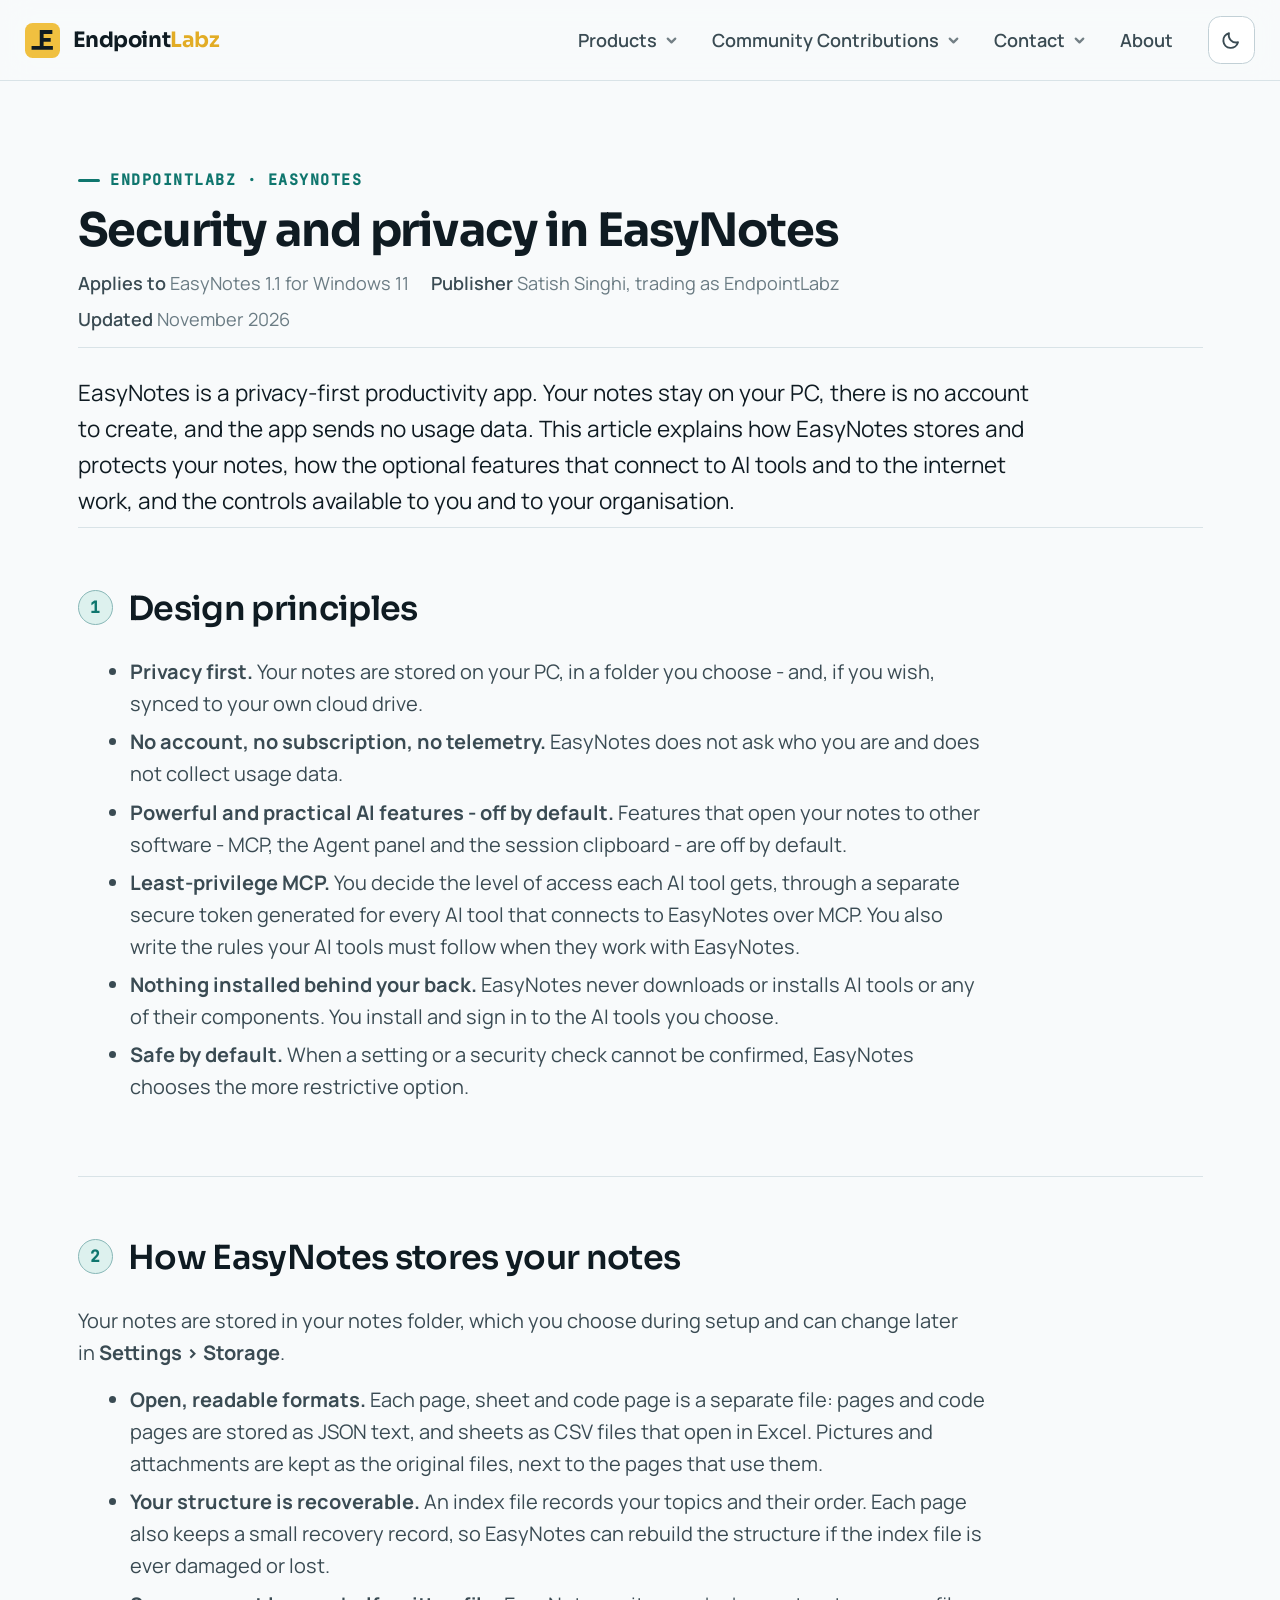
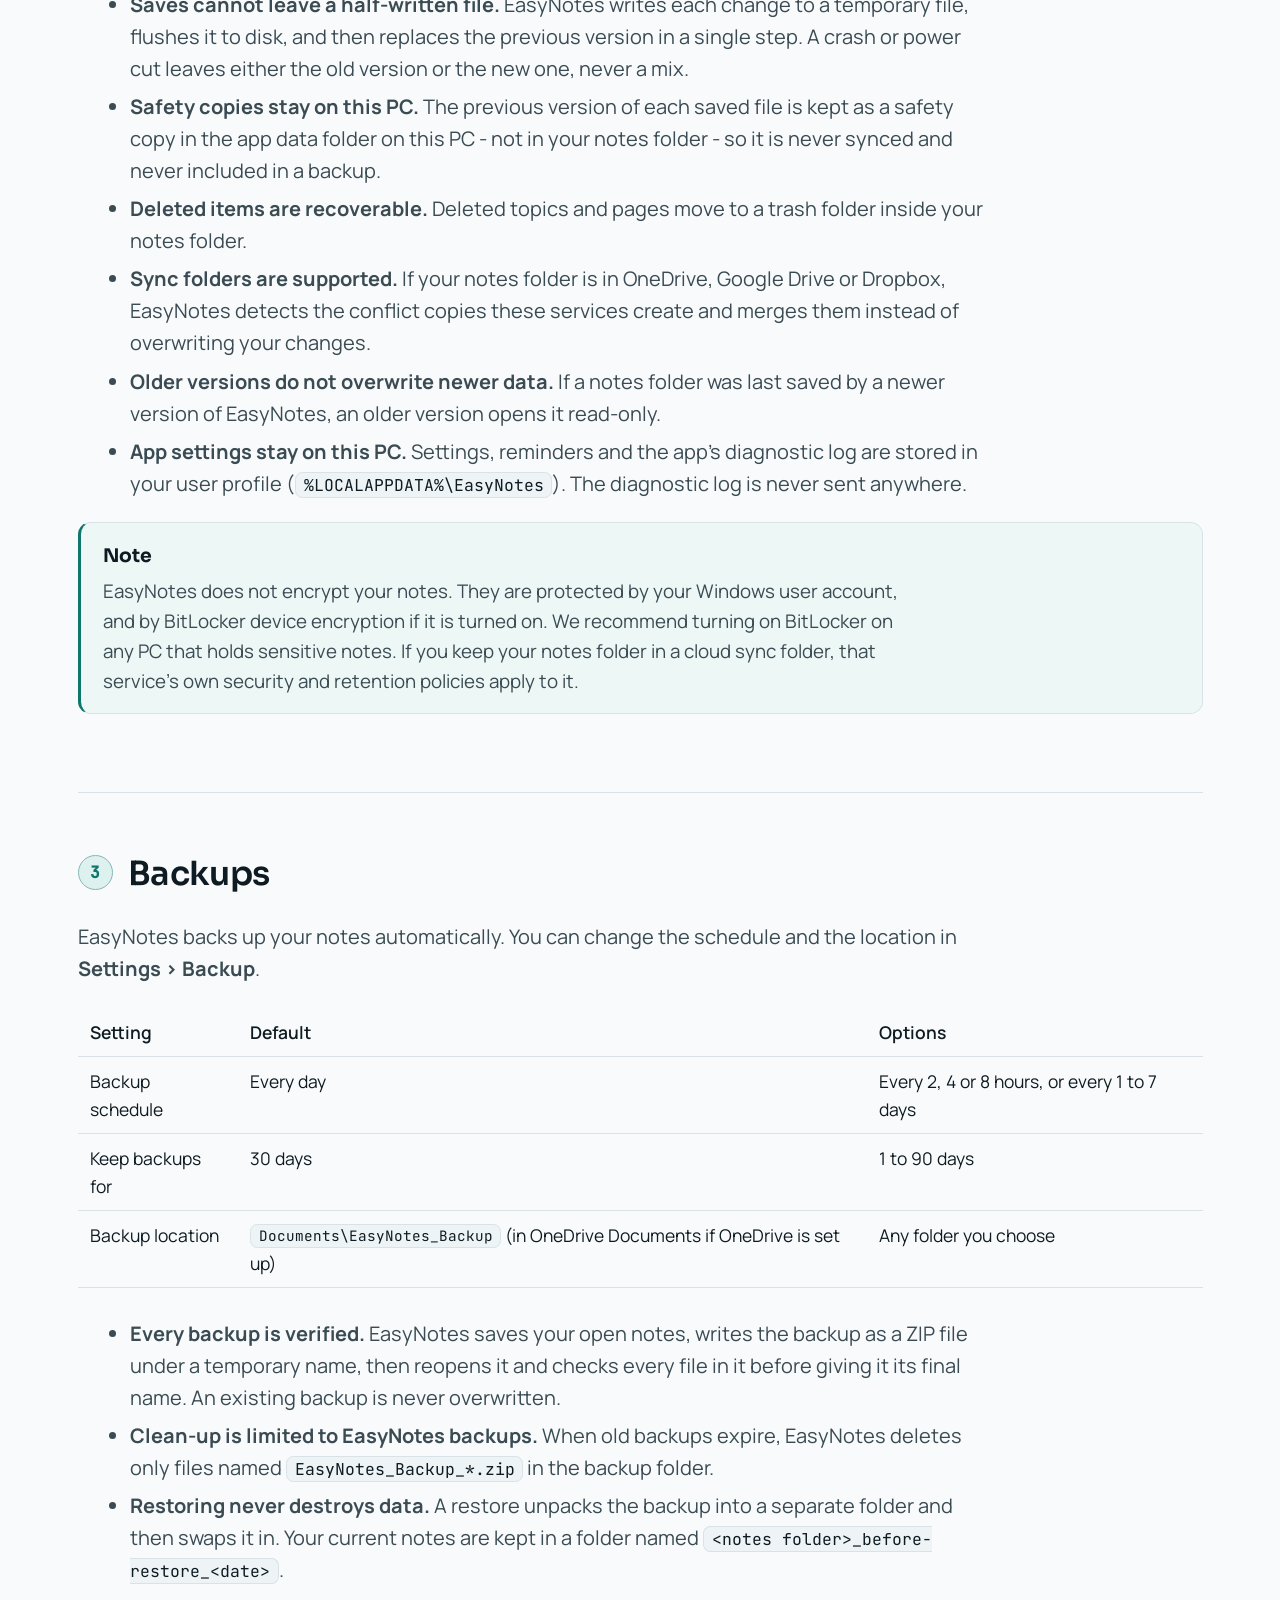
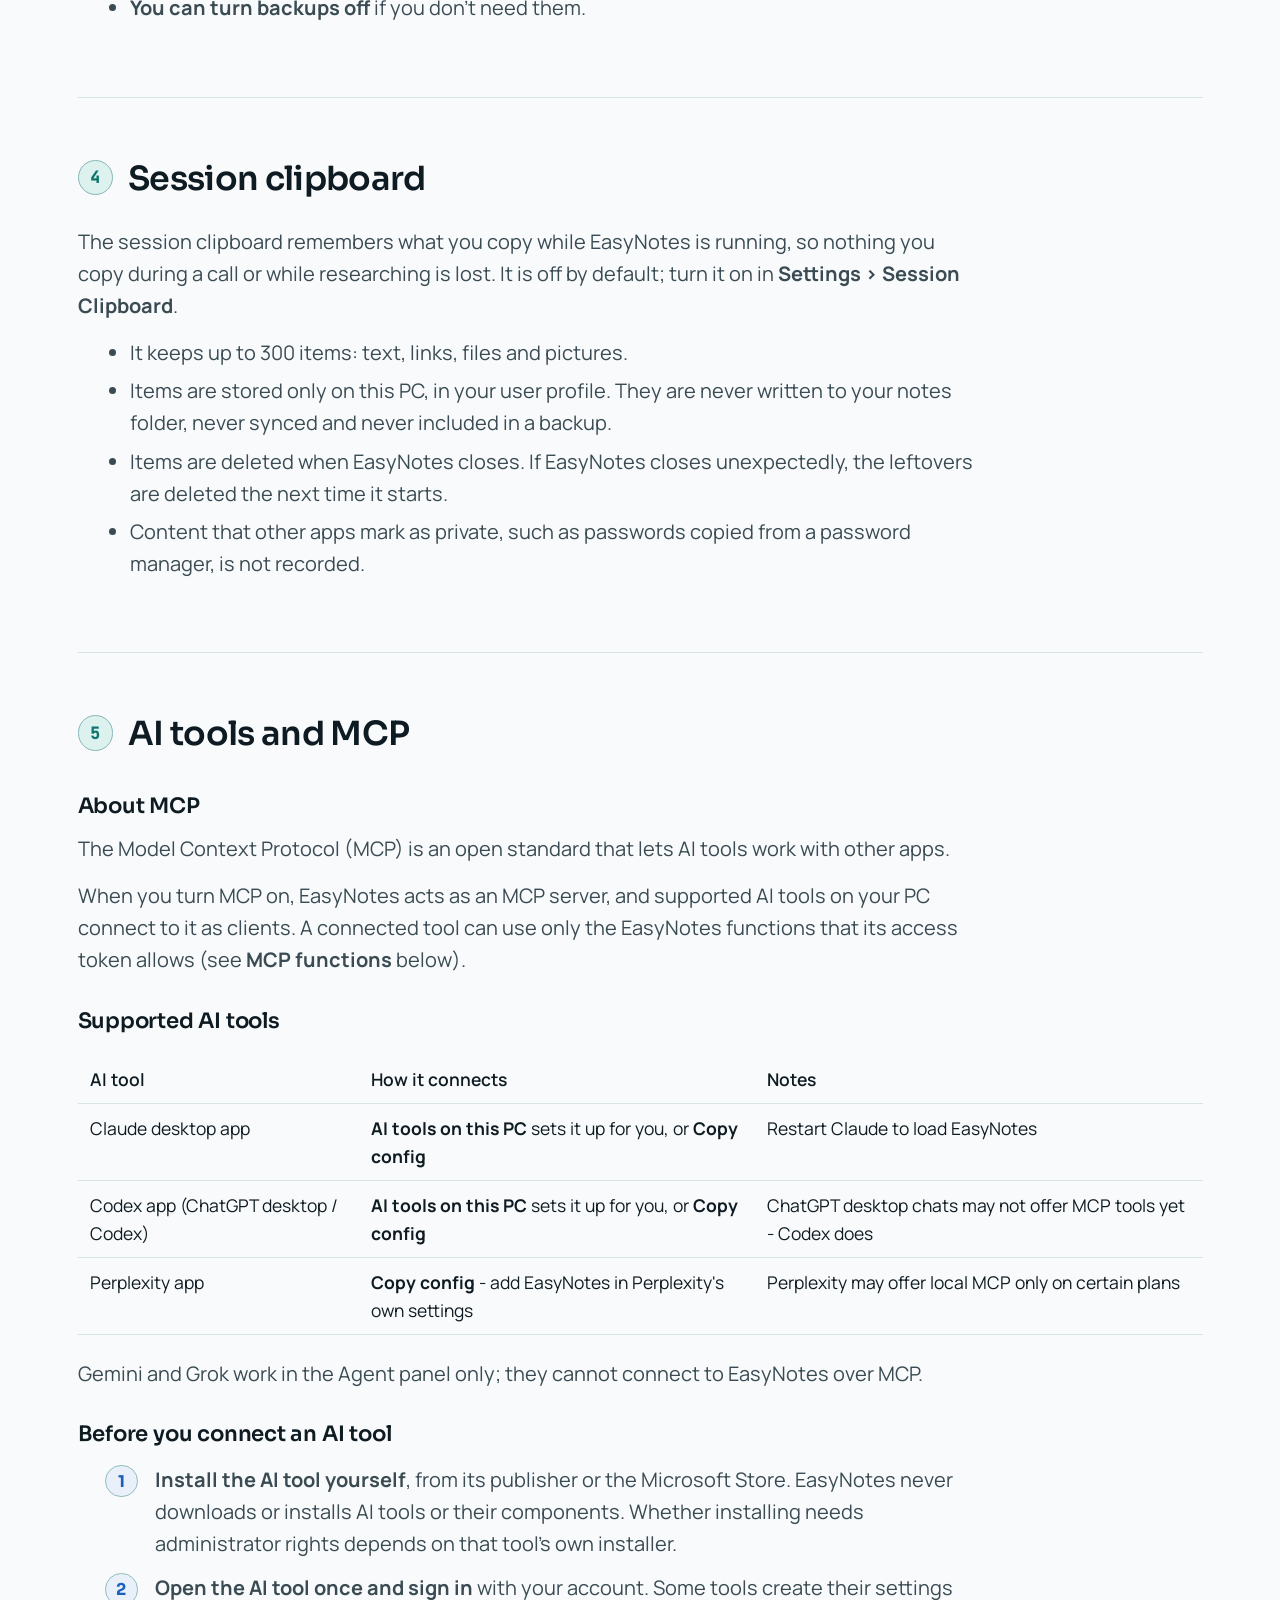
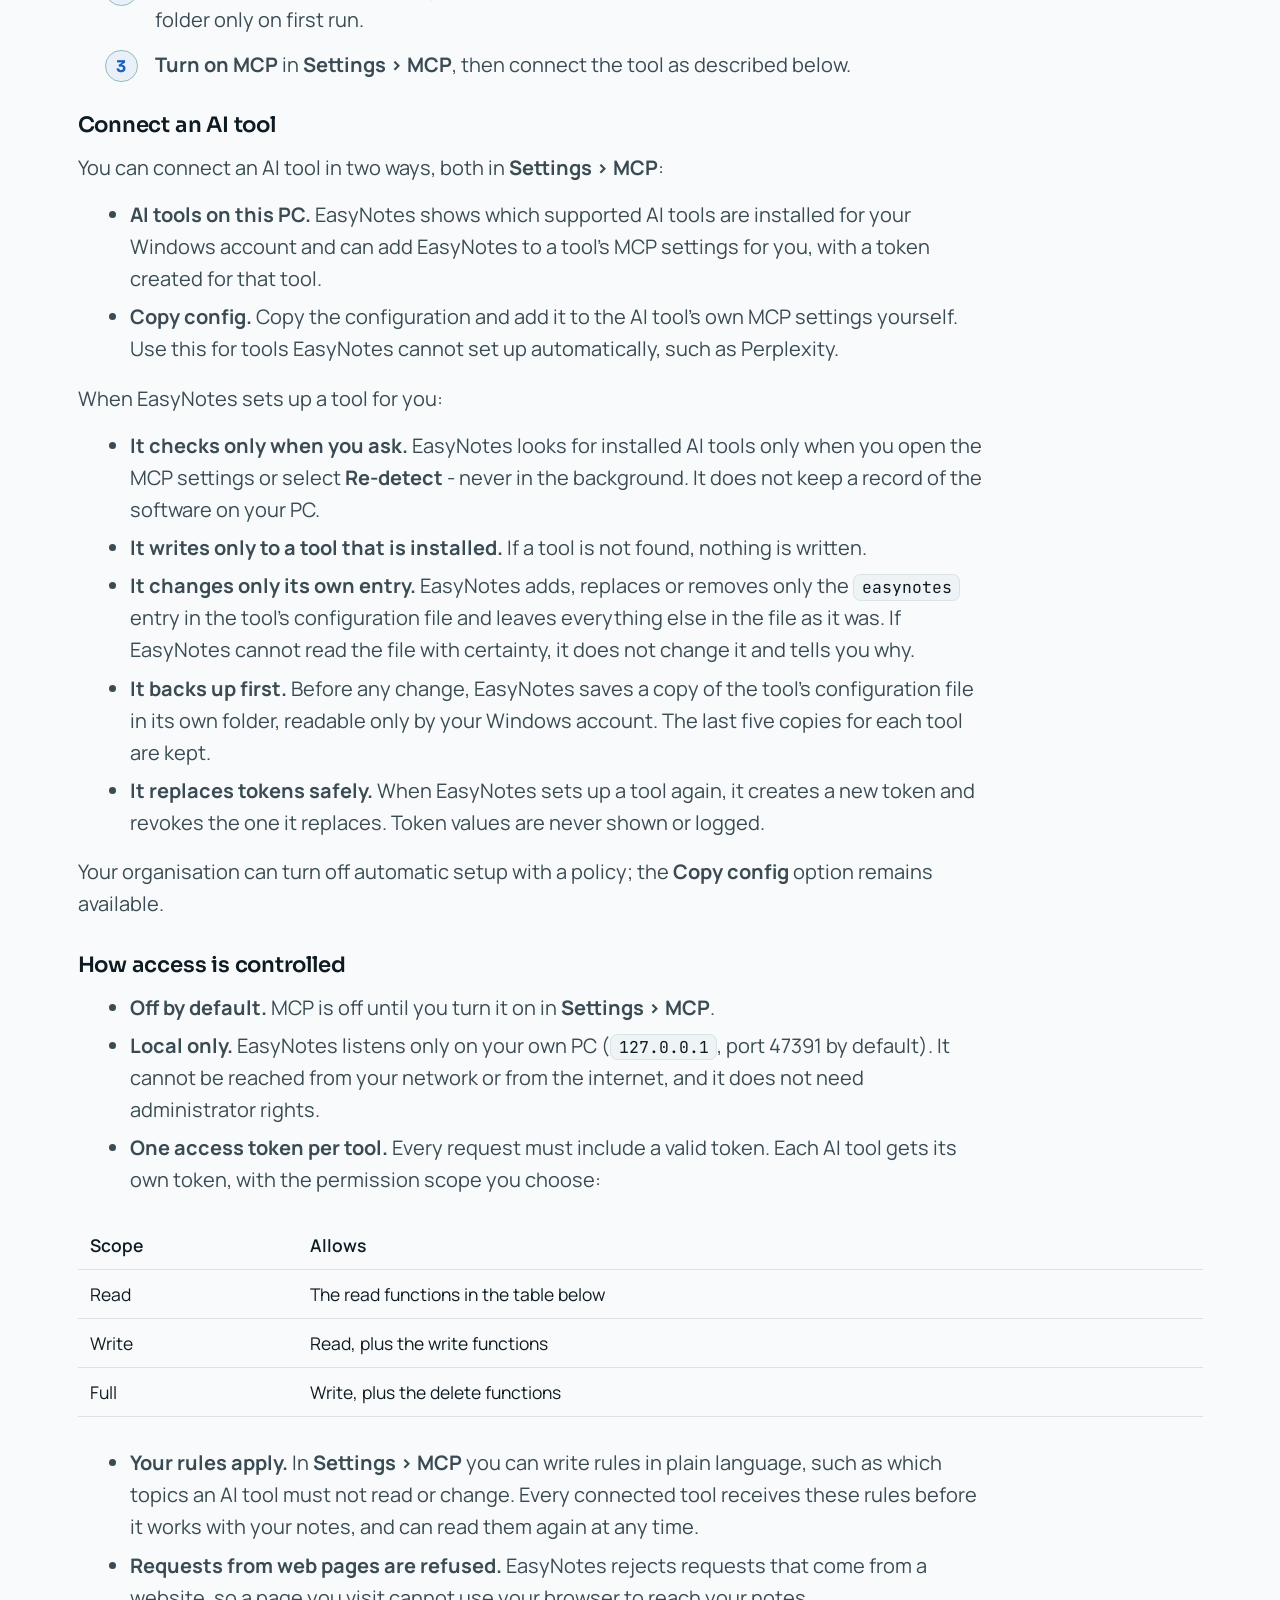
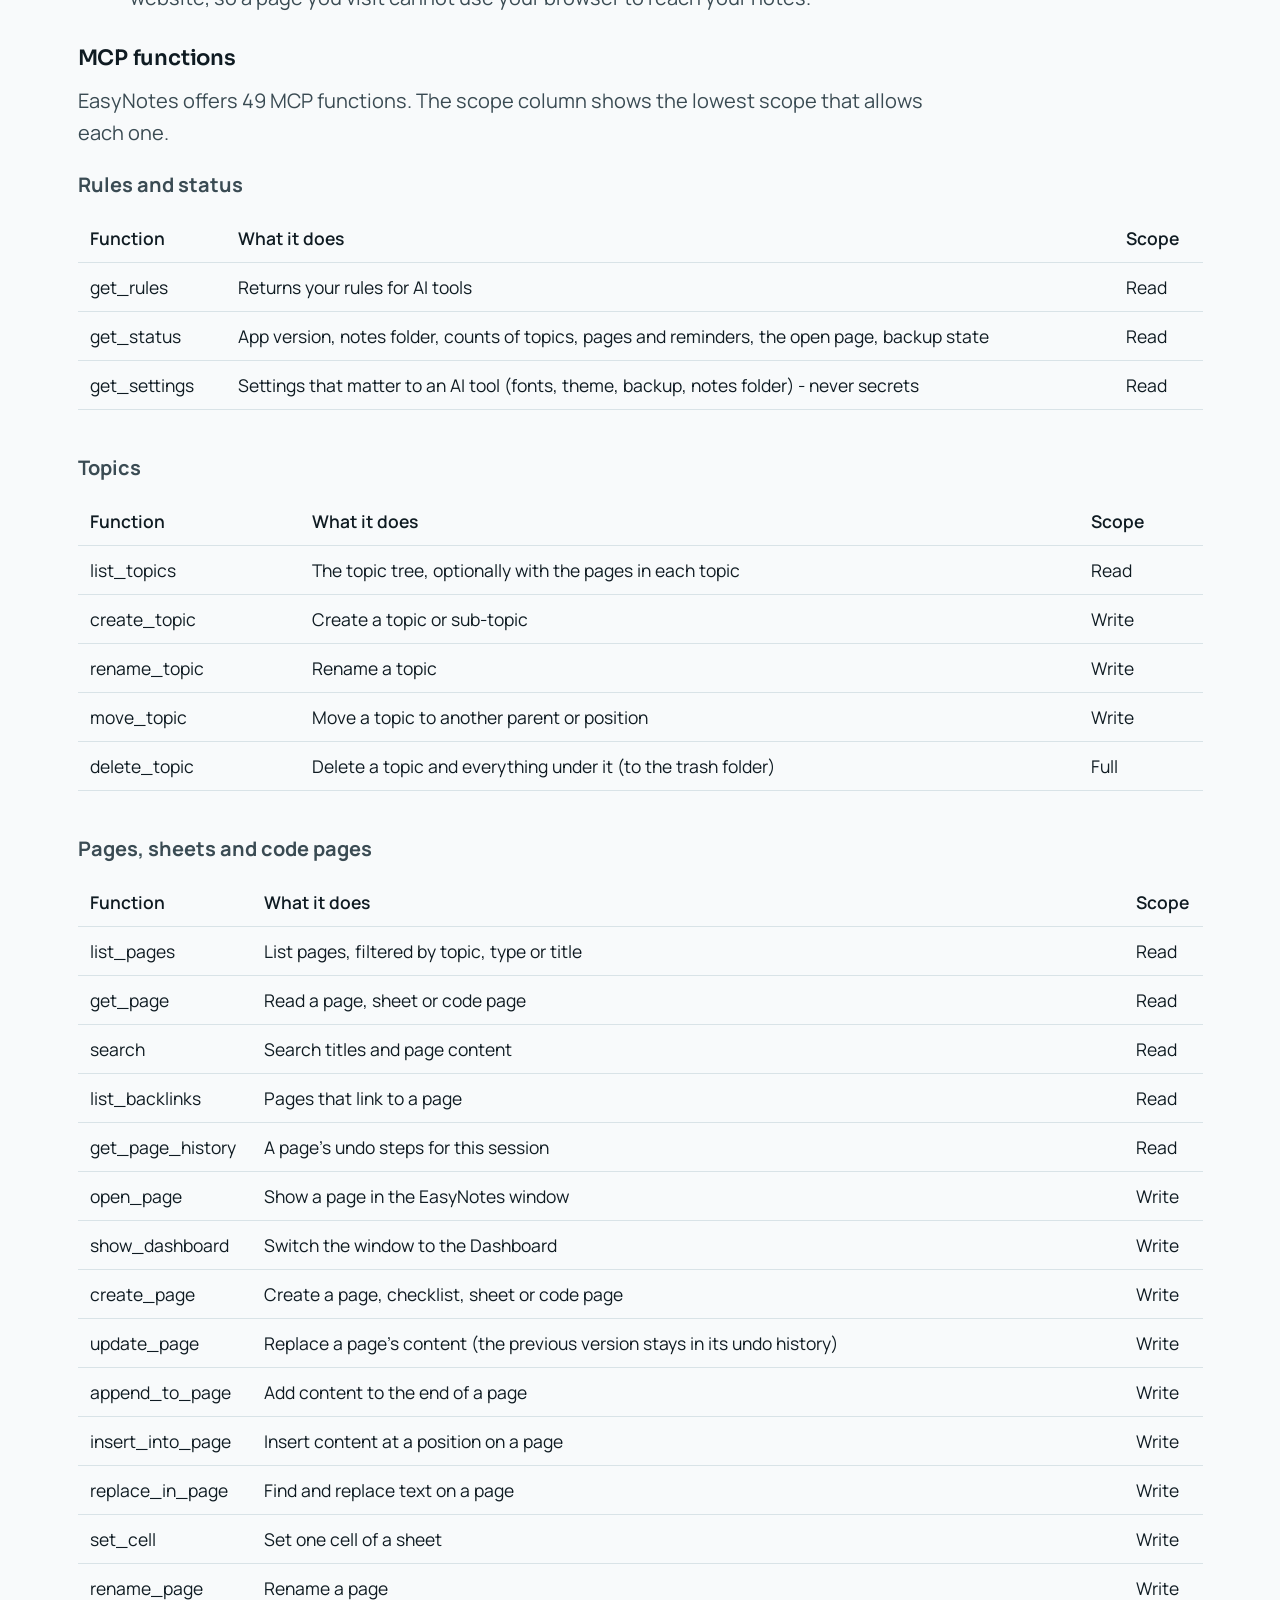
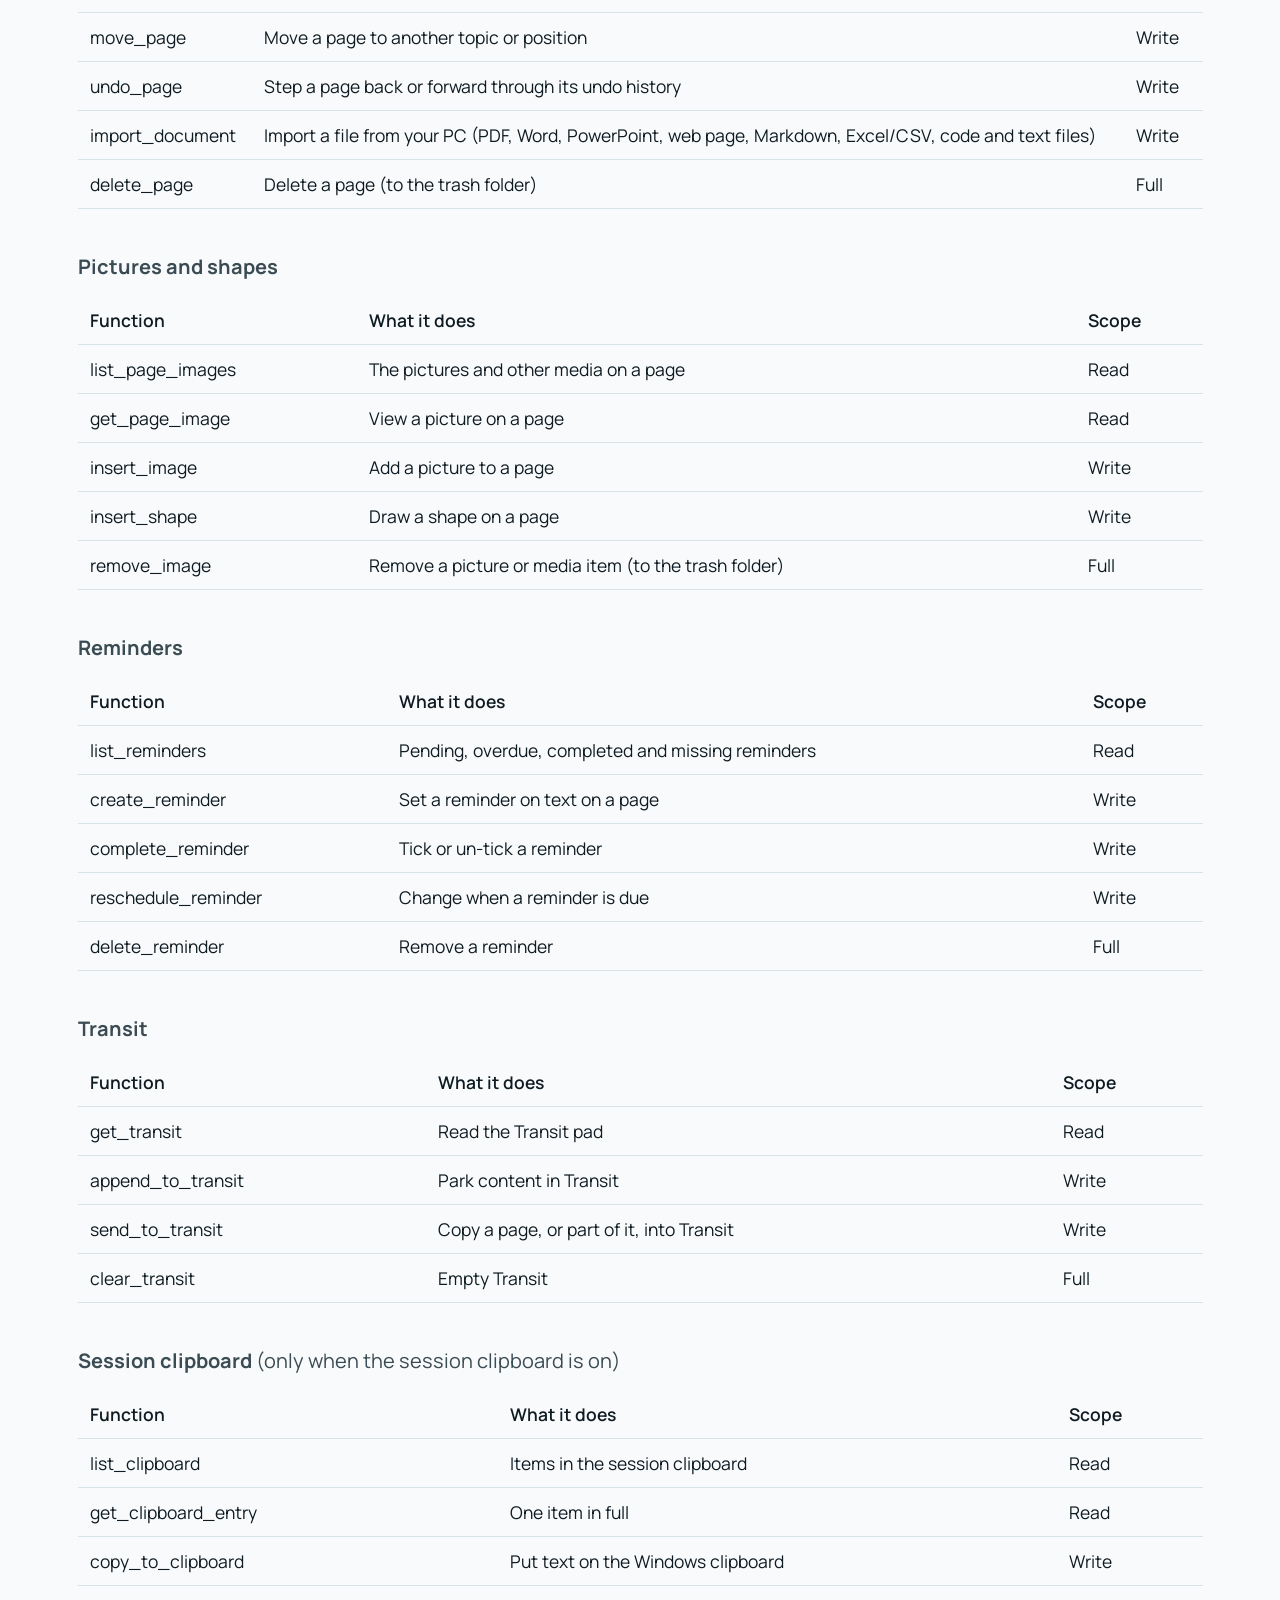
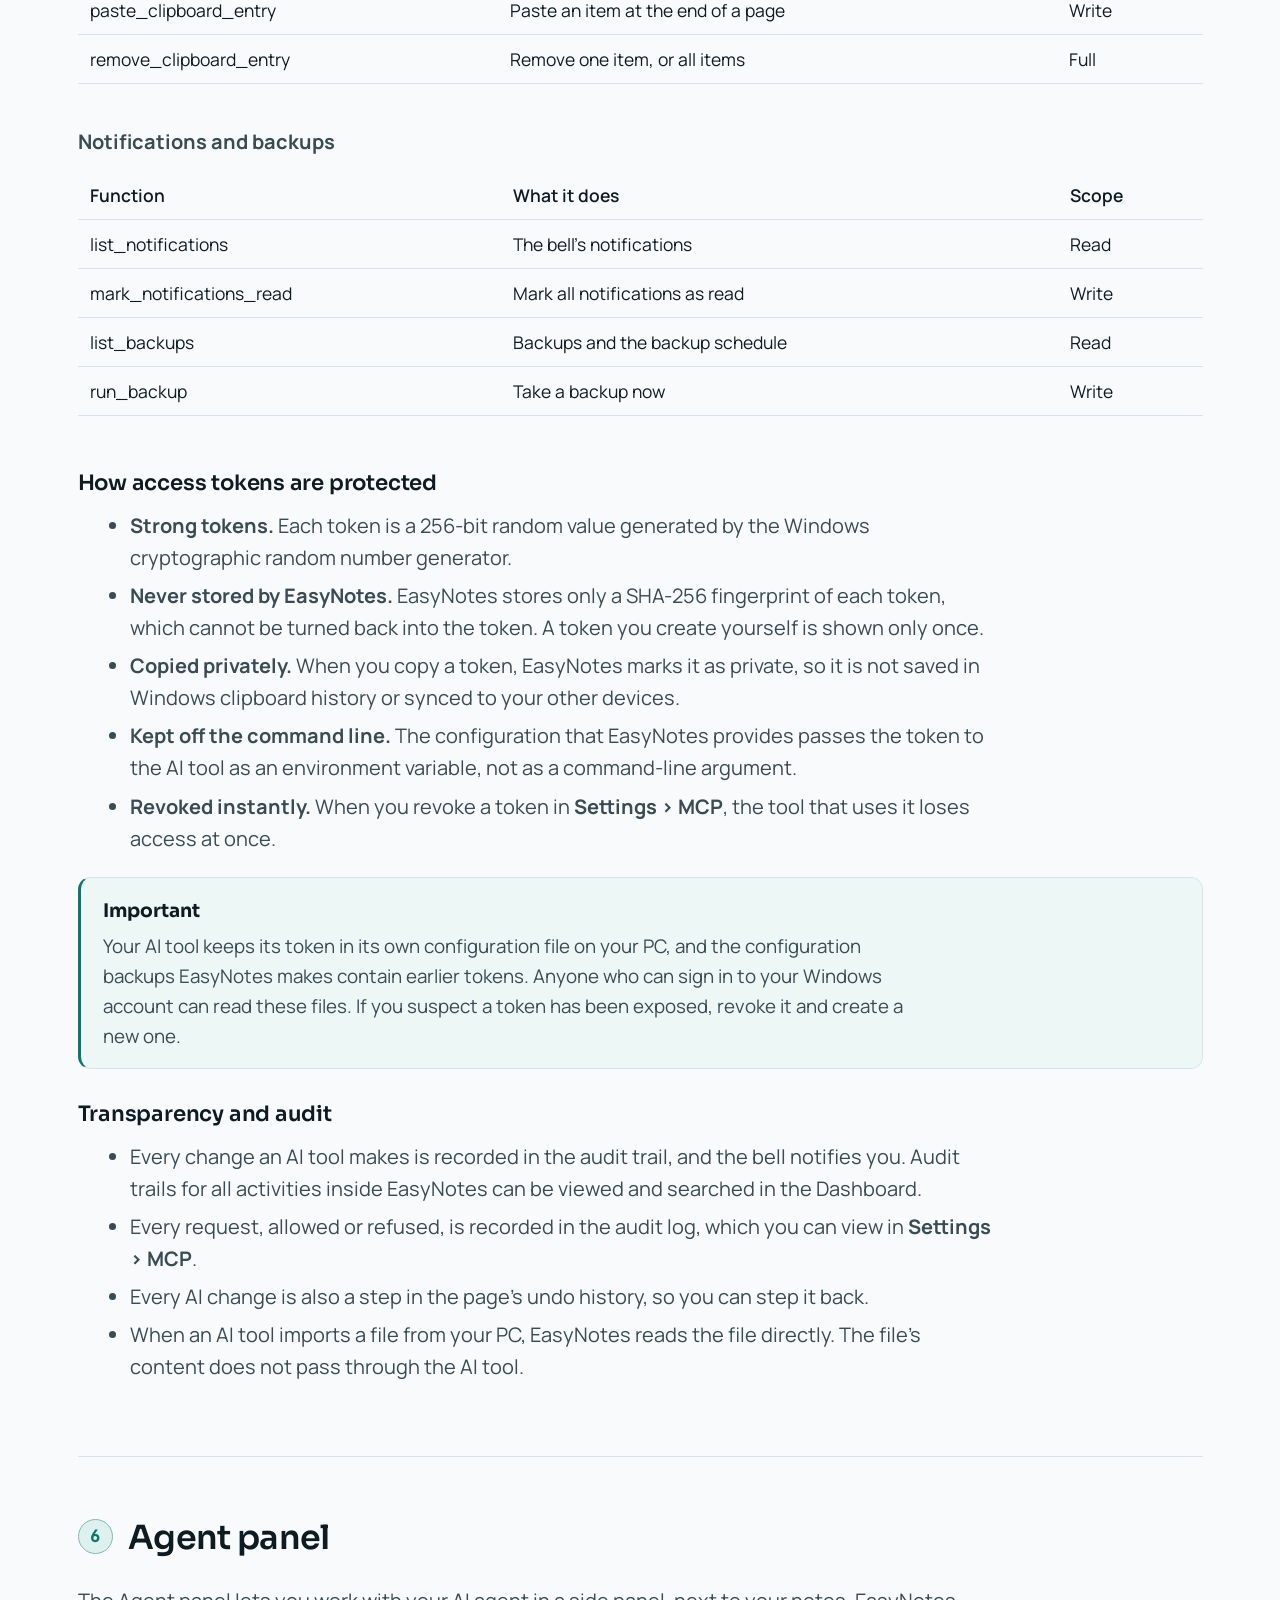
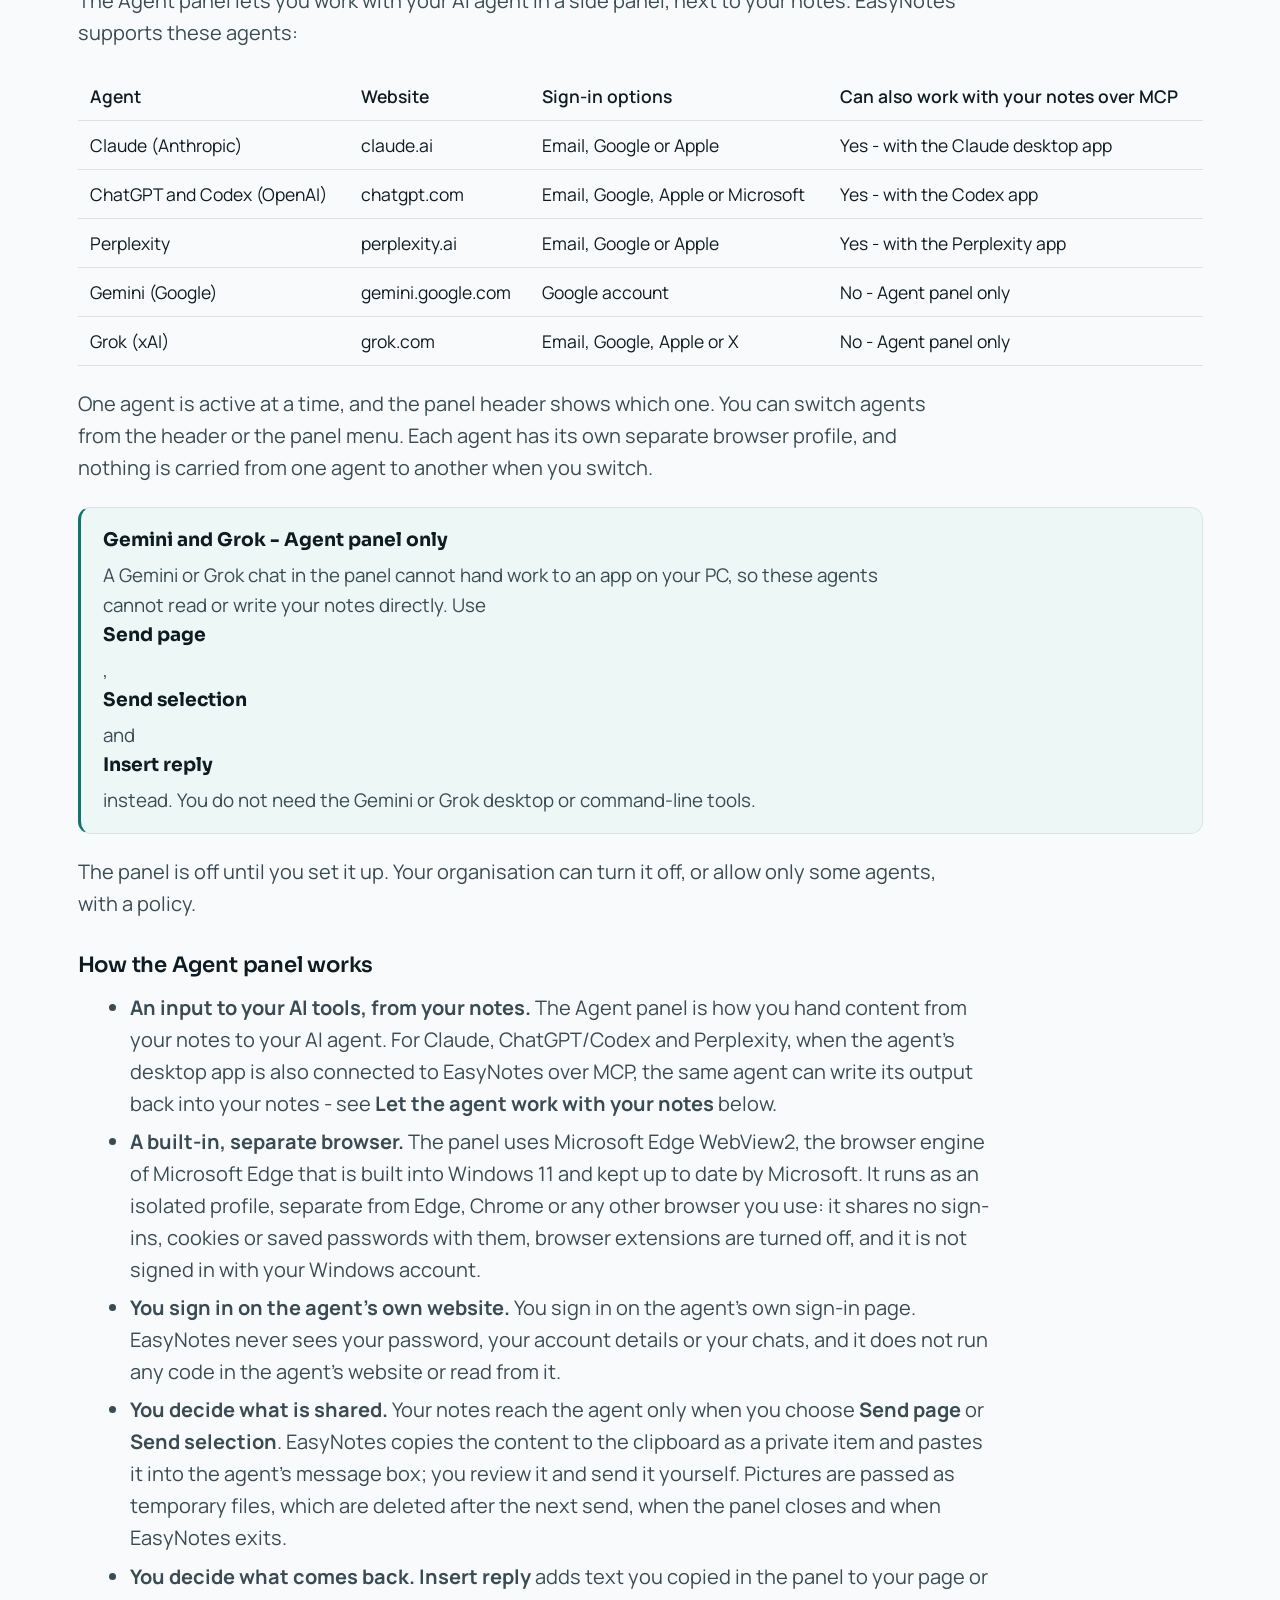
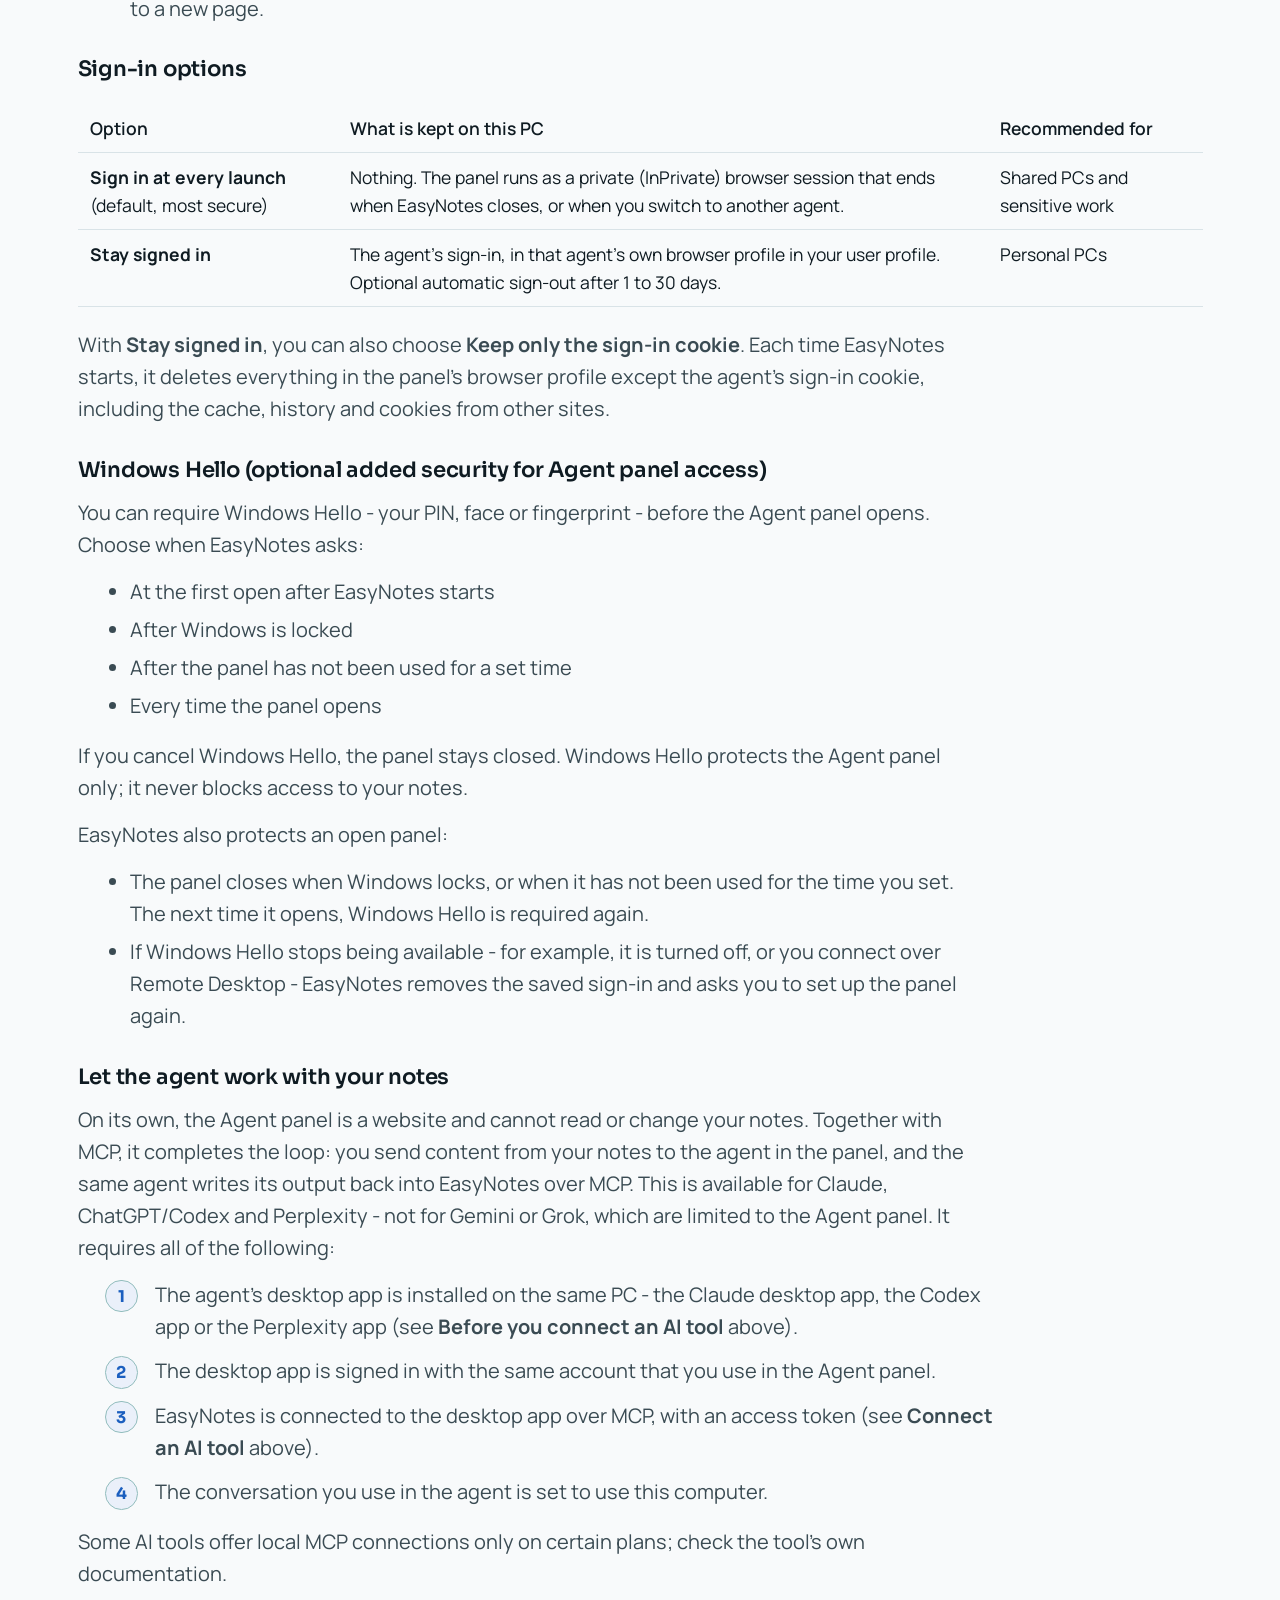
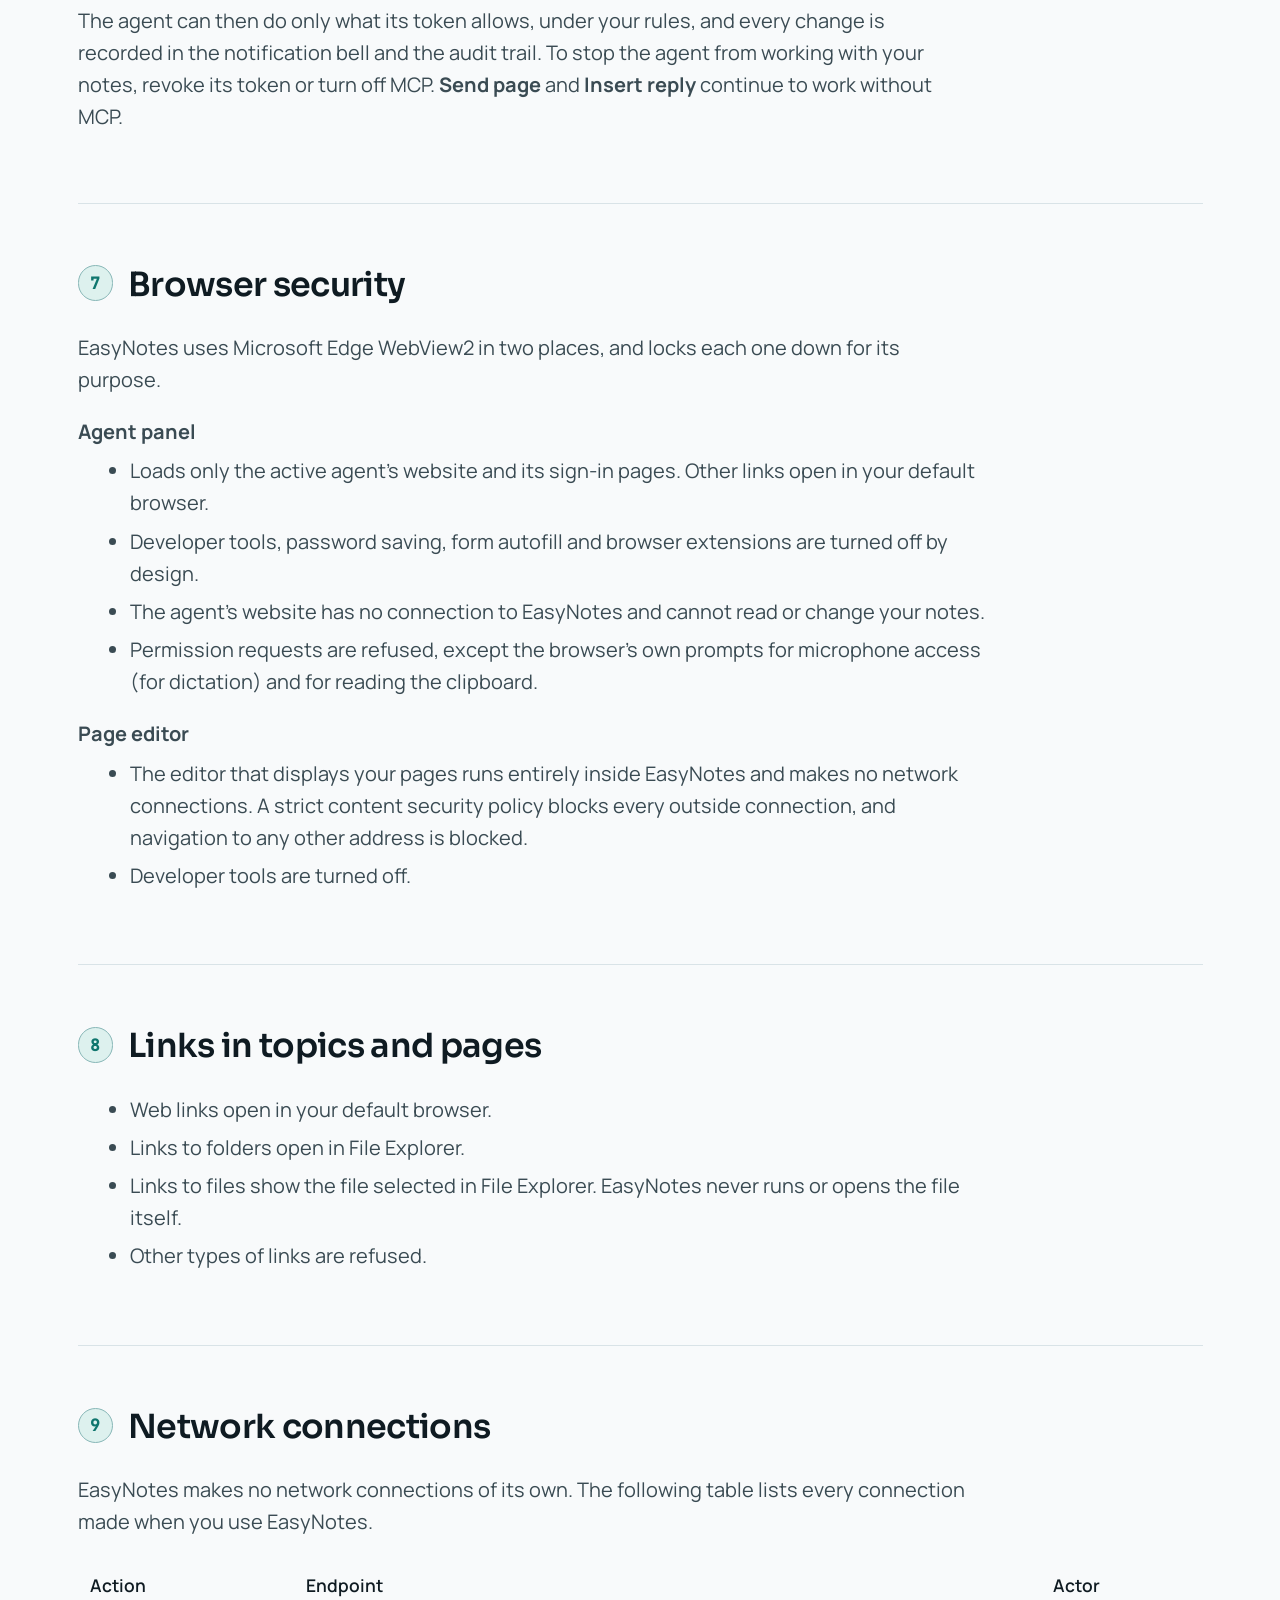
<file: easynotes/security-privacy/index.html>
<!doctype html>
<html lang="en">
<head>
<meta charset="utf-8">
<meta http-equiv="Content-Security-Policy" content="default-src 'self'; script-src 'sha256-OVMMUtrQItykdWo3eCEGcj5r6veqcO5kff2ByimANLE='; style-src 'self' 'unsafe-inline'; img-src 'self' data:; font-src 'self'; media-src 'self'; connect-src 'none'; object-src 'none'; base-uri 'self'; form-action 'none'">
<meta name="referrer" content="strict-origin-when-cross-origin">
<link rel="canonical" href="https://endpointlabz.com/easynotes/security-privacy/">
<meta name="viewport" content="width=device-width,initial-scale=1,viewport-fit=cover">
<meta name="description" content="Security and privacy in EasyNotes: how notes are stored and backed up, the session clipboard, MCP access tokens and rules, the Agent panel, browser security, network connections and controls for organisations.">
<!-- EndpointLabz - EasyNotes: Security and privacy in EasyNotes (site v5.20, EasyNotes 1.1) · Author: Satish Singhi -->
<title>Security and privacy in EasyNotes · EndpointLabz</title>
<link rel="icon" type="image/png" href="[data-uri]">
<link rel="stylesheet" href="../../assets/fonts/fonts.css">
<style>
/* EndpointLabz - EasyNotes page v5 · Author: Satish Singhi */
:root{
  --bg:#F8FAFB; --bg-2:#EEF4F6; --surface:#FFFFFF; --line:#D9E3E7; --line-2:#C2D0D6;
  --ink:#0F1B22; --ink-2:#3A4B53; --ink-3:#6B7C84;
  --teal:#0F766E; --teal-2:#0B5C56; --teal-soft:#DDF1EE; --teal-glow:rgba(15,118,110,.18);
  --gold:#F0C040; --gold-soft:#FBF0D3;
  --ocean-a:#0F3B78; --ocean-b:#1B5FBF; --ocean-soft:#EAF0FA; --amber:#FFB020;
  --hero-bg:linear-gradient(180deg,#EAF5F3 0%,#F8FAFB 70%);
  --blob-a:rgba(20,184,166,.22); --blob-b:rgba(212,160,23,.16); --blob-c:rgba(59,111,216,.14);
  /* ecosystem node colours: (ink, disc) */
  --n-endpoints:#0F766E; --n-endpoints-bg:#D7EFEB;
  --n-cloud:#2F6BD6;     --n-cloud-bg:#DFE9FB;
  --n-identity:#6B4FC7;  --n-identity-bg:#E9E3FA;
  --n-data:#4A5BA6;      --n-data-bg:#E2E6F5;
  --n-productivity:#B7791F; --n-productivity-bg:#FBF0D3;
  --n-connectivity:#0E7C9A; --n-connectivity-bg:#DBF1F6;
  --n-security:#C0483D;  --n-security-bg:#FBE3DF;
  --n-monitoring:#2F8A5B; --n-monitoring-bg:#DFF3E7;
  --shadow:0 1px 2px rgba(15,27,34,.05),0 12px 32px -12px rgba(15,27,34,.14);
  --r-s:8px; --r-m:14px; --r-l:22px;
  --ff-display:"Sora",ui-sans-serif,system-ui,"Segoe UI",sans-serif;
  --ff-body:"Manrope",ui-sans-serif,system-ui,"Segoe UI",sans-serif;
  --ff-mono:"JetBrains Mono",ui-monospace,"Cascadia Mono",Consolas,monospace;
  color-scheme:light;
}
@media (prefers-color-scheme:dark){:root:not([data-theme="light"]){
  --bg:#0B1418; --bg-2:#101B20; --surface:#131F25; --line:#22323A; --line-2:#2E4149;
  --ink:#E8EEF0; --ink-2:#B4C2C8; --ink-3:#7F929A;
  --teal:#2BB3A6; --teal-2:#5ED0C5; --teal-soft:#123B38; --teal-glow:rgba(43,179,166,.22);
  --gold:#E4B63A; --ocean-soft:#16263F;
  --gold-soft:#3A2F10; --hero-bg:linear-gradient(180deg,#0E1A1F 0%,#0B1418 70%);
  --blob-a:rgba(43,179,166,.18); --blob-b:rgba(228,182,58,.10); --blob-c:rgba(90,140,240,.12);
  --n-endpoints:#5ED0C5; --n-endpoints-bg:#123B38;
  --n-cloud:#7FA8F0;     --n-cloud-bg:#16263F;
  --n-identity:#B39CF2;  --n-identity-bg:#26203F;
  --n-data:#9EAAE6;      --n-data-bg:#1E2540;
  --n-productivity:#E4B63A; --n-productivity-bg:#3A2F10;
  --n-connectivity:#5FC8E0; --n-connectivity-bg:#0F3540;
  --n-security:#F08A7E;  --n-security-bg:#3F1F1B;
  --n-monitoring:#6FD39A; --n-monitoring-bg:#153A26;
  --shadow:0 1px 2px rgba(0,0,0,.3),0 12px 32px -12px rgba(0,0,0,.6);
  color-scheme:dark;
}}
:root[data-theme="dark"]{
  --bg:#0B1418; --bg-2:#101B20; --surface:#131F25; --line:#22323A; --line-2:#2E4149;
  --ink:#E8EEF0; --ink-2:#B4C2C8; --ink-3:#7F929A;
  --teal:#2BB3A6; --teal-2:#5ED0C5; --teal-soft:#123B38; --teal-glow:rgba(43,179,166,.22);
  --gold:#E4B63A; --ocean-soft:#16263F;
  --gold-soft:#3A2F10; --hero-bg:linear-gradient(180deg,#0E1A1F 0%,#0B1418 70%);
  --blob-a:rgba(43,179,166,.18); --blob-b:rgba(228,182,58,.10); --blob-c:rgba(90,140,240,.12);
  --n-endpoints:#5ED0C5; --n-endpoints-bg:#123B38;
  --n-cloud:#7FA8F0;     --n-cloud-bg:#16263F;
  --n-identity:#B39CF2;  --n-identity-bg:#26203F;
  --n-data:#9EAAE6;      --n-data-bg:#1E2540;
  --n-productivity:#E4B63A; --n-productivity-bg:#3A2F10;
  --n-connectivity:#5FC8E0; --n-connectivity-bg:#0F3540;
  --n-security:#F08A7E;  --n-security-bg:#3F1F1B;
  --n-monitoring:#6FD39A; --n-monitoring-bg:#153A26;
  --shadow:0 1px 2px rgba(0,0,0,.3),0 12px 32px -12px rgba(0,0,0,.6);
  color-scheme:dark;
}
*,*::before,*::after{box-sizing:border-box}
html{scroll-behavior:smooth}
[id]{scroll-margin-top:84px}
body{margin:0;background:var(--bg);color:var(--ink);font:400 16px/1.6 var(--ff-body);-webkit-font-smoothing:antialiased}
a{color:inherit;text-decoration:none}
a:focus-visible,button:focus-visible{outline:2px solid var(--teal);outline-offset:3px;border-radius:4px}
img,svg{max-width:100%;display:block}
h1,h2,h3,h4{font-family:var(--ff-display);margin:0;text-wrap:balance;letter-spacing:-.01em}
p{margin:0}
.wrap{width:min(1160px,100% - 40px);margin-inline:auto}
@media (max-width:640px){.wrap{width:calc(100% - 32px)}}
.mono{font-family:var(--ff-mono);font-size:12.5px;letter-spacing:.02em}

/* ---------- nav ---------- */
.nav{position:sticky;top:env(safe-area-inset-top,0px);z-index:40;backdrop-filter:saturate(1.4) blur(12px);background:color-mix(in srgb,var(--bg) 82%,transparent);border-bottom:1px solid var(--line)}
.nav .wrap{display:flex;align-items:center;gap:28px;height:64px}
.brand{display:flex;align-items:center;gap:10px;font-family:var(--ff-display);font-weight:700;font-size:17px;letter-spacing:-.02em}
.brand svg{width:28px;height:28px}
.brand span b{color:#E2AC25;font-weight:700}
:root[data-theme="dark"] .brand span b{color:#F0C040}
.nav-links{display:flex;gap:26px;margin-left:auto;font-weight:600;font-size:14.5px;color:var(--ink-2)}
.nav-links a{position:relative;padding:6px 0}
.nav-links a::after{content:"";position:absolute;left:0;right:100%;bottom:0;height:2px;background:var(--teal);transition:right .25s ease}
.nav-links a:hover::after{right:0}
.btn{display:inline-flex;align-items:center;gap:8px;padding:11px 18px;border-radius:999px;font-weight:700;font-size:14.5px;border:1px solid transparent;cursor:pointer;transition:transform .15s ease,background .2s,border-color .2s,box-shadow .2s;font-family:var(--ff-body)}
.btn:active{transform:translateY(1px)}
.btn-primary{background:var(--teal);color:#fff;box-shadow:0 6px 18px -6px var(--teal-glow)}
.btn-primary:hover{background:var(--teal-2)}
.btn-ghost{border-color:var(--line-2);color:var(--ink);background:var(--surface)}
.btn-ghost:hover{border-color:var(--teal);color:var(--teal)}
.btn-ocean{background:linear-gradient(90deg,var(--ocean-a),var(--ocean-b));color:#fff}
.btn-ocean:hover{filter:brightness(1.08)}
.nav .btn{padding:9px 16px}
.theme-btn{width:38px;height:38px;border-radius:10px;border:1px solid var(--line-2);background:var(--surface);color:var(--ink-2);display:grid;place-items:center;cursor:pointer;transition:border-color .2s,color .2s}
.theme-btn:hover{border-color:var(--teal);color:var(--teal)}
.theme-btn svg{width:17px;height:17px}
.theme-btn .sun{display:none}
:root[data-theme="dark"] .theme-btn .sun{display:block}:root[data-theme="dark"] .theme-btn .moon{display:none}
.menu-btn{display:none;margin-left:auto;background:none;border:1px solid var(--line-2);border-radius:10px;width:40px;height:40px;color:var(--ink);cursor:pointer}
@media (max-width:860px){
  .theme-btn{margin-left:auto}
  .menu-btn{margin-left:0}
  .nav-links{display:none;position:absolute;top:64px;left:0;right:0;flex-direction:column;gap:0;background:var(--surface);border-bottom:1px solid var(--line);padding:8px 20px 16px}
  .nav-links a{padding:12px 0;border-bottom:1px solid var(--line)}
  .nav-links a::after{display:none}
  .nav.open .nav-links{display:flex}
  .nav .btn-primary{display:none}
  .menu-btn{display:grid;place-items:center}
}


/* ---------- footer ---------- */
footer{padding-block:40px 32px;border-top:1px solid var(--line)}
footer .wrap{display:grid;grid-template-columns:1.4fr 1fr 1fr 1fr;gap:28px}
footer h5{font-family:var(--ff-display);font-size:13px;font-weight:600;margin:0 0 12px;color:var(--ink)}
footer ul{list-style:none;margin:0;padding:0;display:flex;flex-direction:column;gap:8px;font-size:14px;color:var(--ink-2)}
footer ul a:hover{color:var(--teal)}
footer .fine{color:var(--ink-3);font-size:13px;margin-top:12px;max-width:40ch}
footer .bottom{margin-top:32px;padding-top:20px;border-top:1px solid var(--line);display:flex;justify-content:space-between;gap:12px;flex-wrap:wrap;color:var(--ink-3);font-size:13px}
@media (max-width:760px){footer .wrap{grid-template-columns:1fr 1fr}}


.dd{position:relative}
.dd-t{display:inline-flex;align-items:center;gap:6px}
.dd-t .chev{width:12px;height:12px;transition:transform .2s ease;opacity:.7}
.dd-m{position:absolute;top:calc(100% + 10px);left:-14px;min-width:260px;padding:8px;border-radius:14px;background:var(--surface);border:1px solid var(--line);box-shadow:var(--shadow);display:flex;flex-direction:column;gap:2px;opacity:0;visibility:hidden;transform:translateY(-6px);transition:opacity .18s ease,transform .18s ease,visibility 0s linear .18s;z-index:50}
.dd-m::before{content:"";position:absolute;left:0;right:0;top:-12px;height:12px}
.dd:hover .dd-m,.dd:focus-within .dd-m{opacity:1;visibility:visible;transform:none;transition:opacity .18s ease,transform .18s ease}
.dd:hover .chev,.dd:focus-within .chev{transform:rotate(180deg)}
.dd-m a{display:flex;align-items:center;gap:12px;padding:10px 12px;border-radius:10px;color:var(--ink)}
.dd-m a::after{display:none}
.dd-m a:hover,.dd-m a:focus-visible{background:var(--bg-2)}
.dd-m b{display:block;font-weight:700;font-size:14.5px}
.dd-m small{display:block;font-weight:500;font-size:12.5px;color:var(--ink-3);margin-top:1px}
.dd-ic{width:34px;height:34px;border-radius:10px;display:grid;place-items:center;flex:none}
.dd-ic svg{width:18px;height:18px}
.dd-ic.en{background:var(--ocean-soft);color:var(--ocean-b)}
.dd-ic.tl{background:var(--teal-soft);color:var(--teal)}
.dd-ic.sc{background:var(--gold-soft);color:#9A6B00}
:root[data-theme="dark"] .dd-ic.sc{color:var(--gold)}
@media (max-width:860px){
  .nav-links{align-items:stretch}
  .dd{width:100%}
  .dd-t{width:100%;justify-content:space-between;padding:12px 0;border-bottom:1px solid var(--line)}
  .dd-t .chev{display:none}
  .dd-m{position:static;opacity:1;visibility:visible;transform:none;box-shadow:none;border:0;background:none;padding:4px 0 6px 10px;min-width:0}
  .dd-m::before{display:none}
  .dd-m a{border-bottom:0;padding:8px 6px}
}
/* ---------- v18: support pop-over, app logo ---------- */
.sup{position:relative;display:flex;align-items:center}
.sup-t{font:inherit;color:inherit;background:none;border:0;padding:6px 0;cursor:pointer;display:inline-flex;align-items:center;gap:6px;position:relative}
.sup-t .chev{width:12px;height:12px;transition:transform .2s ease;opacity:.7}
.sup-t[aria-expanded="true"] .chev{transform:rotate(180deg)}
.sup-pop{position:absolute;top:calc(100% + 10px);left:50%;transform:translateX(-50%);width:max-content;min-width:280px;padding:14px 14px 12px;border-radius:14px;background:var(--surface);border:1px solid var(--line);box-shadow:var(--shadow);z-index:60;text-align:left}
.sup-pop[hidden]{display:none}
.sup-h{font-size:12.5px;font-weight:700;letter-spacing:.06em;text-transform:uppercase;color:var(--ink-3)}
.sup-row{display:flex;align-items:center;gap:10px;margin-top:8px;padding:8px 8px 8px 12px;border:1px solid var(--line);border-radius:10px;background:var(--bg-2)}
.sup-mail{font-weight:700;font-size:15px;color:var(--ink);user-select:all;white-space:nowrap}
.sup-copy{margin-left:auto;width:34px;height:34px;border-radius:9px;border:1px solid var(--line);background:var(--surface);color:var(--ink-2);display:grid;place-items:center;cursor:pointer;flex:none}
.sup-copy:hover,.sup-copy:focus-visible{color:var(--teal);border-color:var(--teal)}
.sup-copy svg{width:17px;height:17px}
.sup-copy .ok{display:none;color:var(--teal)}
.sup-copy.done .cp{display:none}
.sup-copy.done .ok{display:block}
.sup-note{font-size:12.5px;color:var(--ink-3);margin-top:8px;min-height:1.2em}
.en-logo{width:40px;height:40px;flex:none}
@media (min-width:861px){.dd.dd-x .dd-m{opacity:0!important;visibility:hidden!important}.dd.dd-x .chev{transform:none!important}}
.dd-ic.en{background:none}
.dd-ic img{width:30px;height:30px}
@media (max-width:860px){
  .sup{width:100%;flex-direction:column;align-items:stretch}
  .sup-t{width:100%;justify-content:space-between;padding:12px 0;border-bottom:1px solid var(--line)}
  .sup-pop{position:static;transform:none;width:auto;min-width:0;margin:8px 0 6px;box-shadow:none}
  .sup-mail{white-space:normal;word-break:break-all}
}

/* ---------- v20: hero outcomes - what every solution raises / reduces (option H) ---------- */
.outcomes{margin-top:24px;max-width:580px}
.opt{display:block;position:relative}
.sr{position:absolute;width:1px;height:1px;overflow:hidden;clip:rect(0 0 0 0);white-space:nowrap}
.opt ul{list-style:none;margin:0;padding:0}
.opt .ic{width:26px;height:26px;border-radius:8px;display:grid;place-items:center;flex:none}
.opt .ic svg{width:15px;height:15px}
.opt .ar svg{width:14px;height:14px;display:block}
.opt .up .ar{animation:bobU 2.4s ease-in-out infinite;animation-delay:calc(var(--i)*.2s)}
.opt .down .ar{animation:bobD 2.4s ease-in-out infinite;animation-delay:calc(var(--i)*.2s)}
@keyframes bobU{0%,100%{transform:translateY(1.5px)}50%{transform:translateY(-2.5px)}}
@keyframes bobD{0%,100%{transform:translateY(-1.5px)}50%{transform:translateY(2.5px)}}
@keyframes rise{from{opacity:0;transform:translateY(8px)}to{opacity:1;transform:none}}
@keyframes draw{to{stroke-dashoffset:0}}
:root{--upc:#0F766E;--upc2:#14B8A6;--ups:#DDF1EE;--dnc:#1B5FBF;--dnc2:#3B82F6;--dns:#EAF0FA}
:root[data-theme="dark"]{--upc:#2BB3A6;--upc2:#5ED0C5;--ups:#123B38;--dnc:#7FA8F0;--dnc2:#3B82F6;--dns:#16263F}
/* H - momentum cards */
.oh-grid{display:grid;grid-template-columns:1.15fr 1fr;gap:12px}
.oh-card{position:relative;overflow:hidden;border-radius:18px;padding:16px 14px 12px;color:#fff;box-shadow:0 22px 44px -22px rgba(15,27,34,.55)}
.oh-card.up{background:linear-gradient(135deg,#0B5C56 0%,#0F766E 55%,#14B8A6 130%)}
.oh-card.down{background:linear-gradient(135deg,#0F3B78 0%,#1B5FBF 60%,#3B82F6 130%)}
.oh-big{position:absolute;right:-18px;bottom:-22px;width:150px;height:150px;color:#fff;opacity:.10;pointer-events:none}
.oh-big svg{width:100%;height:100%;display:block}
.oh-card.up .oh-big{animation:floatU 3.2s ease-in-out infinite} .oh-card.down .oh-big{animation:floatD 3.2s ease-in-out infinite}
@keyframes floatU{0%,100%{transform:translateY(4px)}50%{transform:translateY(-6px)}}
@keyframes floatD{0%,100%{transform:translateY(-4px)}50%{transform:translateY(6px)}}
.oh-shine{position:absolute;inset:-40% -60%;background:linear-gradient(115deg,transparent 40%,rgba(255,255,255,.14) 50%,transparent 60%);transform:translateX(-60%);animation:shine 5s ease-in-out 1.2s infinite;pointer-events:none}
@keyframes shine{0%{transform:translateX(-60%)}35%,100%{transform:translateX(60%)}}
.oh-card ul{position:relative}
.oh-card li{display:flex;align-items:center;gap:10px;padding:6px 0;font-weight:600;font-size:14px;border-top:1px solid rgba(255,255,255,.14);animation:rise .5s cubic-bezier(.2,.7,.2,1) both;animation-delay:calc(.25s + var(--i)*.08s)}
.oh-card li:first-child{border-top:0;padding-top:0}
.oh-card li span{flex:1}
.oh-card .ic{background:rgba(255,255,255,.16);color:#fff}
.oh-card .ar{color:#fff;opacity:.9}
@media (max-width:560px){.oh-grid{grid-template-columns:1fr}}
@media (prefers-reduced-motion:reduce){.opt *{animation:none!important}}


/* ---------- EasyNotes page (v1) ---------- */
body{overflow-x:hidden}
.en-hero{position:relative;overflow:hidden;padding-block:64px 56px;background:var(--hero-bg);border-bottom:1px solid var(--line)}
.en-hero::before{content:"";position:absolute;width:560px;height:560px;right:-160px;top:-200px;border-radius:50%;filter:blur(70px);background:radial-gradient(circle,var(--blob-c),transparent 65%);pointer-events:none}
.en-hero .wrap{position:relative;display:grid;grid-template-columns:minmax(0,.9fr) minmax(0,1.1fr);gap:52px;align-items:center}
.crumbs{font-size:13px;color:var(--ink-3);display:flex;gap:8px;align-items:center}
.crumbs a:hover{color:var(--teal)}
.en-title{display:flex;align-items:center;gap:16px;margin-top:18px}
.en-title svg,.en-title .app-logo{width:60px;height:60px;flex:none;filter:drop-shadow(0 8px 18px rgba(15,59,120,.28))}
.en-title h1{font-size:clamp(40px,calc(5vw / var(--zf)),60px);line-height:1;font-weight:700;letter-spacing:-.03em}
.tagline{font-family:"Caveat",cursive;font-size:30px;color:var(--ocean-b);margin-top:10px;line-height:1.1}
:root[data-theme="dark"] .tagline{color:#8DB6F5}
.en-hero .lead{margin-top:18px;font-size:17.5px;line-height:1.62;color:var(--ink-2);max-width:54ch}
.pillrow{display:flex;flex-wrap:wrap;gap:8px;margin-top:18px}
.pillrow span{font-size:12.5px;font-weight:700;padding:6px 11px;border-radius:999px;background:var(--surface);border:1px solid var(--line);color:var(--ink-2)}
.hero-cta{display:flex;flex-wrap:wrap;gap:12px;margin-top:30px;align-items:center}
.win-glyph{width:19px;height:19px;flex:none}
/* v5.12: the official Microsoft Store badge (unmodified artwork, self-hosted) + the Store app deep link */
.ms-badge{display:inline-flex;line-height:0;border-radius:6px;flex:none}
.ms-badge img{height:48px;width:auto}
.ms-badge .b-on-dark{display:none}
:root[data-theme="dark"] .ms-badge .b-on-light{display:none}
:root[data-theme="dark"] .ms-badge .b-on-dark{display:inline}
.ms-badge:focus-visible{outline:2px solid var(--teal);outline-offset:3px}
.store-app-link{font-size:13.5px;font-weight:600;color:var(--ink-2);text-decoration:underline;text-underline-offset:3px}
.store-app-link:hover{color:var(--teal)}
.inst-card{border:1px solid var(--line);border-left:4px solid var(--teal);border-radius:14px;padding:22px 24px;background:var(--surface);margin:18px 0 22px;display:flex;flex-direction:column;gap:10px}
.inst-card h3{font-size:22px;font-weight:600}
.inst-card p{margin:0}
.inst-card .badge-row{display:flex;flex-wrap:wrap;align-items:center;gap:16px;margin:6px 0 2px}
.get .get-cta{display:flex;flex-direction:row;flex-wrap:wrap;align-items:center;gap:14px}
.hero-cta .ms-badge img{height:40px}
@media (max-width:600px){.hero-cta .ms-badge img{height:44px}}
.store-btn{display:inline-flex;align-items:center;gap:11px;padding:9px 18px 9px 14px;border-radius:12px;background:#111;color:#fff;border:1px solid #111;font-weight:700;line-height:1.05;transition:transform .15s,box-shadow .2s}
:root[data-theme="dark"] .store-btn{background:#F4F7F8;color:#0B1418;border-color:#F4F7F8}
.store-btn svg{width:26px;height:26px}
.store-btn small{display:block;font-size:10.5px;font-weight:600;opacity:.8;letter-spacing:.02em}
.store-btn span{font-size:16px}
.store-btn.big{padding:12px 22px 12px 16px}
.store-btn.big svg{width:30px;height:30px}
.store-btn.is-placeholder{cursor:not-allowed;position:relative}
.doc .store-btn{color:#fff}
:root[data-theme="dark"] .doc .store-btn{color:#0B1418}
.store-btn.is-placeholder::after{content:"Soon";position:absolute;top:-8px;right:-8px;font-size:10px;font-weight:800;padding:3px 7px;border-radius:999px;background:var(--gold);color:#3A2A00;letter-spacing:.04em}
.ph-note{display:block;font-size:12.5px;color:var(--ink-3);margin-top:8px}
.btn-play svg{width:15px;height:15px}
.hero-shot{position:relative;border-radius:14px;overflow:hidden;border:1px solid var(--line);box-shadow:0 30px 70px -30px rgba(15,59,120,.55);background:var(--surface)}
.hero-shot img{width:100%;height:auto}
.only-dark{display:none!important}
:root[data-theme="dark"] .only-dark{display:block!important}
:root[data-theme="dark"] .only-light{display:none!important}
.facts{border-bottom:1px solid var(--line);background:var(--bg-2)}
.facts .wrap{display:grid;grid-template-columns:repeat(4,1fr)}
.facts div{padding:18px 18px 18px 0;border-left:1px solid var(--line);padding-left:18px}
.facts div:first-child{border-left:0;padding-left:0}
.facts b{display:block;font-family:var(--ff-display);font-size:15px}
.facts span{display:block;font-size:13.5px;line-height:1.45;margin-top:3px;color:var(--ink-3)}
/* docs body */
.docs .wrap{display:grid;grid-template-columns:272px minmax(0,1fr);gap:48px;padding-block:24px 80px}
/* v5.1 (Prompt 443): the section index - larger type, roomy rows, a card on its own surface, sub-sections only for the section
   you are in, the current item marked with a pill + accent bar, and the index scrolls itself to keep it in view */
.toc{position:sticky;top:88px;align-self:start;max-height:calc(calc(100vh / var(--zf)) - 108px);overflow:auto;overscroll-behavior:contain;
  margin-top:18px;padding:16px 12px 18px;font-size:15px;line-height:1.35;background:var(--surface);border:1px solid var(--line);
  border-radius:16px;box-shadow:0 18px 40px -30px rgba(15,59,120,.35);scrollbar-width:thin;scrollbar-color:var(--line-2) transparent}
.toc::-webkit-scrollbar{width:6px}.toc::-webkit-scrollbar-thumb{background:var(--line-2);border-radius:6px}.toc::-webkit-scrollbar-track{background:transparent}
.toc ul{list-style:none;margin:0;padding:0}
.toc li.grp{font-family:var(--ff-mono);font-size:11.5px;font-weight:600;letter-spacing:.1em;text-transform:uppercase;color:var(--teal);
  margin:20px 10px 8px;padding-top:16px;border-top:1px solid var(--line)}
.toc li.grp:first-child{margin-top:2px;padding-top:0;border-top:0}
.toc a{position:relative;display:block;padding:8px 12px;border-radius:10px;color:var(--ink-2);font-weight:600;text-decoration:none;
  transition:color .15s,background .15s}
.toc a:hover{color:var(--ink);background:var(--bg-2)}
.toc a:focus-visible{outline:2px solid var(--teal);outline-offset:1px}
.toc a.in{color:var(--ink)}
.toc a.on{color:var(--teal-2);background:var(--teal-soft)}
.toc a.on::before{content:"";position:absolute;left:0;top:8px;bottom:8px;width:3px;border-radius:3px;background:var(--teal)}
.toc ul ul{margin:2px 0 6px 14px;padding-left:10px;border-left:2px solid var(--line);display:none}
.toc li.open>ul{display:block}
.toc ul ul a{padding:6px 10px;font-size:14px;font-weight:500;color:var(--ink-3)}
.toc ul ul a:hover{color:var(--ink)}
.toc ul ul a.on{color:var(--teal-2);font-weight:600}
.toc-btn{display:none}
.doc{min-width:0}
.doc-sec{padding-block:44px;border-top:1px solid var(--line);scroll-margin-top:76px}
.doc-sec:first-child{border-top:0;padding-top:22px}
.kicker{font-family:var(--ff-mono);font-size:11.5px;letter-spacing:.1em;text-transform:uppercase;color:var(--teal);margin-bottom:8px}
.doc h2{font-size:clamp(26px,calc(2.6vw / var(--zf)),32px);font-weight:600;letter-spacing:-.02em;margin-bottom:16px}
.doc .h3{font-size:19px;font-weight:600;margin:30px 0 10px;scroll-margin-top:76px}
.doc h4{font-family:var(--ff-display);font-size:15px;font-weight:600;margin-bottom:8px}
.doc p{color:var(--ink-2);max-width:74ch;margin-bottom:12px}
.doc p.small{font-size:14px;color:var(--ink-3)}
.doc a{color:var(--teal);font-weight:600}
.doc code,.doc kbd{font-family:var(--ff-mono);font-size:.82em}
.doc code{background:var(--bg-2);border:1px solid var(--line);border-radius:6px;padding:1px 6px;color:var(--ink);word-break:break-word}
kbd{display:inline-block;min-width:22px;text-align:center;font-family:var(--ff-mono);font-size:12px;line-height:1;padding:4px 6px;border-radius:6px;border:1px solid var(--line-2);border-bottom-width:2px;background:var(--surface);color:var(--ink)}
.doc ul,.doc ol{color:var(--ink-2);max-width:74ch;padding-left:20px;margin:0 0 14px}
.doc li{margin:5px 0}
.doc em{font-style:normal;font-weight:600;color:var(--ink)}
ul.ticks,ul.dash{list-style:none;padding-left:0}
ul.ticks li,ul.dash li{position:relative;padding-left:24px}
ul.ticks li::before{content:"";position:absolute;left:2px;top:.55em;width:11px;height:6px;border-left:2px solid var(--teal);border-bottom:2px solid var(--teal);transform:rotate(-45deg)}
ul.dash li::before{content:"";position:absolute;left:3px;top:.8em;width:10px;height:2px;background:var(--gold)}
ol.steps{counter-reset:s;list-style:none;padding-left:0}
ol.steps li{counter-increment:s;position:relative;padding-left:40px;margin:10px 0}
ol.steps li::before{content:counter(s);position:absolute;left:0;top:1px;width:26px;height:26px;border-radius:50%;background:var(--ocean-soft);color:var(--ocean-b);font:700 13px/26px var(--ff-display);text-align:center}
:root[data-theme="dark"] ol.steps li::before{color:#8DB6F5}
.glance{display:grid;grid-template-columns:repeat(5,minmax(0,1fr));gap:12px;margin:22px 0 6px}
.glance div{border:1px solid var(--line);border-radius:12px;padding:14px;background:var(--surface)}
.glance b{display:block;font-family:var(--ff-display);font-size:15px}
.glance span{font-size:13.5px;color:var(--ink-3);line-height:1.45;display:block;margin-top:4px}
table.spec{width:100%;border-collapse:collapse;margin:8px 0 18px;font-size:15px}
table.spec th,table.spec td{text-align:left;vertical-align:top;padding:11px 14px 11px 0;border-bottom:1px solid var(--line)}
table.spec th{width:30%;font-weight:700;color:var(--ink);padding-right:18px}
table.spec th em{font-weight:500;color:var(--ink-3);font-style:normal;font-size:13px}
table.spec td{color:var(--ink-2)}
table.spec tr:first-child th,table.spec tr:first-child td{border-top:1px solid var(--line)}
table.map th{width:22%}
table.keys th{width:38%;white-space:nowrap}
.callout{border:1px solid var(--line);border-left:3px solid var(--teal);background:color-mix(in srgb,var(--teal-soft) 55%,var(--surface));border-radius:10px;padding:14px 18px;margin:18px 0}
.callout.ok{border-left-color:#2F8A5B;background:color-mix(in srgb,#DFF3E7 55%,var(--surface))}
:root[data-theme="dark"] .callout.ok{background:color-mix(in srgb,#153A26 60%,var(--surface))}
.callout b{display:block;font-family:var(--ff-display);font-size:15px;margin-bottom:4px;color:var(--ink)}
.callout p{margin:0;font-size:15px}
.install{display:grid;grid-template-columns:repeat(2,minmax(0,1fr));gap:16px;margin:18px 0 8px}
.inst-card{border:1px solid var(--line);border-radius:14px;padding:22px;background:var(--surface);display:flex;flex-direction:column;gap:10px}
.inst-card h3{font-size:20px;font-weight:600}
.inst-card p{margin:0;font-size:15px}
.inst-kind{font-family:var(--ff-mono);font-size:11px;letter-spacing:.08em;text-transform:uppercase;color:var(--teal)}
.inst-card .store-btn{align-self:flex-start;margin-top:6px}
.code{position:relative;max-width:100%;margin:10px 0 14px;border-radius:10px;background:#0E1A1F;border:1px solid #1E3038}
.code pre{margin:0;padding:14px 76px 14px 16px;overflow-x:auto;font-family:var(--ff-mono);font-size:12.8px;line-height:1.7;color:#CFE6E2}
.code .c-p{color:#5E7F87}.code .c-h{color:#F0C040}.code .c-k{color:#7FE0D4}.code .c-s{color:#F2C58A}
.code .copy{position:absolute;top:8px;right:8px;font:700 11.5px var(--ff-body);color:#CFE6E2;background:#17282F;border:1px solid #2A4049;border-radius:7px;padding:5px 9px;cursor:pointer}
.code .copy:hover{border-color:#7FE0D4;color:#fff}
.rules{border:1px dashed var(--line-2);border-radius:10px;padding:12px 16px;background:var(--surface);margin:8px 0 12px;position:relative}
/* v5.8: the rules are an example (Prompt 477); the any-client MCP guide (Prompts 478-480); the intro cards (Prompt 473) */
.rules-tag{position:absolute;top:-10px;right:14px;font:600 10.5px var(--ff-mono);letter-spacing:.1em;text-transform:uppercase;color:var(--teal);background:var(--surface);border:1px solid var(--line-2);border-radius:999px;padding:3px 9px}
.mcp-note{border:1px solid var(--line);border-left:4px solid var(--teal);border-radius:12px;padding:14px 18px;background:var(--teal-soft);color:var(--ink-2);margin:14px 0 6px;max-width:74ch;line-height:1.55}
.mcp-note b{color:var(--ink)}
.doc h4{margin-top:18px}
.glance a{display:block;border:1px solid var(--line);border-radius:12px;padding:14px;background:var(--surface);text-decoration:none;color:inherit;font-weight:400;transition:border-color .2s,transform .2s}
.glance a:hover,.glance a:focus-visible{border-color:var(--teal);transform:translateY(-1px)}
.glance a b{display:block;font-family:var(--ff-display);font-size:15px;color:var(--ink)}
.glance a b::after{content:" \2192";color:var(--teal)}
.glance a span{font-size:13.5px;color:var(--ink-3);line-height:1.45;display:block;margin-top:4px}
.glance .g-soon .win-glyph{width:28px;height:28px;color:var(--teal);margin-top:6px}
.rules p{margin:3px 0;font-family:var(--ff-mono);font-size:13px;color:var(--ink)}
/* v5: the MCP function table and the install 'coming soon' card */
.tbl-scroll{overflow-x:auto;margin:10px 0 18px;border:1px solid var(--line);border-radius:12px}
table.mcp-tools{width:100%;border-collapse:collapse;font-size:14.5px}
table.mcp-clients{width:100%;border-collapse:collapse;font-size:14.5px}
table.mcp-tools th,table.mcp-tools td{text-align:left;vertical-align:top;padding:9px 14px;border-bottom:1px solid var(--line)}
table.mcp-clients th,table.mcp-clients td{text-align:left;vertical-align:top;padding:9px 14px;border-bottom:1px solid var(--line)}
table.mcp-tools thead th{font-family:var(--ff-display);font-size:13px;letter-spacing:.02em;color:var(--ink);background:var(--surface)}
table.mcp-clients thead th{font-family:var(--ff-display);font-size:13px;letter-spacing:.02em;color:var(--ink);background:var(--surface)}
table.mcp-tools tr.grp th{font-family:var(--ff-mono);font-size:11px;letter-spacing:.08em;text-transform:uppercase;color:var(--teal);background:var(--surface);padding-top:14px}
table.mcp-tools td:first-child{white-space:nowrap;width:1%}
table.mcp-tools td code{font-size:13px}
table.mcp-clients td code{font-size:12.5px}
.code.wrapcode pre{white-space:pre-wrap;word-break:break-word;padding-right:84px}
table.mcp-tools td{color:var(--ink-2)}
table.mcp-clients td{color:var(--ink-2)}
table.mcp-tools tbody tr:last-child td{border-bottom:0}
table.mcp-clients tbody tr:last-child td{border-bottom:0}
.soon-card{border:1px solid var(--line);border-left:4px solid var(--teal);border-radius:14px;padding:22px 24px;background:var(--surface);margin:18px 0 22px;display:flex;flex-direction:column;gap:8px}
.soon-card h3{font-size:22px;font-weight:600}
.soon-card p{margin:0}
.soon{display:inline-flex;align-items:center;gap:8px;padding:10px 18px;border-radius:12px;border:1px dashed var(--teal);color:var(--teal);font-weight:700;font-size:15px}
details.tools{border:1px solid var(--line);border-radius:10px;padding:0 16px;margin:14px 0;background:var(--surface)}
details.tools summary{cursor:pointer;padding:12px 0;font-weight:700;color:var(--ink)}
details.tools p{font-family:var(--ff-mono);font-size:12.5px;line-height:1.75}
details.tools b{font-family:var(--ff-body);font-size:13px;display:block;color:var(--ink)}
.two{display:grid;grid-template-columns:repeat(2,minmax(0,1fr));gap:18px;margin:12px 0}
.two>div{border:1px solid var(--line);border-radius:12px;padding:16px 18px;background:var(--surface)}
.fgrid{display:grid;grid-template-columns:repeat(3,1fr);gap:12px;margin-top:8px}
.fgrid div{border:1px solid var(--line);border-radius:12px;padding:16px;background:var(--surface);display:flex;flex-direction:column;gap:6px}
.fgrid i{width:34px;height:34px;border-radius:10px;display:grid;place-items:center;background:var(--ocean-soft);color:var(--ocean-b)}
:root[data-theme="dark"] .fgrid i{color:#8DB6F5}
.fgrid i svg{width:19px;height:19px}
.fgrid b{font-family:var(--ff-display);font-size:15px;margin-top:4px}
.fgrid span{font-size:14px;color:var(--ink-3);line-height:1.5}
.ptypes{display:grid;grid-template-columns:repeat(3,1fr);gap:12px;margin:6px 0 4px}
.ptypes div{border:1px solid var(--line);border-top:3px solid var(--ocean-b);border-radius:10px;padding:14px;background:var(--surface)}
.ptypes b{font-family:var(--ff-display);display:block}
.ptypes span{font-size:14px;color:var(--ink-3);display:block;margin-top:4px;line-height:1.5}
.menus{display:grid;grid-template-columns:repeat(3,1fr);gap:12px;margin:8px 0 6px}
.menus>div{border:1px solid var(--line);border-radius:12px;padding:14px 16px;background:var(--surface)}
ul.menu{list-style:none;padding:0;margin:0;font-size:14px}
ul.menu li{padding:5px 0;border-bottom:1px solid var(--line);color:var(--ink)}
ul.menu li:last-child{border-bottom:0}
ul.menu small{display:block;color:var(--ink-3);font-size:12.5px}
/* figures */
figure.shot{margin:18px 0 22px;border:1px solid var(--line);border-radius:12px;overflow:hidden;background:var(--surface);box-shadow:var(--shadow)}
figure.shot img{width:100%;height:auto;cursor:zoom-in;background:#fff}
figure.shot.win{max-width:760px}
figure.shot.nat{width:fit-content;max-width:100%}
figure.shot.nat img{width:auto;max-width:100%}
figure.shot.win img{background:transparent}
figure.shot figcaption{font-size:13.5px;color:var(--ink-3);padding:10px 14px;border-top:1px solid var(--line);line-height:1.45}
.pair{display:grid;grid-template-columns:repeat(2,minmax(0,1fr));gap:16px;align-items:start}
.pair figure.shot,.gallery figure.shot{margin:8px 0 12px}
.gallery{display:grid;grid-template-columns:repeat(auto-fill,minmax(250px,1fr));gap:14px;margin:14px 0 8px;align-items:start}
.tuts{display:grid;grid-template-columns:repeat(2,minmax(0,1fr));gap:18px;margin:18px 0 6px}
figure.tut{margin:0;border:1px solid var(--line);border-radius:12px;overflow:hidden;background:var(--surface);box-shadow:var(--shadow)}
figure.tut video{display:block;width:100%;height:auto;aspect-ratio:4/3;background:#0B1418}
figure.tut figcaption{padding:12px 14px 14px;border-top:1px solid var(--line)}
figure.tut b{display:block;font-family:var(--ff-display);font-size:15px;color:var(--ink)}
figure.tut b small{font-family:var(--ff-mono);font-weight:500;font-size:11.5px;color:var(--ink-3);margin-left:6px}
figure.tut span{display:block;font-size:13.5px;color:var(--ink-3);line-height:1.5;margin-top:4px}
.ph-shot{aspect-ratio:4/3;display:grid;place-items:center;background:repeating-linear-gradient(135deg,var(--bg-2) 0 12px,var(--surface) 12px 24px);color:var(--ink-3);font-family:var(--ff-mono);font-size:12px}
.hdr-anno{position:relative;width:640px;max-width:100%;margin:10px 0 28px;border:1px solid var(--line);border-radius:12px;overflow:visible;background:var(--surface)}
.hdr-anno img{width:100%;height:auto;border-radius:11px 11px 0 0;cursor:zoom-in}
.ruler{position:relative;height:30px;border-top:1px solid var(--line)}
.ruler span{position:absolute;top:6px;transform:translateX(-50%);width:20px;height:20px;border-radius:50%;background:var(--teal);color:#fff;font:700 11px/20px var(--ff-display);text-align:center}
.ruler span::before{content:"";position:absolute;left:50%;top:-7px;width:1px;height:7px;background:var(--teal)}
ol.hdr-list{columns:2;column-gap:28px;padding-left:22px;margin-top:0}
ol.hdr-list li{break-inside:avoid;margin:0 0 6px}
.tabs{display:flex;flex-wrap:wrap;gap:6px;margin:16px 0 4px}
:root[data-theme="dark"] .toc a.on{color:#7FE3D6;background:rgba(43,179,166,.16)}
:root[data-theme="dark"] .toc{box-shadow:none}
.tabs button{font:700 13.5px var(--ff-body);padding:8px 14px;border-radius:999px;border:1px solid var(--line-2);background:var(--surface);color:var(--ink-2);cursor:pointer}
.tabs button[aria-selected="true"]{background:var(--teal);border-color:var(--teal);color:#fff}
.get{border-top:0}
.get-card{display:flex;align-items:center;justify-content:space-between;gap:28px;flex-wrap:wrap;border-radius:18px;padding:32px 34px;background:linear-gradient(120deg,var(--ocean-a),var(--ocean-b));color:#fff;box-shadow:0 30px 60px -30px rgba(15,59,120,.6)}
.get-card svg,.get-card .app-logo{width:54px;height:54px;margin-bottom:12px}
.get-card .app-logo{display:block}
.get-card h2{color:#fff;margin-bottom:6px}
.get-card p{color:#DCE8FB;margin:0}
.get-card .store-btn{background:#fff;color:#0F1B22;border-color:#fff}
.get-card .ph-note{color:#C7DBFF}
.get-cta{display:flex;flex-direction:column;align-items:flex-start}
.get-cta .btn-get{display:inline-flex;align-items:center;padding:12px 22px;border-radius:999px;background:#fff;color:#0F3B78;font-weight:700;text-decoration:none;border:1px solid #fff;transition:transform .2s}
.get-cta .btn-get:hover,.get-cta .btn-get:focus-visible{transform:translateY(-1px)}
/* lightbox and video */
.lb{position:fixed;inset:0;z-index:100;background:rgba(8,14,18,.86);display:none;align-items:center;justify-content:center;padding:28px}
.lb.open{display:flex}
.lb figure{margin:0;max-width:min(1400px,100%);max-height:100%;display:flex;flex-direction:column;align-items:center;gap:10px}
.lb img,.lb video{max-width:100%;max-height:calc(calc(100vh / var(--zf)) - 110px);border-radius:10px;box-shadow:0 30px 80px rgba(0,0,0,.5);background:#fff}
.lb video{background:#121A30}
.lb figcaption{color:#DCE6EA;font-size:14px;text-align:center;max-width:80ch}
/* v5.5 (Prompt 453): the film / tour controls sit under the video, never over it */
.lb-bar{display:none;width:min(1400px,100%);align-items:center;gap:14px}
.lb.vid .lb-bar{display:flex}
.lb-seek{flex:1;display:flex;align-items:center;gap:10px;min-width:0}
.lb-seek input{flex:1;min-width:0;height:4px;accent-color:#6CC8D8;cursor:pointer}
.lb-seek span{font-size:12.5px;color:#DCE6EA;font-variant-numeric:tabular-nums;white-space:nowrap}
.lb-btns{display:flex;gap:8px}
.lb .lb-btn{position:static;width:42px;height:42px;display:grid;place-items:center;font-size:0;background:linear-gradient(180deg,rgba(255,255,255,.18),rgba(255,255,255,.07));box-shadow:inset 0 1px 0 rgba(255,255,255,.18),0 10px 22px -12px rgba(0,0,0,.7)}
.lb .lb-btn:hover{background:linear-gradient(180deg,rgba(255,255,255,.26),rgba(255,255,255,.12))}
.lb .lb-btn svg{width:18px;height:18px}
/* v5.10: the sound button looks like the others when on - the icon shows the state (Prompt 483) */
.lb .lb-btn .ic-on,.lb .lb-btn .ic-pause{display:none}
.lb .lb-btn[aria-pressed="true"] .ic-on,.lb .lb-btn[data-playing="true"] .ic-pause{display:block}
.lb .lb-btn[aria-pressed="true"] .ic-off,.lb .lb-btn[data-playing="true"] .ic-play{display:none}
.lb img,.lb.vid video{max-height:calc(calc(100vh / var(--zf)) - 170px)}
.lb button{position:absolute;background:rgba(255,255,255,.12);border:1px solid rgba(255,255,255,.25);color:#fff;width:44px;height:44px;border-radius:50%;cursor:pointer;font-size:20px;line-height:1}
.lb button:hover{background:rgba(255,255,255,.22)}
.lb .x{top:18px;right:18px}.lb .prev{left:18px;top:50%}.lb .next{right:18px;top:50%}
@media (max-width:1020px){
  .en-hero .wrap{grid-template-columns:minmax(0,1fr)}
  .docs .wrap{grid-template-columns:minmax(0,1fr);gap:0}
  .toc{position:sticky;top:64px;z-index:30;max-height:none;overflow:visible;padding:10px 0;background:var(--bg);border-bottom:1px solid var(--line);margin:0 -20px;padding-inline:20px}
  .toc{border-radius:0;border-width:0 0 1px;box-shadow:none;margin-top:0}
  .toc>ul{display:none;max-height:calc(60vh / var(--zf));overflow:auto;padding:8px 0}
  .toc ul ul{display:block}
  .toc.open>ul{display:block}
  .toc-btn{display:flex;width:100%;justify-content:space-between;align-items:center;font:700 14px var(--ff-body);background:var(--surface);border:1px solid var(--line-2);border-radius:10px;padding:10px 14px;color:var(--ink);cursor:pointer}
  .glance{grid-template-columns:1fr 1fr}

  .fgrid,.menus,.ptypes{grid-template-columns:1fr 1fr}
}
@media (max-width:640px){
  table.mcp-tools thead{display:none}
  table.mcp-tools tr{display:block;border-bottom:1px solid var(--line)}
  table.mcp-tools td,table.mcp-tools th{display:block;border:0;width:auto}
  table.mcp-tools td:first-child{padding-bottom:2px}
  table.mcp-tools td:last-child{padding-top:2px}
  .facts .wrap{grid-template-columns:1fr 1fr}.facts div{border-left:0;padding-left:0}
  .install,.two,.pair,.glance,.fgrid,.menus,.ptypes,.tuts{grid-template-columns:minmax(0,1fr)}
  ol.hdr-list{columns:1}
  table.spec th{width:38%}
  table.keys th{white-space:normal}
  .toc{margin:0 -16px;padding-inline:16px}
  .get-card{padding:24px}
}

:root{--a-sheet:#FFFFFF;--a-line:#DCE5EA;--a-text:#C9D5DB;--a-text-2:#AFC0C8;--a-shadow:rgba(15,27,34,.10);--amber:#FFB020}
@media (prefers-color-scheme:dark){:root:not([data-theme="light"]){--a-sheet:#1A2930;--a-line:#2A3C44;--a-text:#34484F;--a-text-2:#44595F;--a-shadow:rgba(0,0,0,.35)}}
:root[data-theme="dark"]{--a-sheet:#1A2930;--a-line:#2A3C44;--a-text:#34484F;--a-text-2:#44595F;--a-shadow:rgba(0,0,0,.35)}
/* ================= the reel ================= */
.rl-reel{position:relative;border-bottom:1px solid var(--line);background:var(--bg-2);padding:22px 0 20px;overflow:hidden}
.rl-reel-view{position:relative;overflow:hidden;
  -webkit-mask-image:linear-gradient(90deg,transparent 0,#000 64px,#000 calc(100% - 64px),transparent 100%);
          mask-image:linear-gradient(90deg,transparent 0,#000 64px,#000 calc(100% - 64px),transparent 100%)}
.rl-reel-track{display:flex;gap:16px;width:max-content;padding:4px 0 6px;will-change:transform}
.rl-reel.rl-glide .rl-reel-track{animation:rl-reel-glide var(--reel-dur,90s) linear infinite}
.rl-reel.rl-glide:hover .rl-reel-track,.rl-reel.rl-glide:focus-within .rl-reel-track,.rl-reel.rl-paused .rl-reel-track{animation-play-state:paused}
@keyframes rl-reel-glide{to{transform:translateX(calc(-1 * var(--reel-shift,50%)))}}
.rl-reel.rl-step .rl-reel-track{transition:transform .8s cubic-bezier(.65,0,.35,1)}

.rl-tile{flex:0 0 auto;width:252px;margin:0;border-radius:16px;background:var(--surface);border:1px solid var(--line);
  box-shadow:0 1px 2px rgba(15,27,34,.04),0 14px 30px -22px rgba(15,27,34,.35);overflow:hidden;
  transition:transform .35s cubic-bezier(.2,.8,.2,1),box-shadow .35s,border-color .35s}
.rl-tile:hover{transform:translateY(-3px);border-color:color-mix(in srgb,var(--c) 45%,var(--line));
  box-shadow:0 1px 2px rgba(15,27,34,.04),0 22px 40px -22px color-mix(in srgb,var(--c) 55%,transparent)}
.rl-art{position:relative;height:132px;background:
   radial-gradient(120% 90% at 85% 0%,color-mix(in srgb,var(--c) 22%,transparent) 0%,transparent 60%),
   linear-gradient(180deg,var(--cb),color-mix(in srgb,var(--cb) 55%,var(--surface)));
  border-bottom:1px solid color-mix(in srgb,var(--c) 14%,var(--line))}
.rl-art svg{position:absolute;inset:0;width:100%;height:100%;overflow:visible}
.rl-tile figcaption{padding:12px 16px 14px;display:flex;flex-direction:column;gap:2px}
.rl-tile b{font:600 15px/1.25 var(--ff-display);letter-spacing:-.005em;color:var(--ink)}
.rl-tile figcaption span{font-size:13px;line-height:1.35;color:var(--ink-3)}

.rl-reel-ctl{position:absolute;right:20px;bottom:10px;z-index:2;width:30px;height:30px;border-radius:50%;border:1px solid var(--line-2);
  background:var(--surface);color:var(--ink-2);display:grid;place-items:center;cursor:pointer;opacity:.0;transition:opacity .25s}
.rl-reel:hover .rl-reel-ctl,.rl-reel-ctl:focus-visible,.rl-reel.rl-paused .rl-reel-ctl{opacity:1}
.rl-reel-ctl:focus-visible{outline:2px solid var(--teal);outline-offset:2px}
.rl-reel-ctl svg{width:12px;height:12px}
.rl-reel-ctl .rl-i-play{display:none}.rl-reel.rl-paused .rl-reel-ctl .rl-i-play{display:block}.rl-reel.rl-paused .rl-reel-ctl .rl-i-pause{display:none}

/* ---- shared art pieces ---- */
.rl-s-sheet{fill:var(--a-sheet)}
.rl-s-card{fill:var(--a-sheet);stroke:var(--a-line);stroke-width:1}
.rl-s-shadow{filter:drop-shadow(0 6px 10px var(--a-shadow))}
.rl-t1{fill:var(--a-text)}.rl-t2{fill:var(--a-text-2)}
.rl-acc{fill:var(--c)}.rl-acc-s{stroke:var(--c)}.rl-acc-soft{fill:color-mix(in srgb,var(--c) 22%,var(--a-sheet))}
.rl-mono{font-family:var(--ff-mono);font-weight:600}
.rl-ink{fill:var(--ink-2)}

/* ---- per-art motion (all loop; staggered so the reel never pulses in sync) ---- */
@keyframes rl-grow{0%,8%{transform:scaleX(0)}38%,82%{transform:scaleX(1)}100%{transform:scaleX(1);opacity:0}}
.rl-g-line{transform-box:fill-box;transform-origin:left center;animation:rl-grow 7s cubic-bezier(.5,0,.2,1) infinite}
@keyframes rl-blink{0%,49%{opacity:1}50%,100%{opacity:0}}
.rl-caret{animation:rl-blink 1.05s steps(1) infinite}
@keyframes rl-cellmove{0%,12%{transform:translate(0,0)}25%,37%{transform:translate(40px,0)}50%,62%{transform:translate(40px,15px)}75%,87%{transform:translate(80px,15px)}100%{transform:translate(0,0)}}
.rl-cell-hi{animation:rl-cellmove 8s cubic-bezier(.6,0,.3,1) infinite}
@keyframes rl-draw{0%,10%{stroke-dashoffset:20}24%,86%{stroke-dashoffset:0}100%{stroke-dashoffset:0;opacity:0}}
.rl-tick{stroke-dasharray:20;stroke-dashoffset:20;animation:rl-draw 6s ease-in-out infinite}
@keyframes rl-boxfill{0%,10%{fill:var(--a-sheet)}22%,86%{fill:var(--c)}100%{fill:var(--a-sheet)}}
.rl-cbox{animation:rl-boxfill 6s ease-in-out infinite}
@keyframes rl-bar{0%,10%{transform:scaleX(.08)}90%{transform:scaleX(1)}100%{transform:scaleX(1)}}
.rl-progress{transform-box:fill-box;transform-origin:left;animation:rl-bar 6s ease-in-out infinite}
@keyframes rl-type{0%,6%{transform:scaleX(0)}30%,84%{transform:scaleX(1)}100%{transform:scaleX(1);opacity:.0}}
.rl-typed{transform-box:fill-box;transform-origin:left;animation:rl-type 6.5s steps(9) infinite}
@keyframes rl-flow{0%{offset-distance:0%;opacity:0}12%{opacity:1}88%{opacity:1}100%{offset-distance:100%;opacity:0}}
.rl-dot{animation:rl-flow 2.4s linear infinite}
@keyframes rl-ring{0%{r:16;opacity:.55}100%{r:30;opacity:0}}
.rl-pulse{animation:rl-ring 2s ease-out infinite}
@keyframes rl-lift{0%,30%{transform:translate(0,0) rotate(0)}45%,70%{transform:translate(26px,-10px) rotate(4deg)}85%,100%{transform:translate(0,0) rotate(0)}}
.rl-lift{transform-box:fill-box;transform-origin:center;animation:rl-lift 5.5s cubic-bezier(.6,0,.3,1) infinite}
@keyframes rl-swing{0%,55%,100%{transform:rotate(0)}62%{transform:rotate(14deg)}69%{transform:rotate(-11deg)}76%{transform:rotate(7deg)}83%{transform:rotate(-3deg)}}
.rl-bell{transform-box:fill-box;transform-origin:50% 8%;animation:rl-swing 4.5s ease-in-out infinite}
@keyframes rl-toast{0%,50%{transform:translateX(60px);opacity:0}62%,92%{transform:translateX(0);opacity:1}100%{transform:translateX(0);opacity:0}}
.rl-toast{animation:rl-toast 4.5s cubic-bezier(.2,.8,.2,1) infinite}
@keyframes rl-pick{0%{opacity:0;transform:scale(.4)}12%,88%{opacity:1;transform:scale(1)}100%{opacity:0}}
.rl-pick{transform-box:fill-box;transform-origin:center;opacity:0;animation:rl-pick 6s cubic-bezier(.2,.9,.3,1.3) infinite}
@keyframes rl-hl{0%{opacity:0}10%,88%{opacity:1}100%{opacity:0}}
.rl-hl{opacity:0;animation:rl-hl 6s ease infinite}
@keyframes rl-drop{0%,6%{transform:translateY(-34px);opacity:0}22%,80%{transform:translateY(0);opacity:1}92%,100%{transform:translateX(70px);opacity:0}}
.rl-drop{animation:rl-drop 6.4s cubic-bezier(.3,.9,.3,1) infinite}
@keyframes rl-spin{to{transform:rotate(360deg)}}
.rl-hand-m{transform-box:view-box;animation:rl-spin 6s linear infinite}
.rl-hand-h{transform-box:view-box;animation:rl-spin 72s linear infinite}
.rl-orbit{transform-box:fill-box;transform-origin:center;animation:rl-spin 3.2s linear infinite}
@keyframes rl-pop{0%,40%{transform:scale(0)}52%{transform:scale(1.15)}58%,92%{transform:scale(1)}100%{transform:scale(0)}}
.rl-pop{transform-box:fill-box;transform-origin:center;animation:rl-pop 4.8s cubic-bezier(.2,.8,.2,1) infinite}
@keyframes rl-nudge{0%,100%{transform:translateX(0)}50%{transform:translateX(5px)}}
.rl-nudge{animation:rl-nudge 1.6s ease-in-out infinite}
@keyframes rl-rise{0%{transform:translateY(0)}50%{transform:translateY(-3px)}100%{transform:translateY(0)}}
.rl-float{animation:rl-rise 3.6s ease-in-out infinite}

@media (prefers-reduced-motion:reduce){
  .rl-reel-track{animation:none!important;transition:none!important}
  .rl-reel-view{overflow-x:auto;scroll-snap-type:x mandatory}
  .rl-tile{scroll-snap-align:start}
  .rl-art *{animation:none!important}
  .rl-hl,.rl-pick{opacity:1}
  .rl-reel-ctl{display:none}
}

.rl-reel-track{padding-right:16px}
@keyframes rl-reel-glide{to{transform:translateX(-50%)}}

/* v5.13: Download button + Store / Web menu (popover) */
.get-dd{position:relative;display:inline-flex}
.get-dd .get-defs{position:absolute;width:0;height:0;margin:0;overflow:hidden}
.get-dd .get-t .i{width:17px;height:17px;margin:0;flex:none}
.get-dd .get-t .chev{width:14px;height:14px;margin:0;flex:none;transition:transform .2s ease}
.get-dd.open .get-t .chev{transform:rotate(180deg)}
:root[data-theme="dark"] .get-dd .get-t{color:#06201D}
@media (prefers-color-scheme:dark){:root:not([data-theme="light"]) .get-dd .get-t{color:#06201D}}
.get-cta .get-dd .get-t{padding:12px 22px;font-size:16px;line-height:1.6}   /* closing card: same size as "Watch the tutorials" */
.get-m{position:fixed;inset:auto;margin:0;min-width:290px;padding:8px;border-radius:14px;background:var(--surface);color:var(--ink);border:1px solid var(--line);box-shadow:0 18px 40px -18px rgba(0,0,0,.45);flex-direction:column;gap:2px;text-align:left}
.get-m:popover-open{display:flex}
.get-m a{display:flex;align-items:center;gap:12px;padding:10px 12px;border-radius:10px;color:var(--ink);text-decoration:none}
.get-m a::after{display:none}
.get-m a:hover,.get-m a:focus-visible{background:var(--bg-2);outline:none}
.get-m a:focus-visible{box-shadow:inset 0 0 0 2px var(--teal)}
.get-m b{display:block;font-weight:700;font-size:14.5px;color:var(--ink)}
.get-m small{display:block;font-weight:500;font-size:12.5px;color:var(--ink-3);margin-top:1px}
.get-m .get-ic{width:38px;height:38px;margin:0;flex:none;border-radius:10px;box-shadow:0 4px 12px -6px rgba(15,59,120,.55)}


/* v5.2: 125% is the new 100% on screens 1280 px and wider (CSS zoom = browser zoom; vw / vh corrected by --zf) */
:root{--zf:1}
@media (min-width:1280px){html{zoom:1.25}:root{--zf:1.25}}
/* document pages (privacy, support) - one column, article typography */
.docs.single .wrap{display:block;max-width:900px;padding-block:28px 88px}
.page-head{padding:34px 0 10px;border-bottom:1px solid var(--line);margin-bottom:6px}
.page-head .eyebrow{display:inline-flex;align-items:center;gap:8px;font-family:var(--ff-mono);font-size:12px;letter-spacing:.1em;text-transform:uppercase;color:var(--teal);font-weight:600}
.page-head .eyebrow::before{content:"";width:18px;height:2px;background:var(--teal);border-radius:2px}
.page-head h1{font-size:clamp(32px,calc(3.6vw / var(--zf)),44px);font-weight:700;letter-spacing:-.025em;margin:10px 0 10px;line-height:1.12}
.page-head .meta{color:var(--ink-3);font-size:14.5px;display:flex;flex-wrap:wrap;gap:6px 18px;margin:0}
.page-head .meta b{color:var(--ink-2);font-weight:600}
.doc .lede{font-size:18px;color:var(--ink);max-width:68ch;line-height:1.6;margin:22px 0 6px}
.doc-sec h2{display:flex;align-items:flex-start;gap:12px}
.doc-sec h2 .n{margin-top:.42em;font-family:var(--ff-mono);font-size:13px;letter-spacing:.06em;color:var(--teal);padding:3px 9px;border:1px solid color-mix(in srgb,var(--teal) 40%,var(--line));border-radius:999px;background:var(--teal-soft)}
.summary{display:grid;grid-template-columns:repeat(auto-fit,minmax(200px,1fr));gap:14px;margin:22px 0 8px}
.summary div{border:1px solid var(--line);background:var(--surface);border-radius:12px;padding:16px 16px 14px}
.summary b{display:flex;align-items:center;gap:9px;font-family:var(--ff-display);font-size:15px;margin-bottom:6px;color:var(--ink)}
.summary b svg{width:20px;height:20px;flex:none;color:var(--teal)}
.summary span{display:block;font-size:14px;line-height:1.5;color:var(--ink-2)}
.contact-card{display:flex;flex-wrap:wrap;align-items:center;gap:14px 22px;border:1px solid var(--line);border-radius:14px;padding:20px 22px;margin:18px 0 10px;
  background:linear-gradient(135deg,color-mix(in srgb,var(--teal-soft) 70%,var(--surface)),var(--surface))}
.contact-card .ic{width:46px;height:46px;border-radius:12px;display:grid;place-items:center;background:var(--teal);color:#fff;flex:none}
.contact-card .ic svg{width:24px;height:24px}
.contact-card .who{flex:1;min-width:220px}
.contact-card .who b{display:block;font-family:var(--ff-display);font-size:17px;color:var(--ink)}
.contact-card .who span{display:block;font-size:14px;color:var(--ink-2);margin-top:2px}
.contact-card a.mail{font-family:var(--ff-mono);font-size:15px;font-weight:600;color:var(--teal);text-decoration:none;border:1px solid color-mix(in srgb,var(--teal) 35%,var(--line));background:var(--surface);padding:10px 14px;border-radius:10px}
.contact-card a.mail:hover{background:var(--teal-soft)}
.faq details{border:1px solid var(--line);border-radius:12px;background:var(--surface);margin:10px 0;padding:0 18px}
.faq summary{cursor:pointer;list-style:none;display:flex;align-items:center;gap:12px;padding:14px 0;font-family:var(--ff-display);font-weight:600;font-size:15.5px;color:var(--ink)}
.faq summary::-webkit-details-marker{display:none}
.faq summary::before{content:"";flex:none;width:9px;height:9px;border-right:2px solid var(--teal);border-bottom:2px solid var(--teal);transform:rotate(-45deg);transition:transform .18s;margin-left:2px}
.faq details[open] summary::before{transform:rotate(45deg)}
.faq details p,.faq details ul{margin-bottom:14px}
.faq details p:first-of-type{margin-top:-2px}
.steps{counter-reset:s;list-style:none;padding:0;max-width:74ch}
.steps li{counter-increment:s;position:relative;padding-left:42px;margin:10px 0;color:var(--ink-2)}
.steps li::before{content:counter(s);position:absolute;left:0;top:0;width:28px;height:28px;border-radius:50%;display:grid;place-items:center;font-family:var(--ff-mono);font-size:12.5px;font-weight:600;color:var(--teal);background:var(--teal-soft);border:1px solid color-mix(in srgb,var(--teal) 35%,var(--line))}
.doc table.spec th{width:26%}
.end-links{display:flex;flex-wrap:wrap;gap:12px;margin-top:8px}
.end-links a{display:inline-flex;align-items:center;gap:8px;padding:10px 16px;border-radius:999px;border:1px solid var(--line);background:var(--surface);color:var(--ink);font-weight:600;text-decoration:none;font-size:14.5px}
.end-links a:hover{border-color:var(--teal);color:var(--teal)}
.end-links a svg{width:16px;height:16px}
@media (max-width:640px){.page-head{padding-top:22px}.contact-card{padding:16px}.docs.single .wrap{padding-bottom:64px}}
.doc .grid{width:100%;border-collapse:collapse;font-size:14px;margin:6px 0 18px}.doc .grid th,.doc .grid td{text-align:left;vertical-align:top;padding:8px 10px;border-bottom:1px solid var(--line)}.doc .grid th{font-weight:600}.doc .tbl{overflow-x:auto}.doc h3.h3{margin:22px 0 8px;font-size:17px}.doc p.sub{margin:16px 0 4px}.doc ol.steps,.doc .doc-sec ul{margin:6px 0 14px 22px}</style>
</head>
<body>
<header class="nav" id="nav">
  <div class="wrap">
    <a class="brand" href="../../" aria-label="EndpointLabz home">
      <svg viewBox="0 0 64 64" aria-hidden="true"><rect width="64" height="64" rx="14" fill="#F0C040"/><path d="M27 13h23v7H34v7.5h13v7H34v7.5h17v7H12v-7h15z" fill="#0F1B22"/></svg>
      <span>Endpoint<b>Labz</b></span>
    </a>
    <nav class="nav-links" aria-label="Primary">
      <div class="dd">
        <a class="dd-t" href="../../#products" aria-haspopup="true">Products <svg class="chev" viewBox="0 0 12 12" fill="none" stroke="currentColor" stroke-width="1.8" stroke-linecap="round" stroke-linejoin="round" aria-hidden="true"><path d="M3 4.5l3 3 3-3"/></svg></a>
        <div class="dd-m" role="menu" aria-label="Products">
          <a role="menuitem" href="../"><i class="dd-ic en"><img src="../../assets/easynotes-logo.png" width="30" height="30" alt=""></i><span><b>EasyNotes</b><small>Free</small></span></a>
        </div>
      </div>
      <div class="dd">
        <a class="dd-t" href="../../#community" aria-haspopup="true">Community Contributions <svg class="chev" viewBox="0 0 12 12" fill="none" stroke="currentColor" stroke-width="1.8" stroke-linecap="round" stroke-linejoin="round" aria-hidden="true"><path d="M3 4.5l3 3 3-3"/></svg></a>
        <div class="dd-m" role="menu" aria-label="Community Contributions">
          <a role="menuitem" href="../../#tools"><i class="dd-ic tl"><svg viewBox="0 0 20 20" fill="none" stroke="currentColor" stroke-width="1.8" stroke-linecap="round" stroke-linejoin="round"><rect x="3" y="4" width="14" height="11" rx="2"/><path d="M7 18h6M6 8l2 2-2 2M10 12h3"/></svg></i><span><b>Tools</b><small>MDM-ODA</small></span></a>
          <a role="menuitem" href="../../#scripts"><i class="dd-ic sc"><svg viewBox="0 0 20 20" fill="none" stroke="currentColor" stroke-width="1.8" stroke-linecap="round" stroke-linejoin="round"><path d="M7 6l-4 4 4 4M13 6l4 4-4 4M11 4l-2 12"/></svg></i><span><b>Scripts &amp; Automations</b><small>Intune, Graph &amp; OS platform</small></span></a>
        </div>
      </div>
      <div class="sup" id="sup">
        <button class="sup-t" id="supBtn" type="button" aria-expanded="false" aria-controls="supPop">Contact <svg class="chev" viewBox="0 0 12 12" fill="none" stroke="currentColor" stroke-width="1.8" stroke-linecap="round" stroke-linejoin="round" aria-hidden="true"><path d="M3 4.5l3 3 3-3"/></svg></button>
        <div class="sup-pop" id="supPop" role="dialog" aria-label="Contact" hidden>
          <p class="sup-h">Email</p>
          <div class="sup-row">
            <span class="sup-mail" id="supMail">hello@endpointlabz.com</span>
            <button class="sup-copy" id="supCopy" type="button" aria-label="Copy the email address" title="Copy">
              <svg class="cp" viewBox="0 0 20 20" fill="none" stroke="currentColor" stroke-width="1.8" stroke-linecap="round" stroke-linejoin="round" aria-hidden="true"><rect x="7" y="7" width="10" height="10" rx="2"/><path d="M13 7V5a2 2 0 0 0-2-2H5a2 2 0 0 0-2 2v6a2 2 0 0 0 2 2h2"/></svg>
              <svg class="ok" viewBox="0 0 20 20" fill="none" stroke="currentColor" stroke-width="2" stroke-linecap="round" stroke-linejoin="round" aria-hidden="true"><path d="M4 10.5l4 4 8-9"/></svg>
            </button>
          </div>
          <p class="sup-note" id="supNote" aria-live="polite"></p>
        </div>
      </div>
      <a href="../../#about">About</a>
    </nav>
    <button class="theme-btn" id="themeBtn" type="button" aria-label="Switch to dark mode" title="Light / dark">
      <svg class="moon" viewBox="0 0 20 20" fill="none" stroke="currentColor" stroke-width="1.8" stroke-linecap="round" stroke-linejoin="round"><path d="M16 12.5A7 7 0 0 1 7.5 4a7 7 0 1 0 8.5 8.5z"/></svg>
      <svg class="sun" viewBox="0 0 20 20" fill="none" stroke="currentColor" stroke-width="1.8" stroke-linecap="round"><circle cx="10" cy="10" r="3.5"/><path d="M10 2v2M10 16v2M2 10h2M16 10h2M4.3 4.3l1.4 1.4M14.3 14.3l1.4 1.4M4.3 15.7l1.4-1.4M14.3 5.7l1.4-1.4"/></svg>
    </button>
    <button class="menu-btn" id="menuBtn" aria-label="Open menu" aria-expanded="false"><svg width="18" height="18" viewBox="0 0 18 18" fill="none" stroke="currentColor" stroke-width="1.8" stroke-linecap="round"><path d="M2 4.5h14M2 9h14M2 13.5h14"/></svg></button>
  </div>
</header>
<main class="docs single">
  <div class="wrap">
    <div class="doc">

<div class="page-head">
  <span class="eyebrow">EndpointLabz &middot; EasyNotes</span>
  <h1>Security and privacy in EasyNotes</h1>
  <p class="meta"><span><b>Applies to</b> EasyNotes 1.1 for Windows 11</span><span><b>Publisher</b> Satish Singhi, trading as EndpointLabz</span><span><b>Updated</b> November 2026</span></p>
</div>
<p class="lede">EasyNotes is a privacy-first productivity app. Your notes stay on your PC, there is no account to create, and the app sends no usage data. This article explains how EasyNotes stores and protects your notes, how the optional features that connect to AI tools and to the internet work, and the controls available to you and to your organisation.</p>

<section id="design-principles" class="doc-sec">
  <h2><span class="n">1</span>Design principles</h2>
  <ul>
    <li><b>Privacy first.</b> Your notes are stored on your PC, in a folder you choose - and, if you wish, synced to your own cloud drive.</li>
    <li><b>No account, no subscription, no telemetry.</b> EasyNotes does not ask who you are and does not collect usage data.</li>
    <li><b>Powerful and practical AI features - off by default.</b> Features that open your notes to other software - MCP, the Agent panel and the session clipboard - are off by default.</li>
    <li><b>Least-privilege MCP.</b> You decide the level of access each AI tool gets, through a separate secure token generated for every AI tool that connects to EasyNotes over MCP. You also write the rules your AI tools must follow when they work with EasyNotes.</li>
    <li><b>Nothing installed behind your back.</b> EasyNotes never downloads or installs AI tools or any of their components. You install and sign in to the AI tools you choose.</li>
    <li><b>Safe by default.</b> When a setting or a security check cannot be confirmed, EasyNotes chooses the more restrictive option.</li>
  </ul>
</section>

<section id="how-easynotes-stores-your-notes" class="doc-sec">
  <h2><span class="n">2</span>How EasyNotes stores your notes</h2>
  <p>Your notes are stored in your notes folder, which you choose during setup and can change later in <b>Settings › Storage</b>.</p>
  <ul>
    <li><b>Open, readable formats.</b> Each page, sheet and code page is a separate file: pages and code pages are stored as JSON text, and sheets as CSV files that open in Excel. Pictures and attachments are kept as the original files, next to the pages that use them.</li>
    <li><b>Your structure is recoverable.</b> An index file records your topics and their order. Each page also keeps a small recovery record, so EasyNotes can rebuild the structure if the index file is ever damaged or lost.</li>
    <li><b>Saves cannot leave a half-written file.</b> EasyNotes writes each change to a temporary file, flushes it to disk, and then replaces the previous version in a single step. A crash or power cut leaves either the old version or the new one, never a mix.</li>
    <li><b>Safety copies stay on this PC.</b> The previous version of each saved file is kept as a safety copy in the app data folder on this PC - not in your notes folder - so it is never synced and never included in a backup.</li>
    <li><b>Deleted items are recoverable.</b> Deleted topics and pages move to a trash folder inside your notes folder.</li>
    <li><b>Sync folders are supported.</b> If your notes folder is in OneDrive, Google Drive or Dropbox, EasyNotes detects the conflict copies these services create and merges them instead of overwriting your changes.</li>
    <li><b>Older versions do not overwrite newer data.</b> If a notes folder was last saved by a newer version of EasyNotes, an older version opens it read-only.</li>
    <li><b>App settings stay on this PC.</b> Settings, reminders and the app's diagnostic log are stored in your user profile (<code>%LOCALAPPDATA%\EasyNotes</code>). The diagnostic log is never sent anywhere.</li>
  </ul>
  <div class="callout"><b>Note</b><p>EasyNotes does not encrypt your notes. They are protected by your Windows user account, and by BitLocker device encryption if it is turned on. We recommend turning on BitLocker on any PC that holds sensitive notes. If you keep your notes folder in a cloud sync folder, that service's own security and retention policies apply to it.</p></div>
</section>

<section id="backups" class="doc-sec">
  <h2><span class="n">3</span>Backups</h2>
  <p>EasyNotes backs up your notes automatically. You can change the schedule and the location in <b>Settings › Backup</b>.</p>
  <div class="tbl"><table class="grid"><thead><tr><th>Setting</th><th>Default</th><th>Options</th></tr></thead><tbody>
    <tr><td>Backup schedule</td><td>Every day</td><td>Every 2, 4 or 8 hours, or every 1 to 7 days</td></tr>
    <tr><td>Keep backups for</td><td>30 days</td><td>1 to 90 days</td></tr>
    <tr><td>Backup location</td><td><code>Documents\EasyNotes_Backup</code> (in OneDrive Documents if OneDrive is set up)</td><td>Any folder you choose</td></tr>
  </tbody></table></div>
  <ul>
    <li><b>Every backup is verified.</b> EasyNotes saves your open notes, writes the backup as a ZIP file under a temporary name, then reopens it and checks every file in it before giving it its final name. An existing backup is never overwritten.</li>
    <li><b>Clean-up is limited to EasyNotes backups.</b> When old backups expire, EasyNotes deletes only files named <code>EasyNotes_Backup_*.zip</code> in the backup folder.</li>
    <li><b>Restoring never destroys data.</b> A restore unpacks the backup into a separate folder and then swaps it in. Your current notes are kept in a folder named <code>&lt;notes folder&gt;_before-restore_&lt;date&gt;</code>.</li>
    <li><b>You can turn backups off</b> if you don't need them.</li>
  </ul>
</section>

<section id="session-clipboard" class="doc-sec">
  <h2><span class="n">4</span>Session clipboard</h2>
  <p>The session clipboard remembers what you copy while EasyNotes is running, so nothing you copy during a call or while researching is lost. It is off by default; turn it on in <b>Settings › Session Clipboard</b>.</p>
  <ul>
    <li>It keeps up to 300 items: text, links, files and pictures.</li>
    <li>Items are stored only on this PC, in your user profile. They are never written to your notes folder, never synced and never included in a backup.</li>
    <li>Items are deleted when EasyNotes closes. If EasyNotes closes unexpectedly, the leftovers are deleted the next time it starts.</li>
    <li>Content that other apps mark as private, such as passwords copied from a password manager, is not recorded.</li>
  </ul>
</section>

<section id="ai-tools-and-mcp" class="doc-sec">
  <h2><span class="n">5</span>AI tools and MCP</h2>
  <h3 class="h3" id="about-mcp">About MCP</h3>
  <p>The Model Context Protocol (MCP) is an open standard that lets AI tools work with other apps.</p>
  <p>When you turn MCP on, EasyNotes acts as an MCP server, and supported AI tools on your PC connect to it as clients. A connected tool can use only the EasyNotes functions that its access token allows (see <b>MCP functions</b> below).</p>
  <h3 class="h3" id="supported-ai-tools">Supported AI tools</h3>
  <div class="tbl"><table class="grid"><thead><tr><th>AI tool</th><th>How it connects</th><th>Notes</th></tr></thead><tbody>
    <tr><td>Claude desktop app</td><td><b>AI tools on this PC</b> sets it up for you, or <b>Copy config</b></td><td>Restart Claude to load EasyNotes</td></tr>
    <tr><td>Codex app (ChatGPT desktop / Codex)</td><td><b>AI tools on this PC</b> sets it up for you, or <b>Copy config</b></td><td>ChatGPT desktop chats may not offer MCP tools yet - Codex does</td></tr>
    <tr><td>Perplexity app</td><td><b>Copy config</b> - add EasyNotes in Perplexity's own settings</td><td>Perplexity may offer local MCP only on certain plans</td></tr>
  </tbody></table></div>
  <p>Gemini and Grok work in the Agent panel only; they cannot connect to EasyNotes over MCP.</p>
  <h3 class="h3" id="before-you-connect-an-ai-tool">Before you connect an AI tool</h3>
  <ol class="steps">
    <li><b>Install the AI tool yourself</b>, from its publisher or the Microsoft Store. EasyNotes never downloads or installs AI tools or their components. Whether installing needs administrator rights depends on that tool's own installer.</li>
    <li><b>Open the AI tool once and sign in</b> with your account. Some tools create their settings folder only on first run.</li>
    <li><b>Turn on MCP</b> in <b>Settings › MCP</b>, then connect the tool as described below.</li>
  </ol>
  <h3 class="h3" id="connect-an-ai-tool">Connect an AI tool</h3>
  <p>You can connect an AI tool in two ways, both in <b>Settings › MCP</b>:</p>
  <ul>
    <li><b>AI tools on this PC.</b> EasyNotes shows which supported AI tools are installed for your Windows account and can add EasyNotes to a tool's MCP settings for you, with a token created for that tool.</li>
    <li><b>Copy config.</b> Copy the configuration and add it to the AI tool's own MCP settings yourself. Use this for tools EasyNotes cannot set up automatically, such as Perplexity.</li>
  </ul>
  <p>When EasyNotes sets up a tool for you:</p>
  <ul>
    <li><b>It checks only when you ask.</b> EasyNotes looks for installed AI tools only when you open the MCP settings or select <b>Re-detect</b> - never in the background. It does not keep a record of the software on your PC.</li>
    <li><b>It writes only to a tool that is installed.</b> If a tool is not found, nothing is written.</li>
    <li><b>It changes only its own entry.</b> EasyNotes adds, replaces or removes only the <code>easynotes</code> entry in the tool's configuration file and leaves everything else in the file as it was. If EasyNotes cannot read the file with certainty, it does not change it and tells you why.</li>
    <li><b>It backs up first.</b> Before any change, EasyNotes saves a copy of the tool's configuration file in its own folder, readable only by your Windows account. The last five copies for each tool are kept.</li>
    <li><b>It replaces tokens safely.</b> When EasyNotes sets up a tool again, it creates a new token and revokes the one it replaces. Token values are never shown or logged.</li>
  </ul>
  <p>Your organisation can turn off automatic setup with a policy; the <b>Copy config</b> option remains available.</p>
  <h3 class="h3" id="how-access-is-controlled">How access is controlled</h3>
  <ul>
    <li><b>Off by default.</b> MCP is off until you turn it on in <b>Settings › MCP</b>.</li>
    <li><b>Local only.</b> EasyNotes listens only on your own PC (<code>127.0.0.1</code>, port 47391 by default). It cannot be reached from your network or from the internet, and it does not need administrator rights.</li>
    <li><b>One access token per tool.</b> Every request must include a valid token. Each AI tool gets its own token, with the permission scope you choose:</li>
  </ul>
  <div class="tbl"><table class="grid"><thead><tr><th>Scope</th><th>Allows</th></tr></thead><tbody>
    <tr><td>Read</td><td>The read functions in the table below</td></tr>
    <tr><td>Write</td><td>Read, plus the write functions</td></tr>
    <tr><td>Full</td><td>Write, plus the delete functions</td></tr>
  </tbody></table></div>
  <ul>
    <li><b>Your rules apply.</b> In <b>Settings › MCP</b> you can write rules in plain language, such as which topics an AI tool must not read or change. Every connected tool receives these rules before it works with your notes, and can read them again at any time.</li>
    <li><b>Requests from web pages are refused.</b> EasyNotes rejects requests that come from a website, so a page you visit cannot use your browser to reach your notes.</li>
  </ul>
  <h3 class="h3" id="mcp-functions">MCP functions</h3>
  <p>EasyNotes offers 49 MCP functions. The scope column shows the lowest scope that allows each one.</p>
  <p class="sub"><b>Rules and status</b></p>
  <div class="tbl"><table class="grid"><thead><tr><th>Function</th><th>What it does</th><th>Scope</th></tr></thead><tbody>
    <tr><td>get_rules</td><td>Returns your rules for AI tools</td><td>Read</td></tr>
    <tr><td>get_status</td><td>App version, notes folder, counts of topics, pages and reminders, the open page, backup state</td><td>Read</td></tr>
    <tr><td>get_settings</td><td>Settings that matter to an AI tool (fonts, theme, backup, notes folder) - never secrets</td><td>Read</td></tr>
  </tbody></table></div>
  <p class="sub"><b>Topics</b></p>
  <div class="tbl"><table class="grid"><thead><tr><th>Function</th><th>What it does</th><th>Scope</th></tr></thead><tbody>
    <tr><td>list_topics</td><td>The topic tree, optionally with the pages in each topic</td><td>Read</td></tr>
    <tr><td>create_topic</td><td>Create a topic or sub-topic</td><td>Write</td></tr>
    <tr><td>rename_topic</td><td>Rename a topic</td><td>Write</td></tr>
    <tr><td>move_topic</td><td>Move a topic to another parent or position</td><td>Write</td></tr>
    <tr><td>delete_topic</td><td>Delete a topic and everything under it (to the trash folder)</td><td>Full</td></tr>
  </tbody></table></div>
  <p class="sub"><b>Pages, sheets and code pages</b></p>
  <div class="tbl"><table class="grid"><thead><tr><th>Function</th><th>What it does</th><th>Scope</th></tr></thead><tbody>
    <tr><td>list_pages</td><td>List pages, filtered by topic, type or title</td><td>Read</td></tr>
    <tr><td>get_page</td><td>Read a page, sheet or code page</td><td>Read</td></tr>
    <tr><td>search</td><td>Search titles and page content</td><td>Read</td></tr>
    <tr><td>list_backlinks</td><td>Pages that link to a page</td><td>Read</td></tr>
    <tr><td>get_page_history</td><td>A page's undo steps for this session</td><td>Read</td></tr>
    <tr><td>open_page</td><td>Show a page in the EasyNotes window</td><td>Write</td></tr>
    <tr><td>show_dashboard</td><td>Switch the window to the Dashboard</td><td>Write</td></tr>
    <tr><td>create_page</td><td>Create a page, checklist, sheet or code page</td><td>Write</td></tr>
    <tr><td>update_page</td><td>Replace a page's content (the previous version stays in its undo history)</td><td>Write</td></tr>
    <tr><td>append_to_page</td><td>Add content to the end of a page</td><td>Write</td></tr>
    <tr><td>insert_into_page</td><td>Insert content at a position on a page</td><td>Write</td></tr>
    <tr><td>replace_in_page</td><td>Find and replace text on a page</td><td>Write</td></tr>
    <tr><td>set_cell</td><td>Set one cell of a sheet</td><td>Write</td></tr>
    <tr><td>rename_page</td><td>Rename a page</td><td>Write</td></tr>
    <tr><td>move_page</td><td>Move a page to another topic or position</td><td>Write</td></tr>
    <tr><td>undo_page</td><td>Step a page back or forward through its undo history</td><td>Write</td></tr>
    <tr><td>import_document</td><td>Import a file from your PC (PDF, Word, PowerPoint, web page, Markdown, Excel/CSV, code and text files)</td><td>Write</td></tr>
    <tr><td>delete_page</td><td>Delete a page (to the trash folder)</td><td>Full</td></tr>
  </tbody></table></div>
  <p class="sub"><b>Pictures and shapes</b></p>
  <div class="tbl"><table class="grid"><thead><tr><th>Function</th><th>What it does</th><th>Scope</th></tr></thead><tbody>
    <tr><td>list_page_images</td><td>The pictures and other media on a page</td><td>Read</td></tr>
    <tr><td>get_page_image</td><td>View a picture on a page</td><td>Read</td></tr>
    <tr><td>insert_image</td><td>Add a picture to a page</td><td>Write</td></tr>
    <tr><td>insert_shape</td><td>Draw a shape on a page</td><td>Write</td></tr>
    <tr><td>remove_image</td><td>Remove a picture or media item (to the trash folder)</td><td>Full</td></tr>
  </tbody></table></div>
  <p class="sub"><b>Reminders</b></p>
  <div class="tbl"><table class="grid"><thead><tr><th>Function</th><th>What it does</th><th>Scope</th></tr></thead><tbody>
    <tr><td>list_reminders</td><td>Pending, overdue, completed and missing reminders</td><td>Read</td></tr>
    <tr><td>create_reminder</td><td>Set a reminder on text on a page</td><td>Write</td></tr>
    <tr><td>complete_reminder</td><td>Tick or un-tick a reminder</td><td>Write</td></tr>
    <tr><td>reschedule_reminder</td><td>Change when a reminder is due</td><td>Write</td></tr>
    <tr><td>delete_reminder</td><td>Remove a reminder</td><td>Full</td></tr>
  </tbody></table></div>
  <p class="sub"><b>Transit</b></p>
  <div class="tbl"><table class="grid"><thead><tr><th>Function</th><th>What it does</th><th>Scope</th></tr></thead><tbody>
    <tr><td>get_transit</td><td>Read the Transit pad</td><td>Read</td></tr>
    <tr><td>append_to_transit</td><td>Park content in Transit</td><td>Write</td></tr>
    <tr><td>send_to_transit</td><td>Copy a page, or part of it, into Transit</td><td>Write</td></tr>
    <tr><td>clear_transit</td><td>Empty Transit</td><td>Full</td></tr>
  </tbody></table></div>
  <p class="sub"><b>Session clipboard</b> (only when the session clipboard is on)</p>
  <div class="tbl"><table class="grid"><thead><tr><th>Function</th><th>What it does</th><th>Scope</th></tr></thead><tbody>
    <tr><td>list_clipboard</td><td>Items in the session clipboard</td><td>Read</td></tr>
    <tr><td>get_clipboard_entry</td><td>One item in full</td><td>Read</td></tr>
    <tr><td>copy_to_clipboard</td><td>Put text on the Windows clipboard</td><td>Write</td></tr>
    <tr><td>paste_clipboard_entry</td><td>Paste an item at the end of a page</td><td>Write</td></tr>
    <tr><td>remove_clipboard_entry</td><td>Remove one item, or all items</td><td>Full</td></tr>
  </tbody></table></div>
  <p class="sub"><b>Notifications and backups</b></p>
  <div class="tbl"><table class="grid"><thead><tr><th>Function</th><th>What it does</th><th>Scope</th></tr></thead><tbody>
    <tr><td>list_notifications</td><td>The bell's notifications</td><td>Read</td></tr>
    <tr><td>mark_notifications_read</td><td>Mark all notifications as read</td><td>Write</td></tr>
    <tr><td>list_backups</td><td>Backups and the backup schedule</td><td>Read</td></tr>
    <tr><td>run_backup</td><td>Take a backup now</td><td>Write</td></tr>
  </tbody></table></div>
  <h3 class="h3" id="how-access-tokens-are-protected">How access tokens are protected</h3>
  <ul>
    <li><b>Strong tokens.</b> Each token is a 256-bit random value generated by the Windows cryptographic random number generator.</li>
    <li><b>Never stored by EasyNotes.</b> EasyNotes stores only a SHA-256 fingerprint of each token, which cannot be turned back into the token. A token you create yourself is shown only once.</li>
    <li><b>Copied privately.</b> When you copy a token, EasyNotes marks it as private, so it is not saved in Windows clipboard history or synced to your other devices.</li>
    <li><b>Kept off the command line.</b> The configuration that EasyNotes provides passes the token to the AI tool as an environment variable, not as a command-line argument.</li>
    <li><b>Revoked instantly.</b> When you revoke a token in <b>Settings › MCP</b>, the tool that uses it loses access at once.</li>
  </ul>
  <div class="callout"><b>Important</b><p>Your AI tool keeps its token in its own configuration file on your PC, and the configuration backups EasyNotes makes contain earlier tokens. Anyone who can sign in to your Windows account can read these files. If you suspect a token has been exposed, revoke it and create a new one.</p></div>
  <h3 class="h3" id="transparency-and-audit">Transparency and audit</h3>
  <ul>
    <li>Every change an AI tool makes is recorded in the audit trail, and the bell notifies you. Audit trails for all activities inside EasyNotes can be viewed and searched in the Dashboard.</li>
    <li>Every request, allowed or refused, is recorded in the audit log, which you can view in <b>Settings › MCP</b>.</li>
    <li>Every AI change is also a step in the page's undo history, so you can step it back.</li>
    <li>When an AI tool imports a file from your PC, EasyNotes reads the file directly. The file's content does not pass through the AI tool.</li>
  </ul>
</section>

<section id="agent-panel" class="doc-sec">
  <h2><span class="n">6</span>Agent panel</h2>
  <p>The Agent panel lets you work with your AI agent in a side panel, next to your notes. EasyNotes supports these agents:</p>
  <div class="tbl"><table class="grid"><thead><tr><th>Agent</th><th>Website</th><th>Sign-in options</th><th>Can also work with your notes over MCP</th></tr></thead><tbody>
    <tr><td>Claude (Anthropic)</td><td>claude.ai</td><td>Email, Google or Apple</td><td>Yes - with the Claude desktop app</td></tr>
    <tr><td>ChatGPT and Codex (OpenAI)</td><td>chatgpt.com</td><td>Email, Google, Apple or Microsoft</td><td>Yes - with the Codex app</td></tr>
    <tr><td>Perplexity</td><td>perplexity.ai</td><td>Email, Google or Apple</td><td>Yes - with the Perplexity app</td></tr>
    <tr><td>Gemini (Google)</td><td>gemini.google.com</td><td>Google account</td><td>No - Agent panel only</td></tr>
    <tr><td>Grok (xAI)</td><td>grok.com</td><td>Email, Google, Apple or X</td><td>No - Agent panel only</td></tr>
  </tbody></table></div>
  <p>One agent is active at a time, and the panel header shows which one. You can switch agents from the header or the panel menu. Each agent has its own separate browser profile, and nothing is carried from one agent to another when you switch.</p>
  <div class="callout"><b>Gemini and Grok - Agent panel only</b><p>A Gemini or Grok chat in the panel cannot hand work to an app on your PC, so these agents cannot read or write your notes directly. Use <b>Send page</b>, <b>Send selection</b> and <b>Insert reply</b> instead. You do not need the Gemini or Grok desktop or command-line tools.</p></div>
  <p>The panel is off until you set it up. Your organisation can turn it off, or allow only some agents, with a policy.</p>
  <h3 class="h3" id="how-the-agent-panel-works">How the Agent panel works</h3>
  <ul>
    <li><b>An input to your AI tools, from your notes.</b> The Agent panel is how you hand content from your notes to your AI agent. For Claude, ChatGPT/Codex and Perplexity, when the agent's desktop app is also connected to EasyNotes over MCP, the same agent can write its output back into your notes - see <b>Let the agent work with your notes</b> below.</li>
    <li><b>A built-in, separate browser.</b> The panel uses Microsoft Edge WebView2, the browser engine of Microsoft Edge that is built into Windows 11 and kept up to date by Microsoft. It runs as an isolated profile, separate from Edge, Chrome or any other browser you use: it shares no sign-ins, cookies or saved passwords with them, browser extensions are turned off, and it is not signed in with your Windows account.</li>
    <li><b>You sign in on the agent's own website.</b> You sign in on the agent's own sign-in page. EasyNotes never sees your password, your account details or your chats, and it does not run any code in the agent's website or read from it.</li>
    <li><b>You decide what is shared.</b> Your notes reach the agent only when you choose <b>Send page</b> or <b>Send selection</b>. EasyNotes copies the content to the clipboard as a private item and pastes it into the agent's message box; you review it and send it yourself. Pictures are passed as temporary files, which are deleted after the next send, when the panel closes and when EasyNotes exits.</li>
    <li><b>You decide what comes back.</b> <b>Insert reply</b> adds text you copied in the panel to your page or to a new page.</li>
  </ul>
  <h3 class="h3" id="sign-in-options">Sign-in options</h3>
  <div class="tbl"><table class="grid"><thead><tr><th>Option</th><th>What is kept on this PC</th><th>Recommended for</th></tr></thead><tbody>
    <tr><td><b>Sign in at every launch</b> (default, most secure)</td><td>Nothing. The panel runs as a private (InPrivate) browser session that ends when EasyNotes closes, or when you switch to another agent.</td><td>Shared PCs and sensitive work</td></tr>
    <tr><td><b>Stay signed in</b></td><td>The agent's sign-in, in that agent's own browser profile in your user profile. Optional automatic sign-out after 1 to 30 days.</td><td>Personal PCs</td></tr>
  </tbody></table></div>
  <p>With <b>Stay signed in</b>, you can also choose <b>Keep only the sign-in cookie</b>. Each time EasyNotes starts, it deletes everything in the panel's browser profile except the agent's sign-in cookie, including the cache, history and cookies from other sites.</p>
  <h3 class="h3" id="windows-hello-optional-added-security-for-agent-panel-access">Windows Hello (optional added security for Agent panel access)</h3>
  <p>You can require Windows Hello - your PIN, face or fingerprint - before the Agent panel opens. Choose when EasyNotes asks:</p>
  <ul>
    <li>At the first open after EasyNotes starts</li>
    <li>After Windows is locked</li>
    <li>After the panel has not been used for a set time</li>
    <li>Every time the panel opens</li>
  </ul>
  <p>If you cancel Windows Hello, the panel stays closed. Windows Hello protects the Agent panel only; it never blocks access to your notes.</p>
  <p>EasyNotes also protects an open panel:</p>
  <ul>
    <li>The panel closes when Windows locks, or when it has not been used for the time you set. The next time it opens, Windows Hello is required again.</li>
    <li>If Windows Hello stops being available - for example, it is turned off, or you connect over Remote Desktop - EasyNotes removes the saved sign-in and asks you to set up the panel again.</li>
  </ul>
  <h3 class="h3" id="let-the-agent-work-with-your-notes">Let the agent work with your notes</h3>
  <p>On its own, the Agent panel is a website and cannot read or change your notes. Together with MCP, it completes the loop: you send content from your notes to the agent in the panel, and the same agent writes its output back into EasyNotes over MCP. This is available for Claude, ChatGPT/Codex and Perplexity - not for Gemini or Grok, which are limited to the Agent panel. It requires all of the following:</p>
  <ol class="steps">
    <li>The agent's desktop app is installed on the same PC - the Claude desktop app, the Codex app or the Perplexity app (see <b>Before you connect an AI tool</b> above).</li>
    <li>The desktop app is signed in with the same account that you use in the Agent panel.</li>
    <li>EasyNotes is connected to the desktop app over MCP, with an access token (see <b>Connect an AI tool</b> above).</li>
    <li>The conversation you use in the agent is set to use this computer.</li>
  </ol>
  <p>Some AI tools offer local MCP connections only on certain plans; check the tool's own documentation.</p>
  <p>The agent can then do only what its token allows, under your rules, and every change is recorded in the notification bell and the audit trail. To stop the agent from working with your notes, revoke its token or turn off MCP. <b>Send page</b> and <b>Insert reply</b> continue to work without MCP.</p>
</section>

<section id="browser-security" class="doc-sec">
  <h2><span class="n">7</span>Browser security</h2>
  <p>EasyNotes uses Microsoft Edge WebView2 in two places, and locks each one down for its purpose.</p>
  <p class="sub"><b>Agent panel</b></p>
  <ul>
    <li>Loads only the active agent's website and its sign-in pages. Other links open in your default browser.</li>
    <li>Developer tools, password saving, form autofill and browser extensions are turned off by design.</li>
    <li>The agent's website has no connection to EasyNotes and cannot read or change your notes.</li>
    <li>Permission requests are refused, except the browser's own prompts for microphone access (for dictation) and for reading the clipboard.</li>
  </ul>
  <p class="sub"><b>Page editor</b></p>
  <ul>
    <li>The editor that displays your pages runs entirely inside EasyNotes and makes no network connections. A strict content security policy blocks every outside connection, and navigation to any other address is blocked.</li>
    <li>Developer tools are turned off.</li>
  </ul>
</section>

<section id="links-in-topics-and-pages" class="doc-sec">
  <h2><span class="n">8</span>Links in topics and pages</h2>
  <ul>
    <li>Web links open in your default browser.</li>
    <li>Links to folders open in File Explorer.</li>
    <li>Links to files show the file selected in File Explorer. EasyNotes never runs or opens the file itself.</li>
    <li>Other types of links are refused.</li>
  </ul>
</section>

<section id="network-connections" class="doc-sec">
  <h2><span class="n">9</span>Network connections</h2>
  <p>EasyNotes makes no network connections of its own. The following table lists every connection made when you use EasyNotes.</p>
  <div class="tbl"><table class="grid"><thead><tr><th>Action</th><th>Endpoint</th><th>Actor</th></tr></thead><tbody>
    <tr><td>You open the Agent panel</td><td>The active agent's website (claude.ai, chatgpt.com, perplexity.ai, gemini.google.com or grok.com) and, if you use them to sign in, the Google, Apple, Microsoft or X sign-in pages</td><td>The Agent panel browser</td></tr>
    <tr><td>You open a web link, or <b>Help</b></td><td>The address you open</td><td>Your default browser</td></tr>
    <tr><td>An AI tool uses MCP</td><td>Your own PC only (<code>127.0.0.1</code>)</td><td>EasyNotes</td></tr>
    <tr><td>You connect an AI tool in <b>Settings › MCP</b></td><td>None - EasyNotes reads and writes the tool's configuration file on your PC</td><td>EasyNotes</td></tr>
    <tr><td>Updates</td><td>Microsoft Store (EasyNotes) and Microsoft (WebView2)</td><td>Windows</td></tr>
  </tbody></table></div>
  <p>EasyNotes has no telemetry, no advertising and no update check of its own.</p>
</section>

<section id="controls-for-organisations" class="doc-sec">
  <h2><span class="n">10</span>Controls for organisations</h2>
  <p>Administrators can manage EasyNotes with Group Policy or MDM (for example Microsoft Intune), using the EasyNotes administrative templates (ADMX). The templates ship inside EasyNotes: <b>Settings › Policy Templates › Extract templates…</b>, or <code>EasyNotes.exe --export-policy-templates "&lt;folder&gt;"</code>. Policies are read from <code>HKLM\SOFTWARE\Policies\EasyNotes</code> first, then from <code>HKCU</code>. With policies, you can:</p>
  <ul>
    <li>Turn MCP on or off, set its rules and port, and turn off automatic setup of AI tools.</li>
    <li>Turn the session clipboard and backups on or off, and set the backup location, schedule and retention.</li>
    <li>Set the notes folder.</li>
    <li>Turn off the Agent panel, choose which agents are allowed and which is the default, and require its sign-in option, automatic sign-out, <b>Keep only the sign-in cookie</b> and Windows Hello.</li>
  </ul>
  <p>A setting that is set by policy is locked in the app and shows that it is managed by your organisation. For deployment steps and the full list of policies, see <a href="../enterprise-policies/">Deploy EasyNotes in your organisation</a>.</p>
</section>

<section id="report-a-security-issue" class="doc-sec">
  <h2><span class="n">11</span>Report a security issue</h2>
  <p>We treat security and privacy concerns with the utmost seriousness. If you believe you have found a security or privacy issue in EasyNotes, contact us at <a href="mailto:hello@endpointlabz.com">hello@endpointlabz.com</a>, with the steps to reproduce it. Every report is reviewed and actioned according to its severity, and we will keep you informed until it is resolved.</p>
</section>

<section class="doc-sec">
  <div class="end-links">
    <a href="../faq/">EasyNotes FAQ <svg viewBox="0 0 16 16" fill="none" stroke="currentColor" stroke-width="1.8" stroke-linecap="round" stroke-linejoin="round" aria-hidden="true"><path d="M3 8h10M9 4l4 4-4 4"/></svg></a>
    <a href="../enterprise-policies/">Deploy EasyNotes in your organisation <svg viewBox="0 0 16 16" fill="none" stroke="currentColor" stroke-width="1.8" stroke-linecap="round" stroke-linejoin="round" aria-hidden="true"><path d="M3 8h10M9 4l4 4-4 4"/></svg></a>
    <a href="../../privacy/">Privacy policy <svg viewBox="0 0 16 16" fill="none" stroke="currentColor" stroke-width="1.8" stroke-linecap="round" stroke-linejoin="round" aria-hidden="true"><path d="M3 8h10M9 4l4 4-4 4"/></svg></a>
    <a href="../">EasyNotes guide <svg viewBox="0 0 16 16" fill="none" stroke="currentColor" stroke-width="1.8" stroke-linecap="round" stroke-linejoin="round" aria-hidden="true"><path d="M3 8h10M9 4l4 4-4 4"/></svg></a>
  </div>
</section>

    </div>
  </div>
</main>
<footer id="support">
  <div class="wrap">
    <div>
      <a class="brand" href="../../#top"><svg viewBox="0 0 64 64" aria-hidden="true"><rect width="64" height="64" rx="14" fill="#F0C040"/><path d="M27 13h23v7H34v7.5h13v7H34v7.5h17v7H12v-7h15z" fill="#0F1B22"/></svg><span>Endpoint<b>Labz</b></span></a>
      <p class="fine">Tools and automations for people who run the Microsoft endpoint estate. Built and maintained by Satish Singhi.</p>
    </div>
    <div><h5>Products</h5><ul><li><a href="../../easynotes/">EasyNotes</a></li><li><a href="../../easynotes/#first-launch">Getting started</a></li><li><a href="../../easynotes/faq/">FAQ</a></li><li><a href="../../easynotes/security-privacy/">Security and privacy</a></li><li><a href="../../easynotes/enterprise-policies/">Enterprise policies</a></li><li><a href="../../privacy/">Privacy policy</a></li></ul></div>
    <div><h5>Community Contributions</h5><ul><li><a href="../../#tools">Tools</a></li><li><a href="../../#scripts">Scripts &amp; Automations</a></li><li><a href="https://github.com/satishsinghi-gh" target="_blank" rel="noopener">GitHub</a></li></ul></div>
    <div><h5>Contact</h5><ul><li><a href="mailto:hello@endpointlabz.com">hello@endpointlabz.com</a></li><li><a href="../../support/">Report an issue</a></li><li><a href="../../#about">About</a></li><li><a href="https://www.linkedin.com/in/satish-singhi-791163167/" target="_blank" rel="noopener">LinkedIn</a></li></ul></div>
  </div>
  <div class="wrap bottom">
    <span>© 2026 EndpointLabz · Satish Singhi. All rights reserved.</span>
    <span class="mono">Made in the UK</span>
  </div>
</footer>
<script>
(function(){
  var root=document.documentElement,btn=document.getElementById('themeBtn'),saved=null;
  try{saved=localStorage.getItem('elz-theme');}catch(e){}
  function apply(t){root.setAttribute('data-theme',t);btn.setAttribute('aria-label',t==='dark'?'Switch to light mode':'Switch to dark mode');}
  apply(saved==='dark'?'dark':'light');
  btn.addEventListener('click',function(){var t=root.getAttribute('data-theme')==='dark'?'light':'dark';apply(t);try{localStorage.setItem('elz-theme',t);}catch(e){}});
})();
(function(){
  var nav=document.getElementById('nav'),btn=document.getElementById('menuBtn');
  btn.addEventListener('click',function(){var o=nav.classList.toggle('open');btn.setAttribute('aria-expanded',o?'true':'false');});
  nav.querySelectorAll('.nav-links a').forEach(function(a){a.addEventListener('click',function(){nav.classList.remove('open');btn.setAttribute('aria-expanded','false');});});
})();
(function(){
  var wrap=document.getElementById('sup'),btn=document.getElementById('supBtn'),pop=document.getElementById('supPop'),
      cp=document.getElementById('supCopy'),mail=document.getElementById('supMail'),note=document.getElementById('supNote');
  if(!wrap)return;
  function open(o){pop.hidden=!o;btn.setAttribute('aria-expanded',o?'true':'false');if(!o){note.textContent='';cp.classList.remove('done');}}
  btn.addEventListener('click',function(e){e.stopPropagation();open(pop.hidden);});
  document.addEventListener('click',function(e){if(!pop.hidden&&!wrap.contains(e.target))open(false);});
  document.addEventListener('keydown',function(e){if(e.key==='Escape'&&!pop.hidden){open(false);btn.focus();}});
  function done(ok){cp.classList.toggle('done',ok);note.textContent=ok?'Copied to the clipboard':'Select the address and copy it';setTimeout(function(){cp.classList.remove('done');},1800);}
  function fallback(){try{var r=document.createRange();r.selectNodeContents(mail);var sel=getSelection();sel.removeAllRanges();sel.addRange(r);done(document.execCommand('copy'));}catch(e){done(false);}}
  cp.addEventListener('click',function(){var t=mail.textContent.trim();
    if(navigator.clipboard&&window.isSecureContext){navigator.clipboard.writeText(t).then(function(){done(true);},fallback);}else fallback();});
})();
</script>
</body>
</html>
</file>
<file: assets/fonts/fonts.css>
/* Sora, Manrope, JetBrains Mono, Caveat - SIL Open Font License 1.1 (fonts.google.com), self-hosted */
/* latin-ext */
@font-face {
  font-family: 'Caveat';
  font-style: normal;
  font-weight: 700;
  font-display: swap;
  src: url(Caveat-latin-ext-933ff39c.woff2) format('woff2');
  unicode-range: U+0100-02BA, U+02BD-02C5, U+02C7-02CC, U+02CE-02D7, U+02DD-02FF, U+0304, U+0308, U+0329, U+1D00-1DBF, U+1E00-1E9F, U+1EF2-1EFF, U+2020, U+20A0-20AB, U+20AD-20C0, U+2113, U+2C60-2C7F, U+A720-A7FF;
}
/* latin */
@font-face {
  font-family: 'Caveat';
  font-style: normal;
  font-weight: 700;
  font-display: swap;
  src: url(Caveat-latin-46b7de72.woff2) format('woff2');
  unicode-range: U+0000-00FF, U+0131, U+0152-0153, U+02BB-02BC, U+02C6, U+02DA, U+02DC, U+0304, U+0308, U+0329, U+2000-206F, U+20AC, U+2122, U+2191, U+2193, U+2212, U+2215, U+FEFF, U+FFFD;
}
/* latin-ext */
@font-face {
  font-family: 'JetBrains Mono';
  font-style: normal;
  font-weight: 400;
  font-display: swap;
  src: url(JetBrainsMono-latin-ext-c8b23d7b.woff2) format('woff2');
  unicode-range: U+0100-02BA, U+02BD-02C5, U+02C7-02CC, U+02CE-02D7, U+02DD-02FF, U+0304, U+0308, U+0329, U+1D00-1DBF, U+1E00-1E9F, U+1EF2-1EFF, U+2020, U+20A0-20AB, U+20AD-20C0, U+2113, U+2C60-2C7F, U+A720-A7FF;
}
/* latin */
@font-face {
  font-family: 'JetBrains Mono';
  font-style: normal;
  font-weight: 400;
  font-display: swap;
  src: url(JetBrainsMono-latin-0a7197f9.woff2) format('woff2');
  unicode-range: U+0000-00FF, U+0131, U+0152-0153, U+02BB-02BC, U+02C6, U+02DA, U+02DC, U+0304, U+0308, U+0329, U+2000-206F, U+20AC, U+2122, U+2191, U+2193, U+2212, U+2215, U+FEFF, U+FFFD;
}
/* latin-ext */
@font-face {
  font-family: 'JetBrains Mono';
  font-style: normal;
  font-weight: 500;
  font-display: swap;
  src: url(JetBrainsMono-latin-ext-c8b23d7b.woff2) format('woff2');
  unicode-range: U+0100-02BA, U+02BD-02C5, U+02C7-02CC, U+02CE-02D7, U+02DD-02FF, U+0304, U+0308, U+0329, U+1D00-1DBF, U+1E00-1E9F, U+1EF2-1EFF, U+2020, U+20A0-20AB, U+20AD-20C0, U+2113, U+2C60-2C7F, U+A720-A7FF;
}
/* latin */
@font-face {
  font-family: 'JetBrains Mono';
  font-style: normal;
  font-weight: 500;
  font-display: swap;
  src: url(JetBrainsMono-latin-0a7197f9.woff2) format('woff2');
  unicode-range: U+0000-00FF, U+0131, U+0152-0153, U+02BB-02BC, U+02C6, U+02DA, U+02DC, U+0304, U+0308, U+0329, U+2000-206F, U+20AC, U+2122, U+2191, U+2193, U+2212, U+2215, U+FEFF, U+FFFD;
}
/* latin-ext */
@font-face {
  font-family: 'Manrope';
  font-style: normal;
  font-weight: 400;
  font-display: swap;
  src: url(Manrope-latin-ext-7965cb05.woff2) format('woff2');
  unicode-range: U+0100-02BA, U+02BD-02C5, U+02C7-02CC, U+02CE-02D7, U+02DD-02FF, U+0304, U+0308, U+0329, U+1D00-1DBF, U+1E00-1E9F, U+1EF2-1EFF, U+2020, U+20A0-20AB, U+20AD-20C0, U+2113, U+2C60-2C7F, U+A720-A7FF;
}
/* latin */
@font-face {
  font-family: 'Manrope';
  font-style: normal;
  font-weight: 400;
  font-display: swap;
  src: url(Manrope-latin-bcbadccc.woff2) format('woff2');
  unicode-range: U+0000-00FF, U+0131, U+0152-0153, U+02BB-02BC, U+02C6, U+02DA, U+02DC, U+0304, U+0308, U+0329, U+2000-206F, U+20AC, U+2122, U+2191, U+2193, U+2212, U+2215, U+FEFF, U+FFFD;
}
/* latin-ext */
@font-face {
  font-family: 'Manrope';
  font-style: normal;
  font-weight: 500;
  font-display: swap;
  src: url(Manrope-latin-ext-7965cb05.woff2) format('woff2');
  unicode-range: U+0100-02BA, U+02BD-02C5, U+02C7-02CC, U+02CE-02D7, U+02DD-02FF, U+0304, U+0308, U+0329, U+1D00-1DBF, U+1E00-1E9F, U+1EF2-1EFF, U+2020, U+20A0-20AB, U+20AD-20C0, U+2113, U+2C60-2C7F, U+A720-A7FF;
}
/* latin */
@font-face {
  font-family: 'Manrope';
  font-style: normal;
  font-weight: 500;
  font-display: swap;
  src: url(Manrope-latin-bcbadccc.woff2) format('woff2');
  unicode-range: U+0000-00FF, U+0131, U+0152-0153, U+02BB-02BC, U+02C6, U+02DA, U+02DC, U+0304, U+0308, U+0329, U+2000-206F, U+20AC, U+2122, U+2191, U+2193, U+2212, U+2215, U+FEFF, U+FFFD;
}
/* latin-ext */
@font-face {
  font-family: 'Manrope';
  font-style: normal;
  font-weight: 600;
  font-display: swap;
  src: url(Manrope-latin-ext-7965cb05.woff2) format('woff2');
  unicode-range: U+0100-02BA, U+02BD-02C5, U+02C7-02CC, U+02CE-02D7, U+02DD-02FF, U+0304, U+0308, U+0329, U+1D00-1DBF, U+1E00-1E9F, U+1EF2-1EFF, U+2020, U+20A0-20AB, U+20AD-20C0, U+2113, U+2C60-2C7F, U+A720-A7FF;
}
/* latin */
@font-face {
  font-family: 'Manrope';
  font-style: normal;
  font-weight: 600;
  font-display: swap;
  src: url(Manrope-latin-bcbadccc.woff2) format('woff2');
  unicode-range: U+0000-00FF, U+0131, U+0152-0153, U+02BB-02BC, U+02C6, U+02DA, U+02DC, U+0304, U+0308, U+0329, U+2000-206F, U+20AC, U+2122, U+2191, U+2193, U+2212, U+2215, U+FEFF, U+FFFD;
}
/* latin-ext */
@font-face {
  font-family: 'Manrope';
  font-style: normal;
  font-weight: 700;
  font-display: swap;
  src: url(Manrope-latin-ext-7965cb05.woff2) format('woff2');
  unicode-range: U+0100-02BA, U+02BD-02C5, U+02C7-02CC, U+02CE-02D7, U+02DD-02FF, U+0304, U+0308, U+0329, U+1D00-1DBF, U+1E00-1E9F, U+1EF2-1EFF, U+2020, U+20A0-20AB, U+20AD-20C0, U+2113, U+2C60-2C7F, U+A720-A7FF;
}
/* latin */
@font-face {
  font-family: 'Manrope';
  font-style: normal;
  font-weight: 700;
  font-display: swap;
  src: url(Manrope-latin-bcbadccc.woff2) format('woff2');
  unicode-range: U+0000-00FF, U+0131, U+0152-0153, U+02BB-02BC, U+02C6, U+02DA, U+02DC, U+0304, U+0308, U+0329, U+2000-206F, U+20AC, U+2122, U+2191, U+2193, U+2212, U+2215, U+FEFF, U+FFFD;
}
/* latin-ext */
@font-face {
  font-family: 'Sora';
  font-style: normal;
  font-weight: 400;
  font-display: swap;
  src: url(Sora-latin-ext-ab8405f4.woff2) format('woff2');
  unicode-range: U+0100-02BA, U+02BD-02C5, U+02C7-02CC, U+02CE-02D7, U+02DD-02FF, U+0304, U+0308, U+0329, U+1D00-1DBF, U+1E00-1E9F, U+1EF2-1EFF, U+2020, U+20A0-20AB, U+20AD-20C0, U+2113, U+2C60-2C7F, U+A720-A7FF;
}
/* latin */
@font-face {
  font-family: 'Sora';
  font-style: normal;
  font-weight: 400;
  font-display: swap;
  src: url(Sora-latin-46cba0e3.woff2) format('woff2');
  unicode-range: U+0000-00FF, U+0131, U+0152-0153, U+02BB-02BC, U+02C6, U+02DA, U+02DC, U+0304, U+0308, U+0329, U+2000-206F, U+20AC, U+2122, U+2191, U+2193, U+2212, U+2215, U+FEFF, U+FFFD;
}
/* latin-ext */
@font-face {
  font-family: 'Sora';
  font-style: normal;
  font-weight: 500;
  font-display: swap;
  src: url(Sora-latin-ext-ab8405f4.woff2) format('woff2');
  unicode-range: U+0100-02BA, U+02BD-02C5, U+02C7-02CC, U+02CE-02D7, U+02DD-02FF, U+0304, U+0308, U+0329, U+1D00-1DBF, U+1E00-1E9F, U+1EF2-1EFF, U+2020, U+20A0-20AB, U+20AD-20C0, U+2113, U+2C60-2C7F, U+A720-A7FF;
}
/* latin */
@font-face {
  font-family: 'Sora';
  font-style: normal;
  font-weight: 500;
  font-display: swap;
  src: url(Sora-latin-46cba0e3.woff2) format('woff2');
  unicode-range: U+0000-00FF, U+0131, U+0152-0153, U+02BB-02BC, U+02C6, U+02DA, U+02DC, U+0304, U+0308, U+0329, U+2000-206F, U+20AC, U+2122, U+2191, U+2193, U+2212, U+2215, U+FEFF, U+FFFD;
}
/* latin-ext */
@font-face {
  font-family: 'Sora';
  font-style: normal;
  font-weight: 600;
  font-display: swap;
  src: url(Sora-latin-ext-ab8405f4.woff2) format('woff2');
  unicode-range: U+0100-02BA, U+02BD-02C5, U+02C7-02CC, U+02CE-02D7, U+02DD-02FF, U+0304, U+0308, U+0329, U+1D00-1DBF, U+1E00-1E9F, U+1EF2-1EFF, U+2020, U+20A0-20AB, U+20AD-20C0, U+2113, U+2C60-2C7F, U+A720-A7FF;
}
/* latin */
@font-face {
  font-family: 'Sora';
  font-style: normal;
  font-weight: 600;
  font-display: swap;
  src: url(Sora-latin-46cba0e3.woff2) format('woff2');
  unicode-range: U+0000-00FF, U+0131, U+0152-0153, U+02BB-02BC, U+02C6, U+02DA, U+02DC, U+0304, U+0308, U+0329, U+2000-206F, U+20AC, U+2122, U+2191, U+2193, U+2212, U+2215, U+FEFF, U+FFFD;
}
/* latin-ext */
@font-face {
  font-family: 'Sora';
  font-style: normal;
  font-weight: 700;
  font-display: swap;
  src: url(Sora-latin-ext-ab8405f4.woff2) format('woff2');
  unicode-range: U+0100-02BA, U+02BD-02C5, U+02C7-02CC, U+02CE-02D7, U+02DD-02FF, U+0304, U+0308, U+0329, U+1D00-1DBF, U+1E00-1E9F, U+1EF2-1EFF, U+2020, U+20A0-20AB, U+20AD-20C0, U+2113, U+2C60-2C7F, U+A720-A7FF;
}
/* latin */
@font-face {
  font-family: 'Sora';
  font-style: normal;
  font-weight: 700;
  font-display: swap;
  src: url(Sora-latin-46cba0e3.woff2) format('woff2');
  unicode-range: U+0000-00FF, U+0131, U+0152-0153, U+02BB-02BC, U+02C6, U+02DA, U+02DC, U+0304, U+0308, U+0329, U+2000-206F, U+20AC, U+2122, U+2191, U+2193, U+2212, U+2215, U+FEFF, U+FFFD;
}
</file>
